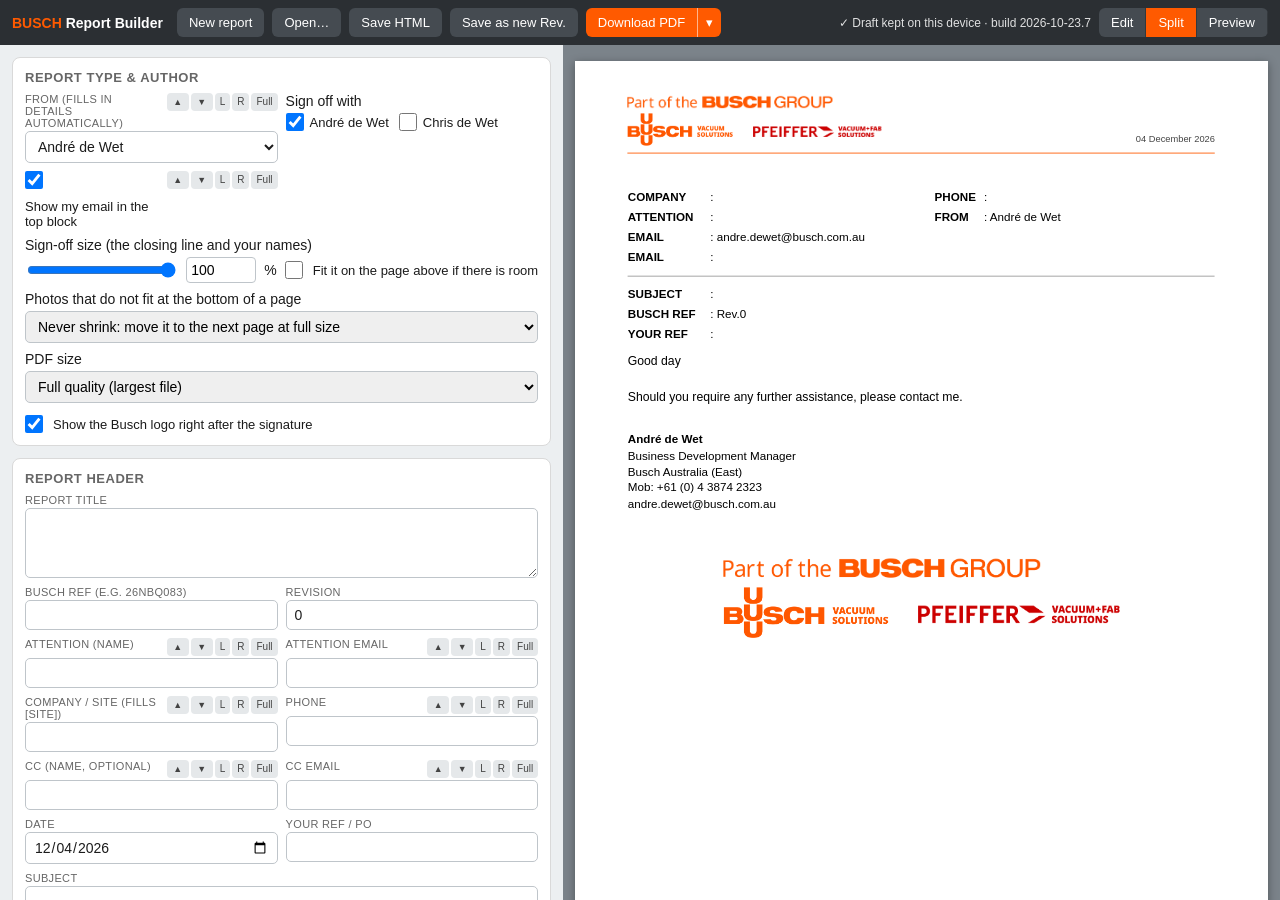
<file: br-ecefe6d4ec16e7439cd5bf52/index.html>
<!DOCTYPE html>
<html lang="en">
<head>
<meta charset="utf-8">
<meta name="viewport" content="width=device-width, initial-scale=1">
<meta name="color-scheme" content="light">
<meta name="darkreader-lock">
<title>Busch Report Builder</title>
<style>
:root{color-scheme:light;--orange:#ff5a00;--ink:#1b1b1b;--mute:#666;--line:#d9d9d9;--bg:#eceff1;--card:#fff;--ui:#2b2f33}
*{box-sizing:border-box}
html,body{margin:0;height:100%}
body{font-family:Arial,Helvetica,sans-serif;color:var(--ink);background:var(--bg);font-size:14px}
button,input,select,textarea{font:inherit}
/* ---------- app shell ---------- */
#app{display:flex;flex-direction:column;height:100vh}
#bar{display:flex;flex-wrap:wrap;gap:8px;align-items:center;padding:8px 12px;background:var(--ui);color:#fff}
#bar .brand{font-weight:700;margin-right:6px}
#bar .brand b{color:var(--orange)}
#bar .sp{flex:1}
.btn{border:0;border-radius:6px;padding:7px 12px;background:#454b51;color:#fff;cursor:pointer;font-size:13px}
.btn:hover{background:#565d64}
.btn.pri{background:var(--orange)}
.btn.pri:hover{background:#e04e00}
.btn.sm{padding:4px 8px;font-size:12px}
.btn.ghost{background:#e5e8ea;color:#222}
.btn.ghost:hover{background:#d5d9dc}
.btn.del{background:#f3d6d3;color:#8a1c12}
.seg{display:inline-flex;border-radius:6px;overflow:hidden}
.seg button{border-radius:0;margin:0;border-right:1px solid #33383c}
.seg button.on{background:var(--orange)}
#status{font-size:12px;opacity:.85}
#split{flex:1;display:flex;min-height:0}
#edit{width:44%;min-width:340px;overflow:auto;padding:12px;background:var(--bg)}
#prevPane{flex:1;overflow-y:auto;overflow-x:hidden;background:#7b838a;padding:16px 0}
body.mode-edit #prevPane{display:none}body.mode-edit #edit{width:100%}
body.mode-prev #edit{display:none}
@media (max-width:900px){#edit{width:100%}body.mode-split #prevPane{display:none}}
/* ---------- editor ---------- */
.card{background:var(--card);border:1px solid var(--line);border-radius:8px;padding:12px;margin-bottom:12px}
.card h3{margin:0 0 8px;font-size:13px;letter-spacing:.04em;text-transform:uppercase;color:var(--mute)}
.grid{display:grid;grid-template-columns:1fr 1fr;gap:8px}
.grid .full{grid-column:1/-1}
label.f{position:relative;display:block;font-size:11px;color:var(--mute);text-transform:uppercase;letter-spacing:.03em}
label.f input,label.f select,label.f textarea{display:block;width:100%;margin-top:2px;padding:6px 8px;border:1px solid #bfc5ca;border-radius:5px;background:#fff;color:var(--ink);font-size:14px;text-transform:none;letter-spacing:0}
label.f textarea{resize:vertical;min-height:70px;line-height:1.4}
.lh{display:flex;justify-content:space-between;align-items:flex-start;gap:6px}
.lt{min-width:0;flex:1}
.mvs{display:flex;gap:2px;flex:none}
.mvb{border:0;background:#e5e8ea;color:#444;border-radius:4px;width:22px;height:18px;font-size:9px;line-height:1;cursor:pointer;padding:0}
.mvb:hover{background:var(--orange);color:#fff}
.sec{border-left:4px solid var(--orange)}
.sec .hd{display:flex;gap:6px;align-items:center;margin-bottom:8px}
.sec .hd input{min-width:0;flex:1;font-weight:700;padding:6px 8px;border:1px solid #bfc5ca;border-radius:5px}
.sec .hd .btn{flex:none}
.grp{border:2px dashed var(--orange);background:#fff4ec;border-radius:8px;padding:6px 8px 2px;margin:10px 0}
.grp .gtag{font-size:11px;font-weight:700;color:#c44600;text-transform:uppercase;letter-spacing:.04em;margin-bottom:2px}
.grp .blk{background:#fff;margin:6px 0}
.blk{border:1px solid var(--line);border-radius:6px;padding:8px;margin:8px 0;background:#fafbfb}
.blk .bh{display:flex;gap:6px;align-items:center;margin-bottom:6px;font-size:12px;color:var(--mute);text-transform:uppercase}
.blk .bh span{flex:1}
.adds{display:flex;flex-wrap:wrap;gap:6px;margin-top:8px}
.row2{display:grid;grid-template-columns:1fr 1.4fr auto;gap:6px;margin-bottom:4px}
.row2 input{padding:5px 7px;border:1px solid #bfc5ca;border-radius:5px;min-width:0}
.thumbs{display:grid;grid-template-columns:repeat(auto-fill,minmax(150px,1fr));gap:8px}
.th{border:1px solid var(--line);border-radius:6px;padding:6px;background:#fff}
.thsm{position:relative}
.thc{position:absolute;top:4px;left:4px;width:20px;height:20px;margin:0;cursor:pointer;accent-color:#2a7de1}
.thsm.msel{box-shadow:0 0 0 3px #2a7de1}
.thsm.dragging{opacity:.4}
.thsm.dropL{box-shadow:-5px 0 0 #ff6a00}
.thsm.dropR{box-shadow:5px 0 0 #ff6a00}
.thx{position:absolute;top:3px;right:3px;width:22px;height:22px;padding:0;line-height:20px;border:0;border-radius:50%;background:rgba(255,255,255,.92);color:#b33;font-size:13px;font-weight:700;cursor:pointer;box-shadow:0 1px 3px rgba(0,0,0,.4)}
.thx:hover{background:#b33;color:#fff}
.thsm img{width:100%;display:block;border-radius:3px}
.thsm.sel{outline:3px solid #ff6a00;outline-offset:1px}
.selpanel{margin-top:8px;border:2px solid #ff6a00;max-width:520px}
.th img{width:100%;height:90px;object-fit:cover;border-radius:4px;display:block}
.th textarea{width:100%;margin-top:4px;min-height:48px;padding:4px;border:1px solid #bfc5ca;border-radius:4px;font-size:12px;resize:vertical}
.th .tb{display:flex;gap:4px;margin-top:4px}
.vibgrid{display:grid;grid-template-columns:1.2fr 1fr 1fr 1fr;gap:4px;align-items:center;font-size:12px}
.vibgrid input{padding:5px;border:1px solid #bfc5ca;border-radius:5px;min-width:0;width:100%}
.hint{font-size:12px;color:var(--mute);margin:4px 0}
.svc{position:relative}
.svcsum{list-style:none;cursor:pointer;padding:5px 7px;border:1px solid #bfc5ca;border-radius:5px;background:#fff;color:var(--ink);min-height:30px;display:flex;align-items:center}
.svcsum::-webkit-details-marker{display:none}
.svcsum.empty{color:#8a9097}
.svcpop{position:absolute;z-index:20;left:0;right:0;top:100%;margin-top:2px;background:#fff;border:1px solid #bfc5ca;border-radius:6px;padding:8px;box-shadow:0 4px 14px rgba(0,0,0,.18)}
.svcopt{display:inline-flex;align-items:center;gap:8px;width:fit-content;padding:3px 0;margin-right:14px;cursor:pointer;font-size:13px}
.svcopt input{width:18px;height:18px;margin:0;flex:none}
.pdfsplit{display:inline-flex}
.pdfsplit #bPdf{border-top-right-radius:0;border-bottom-right-radius:0}
.pdfsplit #bPdfMenu{border-top-left-radius:0;border-bottom-left-radius:0;border-left:1px solid rgba(255,255,255,.55);padding-left:8px;padding-right:8px}
.pdfmenu{position:fixed;z-index:70;display:none;background:#fff;color:#1b1b1b;border:1px solid #bfc5ca;border-radius:8px;box-shadow:0 4px 16px rgba(0,0,0,.25);padding:6px;min-width:260px;font-size:14px}
.pdfmenu button{display:block;width:100%;text-align:left;border:0;background:#fff;padding:9px 12px;font-size:14px;cursor:pointer;border-radius:6px}
.pdfmenu button:hover{background:#fff0e6}
.pdfmenu button.cur{font-weight:700}
.pdfmenu .est{padding:4px 12px 6px;color:#555;font-size:12px}
.ctxmenu{position:fixed;z-index:60;display:none;background:#fff;border:1px solid #bfc5ca;border-radius:8px;box-shadow:0 4px 16px rgba(0,0,0,.25);padding:4px}
.ctxmenu button{display:block;border:0;background:#fff;padding:8px 14px;font-size:14px;cursor:pointer;border-radius:6px;white-space:nowrap}
.ctxmenu button:hover{background:#ffe9dc}
@keyframes flashkf{0%{box-shadow:0 0 0 4px rgba(255,90,0,.75)}100%{box-shadow:0 0 0 4px rgba(255,90,0,0)}}
.flash{animation:flashkf 1.5s ease-out;border-radius:8px}
table.gt{width:100%;border-collapse:collapse;table-layout:fixed;margin:0;font-size:10pt;break-inside:avoid}
table.gt td{border:1px solid #777;border-top:none;padding:1.5mm 2mm;vertical-align:top;white-space:pre-wrap;overflow-wrap:anywhere}
table.gt.first td{border-top:1px solid #777}
table.gt.head td{font-weight:700;background:#f0f0f0}
table.gt.last{margin-bottom:3mm}
.itemwrap.collapsed .itemarea{display:none}
.blk.bcol>:not(.bh){display:none}
.blk .bsum{display:none;color:#666;font-weight:400;font-size:12px;overflow:hidden;text-overflow:ellipsis;white-space:nowrap;min-width:0;flex:1 1 auto}
.blk.bcol .bsum{display:inline}
.blk.bcol .bh{margin-bottom:0}
.blk.bcol .bh span:first-of-type{flex:none}
.csum{display:none;margin:0 0 8px 34px;font-size:12px;color:var(--mute)}
.itemwrap.collapsed .csum{display:block}
.modal{position:fixed;inset:0;background:rgba(0,0,0,.45);display:flex;align-items:center;justify-content:center;z-index:80}
.mbox{background:#fff;border-radius:10px;padding:18px;width:92%;max-width:540px;max-height:90vh;overflow:auto;box-shadow:0 8px 30px rgba(0,0,0,.35);font-size:14px}
.itemwrap{margin-bottom:2px}
.itemarea{margin:2px 0 10px 14px;padding-left:10px;border-left:3px solid var(--orange)}
.chk{display:flex;align-items:center;gap:10px;flex-wrap:wrap;font-size:13px;margin-top:4px}
.chk input[type=checkbox],.blk input[type=checkbox]{width:18px;height:18px;flex:none;margin:0;cursor:pointer}
/* ---------- the paper (preview == PDF) ---------- */
#scaler{transform-origin:top left;width:794px}
.page{position:relative;width:210mm;height:297mm;background:#fff;color:#000;margin:0 0 18px;overflow:hidden;font-family:Arial,Helvetica,sans-serif;font-size:10.5pt;line-height:1.38;box-shadow:0 2px 10px rgba(0,0,0,.35)}
.pg-head{position:absolute;left:16mm;right:16mm;top:7mm;height:21mm;display:flex;justify-content:space-between;align-items:flex-end;border-bottom:1.5px solid var(--orange);padding-bottom:2mm}
.lockup{display:flex;flex-direction:column;gap:1.6mm}
.lockup img{display:block;height:auto}
.lockup .top{width:62mm}
.lockup .row{display:flex;align-items:center;gap:6mm}
.lockup .bu{width:32mm}
.lockup .pf{width:39mm;position:relative;top:.55mm}
.endlogo{margin-top:14mm;text-align:center}
.endlogo .lockup{display:inline-flex;align-items:flex-start;text-align:left;gap:3mm}
.endlogo .lockup .top{width:96mm}
.endlogo .lockup .row{gap:9mm}
.endlogo .lockup .bu{width:50mm}
.endlogo .lockup .pf{width:61mm}
.pg-head .ref{font-size:8pt;color:#444;text-align:right;line-height:1.3}
.pg-body{position:absolute;left:16mm;right:16mm;top:33mm;height:230mm;overflow:hidden}
.pg-foot{position:absolute;left:16mm;right:16mm;bottom:5mm;font-size:5.8pt;line-height:1.35;color:#222;border-top:1px solid #bbb;padding-top:1.2mm}
.pg-foot .pn{text-align:right;font-size:8pt;color:#000;margin-bottom:.8mm}
.pg-foot .l1{font-size:7pt;margin-bottom:1.4mm}
.pg-foot .l2{display:grid;grid-template-columns:34mm 1fr;gap:3mm;font-size:6.8pt;margin-bottom:1.4mm}
.pg-foot .sep{margin:0 1.2mm}
.pg-foot a{color:#0b5cad;text-decoration:underline}
.pg-foot .world{font-size:5.6pt;color:#444}
.doc-title{font-size:17pt;font-weight:700;text-align:center;margin:2mm 0 6mm;line-height:1.2}
.hdr{display:grid;grid-template-columns:23mm minmax(0,1fr) auto minmax(0,1fr);column-gap:2mm;row-gap:1.2mm;font-size:10pt;margin-bottom:3mm}
.hdr .k{font-weight:700}
.hdr .kw{grid-column:1}
.hdr .wide{grid-column:2/-1;overflow-wrap:anywhere}
.hdr2{font-size:10pt;margin-bottom:3mm}
.hdr2 .grp2{display:grid;grid-template-columns:minmax(0,1fr) minmax(0,1fr);column-gap:8mm;margin-bottom:1.2mm}
.hdr2 .side{display:grid;grid-template-columns:max-content minmax(0,1fr);column-gap:2mm;row-gap:1.2mm;align-content:start}
.hdr2 .side.l{grid-template-columns:23mm minmax(0,1fr)}
.hdr2 .wide2{display:grid;grid-template-columns:23mm minmax(0,1fr);column-gap:2mm;margin-bottom:1.2mm}
.hdr2 .hrow2{display:grid;grid-template-columns:minmax(0,1fr) minmax(0,1fr);column-gap:8mm;margin-bottom:1.2mm}
.hdr2 .cell{display:grid;column-gap:2mm;align-items:start}
.mvb.sd{width:auto;padding:0 5px;font-size:10px}
.mvb.sd.on{background:var(--orange);color:#fff}
.hdr2 .k{font-weight:700}
.hdr2 .v{overflow-wrap:anywhere}
.hdr.subj{border-top:1px solid #999;padding-top:3mm;grid-template-columns:23mm 1fr}
.hdr .v{word-break:break-word;padding-right:4mm}
.revbox{border:1px solid #999;padding:2mm 3mm;font-size:9pt;margin-bottom:4mm;background:#fff6ef}
.p{margin:0 0 3mm;white-space:pre-wrap;overflow-wrap:break-word}
.h1{font-size:12.5pt;font-weight:700;text-transform:uppercase;margin:4mm 0 3mm;padding-bottom:1mm;border-bottom:1.5px solid var(--orange);break-after:avoid}
.items{margin:0 0 4mm}
.items div{display:grid;grid-template-columns:24mm 1fr;margin-bottom:1.2mm}
.items b{font-weight:700}
ul.bl{margin:0 0 3mm;padding-left:6mm}
ul.bl li{margin-bottom:1mm;white-space:pre-wrap}
table.kv,table.vib{border-collapse:collapse;margin:0 0 3mm;font-size:10pt}
table.kv td{padding:.8mm 3mm .8mm 0;vertical-align:top}
table.kv td:first-child{width:60mm;font-weight:700}
table.vib{width:100%}
table.vib th,table.vib td{border:1px solid #777;padding:1.2mm 2mm;text-align:center}
table.vib th{background:#f0f0f0}
table.vib td:first-child,table.vib th:first-child{text-align:left}
.note{font-size:9pt;color:#222;margin:0 0 3mm;white-space:pre-wrap}
.gstart{margin-top:7mm}
.pg-body>:first-child{margin-top:0!important}
.nbox{border-left:1.2mm solid var(--orange);background:#fff4ec;padding:2.5mm 3mm;font-size:10pt;line-height:1.35;white-space:pre-wrap;overflow-wrap:anywhere;box-sizing:border-box}
.pcrop{position:fixed;inset:0;background:rgba(0,0,0,.45);z-index:85}
.pcbox{position:absolute;background:#fff;border-radius:8px;padding:10px;box-shadow:0 8px 30px rgba(0,0,0,.4);max-height:94vh;overflow:auto;box-sizing:border-box;font-size:14px}
.bub{position:relative;box-sizing:border-box;background:#fff4ec;border:1.5px solid var(--orange);border-radius:3mm;padding:2.5mm 3.5mm;font-size:10pt;line-height:1.35;white-space:pre-wrap;overflow-wrap:anywhere;text-align:left}
.bub:before{content:"";position:absolute;width:9px;height:9px;background:#fff4ec;border:1.5px solid var(--orange);transform:rotate(45deg)}
.bub.beside:before{left:-6px;top:calc(50% - 5px);border-top:0;border-right:0}
.bub.below:before{left:22px;top:-6px;border-bottom:0;border-right:0}
.zrow{position:relative}
.zbd{position:absolute;border:.6mm solid var(--orange);box-sizing:border-box}
.zimg{background-repeat:no-repeat;background-color:#fff}
.zcaps{display:flex;margin-top:1.2mm}
.zcaps .cap{margin-top:0}
.th.wide{grid-column:1/-1}
.ntile{aspect-ratio:4/3;box-sizing:border-box;overflow:hidden;background:#fff4ec;border-left:4px solid var(--orange);border-radius:4px;padding:5px 6px;font-size:11px;line-height:1.25;color:#222;white-space:pre-wrap;overflow-wrap:anywhere}
.ntile b{display:block;color:#c44600;font-size:10px;margin-bottom:2px}
.thsm .ntile{pointer-events:none}
.nthumb{height:50px;display:flex;align-items:center;justify-content:center;background:#fff4ec;border:1px dashed var(--orange);border-radius:4px;color:#c44600;font-weight:700;font-size:12px;margin-bottom:4px}
.zsel{position:relative;touch-action:none;cursor:crosshair;user-select:none;margin:4px 0}
.zsel img{width:100%;height:auto;display:block;object-fit:fill;border-radius:0}
.zrect{position:absolute;border:2px solid var(--orange);background:rgba(255,90,0,.15);pointer-events:none}
.phrow{display:flex;gap:4mm;margin-bottom:4mm;align-items:flex-start}
.ph{break-inside:avoid;flex:none;min-width:0}
.ph .im{width:100%;display:flex;align-items:center;justify-content:center;overflow:hidden}
.ph img{display:block}
.ph .cap{overflow-wrap:anywhere;width:100%}
.ph .cap{text-align:center;font-size:9pt;margin-top:1.2mm;white-space:pre-wrap;color:#222}
.sign{margin-top:8mm;display:grid;grid-template-columns:1fr 1fr;gap:8mm;font-size:10pt}
.sign .nm{font-weight:700}
.sign .ph2{white-space:pre-wrap}
.measure{position:absolute;left:-9999px;top:0}
/* ---------- print: only the pages, exactly as previewed ---------- */
@page{size:A4;margin:0}
@media print{
  html,body{height:auto;background:#fff}
  #bar,#edit,#toast,.ctxmenu,.modal,.pcrop{display:none!important}
  #app,#split{display:block;height:auto}
  #prevPane{display:block!important;overflow:visible;padding:0;background:#fff}
  #scaler{transform:none!important;width:auto;margin:0!important;height:auto!important}
  .page{margin:0;box-shadow:none;break-after:page;page-break-after:always}
  .page:last-child{break-after:auto;page-break-after:auto}
  *{-webkit-print-color-adjust:exact;print-color-adjust:exact}
}
#toast{position:fixed;left:50%;bottom:20px;transform:translateX(-50%);background:#222;color:#fff;padding:10px 16px;border-radius:8px;max-width:90%;z-index:9;display:none;font-size:13px}
</style>
</head>
<body class="mode-split">
<div id="app">
  <div id="bar">
    <span class="brand"><b>BUSCH</b> Report Builder</span>
    <button class="btn" id="bNew">New report</button>
    <button class="btn" id="bOpen">Open…</button>
    <input type="file" id="fOpen" accept=".html,.htm,.json" hidden>
    <button class="btn" id="bSave">Save HTML</button>
    <button class="btn" id="bRev">Save as new Rev.</button>
    <span class="pdfsplit"><button class="btn pri" id="bPdf">Download PDF</button><button class="btn pri" id="bPdfMenu" title="Choose the PDF size: full quality, or small enough for email" aria-label="PDF size">&#9662;</button></span>
    <span class="sp"></span>
    <span id="status"></span>
    <span class="seg"><button class="btn" data-m="edit">Edit</button><button class="btn on" data-m="split">Split</button><button class="btn" data-m="prev">Preview</button></span>
  </div>
  <div id="split">
    <div id="edit"></div>
    <div id="prevPane"><div id="scaler"><div id="pages"></div></div></div>
  </div>
</div>
<div id="toast"></div>
<script type="application/json" id="saved-data"></script>
<script>window.LOGO_TOP="[data-uri]";window.LOGO_BUSCH="[data-uri]";window.LOGO_PF="[data-uri]";</script>
<script>
/* ============================================================
   Busch Report Builder — one self-contained file.
   Saved reports are a copy of this file with the report inside it.
   ============================================================ */
var APP_BUILD="2026-10-23.7";
var SRC="<!DOCTYPE html>\n"+document.documentElement.outerHTML;   /* captured before anything is drawn */

var PEOPLE={
  andre:{name:"André de Wet",title:"Business Development Manager",region:"Busch Australia (East)",mob:"+61 (0) 4 3874 2323",email:"andre.dewet@busch.com.au"},
  chris:{name:"Chris de Wet",title:"Business Development Manager",region:"Busch Australia (West)",mob:"+61 (0) 4 4701 4463",email:"chris.dewet@busch.com.au"}
};
var BRANCHES=[
 ["Registered Office","30 Lakeside Drive","Broadmeadows, VIC 3047, Australia","Telephone: +61 3 9355 0600","Fax: +61 3 9355 0699"],
 ["Branch NSW","Unit 1, 3 Cullen Place","Smithfield, NSW 2164, Australia","Telephone: +61 2 9609 6690","Fax: +61 2 9609 6680"],
 ["Branch QLD","8-10 Commerce Circuit","Yatala, QLD 4207, Australia","Telephone: +61 7 3807 2766","Fax: +61 7 3807 2566"],
 ["Branch WA","Unit 14, 24 Baile Road","Canning Vale, WA 6155, Australia","Telephone: +61 8 9456 4233","Fax: +61 8 9456 4236"],
 ["Branch NZ","Unit D, 41 Arrenway Drive","Albany 0632, New Zealand","Telephone: +64 9 414 7782","Fax: +64 9 414 7783"]
];
var WORLD_COUNTRIES="Argentina Australia Austria Bangladesh Belgium Bolivia Brazil Canada Chile China Colombia Czech Republic Denmark Estonia Finland France Germany Hungary India Ireland Israel Italy Japan Korea Malaysia Mexico Netherlands New Zealand Norway Peru Poland Portugal Romania Russia Singapore South Africa Spain Sweden Switzerland Taiwan Thailand Turkey United Arab Emirates United Kingdom United States of America";

/* ---------- templates (built from the nine previous reports) ---------- */
var PUMP_ROWS=[["Manufacturer",""],["Model/Size",""],["Serial Number",""],["Plant",""],["Pump Duty",""],["Position Number",""],["Year of Manufacture/overhaul",""],["Pump Speed",""]];
var VIB_NOTE="Liquid ring vacuum pump bearing vibration allowance is 4.5 mm/sec.";
var CHEM_INTRO=[
"The de-scaler is a non-toxic, non-corrosive, non-flammable, non-injurious tar oil base solvent, heavily fortified with wetting and penetrating agents used for the rapid removal of water scale, lime and rust deposits found on the water side of any equipment that is water cooled, water heated or water operated, in any manner.",
"The de-scaler is biodegradable which allows for expended solution to be disposed of through regular sewer systems with a water flush.",
"The solution is non-toxic, non-corrosive, non-flammable and non-injurious to personnel when used as directed at any temperature within operating limits. (Not to exceed 48°C and used in accordance with SDS and site requirements)",
"The solution does not corrode, erode, attack, pit, oxidize or have other effects on metals or materials such as copper, fibre, plastic, iron, steel, rubber, lead or other materials or metals found in water heated, water-cooled or water operated equipment when used as directed."
].join("\n\n");

var TEMPLATES={
 blank:{
  label:"Blank",title:"",subject:"",intro:"",
  sections:function(){return [];}
 },
 test:{
  label:"Test & Scope  (performance test + internal inspection)",
  title:"PERFORMANCE TEST AND PUMP INSPECTION\nFEEDBACK REPORT",
  subject:"BUSCH Field service feedback report - TEST & SCOPE VACUUM PUMPS",
  intro:"Thank you for the opportunity for Busch Vacuum Solutions to test and inspect the liquid ring vacuum pumps at [SITE]. Please find our report outlining the pump tests and internal inspections below.\n\nPlease note that the test method, test manipulation and report are all based on the OEM and not on the pump manufacturer's design.",
  sections:function(){return [
   {title:"BASIS OF THE INSPECTION",newPage:false,blocks:[
     {t:"text",text:"The internal inspection feedback is mostly based on the condition of the rotor blade tips which, when wear has taken place, will show the tips to be rounded and pitted. Any cavitation damage will also show in this area. In addition, the condition of the inner rotor blades, which run closest to the cone inlet (top of cone) and outlet ports (bottom of cone), is reported.\n\nThe cone-to-rotor clearance is the most important as it dictates the vacuum performance of the pump."}]},
   pumpSection("REPORT ON PUMP # 1",false)
  ].concat([
   {title:"GENERAL OBSERVATIONS AND SUGGESTIONS",newPage:false,blocks:[{t:"text",text:""}]},
   conclusion("")
  ]);}
 },
 flush:{
  label:"Chemical Flush / Descaling",
  title:"VACUUM PUMP CHEM-FLUSH FEEDBACK REPORT",
  subject:"Liquid ring vacuum pump chemical flush feedback report",
  intro:"We thank you for the opportunity presented to Busch Vacuum Solutions to perform on-site services, chemically flushing the liquid ring vacuum pump at [SITE].",
  sections:function(){return [
   {title:"INTRODUCTION TO BUSCH LIQUID RING VACUUM PUMP FLUSH CHEMICAL",newPage:false,blocks:[{t:"text",text:CHEM_INTRO}]},
   {title:"PUMP DETAILS",newPage:false,blocks:[{t:"kv",rows:[["Manufacturer",""],["Size",""],["Plant",""],["Position Number",""]]}]},
   {title:"PRE-FLUSH PHOTOS",newPage:false,blocks:[{t:"photos",cols:2,layout:"fill",fillSame:true,items:[]}]},
   {title:"PUMP FLUSH IN PROGRESS",newPage:false,blocks:[
     {t:"photos",cols:2,layout:"fill",fillSame:true,items:[]},
     {t:"text",text:"The chemical is introduced and recirculated through the pump for a nominated period. After the shift change the valves are shut and the chemical remains in the pump overnight."}]},
   {title:"POST-FLUSH PHOTOS",newPage:false,blocks:[{t:"photos",cols:2,layout:"fill",fillSame:true,items:[]}]},
   {title:"ADDITIONAL WORKS COMPLETED",newPage:false,blocks:[{t:"bullets",text:""},{t:"photos",cols:2,layout:"fill",fillSame:true,items:[]}]},
   conclusion("Busch Vacuum Solutions would like to take the opportunity to thank all involved at [SITE].")
  ];}
 },
 service:{
  label:"Field Service  (bearing change, overhaul, repair)",
  title:"FIELD SERVICE FEEDBACK REPORT",
  subject:"Busch Field service report",
  intro:"Thank you for the opportunity for Busch Vacuum Solutions to offer our field services at [SITE]. This feedback report is based on the recent service work on the pump detailed below, and our recommendations are for your kind perusal.",
  sections:function(){return [
   {title:"PUMP DETAILS",newPage:false,blocks:[{t:"kv",rows:[["Manufacturer",""],["Model/Size",""],["Serial Number",""],["Plant",""],["Position Number",""]]}]},
   {title:"OVERVIEW OF THE WORK COMPLETED",newPage:false,blocks:[{t:"text",text:""},{t:"photos",cols:2,layout:"fill",fillSame:true,items:[]}]},
   {title:"OTHER FINDINGS AND RECOMMENDATIONS",newPage:false,blocks:[{t:"bullets",text:""}]},
   conclusion("")
  ];}
 }
};
function pumpSection(title,newPage){return {title:title,newPage:newPage!==false,blocks:[
  {t:"kv",rows:PUMP_ROWS.map(function(r){return r.slice();})},
  {t:"vib",de:["","","",""],nde:["","","",""],note:VIB_NOTE},
  {t:"text",text:""},
  {t:"photos",cols:2,layout:"fill",fillSame:true,items:[]}
]};}
function conclusion(txt){return {title:"CONCLUSION",newPage:false,blocks:[{t:"text",text:txt}]};}

function newReport(key,from){
  var T=TEMPLATES[key];
  return {v:1,template:key,from:from||"andre",signers:[from||"andre"],
    ref:"",rev:"0",revNote:"",date:todayISO(),
    title:T.title,attn:"",company:"",attnEmail:"",phone:"",cc:"",ccEmail:"",
    subject:T.subject,yourRef:"",greeting:"Good day",intro:T.intro,sections:T.sections(),items:blankItems(),itemsV:5,pump:{on:false,rows:pumpRowsDefault()},itemsBlocks:[],hdrOrder:["company","phone","attn","from","fromEmail","attnEmail","cc","ccEmail","date"],hdrSide:{},photoFit:"move",photoFitV:2,photoHV:2,hdrHide:{date:true}};
}
function todayISO(){var d=new Date();return d.getFullYear()+"-"+p2(d.getMonth()+1)+"-"+p2(d.getDate());}
function p2(n){return (n<10?"0":"")+n;}
var MONTHS=["January","February","March","April","May","June","July","August","September","October","November","December"];
function fmtDate(iso){var m=/^(\d{4})-(\d\d)-(\d\d)$/.exec(iso||"");return m?(m[3]+" "+MONTHS[+m[2]-1]+" "+m[1]):(iso||"");}

/* ---------- state ---------- */
var S=null,dirty=false,embedded=false,DRAFT_KEY="busch-report-draft-v1";
function el(tag,attrs,kids){
  var e=document.createElement(tag);
  for(var k in (attrs||{})){
    var v=attrs[k];
    if(k==="class")e.className=v;else if(k==="text")e.textContent=v;else if(k.indexOf("on")===0)e.addEventListener(k.slice(2),v);else if(v!==false&&v!=null)e.setAttribute(k,v);
  }
  [].concat(kids||[]).forEach(function(c){if(c==null)return;e.appendChild(typeof c==="string"?document.createTextNode(c):c);});
  return e;
}
function toast(m){var t=document.getElementById("toast");t.textContent=m;t.style.display="block";clearTimeout(toast.h);toast.h=setTimeout(function(){t.style.display="none";},4500);}
function changed(){dirty=true;setStatus();clearTimeout(snapTimer);snapTimer=setTimeout(commitSnap,500);clearTimeout(changed.h);changed.h=setTimeout(function(){renderPreview();autosave();},180);}
function setStatus(){document.getElementById("status").textContent=(embedded?(dirty?"● Not saved to a file yet (a recovery copy is kept) - use Save HTML":"✓ Saved"):"✓ Draft kept on this device")+" · build "+APP_BUILD;}
/* Drafts live in this browser's IndexedDB (roomy enough for photos) and survive app updates. localStorage is only a fallback. */
function idb(){return new Promise(function(res,rej){var r=indexedDB.open("busch-report-builder",1);r.onupgradeneeded=function(){r.result.createObjectStore("kv");};r.onsuccess=function(){res(r.result);};r.onerror=function(){rej(r.error);};});}
function idbSet(k,v){return idb().then(function(db){return new Promise(function(res,rej){var t=db.transaction("kv","readwrite");t.objectStore("kv").put(v,k);t.oncomplete=function(){res();};t.onerror=function(){rej(t.error);};});});}
function idbGet(k){return idb().then(function(db){return new Promise(function(res,rej){var q=db.transaction("kv").objectStore("kv").get(k);q.onsuccess=function(){res(q.result);};q.onerror=function(){rej(q.error);};});});}
var lastSaved="";
var EMBKEY=null;   /* recovery copy of a saved file that is open: stored in this browser, keyed to that file's content */
function strHash(s){var h=5381;for(var i=0;i<s.length;i++)h=((h<<5)+h+s.charCodeAt(i))|0;return (h>>>0).toString(36)+"-"+s.length;}
function autosave(){
  if(embedded){
    if(!EMBKEY||!S)return;
    var j=JSON.stringify(S);if(j===lastSaved)return;
    idbSet(EMBKEY,{t:Date.now(),data:JSON.parse(j)}).then(function(){lastSaved=j;}).catch(function(){});
    return;
  }
  var json=JSON.stringify(S);if(json===lastSaved)return;
  var snap=JSON.parse(json);
  idbSet("draft",snap).then(function(){lastSaved=json;setStatus();}).catch(function(){try{localStorage.setItem(DRAFT_KEY,json);lastSaved=json;}catch(e){toast("Could not save a draft on this device - use Save HTML to keep your work.");}});
}
function backupDraft(){if(embedded||!S)return;try{idbSet("previous",JSON.parse(JSON.stringify(S)));}catch(e){}}
/* fill in anything a newer version of the app expects, so older drafts keep working */
function migrateToItems(d){
  d.items=d.items||[];d.sections=d.sections||[];
  d.items.forEach(function(r){if(!r.id)r.id=newItemId();});
  var filled=function(r){return !r.svc&&itemText(r).trim();};
  var isPump=function(r){return filled(r)&&/pump\s*details/i.test(r.text||"");};
  var hasKv=function(r){return (r.blocks||[]).some(function(b){return b.t==="kv";});};
  var give=function(r,blocks){r.blocks=(r.blocks||[]).concat(blocks);};
  var P=d.pump;
  if(P&&P.on&&P.rows&&P.rows.some(function(x){return (x[1]||"").trim();})){
    var tgt=null;
    d.items.forEach(function(r){if(!tgt&&P.item&&r.id===P.item&&filled(r))tgt=r;});
    d.items.forEach(function(r){if(!tgt&&isPump(r))tgt=r;});
    if(tgt){give(tgt,[{t:"kv",rows:P.rows.map(function(x){return [x[0],x[1]];})}]);P.on=false;}
  }
  var keep=[];
  d.sections.forEach(function(s){
    var tgt=null,t=(s.title||"").trim().toLowerCase();
    d.items.forEach(function(r){if(!tgt&&s.item&&r.id===s.item&&filled(r))tgt=r;});
    d.items.forEach(function(r){if(!tgt&&filled(r)&&(r.text||"").trim().toLowerCase()===t)tgt=r;});
    if(!tgt&&(s.blocks||[]).some(function(b){return b.t==="kv";}))d.items.forEach(function(r){if(!tgt&&isPump(r)&&!hasKv(r))tgt=r;});
    if(tgt)give(tgt,s.blocks||[]);else keep.push(s);
  });
  d.sections=keep;
}
function convertColsBlocks(d){
  var lists=[d.itemsBlocks||[]];
  (d.items||[]).forEach(function(r){if(r.blocks)lists.push(r.blocks);});
  (d.sections||[]).forEach(function(s){if(s.blocks)lists.push(s.blocks);});
  lists.forEach(function(l){l.forEach(function(b,i){
    if(b.t!=="cols")return;
    var n=Math.max(2,Math.min(4,b.n||2)),cs=(b.cols||[]).slice(0,n);
    var lines=cs.map(function(c){return String(c.text||"").split("\n").filter(function(x){return x.trim();});});
    var m=Math.max(1,Math.max.apply(null,lines.map(function(x){return x.length;}))),rows=[];
    for(var k=0;k<m;k++)rows.push(lines.map(function(x){return x[k]||"";}));
    l[i]={t:"table",head:false,cols:n,rows:rows};
  });});
}
function normalise(d,isDraft){
  var needPumpRestore=!d.pump;
  var convert=!d.itemsV&&d.sections;   /* drafts from before the typed-in index */
  if(d.photoFitV!==2&&d.photoFit==="shrink")d.photoFit="move";   /* "shrink" was only the old default: reports saved before now stop shrinking photos (choose it again in the drop-down if wanted) */
  if(d.photoHV!==2){   /* photos saved at the old 70mm starting size become 60mm, the new starting size */
    var fixH=function(bl){(bl||[]).forEach(function(b){if(b.t==="photos")(b.items||[]).forEach(function(i){if(i.kind!=="note"&&i.h===70)i.h=60;});});};
    (d.items||[]).forEach(function(r){fixH(r.blocks);});fixH(d.itemsBlocks);(d.sections||[]).forEach(function(s){fixH(s.blocks);});
  }
  var base=newReport(d.template&&TEMPLATES[d.template]?d.template:"test",d.from||"andre");
  Object.keys(base).forEach(function(k){if(d[k]===undefined)d[k]=base[k];});
  convertColsBlocks(d);
  if(needPumpRestore&&isDraft)d.pumpRestore=true;   /* bring back typed pump details from the backup once */
  if(!PEOPLE[d.from])d.from="andre";
  if(convert){
    var byId={};d.sections.forEach(function(s){if(s.id)byId[s.id]=s;});
    if(d.itemsCustom&&d.items&&d.items.length)d.items=d.items.map(function(r){var s=r.sid&&byId[r.sid];return {label:r.label||"",text:(r.text||"").trim()?r.text:(s?s.title:"")};});
    else if(d.sections.length)d.items=d.sections.map(function(s){return {label:"",text:s.title};});
    else d.items=blankItems();
    d.itemsV=2;
  }
  /* the working draft on this device: empty the index list once, back to the grey examples (saved reports are left alone) */
  if(isDraft&&d.itemsV<3){d.items=blankItems();d.itemsV=3;}
  if(isDraft&&d.itemsV<4){
    /* remove the sections the old templates filled in, keeping any that hold photos; the previous draft is kept as a backup */
    try{idbSet("previous",JSON.parse(JSON.stringify(d)));}catch(e){}
    d.sections=(d.sections||[]).filter(function(s){return (s.blocks||[]).some(function(b){return b.t==="photos"&&b.items&&b.items.length;});});
    d.itemsV=4;
  }
  if(isDraft&&d.itemsV<5){migrateToItems(d);d.itemsV=5;}
  if(isDraft&&d.hdrOrder&&d.hdrOrder.indexOf("fromEmail")<0){var fei=d.hdrOrder.indexOf("from");d.hdrOrder.splice(fei<0?d.hdrOrder.length:fei+1,0,"fromEmail");}
  if(d.items&&d.items.length&&!d.items.some(function(r){return r.svc;}))d.items[0].svc=[];
  if(isDraft)syncAuto(d,false);
  d.signers=(d.signers||[]).filter(function(k){return PEOPLE[k];});if(!d.signers.length)d.signers=[d.from];
  return d;
}

/* ---------- editor ---------- */
function field(label,obj,key,opts){
  opts=opts||{};
  var inp=opts.area?el("textarea",{rows:opts.rows||3}):el("input",{type:opts.type||"text"});
  inp.value=obj[key]||"";
  inp.addEventListener("input",function(){obj[key]=inp.value;changed();});
  return el("label",{class:"f"+(opts.full?" full":"")},[opts.hk?labelRow(label,opts.hk):label,inp]);
}
/* small up/down arrows on a field: moves that item up or down in the top block of the report */
function hdrSideOf(x){return (S.hdrSide&&S.hdrSide[x])||((x==="attnEmail"||x==="ccEmail"||x==="fromEmail")?"F":"A");}
/* move a line up or down among the lines on the same side */
function moveHdr(k,d){
  var vis=S.hdrOrder.filter(function(x){return !S.hdrHide[x];});
  var same=vis.filter(function(x){return hdrSideOf(x)===hdrSideOf(k);}),i=same.indexOf(k),t=same[i+d];
  if(i<0||!t)return;
  var a=S.hdrOrder.indexOf(k),b=S.hdrOrder.indexOf(t);S.hdrOrder[a]=t;S.hdrOrder[b]=k;
  renderEditor();changed();
}
function labelRow(text,k){return el("span",{class:"lh"},[el("span",{class:"lt",text:text}),moveArrows(k)]);}
function moveArrows(k){
  var mk=function(t,d,tip){return el("button",{type:"button",class:"mvb",text:t,title:tip,onclick:function(e){e.preventDefault();moveHdr(k,d);}});};
  var cur=(S.hdrSide&&S.hdrSide[k])||"";
  var sd=function(code,txt,tip){return el("button",{type:"button",class:"mvb sd"+(cur===code?" on":""),text:txt,title:tip,onclick:function(e){
    e.preventDefault();S.hdrSide=S.hdrSide||{};
    if(S.hdrSide[k]===code)delete S.hdrSide[k];else S.hdrSide[k]=code;
    renderEditor();changed();}});};
  return el("span",{class:"mvs"},[mk("▲",-1,"Move up in the report"),mk("▼",1,"Move down in the report"),
    sd("L","L","Put this line on the left (click again for automatic)"),sd("R","R","Put this line on the right (click again for automatic)"),sd("F","Full","Full width (click again for automatic)")]);
}
/* "Greeting is to": type anything, or pick Gentlemen / Team; empty keeps the first name from Attention */
function greetToField(){
  var lbl=field("Greeting is to (empty = first name from Attention)",S,"greetName");
  var inp=lbl.querySelector("input");inp.setAttribute("list","greetList");
  inp.placeholder=((S.attn||"").trim().split(/\s+/)[0])||"first name";
  lbl.appendChild(el("datalist",{id:"greetList"},["Gentlemen","Team","Everyone","All","Sir","Madam"].map(function(t){return el("option",{value:t});})));
  return lbl;
}
function renderEditor(){
  ensureBlockIds();
  var host=document.getElementById("edit"),keep=host.scrollTop;
  host.textContent="";
  /* template + people */
  var fsel=el("select",{},Object.keys(PEOPLE).map(function(k){var o=el("option",{value:k,text:PEOPLE[k].name});if(k===S.from)o.selected=true;return o;}));
  fsel.addEventListener("change",function(){
    var old=S.from;S.from=fsel.value;
    S.signers=S.signers.map(function(x){return x===old?S.from:x;}).filter(function(x,i,a){return a.indexOf(x)===i;});
    if(!S.signers.length)S.signers=[S.from];
    renderEditor();changed();
  });
  var chk=el("div",{class:"chk"},Object.keys(PEOPLE).map(function(k){
    var c=el("input",{type:"checkbox"});c.checked=S.signers.indexOf(k)>-1;
    c.addEventListener("change",function(){S.signers=Object.keys(PEOPLE).filter(function(x){return x===k?c.checked:S.signers.indexOf(x)>-1;});changed();});
    return el("div",{style:"display:flex;align-items:center;gap:6px"},[c,PEOPLE[k].name]);
  }));
  var feBox=el("input",{type:"checkbox"});feBox.checked=S.hdrOrder.indexOf("fromEmail")>-1&&!S.hdrHide.fromEmail;
  feBox.addEventListener("change",function(){
    if(feBox.checked){
      delete S.hdrHide.fromEmail;
      if(S.hdrOrder.indexOf("fromEmail")<0){var fi=S.hdrOrder.indexOf("from");S.hdrOrder.splice(fi<0?S.hdrOrder.length:fi+1,0,"fromEmail");}
    }else S.hdrHide.fromEmail=true;
    changed();
  });
  var elChk=el("input",{type:"checkbox"});elChk.checked=S.endLogo!==false;elChk.addEventListener("change",function(){S.endLogo=elChk.checked;changed();});
  var pdfSel=el("select",{style:"padding:6px 8px;border:1px solid #bfc5ca;border-radius:5px;width:100%;margin-top:4px"},[["full","Full quality (largest file)"],["email","Email size (small enough for Outlook)"]].map(function(o){var op=el("option",{value:o[0],text:o[1]});if((S.pdfSize||"full")===o[0])op.selected=true;return op;}));
  pdfSel.addEventListener("change",function(){S.pdfSize=pdfSel.value;changed();});
  var pfSel=el("select",{style:"padding:6px 8px;border:1px solid #bfc5ca;border-radius:5px;width:100%;margin-top:4px"},[["shrink","Shrink the photo to fit the page"],["move","Never shrink: move it to the next page at full size"],["same","Same size: shrink all photos in that block together"]].map(function(o){var op=el("option",{value:o[0],text:o[1]});if((S.photoFit||"move")===o[0])op.selected=true;return op;}));
  pfSel.addEventListener("change",function(){S.photoFit=pfSel.value;changed();});
  var sgSl=el("input",{type:"range",min:"40",max:"100",step:"1",style:"flex:1;min-width:120px"});
  var sgNum=el("input",{type:"number",min:"40",max:"100",step:"1",style:"width:70px;padding:4px;border:1px solid #bfc5ca;border-radius:4px"});
  sgSl.value=sgNum.value=Math.max(40,Math.min(100,+S.signSize||100));
  sgSl.addEventListener("input",function(){S.signSize=+sgSl.value;sgNum.value=sgSl.value;changed();});
  sgNum.addEventListener("input",function(){var v=parseFloat(sgNum.value);if(v>=40&&v<=100){S.signSize=v;sgSl.value=v;changed();}});
  var sgFit=el("input",{type:"checkbox"});sgFit.checked=!!S.signFit;
  sgFit.addEventListener("change",function(){S.signFit=sgFit.checked;changed();});
  host.appendChild(el("div",{class:"card"},[el("h3",{text:"Report type & author"}),
    el("div",{class:"grid"},[
      el("label",{class:"f"},[labelRow("From (fills in details automatically)","from"),fsel]),
      el("div",{class:"f"},["Sign off with",chk])
,
      el("div",{class:"f"},[el("span",{class:"lh"},[el("span",{class:"lt"},[el("div",{class:"chk",style:"margin:0"},[feBox," Show my email in the top block"])]),moveArrows("fromEmail")])]),
      el("div",{class:"f full"},["Sign-off size (the closing line and your names)",el("div",{style:"display:flex;align-items:center;gap:8px;flex-wrap:wrap;margin-top:4px"},[sgSl,sgNum,"%",el("div",{class:"chk",style:"margin:0"},[sgFit," Fit it on the page above if there is room"])])])
,
      el("div",{class:"f full"},["Photos that do not fit at the bottom of a page",pfSel]),
      el("div",{class:"f full"},["PDF size",pdfSel,el("div",{class:"hint",id:"pdfEst",style:"margin-top:4px"})]),
      el("div",{class:"f full"},[el("div",{class:"chk",style:"margin:0"},[elChk," Show the Busch logo right after the signature"])])
    ])]));
  /* header */
  var g=el("div",{class:"grid"},[
    field("Report title",S,"title",{area:true,rows:2,full:true}),
    field("Busch ref (e.g. 26NBQ083)",S,"ref"),
    field("Revision",S,"rev"),
    field("Attention (name)",S,"attn",{hk:"attn"}),field("Attention email",S,"attnEmail",{hk:"attnEmail"}),
    field("Company / site  (fills [SITE])",S,"company",{hk:"company"}),field("Phone",S,"phone",{hk:"phone"}),
    field("CC (name, optional)",S,"cc",{hk:"cc"}),field("CC email",S,"ccEmail",{hk:"ccEmail"}),
    field("Date",S,"date",{type:"date"}),field("Your ref / PO",S,"yourRef"),
    field("Subject",S,"subject",{full:true}),
    field("Greeting (name is added for you)",S,"greeting"),
    greetToField(),
    field("Revision notes (shown only when Rev. is above 0)",S,"revNote",{area:true,rows:2,full:true}),
    field("Opening paragraph(s)  —  tip: replace [SITE] with the site name",S,"intro",{area:true,rows:7,full:true})
  ]);
  host.appendChild(el("div",{class:"card","data-focus":"hdr"},[el("h3",{text:"Report header"}),g]));
  host.appendChild(itemsCard());
  if(S.pump&&S.pump.on)host.appendChild(pumpCard());
  /* sections */
  S.sections.forEach(function(sec,si){host.appendChild(sectionCard(sec,si));});
  host.appendChild(el("div",{class:"adds"},[
    el("button",{class:"btn pri",text:"+ Add section",onclick:function(){S.sections.push({title:"NEW SECTION",newPage:false,blocks:[{t:"text",text:""}]});renderEditor();changed();}}),
    el("button",{class:"btn ghost",text:"+ Add another pump (test & scope)",onclick:function(){S.sections.splice(Math.max(0,S.sections.length-1),0,pumpSection("REPORT ON PUMP # "+(S.sections.filter(function(s){return /^REPORT ON/i.test(s.title);}).length+1)));renderEditor();changed();}})
  ]));
  host.appendChild(el("p",{class:"hint",text:"Sections are numbered automatically from 2 (item 1 is the 'Items of discussion' list on page 1)."}));
  host.scrollTop=keep;fixSelPanels();
}
function mv(arr,i,d){var j=i+d;if(j<0||j>=arr.length)return;var t=arr[i];arr[i]=arr[j];arr[j]=t;}
function addBar(sec,withPump,atTop){
  var add=function(label,mk){return el("button",{class:"btn sm ghost",text:label,onclick:function(){if(atTop)sec.blocks.unshift(mk());else sec.blocks.push(mk());renderEditor();changed();}});};
  return el("div",{class:"adds"},[
    atTop?el("span",{class:"hint",text:"Add at the top:"}):null,
    add("+ Photos",function(){return {t:"photos",cols:2,layout:"fill",fillSame:true,items:[]};}),
    add("+ Text",function(){return {t:"text",text:""};}),
    add("+ Bullet list",function(){return {t:"bullets",text:""};}),
    add("+ Details table",function(){return {t:"kv",rows:[["",""]]};}),
    add("+ Vibration table",function(){return {t:"vib",de:["","","",""],nde:["","","",""],note:VIB_NOTE};}),
    add("+ Pump details table",function(){return {t:"kv",rows:pumpRowsDefault()};}),
    add("+ Columns",function(){return {t:"table",head:false,cols:2,rows:[["",""],["",""]]};})
  ]);
}

/* ---------- pump details: a tick box, an editable table, and your own extra lines ---------- */
function pumpRowsDefault(){return [["Manufacturer",""],["Model/Size",""],["Serial Number",""],["Plant",""],["Pump Duty",""],["Position Number",""],["Year of Manufacture/overhaul",""]];}
function pumpItemIndex(){   /* which item row on the left says "Pump Details" (position among the filled rows), or -1 */
  var rows=itemRows(),at=-1;rows.forEach(function(r,i){if(at<0&&/pump\s*details/i.test(r.text))at=i;});return at;
}
function pumpCard(){
  var P=S.pump;
  var cb=el("input",{type:"checkbox"});cb.checked=!!P.on;
  cb.addEventListener("change",function(){
    P.on=cb.checked;
    var has=S.items.some(function(r){return /pump\s*details/i.test(r.text||"");});
    if(P.on&&!has){var e=S.items.filter(function(r){return !(r.text||"").trim()&&!(r.label||"").trim()&&!r.svc;})[0];if(e)e.text="Pump Details";else S.items.push({label:"",text:"Pump Details"});}
    if(!P.on)S.items.forEach(function(r){if((r.text||"").trim()==="Pump Details"&&!(r.label||"").trim())r.text="";});
    renderEditor();changed();
  });
  var c=el("div",{class:"card sec","data-focus":"pump"},[el("h3",{text:"Pump details"}),
    el("div",{class:"chk"},[cb,"Include the pump details table in the report"]),P.on?itemSelect(P):null]);
  if(P.on){
    c.appendChild(el("p",{class:"hint",text:"Fill in what you have. It prints under the item on the left that says Pump Details, with the same number. Lines you leave empty are left out."}));
    P.rows.forEach(function(r,i){
      var k=el("input",{type:"text",placeholder:"Label"}),v=el("input",{type:"text",placeholder:"Value"});
      k.value=r[0];v.value=r[1];
      k.addEventListener("input",function(){r[0]=k.value;changed();});v.addEventListener("input",function(){r[1]=v.value;changed();});
      c.appendChild(el("div",{class:"row2",style:"grid-template-columns:1fr 1.4fr auto auto auto"},[k,v,
        el("button",{class:"btn sm ghost",text:"▲",onclick:function(){mv(P.rows,i,-1);renderEditor();changed();}}),
        el("button",{class:"btn sm ghost",text:"▼",onclick:function(){mv(P.rows,i,1);renderEditor();changed();}}),
        el("button",{class:"btn sm del",text:"✕",title:"Remove this line",onclick:function(){P.rows.splice(i,1);renderEditor();changed();}})]));
    });
    c.appendChild(el("div",{class:"adds"},[el("button",{class:"btn sm pri",text:"+ Add line",onclick:function(){P.rows.push(["",""]);renderEditor();changed();}})]));
  }
  return c;
}
/* units for the report: heading + table, only when ticked and there is something to show */
function itemSelect(obj){
  var sel=el("select",{style:"padding:5px 7px;border:1px solid #bfc5ca;border-radius:5px;max-width:100%"});
  var fill=function(){
    sel.textContent="";sel.appendChild(el("option",{value:"",text:"\u2014 no item (keeps its own number)"}));
    itemRows().forEach(function(r,i){var o=el("option",{value:r.id,text:"Item "+itemNum(r.label,i)+" \u2013 "+(r.text||"")});if(obj.item===r.id)o.selected=true;sel.appendChild(o);});
  };
  fill();sel.addEventListener("mousedown",fill);sel.addEventListener("focus",fill);
  sel.addEventListener("change",function(){if(sel.value)obj.item=sel.value;else delete obj.item;changed();});
  return el("div",{class:"hint",style:"display:flex;align-items:center;gap:8px;flex-wrap:wrap;margin:6px 0"},["Belongs to item:",sel]);
}
function pumpUnits(irows){
  var P=S.pump,out=[];if(!P||!P.on)return out;
  var at=-1,tied=false;
  if(P.item){irows.forEach(function(r,i){if(r.id===P.item)at=i;});tied=at>-1;}
  if(at<0)irows.forEach(function(r,i){if(at<0&&/pump\s*details/i.test(r.text))at=i;});
  var filled=P.rows.some(function(r){return (r[1]||"").trim();});
  if(at<0&&!filled)return out;
  var num=at>-1?itemNum(irows[at].label,at)+". ":"";
  out.push({e:el("div",{class:"h1",text:num+(tied?T(irows[at].text):"PUMP DETAILS")}),keep:true});
  var tb=el("table",{class:"kv"});
  P.rows.forEach(function(r){if(!(r[0]||"").trim()&&!(r[1]||"").trim())return;tb.appendChild(el("tr",{},[el("td",{text:T(r[0])}),el("td",{text:"- "+T(r[1])})]));});
  out.push({e:tb});
  return out;
}
/* bring back the details you typed before the clean-up, from the backup kept on this device */
function restorePump(){
  if(!S.pumpRestore)return;
  var flag=S.pumpRestore;delete S.pumpRestore;
  idbGet("previous").then(function(p){
    if(!p||!p.sections)return;
    var vals={};
    p.sections.forEach(function(s){(s.blocks||[]).forEach(function(b){
      if(b.t==="kv"&&b.rows&&b.rows.some(function(r){return /manufacturer/i.test(r[0]||"");}))b.rows.forEach(function(r){if((r[1]||"").trim())vals[(r[0]||"").trim().toLowerCase()]=r[1];});
    });});
    var alias={"size":"model/size"};var any=false;
    S.pump.rows.forEach(function(r){var key=r[0].toLowerCase();var v=vals[key]||vals[Object.keys(alias).filter(function(a){return alias[a]===key;})[0]];if(v&&!(r[1]||"").trim()){r[1]=v;any=true;}});
    if(any){renderEditor();renderPreview();autosave();}
  }).catch(function(){});
}

/* ---------- index (items of discussion): typed by you; an empty row never prints ---------- */
var ITEM_INPUTS={};
var ITEM_EXAMPLES=["e.g. Introduction","e.g. Pump details","e.g. Photo report","e.g. Conclusion"];
var SERVICES=["Chemical flush","Descaling","Performance test","Inspection","Scope","Service","Repair","Bearing change","Overhaul"];
function blankItems(){return [{label:"",text:"",svc:[]},{label:"",text:""},{label:"",text:""},{label:"",text:""}];}
function joinList(a){return a.length<2?(a[0]||""):a.slice(0,-1).join(", ")+" and "+a[a.length-1];}
/* the words an item prints: ticked services (Item 2) followed by anything typed */
function itemText(r){
  var s=(r.svc&&r.svc.length)?joinList(r.svc):"",t=(r.text||"").trim();
  return s&&t?s+" - "+t:(s||t);
}
/* what the report prints: [{label,text}] - only rows that have something in them */
function newItemId(){return "i"+Math.random().toString(36).slice(2,8);}
function itemNum(label,i){var m=/(\d+)/.exec(label||"");return m?m[1]:String(i+2);}
function itemRows(){
  var out=[],n=0;
  S.items.forEach(function(r){
    var text=itemText(r),lab=(r.label||"").trim();
    if(!text&&!lab)return;
    if(!r.id)r.id=newItemId();
    n++;
    out.push({id:r.id,row:r,svc:!!(r.svc&&r.svc.length),label:lab||("Item "+(n+1)),text:text});
  });
  return out;
}
/* the number printed before the first service explanation: the number of the Item 2 row */
function autoPrefix(b){
  if(!b.auto)return "";
  var first=null;containers().forEach(function(c){c.blocks.forEach(function(x){if(!first&&x.auto)first=x;});});
  if(b!==first)return "\u2022 ";
  var rows=itemRows(),i=-1;rows.forEach(function(r,ix){if(i<0&&r.svc)i=ix;});
  return (i>-1?itemNum(rows[i].label,i):"2")+". ";
}
/* ---------- ticking a service brings in its standard explanation as a section ---------- */
var AUTO={
  flush:{title:"INTRODUCTION TO BUSCH LIQUID RING VACUUM PUMP FLUSH CHEMICAL",text:CHEM_INTRO},
  test:{title:"HOW THE PUMP IS PERFORMANCE TESTED",text:"The pump is run at its installed duty and measured across the vacuum range: suction pressure, flow, power draw and bearing vibration. The results are plotted against the manufacturer's new-pump reference curve and shown as a percentage of new performance, so a worn pump shows up as a curve that drops away from the reference.\n\nBearing vibration is checked against the liquid ring vacuum pump allowance of 4.5 mm/sec."},
  inspect:{title:"BASIS OF THE INSPECTION",text:"The internal inspection feedback is mostly based on the condition of the rotor blade \"tips\" which, when wear has taken place, will show the tips to be rounded and pitted. Any cavitation damage will also show in this area. In addition, the condition of the inner rotor blades, which run closest to the cone inlet (top of cone) and outlet ports (bottom of cone), is reported.\n\nThe cone-to-rotor clearance is the most important as it dictates the vacuum performance of the pump. This means if the clearance between the cone and rotor is larger than it should be due to wear, the vacuum performance on the curve will show the curve dropping off at higher vacuum levels."}
};
var AUTO_OLD={inspect:[AUTO.inspect.text]};
AUTO.inspect.text="The internal inspection feedback is based on what can be seen through the inspection hatches and ports: the condition of the rotor blades, the shroud and the body wall, the port plates (or cone, depending on the pump design), and any scale, corrosion, build-up or cavitation damage.\n\nThe clearance between the rotor and the port plates (or cone) is the most important, as it dictates the vacuum performance of the pump. If wear has opened that clearance, the vacuum performance on the curve will show the curve dropping off at higher vacuum levels.";
var AUTO_OF={"Chemical flush":"flush","Descaling":"flush","Performance test":"test","Inspection":"inspect","Scope":"inspect"};
var AUTO_ORDER=["flush","test","inspect"];
/* A ticked service adds its standard explanation as BULLET POINTS under the items list. It never makes a numbered
   section, so the numbers in the report stay under your control. */
var AUTO_TITLE={flush:AUTO.flush.title,test:AUTO.test.title,inspect:AUTO.inspect.title};
var AUTO_TITLE_OLD={flush:"About the chemical flush",test:"About the performance test",inspect:"About the inspection"};   /* wording used by mistake in one earlier build */
function bul(t){return String(t||"").split(/\n{2,}/).map(function(p){return p.trim();}).filter(Boolean).join("\n");}
function nz(t){return String(t||"").split(/\n+/).map(function(x){return x.trim();}).filter(Boolean).join("\n");}
function autoBlockUntouched(b,k){
  var known=[AUTO[k].text].concat(AUTO_OLD[k]||[]).map(nz);
  var t=b.title||"";
  return b.auto===k&&known.indexOf(nz(b.text))>-1&&(t===AUTO_TITLE[k]||t===AUTO_TITLE_OLD[k]);
}
/* add the bullet blocks for ticked services; with removeToo, take away those of un-ticked services (only if you have not edited them) */
function syncAuto(d,removeToo){
  var want={};(d.items||[]).forEach(function(r){(r.svc||[]).forEach(function(n){if(AUTO_OF[n])want[AUTO_OF[n]]=true;});});
  d.autoOff=d.autoOff||{};d.itemsBlocks=d.itemsBlocks||[];d.sections=d.sections||[];d.items=d.items||[];
  var svcRow=null;d.items.forEach(function(r){if(!svcRow&&r.svc)svcRow=r;});
  var lists=function(){var a=[d.itemsBlocks];d.items.forEach(function(r){if(r.blocks)a.push(r.blocks);});d.sections.forEach(function(s){a.push(s.blocks||[]);});return a;};
  var each=function(fn){lists().forEach(function(l){l.forEach(fn);});};
  var has=function(k){var f=false;each(function(b){if(b.auto===k)f=true;});return f;};
  var target=function(){if(!svcRow)return d.itemsBlocks;svcRow.blocks=svcRow.blocks||[];return svcRow.blocks;};
  /* explanations made as bullets by one earlier build go back to ordinary paragraphs */
  each(function(b){if(b.auto&&b.t==="bullets"){b.t="text";b.text=String(b.text||"").split("\n").filter(function(x){return x.trim();}).join("\n\n");}});
  /* earlier versions made a numbered section: turn an untouched one into a block, and let a section you added to stay as an ordinary section */
  d.sections=d.sections.filter(function(s){
    var k=s.auto;if(!k)return true;
    var only=s.blocks&&s.blocks.length===1&&s.blocks[0].t==="text";
    if(!only){delete s.auto;return true;}
    if(!has(k)&&!d.autoOff[k])target().push({t:"text",auto:k,title:AUTO_TITLE[k],text:s.blocks[0].text});
    return false;
  });
  /* always: an explanation can never sit above the Item 2 title, so any found in the "under the whole list" box go under Item 2 */
  if(svcRow){
    var autos=d.itemsBlocks.filter(function(b){return b.auto;});
    if(autos.length){d.itemsBlocks=d.itemsBlocks.filter(function(b){return !b.auto;});svcRow.blocks=autos.concat(svcRow.blocks||[]);}
  }
  d.autoUnderDone=true;
  AUTO_ORDER.forEach(function(k){
    if(want[k]&&!has(k)&&!d.autoOff[k]){
      var T=target(),at=0;T.forEach(function(b,i){if(b.auto&&AUTO_ORDER.indexOf(b.auto)<AUTO_ORDER.indexOf(k))at=i+1;});
      T.splice(at,0,{t:"text",auto:k,title:AUTO_TITLE[k],text:AUTO[k].text});
    }else if(!want[k]&&removeToo){
      var drop=function(l){return l.filter(function(b){return !(b.auto===k&&autoBlockUntouched(b,k));});};
      d.itemsBlocks=drop(d.itemsBlocks);
      d.items.forEach(function(r){if(r.blocks)r.blocks=drop(r.blocks);});
      d.sections.forEach(function(s){if(s.blocks)s.blocks=drop(s.blocks);});
    }
  });
  /* blocks still holding an earlier version of the standard wording get the current wording */
  each(function(b){if(b.auto&&b.title===AUTO_TITLE_OLD[b.auto])b.title=AUTO_TITLE[b.auto];});
  each(function(b){if(b.auto&&autoBlockUntouched(b,b.auto)){b.text=AUTO[b.auto].text;b.title=AUTO_TITLE[b.auto];}});
}

var svcKeepOpen=false;
/* Item 2: a drop-down to tick the service(s) done, plus a box for anything else */
function serviceDrop(it){
  var sum=el("summary",{class:"svcsum"}),box=el("details",{class:"svc"},[sum]);
  if(svcKeepOpen){box.open=true;svcKeepOpen=false;}
  var paint=function(){var v=(it.svc||[]).join(", ");sum.textContent=v||"Choose the service(s) ▾";sum.className="svcsum"+(v?"":" empty");};
  var pop=el("div",{class:"svcpop"});
  SERVICES.forEach(function(name){
    var cb=el("input",{type:"checkbox"});cb.checked=(it.svc||[]).indexOf(name)>-1;
    cb.addEventListener("change",function(){
      var cur=(it.svc||[]).filter(function(x){return x!==name;});if(cb.checked)cur.push(name);
      it.svc=SERVICES.filter(function(x){return cur.indexOf(x)>-1;});
      if(cb.checked&&AUTO_OF[name]&&S.autoOff)delete S.autoOff[AUTO_OF[name]];
      syncAuto(S,true);svcKeepOpen=true;renderEditor();changed();});
    pop.appendChild(el("label",{class:"svcopt"},[cb,name]));
  });
  var other=el("input",{type:"text",placeholder:"Anything else (optional)",style:"width:100%;margin-top:6px;padding:5px 7px;border:1px solid #bfc5ca;border-radius:5px"});
  other.value=it.text||"";other.addEventListener("input",function(){it.text=other.value;changed();});
  pop.appendChild(other);box.appendChild(pop);paint();
  return box;
}
function itemsCard(){
  var c=el("div",{class:"card sec","data-focus":"items"},[el("h3",{text:"1. Items of discussion"}),
    el("p",{class:"hint",text:"Item 2 is a drop-down: tick the service(s) done. The other rows you type yourself. Rows left empty do not appear in the report. Leave a label blank for automatic numbering, or type your own, e.g. 'Items 2-7'."})]);
  S.items.forEach(function(it,i){
    if(!it.id)it.id=newItemId();
    var l=el("input",{type:"text",placeholder:"Item "+(i+2)});
    l.value=it.label||"";l.addEventListener("input",function(){it.label=l.value;changed();});
    var area=el("div",{class:"itemarea"});
    var tg=el("button",{type:"button",class:"btn sm ghost ctog",text:COLLAPSED[it.id]?"\u25B8":"\u25BE",title:"Show or hide what is under this item",style:"padding:2px 7px",onclick:function(){setCollapsed(it.id,!COLLAPSED[it.id]);}});
    var csum=el("div",{class:"csum"});
    var paint=function(){
      area.textContent="";
      var filled=!!itemText(it).trim();tg.style.visibility=filled?"visible":"hidden";
      if(!filled){csum.textContent="";return;}
      it.blocks=it.blocks||[];
      var holder={blocks:it.blocks};
      area.appendChild(el("div",{class:"hint",text:"What goes under this item in the report:"}));
      if(it.blocks.length)area.appendChild(addBar(holder,true,true));
      renderBlocks(area,holder,"it-"+it.id+"-b");
      area.appendChild(addBar(holder,true));
      csum.textContent=it.blocks.length+" block"+(it.blocks.length===1?"":"s")+" hidden";
    };
    var t;
    if(it.svc)t=serviceDrop(it);
    else{
      t=el("input",{type:"text",placeholder:ITEM_EXAMPLES[i]||"Description"});
      t.value=it.text||"";
      t.addEventListener("input",function(){var was=!!itemText(it).trim();it.text=t.value;if(was!==!!itemText(it).trim())paint();changed();});
    }
    var row=el("div",{class:"row2",style:"grid-template-columns:auto 90px 1fr auto auto auto"},[tg,l,t,
      el("button",{class:"btn sm ghost",text:"\u25B2",onclick:function(){mv(S.items,i,-1);renderEditor();changed();}}),
      el("button",{class:"btn sm ghost",text:"\u25BC",onclick:function(){mv(S.items,i,1);renderEditor();changed();}}),
      el("button",{class:"btn sm del",text:"\u2715",title:"Remove this row",onclick:function(){
        if(it.blocks&&it.blocks.length&&!confirm("Remove this item and everything under it?"))return;
        S.items.splice(i,1);renderEditor();changed();}})]);
    c.appendChild(el("div",{class:"itemwrap"+(COLLAPSED[it.id]?" collapsed":""),"data-focus":"it-"+it.id},[row,csum,area]));
    paint();
  });
  c.appendChild(el("div",{class:"adds"},[
    el("button",{class:"btn sm pri",text:"+ Add item",onclick:function(){S.items.push({label:"",text:""});renderEditor();changed();}}),
    el("button",{class:"btn sm del",text:"Clear all",title:"Empty the list and start again",onclick:function(){
      if(!confirm("Empty the whole Items of discussion list? Nothing else in the report is touched."))return;
      S.items=blankItems();renderEditor();changed();}})]));
  var holder={blocks:S.itemsBlocks};
  var under=el("div",{class:"itemarea"});
  under.appendChild(el("div",{class:"hint",text:"Under the whole list (prints right below the items list on page 1):"}));
  if(S.itemsBlocks.length)under.appendChild(addBar(holder,true,true));
  renderBlocks(under,holder,"items-b");
  under.appendChild(addBar(holder,true));
  c.insertBefore(under,c.querySelector(".itemwrap"));
  return c;
}

function sectionCard(sec,si){
  var title=el("input",{type:"text"});title.value=sec.title;
  title.addEventListener("input",function(){sec.title=title.value;var ii=ITEM_INPUTS[sec.id];if(ii&&!(ii.row.text||"").trim())ii.input.value=sec.title;changed();});
  var np=el("input",{type:"checkbox"});np.checked=!!sec.newPage;
  np.addEventListener("change",function(){sec.newPage=np.checked;changed();});
  var c=el("div",{class:"card sec","data-focus":"s"+si},[
    el("div",{class:"hd"},[
      el("b",{text:(si+2)+"."}),title,
      el("button",{class:"btn sm ghost",text:"▲",onclick:function(){mv(S.sections,si,-1);renderEditor();changed();}}),
      el("button",{class:"btn sm ghost",text:"▼",onclick:function(){mv(S.sections,si,1);renderEditor();changed();}}),
      el("button",{class:"btn sm del",text:"Delete",onclick:function(){if(confirm("Delete this whole section?")){if(sec.auto){S.autoOff=S.autoOff||{};S.autoOff[sec.auto]=true;}S.sections.splice(si,1);renderEditor();changed();}}})
    ]),
    el("div",{class:"chk"},[np," Start this section on a new page"]),itemSelect(sec)
  ]);
  if(sec.blocks.length)c.appendChild(addBar(sec,true,true));
  renderBlocks(c,sec,"s"+si+"-b");
  c.appendChild(addBar(sec));
  return c;
}
var BNAME={table:"Columns (table)",text:"Text",bullets:"Bullet list (one per line)",kv:"Details table",vib:"Vibration results",photos:"Photos"};
/* a block is kept with the one below it when ticked; by default text/bullets stay with the photos right after them */
function effKeep(list,i){
  var b=list[i],n=list[i+1];
  if(b.keep!==undefined)return !!b.keep;
  if(!n)return false;
  if((b.t==="text"||b.t==="bullets")&&n.t==="photos")return true;
  return false;
}
/* draw the blocks of a section, wrapping blocks that are kept together in one visible frame */
/* ---------- fold an item away with its little arrow (remembered on this computer, not part of the report) ---------- */
var COLLAPSED={};try{COLLAPSED=JSON.parse(localStorage.getItem("busch-collapsed-v1")||"{}");}catch(e){}
function saveCollapsed(){try{localStorage.setItem("busch-collapsed-v1",JSON.stringify(COLLAPSED));}catch(e){}}
function setCollapsed(id,on){
  if(on)COLLAPSED[id]=1;else delete COLLAPSED[id];
  saveCollapsed();
  var w=document.querySelector('#edit .itemwrap[data-focus="it-'+id+'"]');
  if(w){w.classList.toggle("collapsed",!!on);var b=w.querySelector(".ctog");if(b)b.textContent=on?"▸":"▾";}
}
/* fold a block (Photos, Text, ...) away to just its title line; remembered on this computer like the items */
function setBlockCollapsed(card,on){
  var id=card.dataset.bid;if(!id)return;
  if(on)COLLAPSED[id]=1;else delete COLLAPSED[id];
  saveCollapsed();card.classList.toggle("bcol",!!on);
  var b=card.querySelector(".btog");if(b)b.textContent=on?"▸":"▾";
}
function expandBlockOf(node){var c=node&&node.closest&&node.closest(".blk.bcol");if(c)setBlockCollapsed(c,false);}
/* a lasting id for every block: the editor and the report find each other by it, not by position in a list */
function newBlockId(){return "k"+Math.random().toString(36).slice(2,8);}
function ensureBlockIds(){
  var each=function(l){(l||[]).forEach(function(b){if(!b.id)b.id=newBlockId();});};
  each(S.itemsBlocks);S.items.forEach(function(r){each(r.blocks);});S.sections.forEach(function(s){each(s.blocks);});
}
/* every place that holds blocks, in the order they sit on screen and print */
function containers(){
  var cs=[{blocks:S.itemsBlocks}];
  S.items.forEach(function(it){if(itemText(it).trim()){it.blocks=it.blocks||[];cs.push({blocks:it.blocks});}});
  S.sections.forEach(function(s){cs.push({blocks:s.blocks});});
  return cs;
}
/* move a block one step; at the top or bottom of its place it carries on into the next or previous place */
function moveBlock(arr,i,d){
  var j=i+d;
  if(j>=0&&j<arr.length){var t=arr[i];arr[i]=arr[j];arr[j]=t;return;}
  var cs=containers(),ci=-1;cs.forEach(function(c,k){if(c.blocks===arr)ci=k;});
  var ni=ci+d;if(ci<0||ni<0||ni>=cs.length)return;
  if(d<0&&ni===0)return;   /* a block under an item never moves up above that item's title, into the box above the items */
  var b=arr.splice(i,1)[0];
  if(i>0&&arr[i-1])arr[i-1].keep=undefined;
  b.keep=undefined;
  if(d>0)cs[ni].blocks.unshift(b);else cs[ni].blocks.push(b);
  S.items.forEach(function(it){if(it.blocks===cs[ni].blocks)delete COLLAPSED[it.id];});saveCollapsed();
}
function renderBlocks(c,holder,keyPrefix){
  var list=holder.blocks,i=0;
  while(i<list.length){
    var j=i;while(j<list.length-1&&effKeep(list,j))j++;
    var frame=null;
    if(j>i){frame=el("div",{class:"grp"},[el("div",{class:"gtag",text:"🔗 Kept together on one page  ·  "+(j-i+1)+" blocks"})]);c.appendChild(frame);}
    for(var k=i;k<=j;k++){
      var bc=blockCard(holder,list[k],k);bc.dataset.focus=keyPrefix+list[k].id;
      (frame||c).appendChild(bc);
    }
    i=j+1;
  }
}

/* a Text block can be turned into a text box inside the nearest block of photos, so it can be dragged in among them */
function textIntoPhotos(blocks,bi){
  var b=blocks[bi],pb=null,k;
  for(k=bi-1;k>=0&&!pb;k--)if(blocks[k].t==="photos")pb=blocks[k];
  for(k=bi+1;k<blocks.length&&!pb;k++)if(blocks[k].t==="photos")pb=blocks[k];
  if(!pb){toast("There is no Photos block next to this text. Add a Photos block first.");return;}
  var txt=((b.title?b.title+"\n":"")+(b.text||"")).replace(/^\n+|\n+$/g,"");
  var nn={kind:"note",text:txt,w:178,fit:false,x:0,alone:true};
  pb.items=pb.items||[];pb.items.push(nn);
  blocks.splice(bi,1);
  if(pb.id)delete COLLAPSED[pb.id];saveCollapsed();
  selItem=nn;cropItem=null;renderEditor();changed();
  toast("The text is now a text box at the end of the photos. Drag it to where you want it.");
}
/* put each open photo panel directly under the row of its photo */
function fixSelPanels(){
  [].forEach.call(document.querySelectorAll("#edit .thumbs"),function(th){
    var card=null,tiles=[];[].forEach.call(th.children,function(k){if(k.classList.contains("selpanel"))card=k;else tiles.push(k);});
    if(!card||!th._selTile)return;
    var ix=tiles.indexOf(th._selTile);if(ix<0)return;
    var cols=Math.max(1,(getComputedStyle(th).gridTemplateColumns||"").split(" ").filter(Boolean).length);
    var endIx=Math.min(tiles.length-1,(Math.floor(ix/cols)+1)*cols-1);
    th.insertBefore(card,tiles[endIx].nextSibling);
  });
}
function blockCard(sec,b,bi){
  if(!b.id)b.id=newBlockId();
  var bsum=(b.t==="photos")?((b.items||[]).length+" photo"+((b.items||[]).length===1?"":"s")):((b.t==="text"||b.t==="bullets")?String(b.text||"").replace(/\s+/g," ").trim().slice(0,60):"");
  var btog=el("button",{type:"button",class:"btn sm ghost btog",title:"Fold this block away or show it again",text:COLLAPSED[b.id]?"▸":"▾",style:"padding:2px 7px"});
  var head=el("div",{class:"bh"},[btog,el("span",{text:BNAME[b.t]}),el("span",{class:"bsum",text:bsum?"  · "+bsum:""}),
    (b.t==="text"?el("button",{type:"button",class:"btn sm ghost",title:"Turn this text into a text box among the photos next to it, so you can drag it between the photos",text:"Move into the photos",onclick:function(){textIntoPhotos(sec.blocks,bi);}}):null),
    el("button",{class:"btn sm ghost",text:"▲",onclick:function(){moveBlock(sec.blocks,bi,-1);renderEditor();changed();}}),
    el("button",{class:"btn sm ghost",text:"▼",onclick:function(){moveBlock(sec.blocks,bi,1);renderEditor();changed();}}),
    el("button",{class:"btn sm del",text:"✕",onclick:function(){if(b.auto){S.autoOff=S.autoOff||{};S.autoOff[b.auto]=true;}sec.blocks.splice(bi,1);renderEditor();changed();}})]);
  var body;
  if(b.t==="text"||b.t==="bullets"){
    var ta=el("textarea",{rows:b.t==="text"?5:4,style:"width:100%;padding:6px;border:1px solid #bfc5ca;border-radius:5px;line-height:1.4"});
    ta.value=b.text;ta.addEventListener("input",function(){b.text=ta.value;changed();});body=ta;
    if(b.title!==undefined){var tt=el("input",{type:"text",placeholder:"Heading above the bullets",style:"width:100%;margin-bottom:6px;padding:6px 8px;border:1px solid #bfc5ca;border-radius:5px;font-weight:700"});tt.value=b.title;tt.addEventListener("input",function(){b.title=tt.value;changed();});body=el("div",{},[tt,ta]);}
  }else if(b.t==="kv"){
    body=el("div",{});
    b.rows.forEach(function(r,ri){
      var k=el("input",{type:"text",placeholder:"Label"}),v=el("input",{type:"text",placeholder:"Value"});
      k.value=r[0];v.value=r[1];
      k.addEventListener("input",function(){r[0]=k.value;changed();});v.addEventListener("input",function(){r[1]=v.value;changed();});
      body.appendChild(el("div",{class:"row2",style:"grid-template-columns:1fr 1.4fr auto auto auto"},[k,v,
        el("button",{class:"btn sm ghost",text:"▲",title:"Move this line up",onclick:function(){mv(b.rows,ri,-1);renderEditor();changed();}}),
        el("button",{class:"btn sm ghost",text:"▼",title:"Move this line down",onclick:function(){mv(b.rows,ri,1);renderEditor();changed();}}),
        el("button",{class:"btn sm del",text:"✕",onclick:function(){b.rows.splice(ri,1);renderEditor();changed();}})]));
    });
    body.appendChild(el("button",{class:"btn sm ghost",text:"+ Row",onclick:function(){b.rows.push(["",""]);renderEditor();changed();}}));
  }else if(b.t==="vib"){
    body=el("div",{});
    var gr=el("div",{class:"vibgrid"},[el("span"),el("b",{text:"Axial"}),el("b",{text:"Horizontal"}),el("b",{text:"Vertical"})]);
    [["Drive end","de"],["Non-drive end","nde"]].forEach(function(x){
      gr.appendChild(el("b",{text:x[0]}));
      for(var i=1;i<=3;i++)(function(i){var inp=el("input",{type:"text",placeholder:"e.g. 1.2 mm/sec"});inp.value=b[x[1]][i];inp.addEventListener("input",function(){b[x[1]][i]=inp.value;changed();});gr.appendChild(inp);})(i);
    });
    body.appendChild(gr);
    var n=el("textarea",{rows:2,style:"width:100%;margin-top:6px;padding:6px;border:1px solid #bfc5ca;border-radius:5px"});
    n.value=b.note;n.addEventListener("input",function(){b.note=n.value;changed();});
    body.appendChild(el("p",{class:"hint",text:"Note under the table (a * can be used for access remarks):"}));body.appendChild(n);
  }else if(b.t==="photos"){
    body=el("div",{});
    var lay=el("select",{style:"padding:5px 7px;border:1px solid #bfc5ca;border-radius:5px"},[["manual","I set each photo's size and position"],["fill","Fill the page: photos sit in rows that fill the width"]].map(function(o){var op=el("option",{value:o[0],text:o[1]});if((b.layout||"manual")===o[0])op.selected=true;return op;}));
    lay.addEventListener("change",function(){b.layout=lay.value;renderEditor();changed();});
    var layRow=el("div",{class:"adds",style:"align-items:center"},[el("span",{class:"hint",text:"Layout:"}),lay]);
    if(b.layout==="fill"){
      var rh=el("input",{type:"number",min:"20",max:"140",step:"1",style:"width:70px;padding:4px;border:1px solid #bfc5ca;border-radius:4px"});rh.value=b.rowH||40;
      rh.addEventListener("input",function(){var v=parseFloat(rh.value);if(v>=20&&v<=140){b.rowH=v;changed();}});
      layRow.appendChild(el("span",{class:"hint",text:"Row height about"}));layRow.appendChild(rh);layRow.appendChild(el("span",{class:"hint",text:"mm (smaller = more photos per row)"}));
      var fs=el("input",{type:"checkbox"});fs.checked=b.fillSame!==false;fs.addEventListener("change",function(){b.fillSame=fs.checked;changed();});
      layRow.appendChild(el("div",{class:"chk",style:"margin:0 0 0 10px"},[fs," All photos the same size, packed in as well as possible (untick to stretch each row to the page width)"]));
    }
    body.appendChild(layRow);
    var cs=el("select",{},[["1","1 photo per row"],["2","2 photos per row"],["3","3 photos per row"]].map(function(o){var op=el("option",{value:o[0],text:o[1]});if(+o[0]===b.cols)op.selected=true;return op;}));
    cs.addEventListener("change",function(){b.cols=+cs.value;changed();});
    var fi=el("input",{type:"file",accept:"image/*",multiple:"multiple",hidden:"hidden"});
    fi.addEventListener("change",function(){addPhotos(b,fi.files);});
    var sameN=el("input",{type:"number",min:"10",max:"250",step:"1",style:"width:70px;padding:4px;border:1px solid #bfc5ca;border-radius:4px"});sameN.value=b.sameH||DEFH;
    sameN.addEventListener("input",function(){var v=parseFloat(sameN.value);if(v>=10&&v<=250){b.sameH=v;changed();}});
    var allb=el("span",{style:"display:inline-flex;align-items:center;gap:6px"},[el("button",{class:"btn sm ghost",text:"Make all the same size",onclick:function(){var h=parseFloat(sameN.value);if(!(h>=10&&h<=250))h=DEFH;b.items.forEach(function(x){if(x.kind!=="note")x.h=h;});renderEditor();changed();}}),"at",sameN,"mm"]);
    body.appendChild(el("p",{class:"hint",text:"Photos sit side by side (e.g. before / after) when they fit. Type a height in mm for each photo, slide it left or right, or tick 'On its own row' for a single large photo. 'Per row' is the most that will sit together. Click a photo to change its name, caption, size, position (Centre), crop and more. Tick the small box on photos to change the size of only those."}));
    body.appendChild(el("div",{class:"adds"},[(b.layout==="fill"?null:cs),(b.layout==="fill"?null:allb),el("button",{class:"btn sm pri",text:"+ Add photos",onclick:function(){fi.click();}}),el("button",{class:"btn sm ghost",text:"+ Add text box",onclick:function(){var nn={kind:"note",text:"",w:80,fit:true,x:0};b.items.push(nn);selItem=nn;cropItem=null;renderEditor();changed();}}),
      (b.items.filter(function(x){return x.kind!=="note";}).length>1)?el("button",{class:"btn sm ghost",title:"Takes the first photo out of this block and puts it above as one big, centred photo (like the pump picture at the top of a photo report), with the caption '<pump> Vacuum Pump'. The other photos stay here.",text:"Make the first photo the big pump photo",onclick:function(){
        var k=0;while(k<b.items.length&&b.items[k].kind==="note")k++;
        var ph=b.items[k];if(!ph)return;
        b.items.splice(k,1);
        var d=DIMS[ph.src]||[4,3],h=120,w=d[0]/d[1]*h;if(w>178){h=178*d[1]/d[0];w=178;}
        ph.h=Math.round(h);ph.px=Math.round((178-w)/2);ph.alone=true;delete ph.rh;delete ph.fu;delete ph.dy;delete ph.x;
        if(!(ph.cap||"").trim()){var itm=S.items.filter(function(r){return r.blocks===sec.blocks;})[0],mt=/^\s*([^:]+):/.exec((itm&&itm.text)||"");if(mt)ph.cap=mt[1].trim()+" Vacuum Pump";}
        sec.blocks.splice(bi,0,{t:"photos",cols:1,id:newBlockId(),items:[ph]});
        selItem=ph;cropItem=null;renderEditor();changed();toast("The first photo is now the big photo above the others. Change its size or caption by clicking it.");
      }}):null,
      b.items.some(function(x){return x.px!=null||x.dy||x.x;})?el("button",{class:"btn sm ghost",title:"Clears every position and up/down move in this block, so all its photos sit where the layout puts them. Sizes, captions and order are kept.",text:"Reset all positions in this block",onclick:function(){b.items.forEach(function(x){delete x.px;delete x.dy;delete x.x;});renderEditor();changed();}}):null,fi]));
    var th=el("div",{class:"thumbs",style:"margin-top:8px"});
    var selCard=null,selTile=null;
    th.addEventListener("dragover",function(e){if(dragPh&&e.target===th){e.preventDefault();e.dataTransfer.dropEffect="move";}});
    th.addEventListener("drop",function(e){
      if(!dragPh||e.target!==th)return;e.preventDefault();
      var s=dragPh;dragPh=null;var k=s.b.items.indexOf(s.it);if(k>=0)s.b.items.splice(k,1);b.items.push(s.it);renderEditor();changed();
    });
    /* the photos sit as small pictures; the options appear once, below them, for the photo that was clicked */
    var place=function(it,pic,card){
      var isSel=(selItem===it),on=isSel||(!selItem&&selItem!==false&&b.items.length===1);   /* a block with one photo opens its options straight away */
      var x=el("button",{type:"button",class:"thx",title:"Remove this photo",text:"✕",onclick:function(e){e.stopPropagation();var k=b.items.indexOf(it);if(k>=0)b.items.splice(k,1);if(selItem===it){selItem=null;cropItem=null;}renderEditor();changed();}});
      var t=el("div",{class:"th thsm"+(isSel?" sel":""),style:"cursor:pointer",onclick:function(){selItem=on?false:it;cropItem=null;renderEditor();}},[pic,x]);
      if(it.kind!=="note"){
        var mc=el("input",{type:"checkbox",class:"thc",title:"Tick photos (Shift to tick a range) to change the size of just those"});
        mc.checked=selMulti.indexOf(it)>=0;if(mc.checked)t.classList.add("msel");
        mc.addEventListener("click",function(e){
          e.stopPropagation();
          var k=b.items.indexOf(it),last=multiLast[b.id];
          if(e.shiftKey&&last!=null&&last>=0){
            var lo=Math.min(k,last),hi=Math.max(k,last);
            for(var q=lo;q<=hi;q++){var pi=b.items[q];if(pi&&pi.kind!=="note"&&selMulti.indexOf(pi)<0)selMulti.push(pi);}
          }else{var ix=selMulti.indexOf(it);if(ix>=0)selMulti.splice(ix,1);else selMulti.push(it);}
          multiLast[b.id]=k;renderEditor();
        });
        mc.addEventListener("dblclick",function(e){e.stopPropagation();});
        t.appendChild(mc);
      }
      /* drag a photo to another place: onto the left or right half of another photo, in this block or another one */
      t.draggable=true;t.style.cursor="grab";
      var side=function(e){var r=t.getBoundingClientRect();return e.clientX>r.left+r.width/2?"R":"L";};
      var clr=function(){t.classList.remove("dropL","dropR");};
      t.addEventListener("dragstart",function(e){dragPh={b:b,it:it};e.dataTransfer.effectAllowed="move";try{e.dataTransfer.setData("text/plain","photo");}catch(x){}t.classList.add("dragging");});
      t.addEventListener("dragend",function(){dragPh=null;t.classList.remove("dragging");[].forEach.call(document.querySelectorAll(".dropL,.dropR"),function(n){n.classList.remove("dropL","dropR");});});
      t.addEventListener("dragover",function(e){if(!dragPh||dragPh.it===it)return;e.preventDefault();e.stopPropagation();e.dataTransfer.dropEffect="move";clr();t.classList.add("drop"+side(e));});
      t.addEventListener("dragleave",clr);
      t.addEventListener("drop",function(e){
        if(!dragPh||dragPh.it===it)return;e.preventDefault();e.stopPropagation();
        var s=dragPh,after=side(e)==="R";clr();dragPh=null;
        var k=s.b.items.indexOf(s.it);if(k>=0)s.b.items.splice(k,1);
        var at=b.items.indexOf(it);if(at<0)at=b.items.length;
        b.items.splice(at+(after?1:0),0,s.it);
        renderEditor();changed();
      });
      th.appendChild(t);if(on){selCard=card;selTile=t;}
    };
    b.items.forEach(function(it,ii){
      var common=function(){
        /* position = distance of the item's left edge from the left page margin, so the same number always lines up */
        var legacy=it.px==null&&it.x;
        var plainFill=(b.layout==="fill"&&!it.zoom&&!it.call&&!bubOn(it));
        var WM=function(){return plainFill?fillWidthMm(it,b):itemWidthMm(it);};   /* in "Fill the page" the photo's width comes from the packed row */
        var wmm=Math.round(WM()),maxp=Math.max(0,178-wmm);
        var px=el("input",{type:"range",min:"0",max:String(maxp),step:"1",style:"width:100%"});px.value=it.px==null?0:Math.min(maxp,it.px);
        var pn=el("input",{type:"number",min:"0",max:String(maxp),step:"1",placeholder:"auto",style:"width:70px;padding:4px;border:1px solid #bfc5ca;border-radius:4px"});pn.value=it.px==null?"":it.px;
        var setP=function(v){it.px=v;delete it.x;changed();};
        /* a photo that has not been measured yet is measured now, so the slider's range fits its real shape */
        if(it.src&&!DIMS[it.src]){var mim=new Image();mim.onload=function(){DIMS[it.src]=[mim.naturalWidth,mim.naturalHeight];var mx=Math.max(0,178-Math.round(itemWidthMm(it)));px.max=String(mx);pn.max=String(mx);if(it.px!=null)px.value=String(Math.min(mx,it.px));};mim.src=it.src;}
        px.addEventListener("input",function(){pn.value=px.value;setP(+px.value);});
        pn.addEventListener("input",function(){var v=parseFloat(pn.value);if(v>=0){v=Math.min(v,+pn.max);px.value=v;setP(v);}});
        pn.addEventListener("change",function(){if(pn.value!==""){var v=Math.max(0,Math.min(parseFloat(pn.value)||0,+pn.max));pn.value=v;}});
        var pxl=el("div",{class:"hint",style:"display:flex;align-items:center;gap:6px;flex-wrap:wrap"},["Position from left margin",pn,"mm",el("span",{text:legacy?"(old-style move in use - set a position to replace it)":(it.px==null?"(automatic)":""),style:"color:#a55"})]);
        var ctr=el("button",{class:"btn sm ghost",text:"Centre",onclick:function(){setP(Math.round((178-WM())/2));renderEditor();}});
        var rst=el("button",{class:"btn sm ghost",text:"Automatic",onclick:function(){delete it.px;delete it.x;renderEditor();changed();}});
        var dyN=el("input",{type:"number",step:"1",min:"-60",max:"60",placeholder:"0",style:"width:70px;padding:4px;border:1px solid #bfc5ca;border-radius:4px"});dyN.value=it.dy?it.dy:"";
        var setDy=function(v){if(!v||isNaN(v))delete it.dy;else it.dy=Math.max(-60,Math.min(60,v));dyN.value=it.dy?it.dy:"";changed();};
        dyN.addEventListener("input",function(){var v=parseFloat(dyN.value);if(!isNaN(v)){if(v)it.dy=Math.max(-60,Math.min(60,v));else delete it.dy;changed();}else if(dyN.value===""){delete it.dy;changed();}});
        var dyRow=el("div",{class:"hint",style:"display:flex;align-items:center;gap:6px;flex-wrap:wrap"},["Move up / down",
          el("button",{type:"button",class:"btn sm ghost",title:"Up 1 mm",text:"▲",onclick:function(){setDy((it.dy||0)-1);}}),
          el("button",{type:"button",class:"btn sm ghost",title:"Down 1 mm",text:"▼",onclick:function(){setDy((it.dy||0)+1);}}),
          dyN,"mm (minus = up)"]);
        var al=el("input",{type:"checkbox"});al.checked=!!it.alone;al.addEventListener("change",function(){it.alone=al.checked;changed();});
        var allc=[pxl,px,el("div",{class:"tb"},[ctr,rst]),dyRow,el("div",{class:"chk",style:"margin:2px 0"},[al," On its own row"]),el("div",{class:"tb"},[
          el("button",{class:"btn sm ghost",text:"◀",onclick:function(){mv(b.items,ii,-1);renderEditor();changed();}}),
          el("button",{class:"btn sm ghost",text:"▶",onclick:function(){mv(b.items,ii,1);renderEditor();changed();}}),
          el("button",{class:"btn sm del",text:"✕",onclick:function(){b.items.splice(ii,1);renderEditor();changed();}})])];
        return allc;
      };
      var num=function(label,key,def,min,max){
        var n=el("input",{type:"number",min:String(min),max:String(max),step:"1",style:"width:70px;padding:4px;border:1px solid #bfc5ca;border-radius:4px"});n.value=it[key]||def||"";
        n.addEventListener("input",function(){var v=parseFloat(n.value);if(v>=min&&v<=max){it[key]=v;changed();}});
        return el("div",{class:"hint",style:"display:flex;align-items:center;gap:6px"},[label,n,"mm"]);
      };
      if(it.kind==="note"){
        var nt=el("textarea",{placeholder:"Type the text for this box…",style:"min-height:90px"});nt.value=it.text||"";
        /* in the list of photos a text box looks like a photo with its words on it, and moves the same way */
        var ntile=el("div",{class:"ntile"});var fillTile=function(){ntile.textContent="";ntile.appendChild(el("b",{text:"TEXT"}));ntile.appendChild(el("span",{text:(it.text||"").trim()||"(empty text box)"}));};fillTile();
        nt.addEventListener("input",function(){it.text=nt.value;fillTile();changed();});
        var fit=el("input",{type:"checkbox"});fit.checked=it.fit!==false;fit.addEventListener("change",function(){it.fit=fit.checked;changed();});
        var bs=el("input",{type:"checkbox"});bs.checked=!!it.beside;bs.addEventListener("change",function(){it.beside=bs.checked;changed();});
        var wa=el("input",{type:"checkbox"});wa.checked=!!it.withAbove;wa.addEventListener("change",function(){it.withAbove=wa.checked;changed();});
        place(it,ntile,el("div",{class:"th selpanel"},[el("div",{class:"nthumb",text:"TEXT BOX"}),nt,num("Width","w",80,30,178),
          el("div",{class:"chk",style:"margin:2px 0"},[fit," Match the photo height next to it"]),
          el("div",{class:"chk",style:"margin:2px 0"},[bs," Put it to the right of the photo before it, if there is room"]),
          el("div",{class:"chk",style:"margin:2px 0"},[wa," Keep it under the photos above on one page (those photos must be ticked and set to 'Fit these on one page'; only their pictures get smaller)"]),
          el("div",{class:"hint",text:"(In \"Fill the page\" with equal-size photos. In the manual layout a text box already sits next to the photos when it fits.)"})].concat(common())));
        return;
      }
      var cap=el("textarea",{placeholder:"Caption / comment"});cap.value=it.cap||"";cap.addEventListener("input",function(){it.cap=cap.value;changed();});
      var zc=el("input",{type:"checkbox"});zc.checked=!!it.zoom;
      zc.addEventListener("change",function(){it.zoom=zc.checked?{x:.38,y:.38,w:.24,h:.24}:null;if(zc.checked){it.call=null;it.bub=null;}renderEditor();changed();});
      var cc=el("input",{type:"checkbox"});cc.checked=!!it.call;
      cc.addEventListener("change",function(){it.call=cc.checked?{x:.38,y:.38,w:.24,h:.24,text:"",tw:60}:null;if(cc.checked){it.zoom=null;it.bub=null;}renderEditor();changed();});
      var nm=el("input",{type:"text",placeholder:"Photo name (a word or two, shown in bold under the photo)",style:"width:100%;padding:5px;border:1px solid #bfc5ca;border-radius:5px;box-sizing:border-box;margin-bottom:4px"});nm.value=it.name||"";nm.addEventListener("input",function(){it.name=nm.value;changed();});
      var parts=[(cropItem===it?null:el("img",{src:it.src})),nm,cap,((b.layout==="fill"&&!it.zoom&&!it.call)?num("Height","rh",b.rowH||40,10,140):num("Height","h",DEFH,10,250))];
      parts.push(el("div",{class:"chk",style:"margin:2px 0"},[zc," Zoom in on part of this photo (arrow to an enlarged detail)"]));
      parts.push(el("div",{class:"chk",style:"margin:2px 0"},[cc," Text box that points at part of this photo (arrow to your words)"]));
      if(!it.zoom&&!it.call){
        var bc=el("input",{type:"checkbox"});bc.checked=!!it.bub;
        bc.addEventListener("change",function(){it.bub=bc.checked?{text:"",pos:"beside",w:55}:null;renderEditor();changed();});
        parts.push(el("div",{class:"chk",style:"margin:2px 0"},[bc," Text box on the right of this photo"]));
        if(it.bub){
          var bt=el("textarea",{placeholder:"Type the words for the text box on the right of this photo",style:"min-height:70px"});bt.value=it.bub.text||"";bt.addEventListener("input",function(){it.bub.text=bt.value;changed();});
          var bw=el("input",{type:"number",min:"25",max:"120",step:"1",style:"width:70px;padding:4px;border:1px solid #bfc5ca;border-radius:4px"});bw.value=it.bub.w||55;
          bw.addEventListener("input",function(){var v=parseFloat(bw.value);if(v>=25&&v<=120){it.bub.w=v;changed();}});
          parts.push(bt);
          parts.push(el("div",{class:"hint",style:"display:flex;align-items:center;gap:6px"},["Text box width",bw,"mm (it gets narrower by itself if the row is short of room)"]));
        }
      }
      /* crop: drag a corner of the photo inwards; the original is kept so the crop can be changed or undone later */
      if(cropItem===it)parts.push(cropEditor(it));
      else parts.push(el("div",{class:"tb"},[el("button",{class:"btn sm ghost",text:"Crop this photo…",onclick:function(){cropItem=it;renderEditor();}}),
        it.full?el("button",{class:"btn sm ghost",text:"Remove crop",onclick:function(){removeCrop(it);}}):null]));
      if(it.zoom){
        var box=el("div",{class:"zsel"},[el("img",{src:it.src,draggable:"false"})]),rect=el("div",{class:"zrect"});box.appendChild(rect);
        var draw=function(){rect.style.left=it.zoom.x*100+"%";rect.style.top=it.zoom.y*100+"%";rect.style.width=it.zoom.w*100+"%";rect.style.height=it.zoom.h*100+"%";};draw();
        var start=null,pt=function(e){var r=box.getBoundingClientRect();return [Math.min(1,Math.max(0,(e.clientX-r.left)/r.width)),Math.min(1,Math.max(0,(e.clientY-r.top)/r.height))];};
        box.addEventListener("pointerdown",function(e){start=pt(e);box.setPointerCapture(e.pointerId);e.preventDefault();});
        box.addEventListener("pointermove",function(e){if(!start)return;var p=pt(e),x=Math.min(start[0],p[0]),y=Math.min(start[1],p[1]),w=Math.abs(p[0]-start[0]),h=Math.abs(p[1]-start[1]);
          if(w<.03)w=.03;if(h<.03)h=.03;if(x+w>1)x=1-w;if(y+h>1)y=1-h;it.zoom.x=x;it.zoom.y=y;it.zoom.w=w;it.zoom.h=h;draw();changed();});
        var end=function(){start=null;};box.addEventListener("pointerup",end);box.addEventListener("pointercancel",end);
        var zcp=el("textarea",{placeholder:"Caption for the zoomed-in detail"});zcp.value=it.zcap||"";zcp.addEventListener("input",function(){it.zcap=zcp.value;changed();});
        var znote=el("textarea",{placeholder:"Comment next to the enlarged picture (optional). Leave empty for none.",style:"min-height:70px"});znote.value=it.zoom.note||"";znote.addEventListener("input",function(){it.zoom.note=znote.value;changed();});
        var zn=el("input",{type:"number",min:"10",max:"250",step:"1",style:"width:70px;padding:4px;border:1px solid #bfc5ca;border-radius:4px"});zn.value=it.zoom.hz||it.h||DEFH;
        zn.addEventListener("input",function(){var v=parseFloat(zn.value);if(v>=10&&v<=250){it.zoom.hz=v;changed();}});
        parts.push(el("p",{class:"hint",text:"Drag on the photo below to draw the box around the detail you want to enlarge."}),box,
          el("div",{class:"hint",style:"display:flex;align-items:center;gap:6px"},["Zoom height",zn,"mm"]),zcp,znote);
      }
      if(it.call){
        var cbox=el("div",{class:"zsel"},[el("img",{src:it.src,draggable:"false"})]),crect=el("div",{class:"zrect"});cbox.appendChild(crect);
        var cdraw=function(){crect.style.left=it.call.x*100+"%";crect.style.top=it.call.y*100+"%";crect.style.width=it.call.w*100+"%";crect.style.height=it.call.h*100+"%";};cdraw();
        var cstart=null,cpt=function(e){var r=cbox.getBoundingClientRect();return [Math.min(1,Math.max(0,(e.clientX-r.left)/r.width)),Math.min(1,Math.max(0,(e.clientY-r.top)/r.height))];};
        cbox.addEventListener("pointerdown",function(e){cstart=cpt(e);cbox.setPointerCapture(e.pointerId);e.preventDefault();});
        cbox.addEventListener("pointermove",function(e){if(!cstart)return;var p=cpt(e),x=Math.min(cstart[0],p[0]),y=Math.min(cstart[1],p[1]),w=Math.abs(p[0]-cstart[0]),h=Math.abs(p[1]-cstart[1]);
          if(w<.03)w=.03;if(h<.03)h=.03;if(x+w>1)x=1-w;if(y+h>1)y=1-h;it.call.x=x;it.call.y=y;it.call.w=w;it.call.h=h;cdraw();changed();});
        var cend=function(){cstart=null;};cbox.addEventListener("pointerup",cend);cbox.addEventListener("pointercancel",cend);
        var ctext=el("textarea",{placeholder:"Type the words for the box that points at the photo",style:"min-height:70px"});ctext.value=it.call.text||"";ctext.addEventListener("input",function(){it.call.text=ctext.value;changed();});
        var cw=el("input",{type:"number",min:"20",max:"140",step:"1",style:"width:70px;padding:4px;border:1px solid #bfc5ca;border-radius:4px"});cw.value=it.call.tw||60;
        cw.addEventListener("input",function(){var v=parseFloat(cw.value);if(v>=20&&v<=140){it.call.tw=v;changed();}});
        parts.push(el("p",{class:"hint",text:"Drag on the photo below to mark the spot you want the box to point at."}),cbox,ctext,el("div",{class:"hint",style:"display:flex;align-items:center;gap:6px"},["Text box width",cw,"mm"]));
      }
      place(it,thumbImg(it),el("div",{class:"th selpanel"},parts.concat(common())));
    });
    var picked=b.items.filter(function(x){return selMulti.indexOf(x)>=0;});
    if(picked.length){
      var bar=el("div",{class:"adds multibar",style:"align-items:center;margin-top:8px;padding:6px 8px;border:2px solid #2a7de1;border-radius:6px;background:#eef5ff"},[el("b",{text:picked.length+" photo"+(picked.length===1?"":"s")+" ticked"})]);
      if(b.layout==="fill"){
        var fh=el("input",{type:"number",min:"10",max:"140",step:"1",style:"width:70px;padding:4px;border:1px solid #bfc5ca;border-radius:4px"});fh.value=picked[0].rh||b.rowH||40;
        bar.appendChild(el("span",{class:"hint",text:"Row height"}));bar.appendChild(fh);bar.appendChild(el("span",{class:"hint",text:"mm"}));
        bar.appendChild(el("button",{type:"button",class:"btn sm pri",text:"Set size for these only",onclick:function(){
          var v=parseFloat(fh.value);if(!(v>=10&&v<=140)){toast("Type a height between 10 and 140 mm.");return;}
          picked.forEach(function(x){x.rh=v;});renderEditor();changed();
        }}));
        if(picked.some(function(x){return x.rh>0;}))bar.appendChild(el("button",{type:"button",class:"btn sm ghost",text:"Back to the block's size",onclick:function(){picked.forEach(function(x){delete x.rh;});renderEditor();changed();}}));
        var allFu=picked.every(function(x){return x.fu;});
        bar.appendChild(el("button",{type:"button",class:"btn sm "+(allFu?"ghost":"pri"),title:"The ticked photos become one equal size, as big as possible while they all sit on one page: on the page above if they fit there, otherwise on a page of their own. Captions keep their size. Other photos do not change.",text:allFu?"Stop fitting on one page":"Fit these on one page (all the same size)",onclick:function(){picked.forEach(function(x){if(allFu)delete x.fu;else x.fu=true;});renderEditor();changed();}}));
      }else{
        var mh=el("input",{type:"number",min:"10",max:"250",step:"1",style:"width:70px;padding:4px;border:1px solid #bfc5ca;border-radius:4px"});mh.value=picked[0].h||DEFH;
        bar.appendChild(el("span",{class:"hint",text:"Height"}));bar.appendChild(mh);bar.appendChild(el("span",{class:"hint",text:"mm"}));
        bar.appendChild(el("button",{type:"button",class:"btn sm pri",text:"Set size for these only",onclick:function(){
          var v=parseFloat(mh.value);if(!(v>=10&&v<=250)){toast("Type a height between 10 and 250 mm.");return;}
          picked.forEach(function(x){x.h=v;});renderEditor();changed();
        }}));
      }
      if(picked.some(function(x){return x.px!=null||x.dy||x.x;}))bar.appendChild(el("button",{type:"button",class:"btn sm ghost",title:"Clears any position or up/down move on the ticked photos",text:"Reset position of these",onclick:function(){picked.forEach(function(x){delete x.px;delete x.dy;delete x.x;});renderEditor();changed();}}));
      bar.appendChild(el("button",{type:"button",class:"btn sm ghost",text:"Tick all photos",onclick:function(){b.items.forEach(function(x){if(x.kind!=="note"&&selMulti.indexOf(x)<0)selMulti.push(x);});renderEditor();}}));
      bar.appendChild(el("button",{type:"button",class:"btn sm ghost",text:"Untick all",onclick:function(){selMulti=selMulti.filter(function(x){return b.items.indexOf(x)<0;});renderEditor();}}));
      body.appendChild(bar);
    }
    body.appendChild(th);
    if(selCard){
      /* the options sit right under the row of the photo you clicked, so you can work down the photos one after another */
      selCard.style.gridColumn="1 / -1";th._selTile=selTile;th.appendChild(selCard);   /* moved under the right row once the sheet is on screen (see fixSelPanels) */
    }
  }else if(b.t==="table"){
    b.cols=Math.max(1,b.cols||2);b.rows=b.rows||[];
    b.rows.forEach(function(r){while(r.length<b.cols)r.push("");});
    body=el("div",{});
    var swapCol=function(a,c){b.rows.forEach(function(r){var t=r[a];r[a]=r[c];r[c]=t;});};
    var tgrid=el("div",{style:"display:grid;gap:4px;align-items:start;grid-template-columns:repeat("+b.cols+",minmax(90px,1fr)) auto;overflow-x:auto"});
    var sm=function(txt,tip,fn,cls){return el("button",{type:"button",class:"btn sm "+(cls||"ghost"),text:txt,title:tip,style:"padding:2px 6px",onclick:fn});};
    for(var tc=0;tc<b.cols;tc++)(function(c){
      tgrid.appendChild(el("div",{style:"display:flex;gap:2px;justify-content:center"},[
        sm("◀","Move this column left",function(){if(c>0){swapCol(c,c-1);renderEditor();changed();}}),
        sm("▶","Move this column right",function(){if(c<b.cols-1){swapCol(c,c+1);renderEditor();changed();}}),
        sm("✕","Remove this column",function(){if(b.cols>1){b.rows.forEach(function(r){r.splice(c,1);});b.cols--;renderEditor();changed();}},"del")]));
    })(tc);
    tgrid.appendChild(el("div"));
    b.rows.forEach(function(r,ri){
      r.forEach(function(cell,ci){
        var ta=el("textarea",{rows:2,style:"width:100%;padding:5px;border:1px solid #bfc5ca;border-radius:5px;resize:vertical;font-size:13px;line-height:1.3"+((b.head&&ri===0)?";font-weight:700;background:#f0f0f0":"")});
        ta.value=cell||"";ta.addEventListener("input",function(){r[ci]=ta.value;changed();});ta.dataset.row=ri;
        tgrid.appendChild(ta);
      });
      tgrid.appendChild(el("div",{style:"display:flex;gap:2px"},[
        sm("▲","Move this row up",function(){mv(b.rows,ri,-1);renderEditor();changed();}),
        sm("▼","Move this row down",function(){mv(b.rows,ri,1);renderEditor();changed();}),
        sm("✕","Remove this row",function(){if(b.rows.length>1){b.rows.splice(ri,1);renderEditor();changed();}},"del")]));
    });
    body.appendChild(tgrid);
    var hcb=el("input",{type:"checkbox"});hcb.checked=!!b.head;hcb.addEventListener("change",function(){b.head=hcb.checked;renderEditor();changed();});
    body.appendChild(el("div",{class:"adds"},[
      el("button",{type:"button",class:"btn sm pri",text:"+ Column",onclick:function(){b.cols++;b.rows.forEach(function(r){r.push("");});renderEditor();changed();}}),
      el("button",{type:"button",class:"btn sm pri",text:"+ Row",onclick:function(){var r=[];for(var k=0;k<b.cols;k++)r.push("");b.rows.push(r);renderEditor();changed();}}),
      el("div",{class:"chk"},[hcb," First row is a heading (bold)"])]));
  }
  var kp=el("input",{type:"checkbox"});kp.checked=effKeep(sec.blocks,bi);kp.addEventListener("change",function(){b.keep=kp.checked;renderEditor();changed();});
  var kpa=null;
  if(bi>0){kpa=el("input",{type:"checkbox"});kpa.checked=effKeep(sec.blocks,bi-1);kpa.addEventListener("change",function(){sec.blocks[bi-1].keep=kpa.checked;renderEditor();changed();});}
  var bcard=el("div",{class:"blk"+(COLLAPSED[b.id]?" bcol":""),"data-bid":b.id},[head,body,
    kpa?el("div",{class:"chk",style:"margin-top:6px"},[kpa," Keep together with the block above (stays on one page)"]):null,
    el("div",{class:"chk",style:"margin-top:6px"},[kp," Keep together with the block below (stays on one page)"])]);
  btog.addEventListener("click",function(){var on=!bcard.classList.contains("bcol");setBlockCollapsed(bcard,on);});
  return bcard;
}
/* the date a photo was taken: the camera's date inside the JPEG (EXIF); if there is none, the file's own date */
function photoTaken(f,cb){
  var fb=f.lastModified||0,r=new FileReader();
  r.onload=function(){
    try{
      var v=new DataView(r.result),p=2,t=null;
      if(v.getUint16(0)===0xFFD8)while(p+4<v.byteLength){
        var mk=v.getUint16(p),ln=v.getUint16(p+2);
        if(mk===0xFFE1&&v.getUint32(p+4)===0x45786966){
          var o=p+10,le=v.getUint16(o)===0x4949,g16=function(a){return v.getUint16(o+a,le);},g32=function(a){return v.getUint32(o+a,le);};
          var rd=function(ifd,tag){var n=g16(ifd);for(var i=0;i<n;i++){var e=ifd+2+i*12;if(g16(e)===tag)return g32(e+8);}return null;};
          var ex=rd(g32(4),0x8769),vo=ex!=null?rd(ex,0x9003):null;
          if(vo==null&&ex!=null)vo=rd(ex,0x9004);
          if(vo!=null){var s="";for(var k=0;k<19;k++)s+=String.fromCharCode(v.getUint8(o+vo+k));
            var m=/^(\d{4}):(\d\d):(\d\d) (\d\d):(\d\d):(\d\d)/.exec(s);if(m)t=new Date(+m[1],m[2]-1,+m[3],+m[4],+m[5],+m[6]).getTime();}
          break;
        }
        if(mk<0xFF00||ln<2)break;
        p+=2+ln;
      }
      cb(t||fb);
    }catch(e){cb(fb);}
  };
  r.onerror=function(){cb(fb);};
  r.readAsArrayBuffer(f.slice(0,131072));
}
var selItem=null;   /* the photo being worked on in the left sheet */
/* small copies of the photos for the worksheet, made once, so clicking around stays quick with many photos */
var dragPh=null;   /* the photo being dragged in the worksheet */
var selMulti=[],multiLast={};   /* photos ticked in the worksheet, to change the size of just those */
var THUMB={};
function thumbImg(it){
  var im=el("img",{title:it.name||it.cap||"Click to work on this photo, drag it to move it"}),src=it.src;
  if(THUMB[src]){im.src=THUMB[src];return im;}
  loadImg(src,function(img){
    if(!img){im.src=src;return;}
    var s=Math.min(1,300/Math.max(img.naturalWidth,img.naturalHeight)),c=document.createElement("canvas");
    c.width=Math.max(1,Math.round(img.naturalWidth*s));c.height=Math.max(1,Math.round(img.naturalHeight*s));
    c.getContext("2d").drawImage(img,0,0,c.width,c.height);
    THUMB[src]=c.toDataURL("image/jpeg",0.72);im.src=THUMB[src];
  });
  return im;
}
var cropItem=null;   /* the photo whose crop frame is open in the left sheet */
function loadImg(src,cb){var im=new Image();im.onload=function(){cb(im);};im.onerror=function(){cb(null);};im.src=src;}
function removeCrop(it){
  if(!it.full)return;
  it.src=it.full;delete it.full;delete it.crop;
  if(it.zoom){it.zoom.x=it.zoom.y=.38;it.zoom.w=it.zoom.h=.24;}
  if(it.call){it.call.x=it.call.y=.38;it.call.w=it.call.h=.24;}
  renderEditor();changed();toast("Crop removed. The whole photo is back.");
}
function cropEditor(it,done){
  var fin=function(){cropItem=null;if(done)done();renderEditor();};
  var full=it.full||it.src,c=it.crop||{l:0,t:0,r:0,b:0},R={l:c.l,t:c.t,r:c.r,b:c.b},MIN=.1;
  var box=el("div",{style:"position:relative;display:block;width:100%;touch-action:none;user-select:none;margin:4px 0"});
  var im=el("img",{src:full,draggable:"false",style:"display:block;width:100%"});box.appendChild(im);
  var dims=[0,0,0,0].map(function(){return el("div",{});});
  var frame=el("div",{});
  dims.forEach(function(d){box.appendChild(d);});box.appendChild(frame);
  var hs={};
  ["tl","tr","bl","br"].forEach(function(k){
    var h=el("div",{style:"position:absolute;width:20px;height:20px;margin:-10px 0 0 -10px;background:#ff6a00;border:2px solid #fff;border-radius:50%;box-sizing:border-box;cursor:"+(k==="tl"||k==="br"?"nwse-resize":"nesw-resize")+";touch-action:none"});
    hs[k]=h;box.appendChild(h);
    h.addEventListener("pointerdown",function(e){h.setPointerCapture(e.pointerId);h._d=true;e.preventDefault();e.stopPropagation();});
    h.addEventListener("pointermove",function(e){
      if(!h._d)return;var r=box.getBoundingClientRect(),px=Math.min(1,Math.max(0,(e.clientX-r.left)/r.width)),py=Math.min(1,Math.max(0,(e.clientY-r.top)/r.height));
      if(k[1]==="l")R.l=Math.min(px,1-R.r-MIN);else R.r=Math.min(1-px,1-R.l-MIN);
      if(k[0]==="t")R.t=Math.min(py,1-R.b-MIN);else R.b=Math.min(1-py,1-R.t-MIN);
      R.l=Math.max(0,R.l);R.r=Math.max(0,R.r);R.t=Math.max(0,R.t);R.b=Math.max(0,R.b);draw();
    });
    var up=function(){h._d=false;};h.addEventListener("pointerup",up);h.addEventListener("pointercancel",up);
  });
  function draw(){
    var L=R.l*100,T_=R.t*100,Rr=R.r*100,B=R.b*100,D="position:absolute;background:rgba(0,0,0,.5);pointer-events:none;";
    frame.style.cssText="position:absolute;border:2px solid #ff6a00;pointer-events:none;box-sizing:border-box;left:"+L+"%;top:"+T_+"%;right:"+Rr+"%;bottom:"+B+"%";
    dims[0].style.cssText=D+"left:0;top:0;right:0;height:"+T_+"%";
    dims[1].style.cssText=D+"left:0;bottom:0;right:0;height:"+B+"%";
    dims[2].style.cssText=D+"left:0;top:"+T_+"%;bottom:"+B+"%;width:"+L+"%";
    dims[3].style.cssText=D+"right:0;top:"+T_+"%;bottom:"+B+"%;width:"+Rr+"%";
    hs.tl.style.left=L+"%";hs.tl.style.top=T_+"%";hs.tr.style.left=(100-Rr)+"%";hs.tr.style.top=T_+"%";
    hs.bl.style.left=L+"%";hs.bl.style.top=(100-B)+"%";hs.br.style.left=(100-Rr)+"%";hs.br.style.top=(100-B)+"%";
  }
  draw();
  var apply=el("button",{class:"btn sm pri",text:"Apply crop",onclick:function(){
    if(R.l+R.r+R.t+R.b<0.002){if(it.full)removeCrop(it);fin();return;}
    loadImg(full,function(img){
      if(!img){toast("Could not read the photo.");return;}
      var sx=Math.round(img.naturalWidth*R.l),sy=Math.round(img.naturalHeight*R.t),sw=Math.max(8,Math.round(img.naturalWidth*(1-R.l-R.r))),sh=Math.max(8,Math.round(img.naturalHeight*(1-R.t-R.b)));
      var cv=document.createElement("canvas");cv.width=sw;cv.height=sh;var x=cv.getContext("2d");x.fillStyle="#fff";x.fillRect(0,0,sw,sh);x.drawImage(img,sx,sy,sw,sh,0,0,sw,sh);
      it.full=full;it.src=cv.toDataURL("image/jpeg",0.88);it.crop={l:R.l,t:R.t,r:R.r,b:R.b};
      if(it.zoom){it.zoom.x=it.zoom.y=.38;it.zoom.w=it.zoom.h=.24;}
      if(it.call){it.call.x=it.call.y=.38;it.call.w=it.call.h=.24;}
      changed();fin();
    });
  }});
  return el("div",{},[el("p",{class:"hint",text:"Drag a corner of the photo inwards to crop it, then press Apply crop."}),box,
    el("div",{class:"tb"},[apply,el("button",{class:"btn sm ghost",text:"Cancel",onclick:fin}),
      it.full?el("button",{class:"btn sm ghost",text:"Remove crop",onclick:function(){removeCrop(it);fin();}}):null])]);
}
function addPhotos(b,files){
  var list=[].slice.call(files),n=0,got=[];
  var finish=function(){
    if(++n<list.length)return;
    got.sort(function(a,c){return (a.t-c.t)||(a.i-c.i);});   /* oldest first; photos with the same time keep the order they were picked in */
    got.forEach(function(g){b.items.push(g.item);});
    renderEditor();changed();
  };
  list.forEach(function(f,i){
    photoTaken(f,function(t){
      var r=new FileReader();
      r.onload=function(){
        var im=new Image();
        im.onload=function(){
          var M=1600,s=Math.min(1,M/Math.max(im.width,im.height)),c=document.createElement("canvas");
          c.width=Math.round(im.width*s);c.height=Math.round(im.height*s);
          var x=c.getContext("2d");x.fillStyle="#fff";x.fillRect(0,0,c.width,c.height);x.drawImage(im,0,0,c.width,c.height);
          got.push({t:t,i:i,item:{src:c.toDataURL("image/jpeg",0.82),cap:"",h:DEFH,alone:false}});
          finish();
        };
        im.onerror=function(){toast("Could not read "+f.name);finish();};
        im.src=r.result;
      };
      r.readAsDataURL(f);
    });
  });
}

/* ---------- keep the preview on the section being edited ---------- */
var focusKey="",lastScrolled="",focusPar=null;
function findFocusEl(key){
  var host=document.getElementById("pages"),e=host.querySelector('[data-focus~="'+key+'"]');
  if(!e&&key.indexOf("-b")>0)e=host.querySelector('[data-focus~="'+key.split("-b")[0]+'"]');
  return e;
}
function jumpPreview(key,onlyIfHidden,par){
  var pane=document.getElementById("prevPane");if(!key||!pane.offsetWidth)return;
  var pages=document.getElementById("pages"),e=null,all=[];
  /* working on a photo: stay on that photo */
  if(selItem){
    var im=[].filter.call(pages.querySelectorAll("img"),function(x){return x._it===selItem;})[0];
    if(im&&(im.closest('[data-src="'+key+'"]')||im.closest('[data-focus~="'+key+'"]')||(key.indexOf("-b")>0&&(im.closest('[data-src="'+key.split("-b")[0]+'"]')||im.closest('[data-focus~="'+key.split("-b")[0]+'"]')))))e=im;
  }
  if(!e&&par!=null)e=pages.querySelector('[data-src="'+key+'"][data-par="'+par+'"]');
  if(!e){
    e=findFocusEl(key);if(!e)return;
    all=[].slice.call(pages.querySelectorAll('[data-focus~="'+key+'"],[data-src="'+key+'"]'));
    if(!all.length&&key.indexOf("-b")>0)all=[].slice.call(pages.querySelectorAll('[data-focus~="'+key.split("-b")[0]+'"],[data-src="'+key.split("-b")[0]+'"]'));
  }else all=[e];
  var pr=pane.getBoundingClientRect(),er=e.getBoundingClientRect();
  /* nothing to do while any part of what you are working on is already on screen */
  if(onlyIfHidden&&all.some(function(x){var r=x.getBoundingClientRect();return r.bottom>pr.top&&r.top<pr.bottom;}))return;
  pane.scrollTo({top:Math.max(0,pane.scrollTop+(er.top-pr.top)-24),behavior:onlyIfHidden?"auto":"smooth"});
}

function initSync(){
  var edit=document.getElementById("edit");
  /* which paragraph (or bullet, or table row) the cursor is in */
  var parOf=function(t){
    if(t.dataset&&t.dataset.row!==undefined)return +t.dataset.row;
    if(t.tagName!=="TEXTAREA")return null;
    var blk=t.closest(".blk");if(!blk)return null;
    var h=blk.querySelector(".bh span"),kind=h?h.textContent:"";
    var pos=t.selectionStart||0,val=t.value||"",n=0;
    if(/^Bullet/.test(kind)){
      var lines=val.split("\n"),ci=val.slice(0,pos).split("\n").length-1;
      for(var i=0;i<=ci;i++)if(lines[i]&&lines[i].trim())n++;
      return Math.max(0,n-1);
    }
    if(kind==="Text"){
      var chunks=val.split(/\n{2,}/),acc=0,at=0;
      for(var j=0;j<chunks.length;j++){at=j;acc+=chunks[j].length;if(pos<=acc)break;acc+=2;}
      for(var k=0;k<=at;k++)if(chunks[k]&&chunks[k].trim())n++;
      return Math.max(0,n-1);
    }
    return null;
  };
  var go=function(ev){
    var c=ev.target.closest&&ev.target.closest("[data-focus]");if(!c)return;
    var p=parOf(ev.target),moved=(c.dataset.focus!==focusKey)||(p!==focusPar);
    focusKey=c.dataset.focus;focusPar=p;
    if(moved||focusKey!==lastScrolled){lastScrolled=focusKey;jumpPreview(focusKey,false,focusPar);}
  };
  edit.addEventListener("focusin",go);edit.addEventListener("click",go);edit.addEventListener("keyup",go);
  document.getElementById("pages").addEventListener("click",function(e){
    var ed=document.getElementById("edit");if(!ed.offsetWidth)return;
    var u=e.target.closest&&e.target.closest("[data-src]");if(!u)return;
    var pph=e.target.closest(".ph"),pim=pph&&pph.querySelector("img"),pit=(pim&&pim._it&&pim._it.src)?pim._it:null;   /* a photo was clicked */
    var key=u.dataset.src,t=ed.querySelector('[data-focus="'+key+'"]');
    if(!t&&key.indexOf("-b")>0)t=ed.querySelector('[data-focus="'+key.split("-b")[0]+'"]');
    if(!t)return;
    var cw=t.closest&&t.closest(".itemwrap");if(cw&&cw.classList.contains("collapsed"))setCollapsed(cw.dataset.focus.slice(3),false);
    expandBlockOf(t);
    var tgt=t;
    if(pit){   /* highlight that photo on the left and open its options */
      selItem=pit;cropItem=null;renderEditor();
      var th=ed.querySelector(".thsm.sel");
      expandBlockOf(th);
      if(th)tgt=th;else{var t2=ed.querySelector('[data-focus="'+key+'"]');if(t2)tgt=t2;}
    }
    lastScrolled=key;focusKey=key;focusPar=(u.dataset.par!==undefined)?+u.dataset.par:null;
    var r=tgt.getBoundingClientRect(),er=ed.getBoundingClientRect();
    var dist=r.top-er.top-12;
    ed.scrollTo({top:Math.max(0,ed.scrollTop+dist),behavior:(pit||Math.abs(dist)>900)?"auto":"smooth"});   /* a long way: go straight there */
    tgt.classList.remove("flash");void tgt.offsetWidth;tgt.classList.add("flash");
    setTimeout(function(){tgt.classList.remove("flash");},1500);
  });
  /* scroll or click on the report side and the field you were typing in on the left lets go, so a stray key cannot change it */
  var releasePane=document.getElementById("prevPane");
  var releaseEdit=function(){
    var a=document.activeElement,ed=document.getElementById("edit");
    if(a&&a!==document.body&&ed.contains(a))a.blur();
  };
  ["wheel","pointerdown","touchstart"].forEach(function(t){releasePane.addEventListener(t,releaseEdit,{passive:true});});
  document.addEventListener("click",function(e){[].forEach.call(document.querySelectorAll("details.svc[open]"),function(d){if(!d.contains(e.target))d.removeAttribute("open");});});
}

/* ---------- the paper ---------- */
function esc(s){return String(s==null?"":s);}
/* [SITE] anywhere in the report text is replaced live with the Company / site field */
function T(s){return esc(s).split("[SITE]").join((S.company||"").trim()||"[SITE]");}
/* ---------- PDF size: "Email size" prepares smaller copies of the photos for the PDF; the stored photos and the saved file stay full quality ---------- */
var DSCACHE={},EMAILPEND=0,emailRun=0;
function dataBytes(s){return s?Math.round(s.length*0.75):0;}
/* a copy of the photo with enough pixels for the size it is printed at (targetW across), saved as JPEG */
function downscale(src,targetW,q,cb){
  var key=targetW+"|"+q+"|"+src.length+"|"+src.slice(-48);
  if(DSCACHE[key]){cb(DSCACHE[key]);return;}
  loadImg(src,function(img){
    if(!img||img.naturalWidth<=targetW*1.1){cb(src);return;}
    var s=targetW/img.naturalWidth,c=document.createElement("canvas");c.width=targetW;c.height=Math.max(1,Math.round(img.naturalHeight*s));
    var x=c.getContext("2d");x.fillStyle="#fff";x.fillRect(0,0,c.width,c.height);x.imageSmoothingQuality="high";x.drawImage(img,0,0,c.width,c.height);
    var out=c.toDataURL("image/jpeg",q);DSCACHE[key]=(out.length<src.length)?out:src;cb(DSCACHE[key]);
  });
}
function pdfPieces(){
  var host=document.getElementById("pages"),list=[];
  [].forEach.call(host.querySelectorAll(".ph img"),function(im){var w=parseFloat(im.style.width);if(!w)return;var o=(im._it&&im._it.src)||im._orig||im.getAttribute("src");im._orig=o;list.push({el:im,css:w,src:o,bg:false});});
  [].forEach.call(host.querySelectorAll(".zimg"),function(z){var m=/url\(["']?([^"')]+)["']?\)/.exec(z.style.backgroundImage||"");var w=parseFloat((z.style.backgroundSize||"").split(" ")[0]);if(!w)return;var o=z._orig||(m&&m[1]);if(!o)return;z._orig=o;list.push({el:z,css:w,src:o,bg:true});});
  return list;
}
function showEst(bytes,note){var t=bytes?("Estimated PDF size: about "+(bytes/1048576).toFixed(1)+" MB"+(note?" ("+note+")":"")):"";var e=document.getElementById("pdfEst");if(e)e.textContent=t;var e2=document.getElementById("pdfEst2");if(e2)e2.textContent=t;}
function emailPass(){
  var run=++emailRun,list=pdfPieces();
  var levels=[{dpi:200,q:0.78},{dpi:170,q:0.74},{dpi:145,q:0.70},{dpi:125,q:0.66}],BUDGET=8.5*1048576;
  var attempt=function(li){
    if(run!==emailRun)return;
    var lv=levels[li],left=list.length,total=0;EMAILPEND=left;
    if(!left){showEst(0);return;}
    list.forEach(function(t){
      var dpi=t.bg?Math.max(lv.dpi,230):lv.dpi,target=Math.ceil(t.css/96*dpi/64)*64;   /* the enlarged close-ups keep more pixels */
      downscale(t.src,target,lv.q,function(out){
        if(run!==emailRun)return;
        if(t.bg)t.el.style.backgroundImage='url("'+out+'")';else t.el.src=out;
        total+=dataBytes(out);
        if(--left===0){EMAILPEND=0;if(total>BUDGET&&li<levels.length-1)attempt(li+1);else showEst(total,"photos prepared at about "+lv.dpi+" dpi");}
      });
    });
  };
  attempt(0);
}
function fullEst(){var t=0;pdfPieces().forEach(function(p){t+=dataBytes(p.src);});showEst(t,"full quality");}
function afterDraw(){emailRun++;if(S.pdfSize==="email")emailPass();else{EMAILPEND=0;fullEst();}}
function mkPage(){
  var pg=el("div",{class:"page"});
  var ref=(S.ref||"")+(S.ref?" Rev."+S.rev:"");
  pg.appendChild(el("div",{class:"pg-head"},[el("div",{class:"lockup"},[el("img",{class:"top",src:window.LOGO_TOP,alt:"Part of the Busch Group"}),el("div",{class:"row"},[el("img",{class:"bu",src:window.LOGO_BUSCH,alt:"Busch Vacuum Solutions"}),el("img",{class:"pf",src:window.LOGO_PF,alt:"Pfeiffer Vacuum+Fab Solutions"})])]),el("div",{class:"ref"},[ref,el("br"),(S.company||"")+(S.company?"  ·  ":"")+fmtDate(S.date)])]));
  var body=el("div",{class:"pg-body"});pg.appendChild(body);
  var A=function(t,h){return el("a",{href:h,text:t});};
  var sep=function(){return el("span",{class:"sep",text:"|"});};
  var l1=el("div",{class:"l1"},[el("b",{text:"BUSCH ANZ Pty Ltd"}),sep(),"30 Lakeside Drive",sep(),"Broadmeadows, VIC 3047",sep(),"P +61 (0) 3 93 55 06 00",sep(),A("sales@busch.com.au","mailto:sales@busch.com.au"),sep(),A("www.buschvacuum.com.au","https://www.buschvacuum.com.au")]);
  var l2=el("div",{class:"l2"},[
    el("div",{},["UST-ID DE264058499",el("br"),"ABN 38 006 402 964"]),
    el("div",{},["Commonwealth Bank of Australia (CBA)",sep(),"BSB 063-893",sep(),"Account No. 10046328",sep(),"SWIFT: CTBAAU2S",el("br"),"National Australian Bank (NAB)",sep(),"BSB 083-363",sep(),"Account No. 155822068",sep(),"SWIFT: NATAAU3303M"])]);
  pg.appendChild(el("div",{class:"pg-foot"},[el("div",{class:"pn"}),l1,l2,el("div",{class:"world",text:WORLD_COUNTRIES})]));
  return {pg:pg,body:body};
}
function unitsFor(){
  ensureBlockIds();
  var U=[],P=PEOPLE[S.from]||PEOPLE.andre;
  var kv=function(k,v){return [el("div",{class:"k",text:k}),v];};
  U.push({e:el("div",{class:"doc-title",text:T(S.title),style:"white-space:pre-line"})});
  var h=el("div",{class:"hdr2"});
  var HF={company:["COMPANY",esc(S.company)],attn:["ATTENTION",esc(S.attn)],attnEmail:["EMAIL",esc(S.attnEmail),1],phone:["PHONE",esc(S.phone)],from:["FROM",P.name],date:["DATE",fmtDate(S.date)],cc:["CC",esc(S.cc)],ccEmail:["EMAIL",esc(S.ccEmail),1],fromEmail:["EMAIL",esc(P.email),1]};
  /* every line is Left, Right or Full width; left and right lines are paired row by row. Lines left on "automatic" go to the shorter side. */
  var visL=[];
  S.hdrOrder.forEach(function(k){
    var f=HF[k];if(!f||S.hdrHide[k])return;
    if((k==="cc"||k==="ccEmail")&&!String(f[1]).trim())return;
    visL.push({k:k,f:f,side:hdrSideOf(k)});
  });
  var grpL=[];
  var flushGrp=function(){
    if(!grpL.length)return;
    var lc=grpL.filter(function(x){return x.side==="L";}).length,rc=grpL.filter(function(x){return x.side==="R";}).length,Ls=[],Rs=[];
    grpL.forEach(function(x){var s=x.side;if(s==="A"){s=(lc<=rc)?"L":"R";if(s==="L")lc++;else rc++;}(s==="L"?Ls:Rs).push(x);});
    var maxR=0;Rs.forEach(function(x){maxR=Math.max(maxR,x.f[0].length);});
    var rw=Math.max(10,Math.round(maxR*2.3+1));
    var cell=function(x,w){var c=el("div",{class:"cell",style:"grid-template-columns:"+w+"mm minmax(0,1fr)"});if(x){c.appendChild(el("div",{class:"k",text:x.f[0]}));c.appendChild(el("div",{class:"v",text:": "+x.f[1]}));}return c;};
    for(var ri=0;ri<Math.max(Ls.length,Rs.length);ri++){
      h.appendChild(el("div",{class:"hrow2"},[cell(Ls[ri],23),cell(Rs[ri],rw)]));
    }
    grpL=[];
  };
  visL.forEach(function(x){
    if(x.side==="F"){flushGrp();h.appendChild(el("div",{class:"wide2"},[el("div",{class:"k",text:x.f[0]}),el("div",{class:"v",text:": "+x.f[1]})]));}
    else grpL.push(x);
  });
  flushGrp();
  U.push({e:h});
  var sj=el("div",{class:"hdr subj"});
  sj.appendChild(el("div",{class:"k",text:"SUBJECT"}));sj.appendChild(el("div",{class:"v",text:": "+T(S.subject)}));
  sj.appendChild(el("div",{class:"k",text:"BUSCH REF"}));sj.appendChild(el("div",{class:"v",text:": "+esc(S.ref)+" Rev."+esc(S.rev)}));
  sj.appendChild(el("div",{class:"k",text:"YOUR REF"}));sj.appendChild(el("div",{class:"v",text:": "+esc(S.yourRef)}));
  U.push({e:sj});
  if(+S.rev>0&&S.revNote)U.push({e:el("div",{class:"revbox"},[el("b",{text:"Revision "+S.rev+": "}),S.revNote])});
  var first=(S.greetName||"").trim()||(S.attn||"").trim().split(/\s+/)[0];
  U.push({e:el("p",{class:"p",text:(S.greeting||"Good day")+(first?" "+first:"")})});
  S.intro.split(/\n{2,}/).forEach(function(t){if(t.trim())U.push({e:el("p",{class:"p",text:T(t.trim())})});});
  var FK={items:U.length};
  var irows=itemRows(),showItems=irows.length>0;
  if(!showItems)FK.items=0;   /* nothing printed for the list: the jump goes to the top of the cover */
  if(showItems)U.push({e:el("div",{class:"h1",text:"1. ITEMS OF DISCUSSION"}),keep:true});
  var it=el("div",{class:"items"});
  irows.forEach(function(r){it.appendChild(el("div",{},[el("b",{text:r.label}),"- "+T(r.text)]));});
  if(showItems)U.push({e:it});
  var GID=0,pk=false,gid=0;
  S.itemsBlocks.forEach(function(b,bi){var bu=blockUnits(b);if(bu.length)FK["items-b"+b.id]=U.length;var ek=effKeep(S.itemsBlocks,bi);if(!pk)gid=++GID;if(bu.length&&bi>0&&!pk)bu[0].gap=true;if(ek||pk)bu.forEach(function(u){u.grp=gid;});pk=ek;bu.forEach(function(u){U.push(u);});});
  /* each typed item (except the services row) is a heading with its own content */
  var firstSec=true;
  irows.forEach(function(ir,ii){
    var r=ir.row,key="it-"+ir.id;
    if(!ir.svc){   /* the services row has no heading of its own: its explanations carry the number */
      FK[key]=U.length;
      U.push({e:el("div",{class:"h1",text:itemNum(ir.label,ii)+". "+T(ir.text)}),keep:true,brk:firstSec||!!r.newPage});
      firstSec=false;
    }
    pk=false;
    (r.blocks||[]).forEach(function(b,bi){var bu=blockUnits(b);if(bu.length)FK[key+"-b"+b.id]=U.length;var ek=effKeep(r.blocks,bi);if(!pk)gid=++GID;if(bu.length&&bi>0&&!pk)bu[0].gap=true;if(ek||pk)bu.forEach(function(u){u.grp=gid;});pk=ek;bu.forEach(function(u){U.push(u);});});
    if(ir.svc){var fb=(r.blocks||[]).filter(function(b){return FK[key+"-b"+b.id]!==undefined;})[0];if(fb)FK[key]=FK[key+"-b"+fb.id];}
  });
  /* the pump table and each section: one tied to an item prints in that item's order, with its number and wording; the rest stay where they were */
  var parts=[{kind:"pump"}];S.sections.forEach(function(s,si){parts.push({kind:"sec",si:si});});
  var itemAt=function(id){var at=-1;if(id)irows.forEach(function(r,i){if(r.id===id)at=i;});return at;};
  var partItem=function(p){return itemAt(p.kind==="pump"?(S.pump&&S.pump.item):S.sections[p.si].item);};
  var slots=[],tiedParts=[];parts.forEach(function(p,i){if(partItem(p)>-1){slots.push(i);tiedParts.push(p);}});
  tiedParts.sort(function(a,b){return partItem(a)-partItem(b);});
  slots.forEach(function(pos,k){parts[pos]=tiedParts[k];});
  parts.forEach(function(p){
    if(p.kind==="pump"){var pu=pumpUnits(irows);if(pu.length)FK.pump=U.length;pu.forEach(function(u){U.push(u);});return;}
    var si=p.si,s=S.sections[si],ia=partItem(p);
    var head=ia>-1?itemNum(irows[ia].label,ia)+". "+T(irows[ia].text):(si+2)+". "+T(s.title);
    FK["s"+si]=U.length;
    U.push({e:el("div",{class:"h1",text:head}),keep:true,brk:firstSec||!!s.newPage});
    firstSec=false;
    pk=false;
    s.blocks.forEach(function(b,bi){var bu=blockUnits(b);if(bu.length)FK["s"+si+"-b"+b.id]=U.length;var ek=effKeep(s.blocks,bi);if(!pk)gid=++GID;if(bu.length&&bi>0&&!pk)bu[0].gap=true;if(ek||pk)bu.forEach(function(u){u.grp=gid;});pk=ek;bu.forEach(function(u){U.push(u);});});
  });
  FK.hdr=0;
  Object.keys(FK).forEach(function(k){var u=U[FK[k]];if(u)u.e.dataset.focus=((u.e.dataset.focus||"")+" "+k).trim();});
  /* tag every unit with the editor part it came from, so a click in the report can jump to it */
  var marks=Object.keys(FK).map(function(k){return [FK[k],k];}).filter(function(p){return U[p[0]];});
  marks.sort(function(a,b){return a[0]-b[0];});
  var mi=0,curKey="hdr";
  for(var ui=0;ui<U.length;ui++){while(mi<marks.length&&marks[mi][0]<=ui){curKey=marks[mi][1];mi++;}U[ui].e.dataset.src=curKey;}
  /* sign-off */
  var sg=el("div",{class:"sign"},S.signers.filter(function(k){return PEOPLE[k];}).sort(function(a,b){return (b===S.from)-(a===S.from);}).map(function(k){var q=PEOPLE[k];
    return el("div",{},[el("div",{class:"nm",text:q.name}),q.title,el("br"),q.region,el("br"),"Mob: "+q.mob,el("br"),q.email]);}));
  var so=el("div",{class:"signoff"},[el("p",{class:"p",text:"Should you require any further assistance, please contact me.",style:"margin-top:6mm"}),sg]);
  var szf=Math.max(40,Math.min(100,+S.signSize||100))/100;if(szf<1)so.style.zoom=szf;
  U.push({e:so,signoff:true});
  if(S.endLogo!==false){
    var endLogo=el("div",{class:"endlogo"},[el("div",{class:"lockup"},[el("img",{class:"top",src:window.LOGO_TOP,alt:"Part of the Busch Group"}),el("div",{class:"row"},[el("img",{class:"bu",src:window.LOGO_BUSCH,alt:"Busch Vacuum Solutions"}),el("img",{class:"pf",src:window.LOGO_PF,alt:"Pfeiffer Vacuum+Fab Solutions"})])])]);
    U.push({e:endLogo,optional:true});
  }
  return U;
}
/* the photo's name (bold) and caption under it */
function capEl(it,style,force){
  var n=(it.name||"").trim(),c=it.cap||"";
  if(!n&&!c&&!force)return null;
  var kids=[];if(n)kids.push(el("div",{style:"font-weight:700",text:T(n)}));if(c)kids.push(el("div",{text:T(c)}));
  return el("div",{class:"cap",style:style||""},kids);
}
/* a comment bubble beside or below a photo */
function bubOn(it){return !!it.bub;}   /* a photo with a text box on its right (the box is there even before any words are typed) */
var BUBFIT=new WeakMap();   /* when a row is short of room, the text box is made narrower instead of the photo moving to another row */
function bubGeom(it){
  var d=DIMS[it.src]||[4,3],W=178*MM,G=4*MM,ho=(it.h||DEFH)*MM,wo=d[0]/d[1]*ho;
  if(wo>W){wo=W;ho=wo*d[1]/d[0];}
  var bw=(BUBFIT.has(it)?BUBFIT.get(it):(it.bub.w||55)*MM),tot=wo+G+bw;
  if(tot>W){var f=W/tot;wo*=f;ho*=f;bw*=f;G*=f;tot=W;}
  return {below:false,wo:wo,ho:ho,bw:bw,tot:tot,gap:G};
}
function bubBlock(it){
  var g=bubGeom(it),wrap=el("div",{class:"ph bm",style:"width:"+Math.round(g.tot)+"px"});
  var im=el("img",{src:it.src});im._it=it;im.style.width=Math.round(g.wo)+"px";im.style.height=Math.round(g.ho)+"px";
  var cp=capEl(it,"width:"+Math.round(g.wo)+"px");
  var bub=el("div",{class:"nbox",style:"width:"+Math.round(g.bw)+"px;min-height:"+Math.round(g.ho)+"px",text:T(it.bub.text||"")});
  var left=el("div",{style:"flex:none;width:"+Math.round(g.wo)+"px"},[im,cp]);
  var hold=el("div",{style:"flex:none;margin-left:"+Math.round(g.gap)+"px"},[bub]);
  wrap.appendChild(el("div",{style:"display:flex;align-items:flex-start"},[left,hold]));
  return wrap;
}
/* "Fill the page" layout: photos sit in rows that fill the full width; the photos in one row share a height, so a mix of portrait and landscape photos uses the page well */
var USEDH={};   /* the height (mm) "Fill the page" settled on for each photo block, so Centre can work out a photo's width */
function fillWidthMm(it,b){var d=DIMS[it.src]||[4,3],h=USEDH[b.id]||(b.rowH||40);return Math.min(178,d[0]/d[1]*h);}
function galleryUnits(b){
  var out=[],W=178*MM,gap=4*MM,targetH=(b.rowH||40)*MM,maxH=130*MM,seg=[];
  var plain=function(it){return it.kind!=="note"&&!it.zoom&&!it.call&&!bubOn(it);};
  var flowable=function(it){return !!(it.zoom||it.call||bubOn(it)||(it.kind==="note"&&it.beside));};   /* these keep their own size but may share a row with other photos if there is room */
  var solo=function(it){return !!it.alone;};   /* only "On its own row" puts a photo on a row by itself */
  /* a photo's position (mm from the left margin) shifts it sideways inside its own row, the same as in the manual layout; L is where it would sit without the shift */
  var shiftIn=function(ph,it,L,w){if(it.px!=null){var want=it.px*MM-L,sh=Math.max(-L,Math.min(W-L-w,want));ph.style.position="relative";ph.style.left=Math.round(sh)+"px";}if(it.dy){ph.style.position="relative";ph.style.top=Math.round(it.dy*MM)+"px";}};
  var soloN=0;
  var flush=function(tail){
    if(!seg.length)return;
    /* photos with their own row height are laid out as a group of their own, so they never change the size of the other photos */
    var runs=[],cur=null;
    seg.forEach(function(it){var k=((b.fillSame===false&&it.rh>0&&it.rh!==(b.rowH||40)&&plain(it))?it.rh:0)+((it.fu&&plain(it))?"f":"");
      if(b.fillSame===false&&solo(it)&&!seg.some(bubOn)){runs.push({k:k+"s"+(soloN++),fu:!!it.fu,items:[it]});cur=null;return;}   /* stretched rows: a photo with a position, or set to its own row, gets a row to itself */if(!cur||cur.k!==k){cur={k:k,fu:!!(it.fu&&plain(it)),items:[]};runs.push(cur);}cur.items.push(it);});
    runs.forEach(function(run,ri){layoutRun(run.items,(parseFloat(run.k)||(b.rowH||40))*MM,run.fu,runs[ri+1]?runs[ri+1].items:[],(tail&&ri===runs.length-1&&run.fu)?tail:null);});
    seg=[];
  };
  /* every photo exactly the same height; rows are filled left to right and spread evenly */
  var buildEqualRows=function(items,tH,isFu){
    var groups=[],g=[],gw=0,els=[];
    items.forEach(function(it){
      var d=DIMS[it.src]||[4,3],a=d[0]/d[1],h0=Math.min((!isFu&&it.rh>0)?it.rh*MM:tH,maxH),w0=Math.min(a*h0,W);
      if(flowable(it)){
        BUBFIT.delete(it);w0=Math.min(itemSize(it)[0],W);
        if(it.bub&&g.length&&!solo(it)&&!solo(g[g.length-1].it)){var rem=W-gw-gap,bgm=bubGeom(it);if(w0>rem+1&&bgm.wo+bgm.gap+20*MM<=rem+1){BUBFIT.set(it,rem-bgm.wo-bgm.gap);w0=Math.min(itemSize(it)[0],W);}}
      }
      if(g.length&&(solo(it)||solo(g[g.length-1].it)||gw+gap+w0>W+1)){g.sumW=gw;groups.push(g);g=[];gw=0;}
      g.push({it:it,w:w0,h:flowable(it)?itemSize(it)[1]:Math.min(h0,w0/a)});gw+=(g.length>1?gap:0)+w0;
    });
    if(g.length){g.sumW=gw;groups.push(g);}
    groups.forEach(function(gr,gi){
      var row=el("div",{class:"phrow"});
      var hasPos=gr.some(function(x){return x.it.px!=null;});
      if(gi<groups.length-1&&gr.length>1&&!hasPos&&(W-(gr.sumW||0))<=24*MM)row.style.justifyContent="space-between";   /* a row with a placed photo keeps its photos side by side */
      var Lq=0;
      gr.forEach(function(x){
        var w=Math.floor(x.w),ph;
        if(flowable(x.it)){
          if(x.it.kind==="note"){var nbx=el("div",{class:"nbox",text:T(x.it.text||"")});x.nb=nbx;ph=el("div",{class:"ph",style:"width:"+w+"px"},[nbx]);}
          else ph=x.it.zoom?zoomBlock(x.it):(x.it.call?callBlock(x.it):bubBlock(x.it));
        }
        else{var im=el("img",{src:x.it.src});im._it=x.it;im.style.width=w+"px";im.style.height=Math.round(x.h)+"px";
          ph=el("div",{class:"ph",style:"width:"+w+"px"},[im,capEl(x.it)]);}
        shiftIn(ph,x.it,Lq,w);Lq+=w+gap;
        row.appendChild(ph);
      });
      var hM=0;gr.forEach(function(x){if(x.it.kind!=="note"&&!flowable(x.it))hM=Math.max(hM,x.h);});
      gr.forEach(function(x){if(x.nb&&x.it.fit!==false&&hM)x.nb.style.minHeight=Math.round(hM)+"px";});
      row.dataset.blk=b.id||"";row.dataset.fill="1";if(isFu)row.dataset.fu="1";els.push(row);
    });
    return els;
  };
  /* the height (never more than the one typed, at most a quarter less) at which equal-size photos pack into rows with the least empty space */
  var bestHeight=function(items,tH){
    var best=tH,bestScore=1e9,asp=function(it){var d=DIMS[it.src]||[4,3];return d[0]/d[1];};
    for(var hp=tH;hp>=tH*0.75;hp-=0.5*MM){
      var cur=0,cnt=0,waste=0,rowsN=0;
      items.forEach(function(it){
        var w=flowable(it)?Math.min(itemSize(it)[0],W):Math.min(asp(it)*Math.min(it.rh>0&&!it.fu?it.rh*MM:hp,maxH),W);
        if(cnt&&(solo(it)||cur+gap+w>W+1)){if(!solo(it))waste+=(W-cur);rowsN++;cur=0;cnt=0;}
        cur+=(cnt?gap:0)+w;cnt++;
      });
      var score=(rowsN?waste/(W*rowsN):0)+0.6*(tH-hp)/tH;
      if(score<bestScore-1e-9){bestScore=score;best=hp;}
    }
    return best;
  };
  var layoutRun=function(items,targetH,fu,look,tail){
    if(fu){   /* the page filler rebuilds this set at a smaller or larger scale until it fits */
      var build=function(f){
        var els=buildEqualRows(items,targetH*f,true);
        if(tail){blockUnits({t:"photos",cols:1,id:b.id,items:[tail]}).forEach(function(u){u.e.dataset.fill="1";u.e.dataset.fu="1";els.push(u.e);});}   /* the text box keeps its own size */
        return els;
      };
      build(1).forEach(function(e){out.push({e:e,blk:b.id||"",fill:true,fu:true,fuBuild:build});});
      return;
    }
    if(b.fillSame!==false||items.some(bubOn)){
      /* photos keep one equal size and are packed in as well as possible; rows are never stretched */
var hb=bestHeight(items,targetH);USEDH[b.id]=hb/MM;
      buildEqualRows(items,hb,false).forEach(function(e){out.push({e:e,blk:b.id||"",fill:true});});
      return;
    }
    var n0=items.length,all=items.concat(look||[]),rows=[],asp=function(it){var d=DIMS[it.src]||[4,3];return d[0]/d[1];};
    /* each row takes the number of photos that brings its height closest to the row height you typed, so a photo is never stretched just to fill the width */
    for(var i=0;i<all.length;){
      var sumA=0,take=0,prevH=null,done=false;
      for(var j=i;j<all.length;j++){
        sumA+=asp(all[j]);var cnt=j-i+1,h=(W-(cnt-1)*gap)/sumA;
        if(h<=targetH){take=(cnt>1&&Math.abs(prevH-targetH)<Math.abs(h-targetH))?cnt-1:cnt;done=true;break;}
        prevH=h;take=cnt;
      }
      var its=all.slice(i,i+take),a=0;its.forEach(function(it){a+=asp(it);});
      var rh0=(W-(its.length-1)*gap)/a,last=!done&&i+take>=all.length;
      if(last)rh0=Math.min(rh0,targetH);
      rh0=Math.min(rh0,maxH);
      if(i>=n0)break;
      /* a row that carries on into the next group keeps the size it had, with only this group's photos in it */
      if(i+take>n0){its=its.slice(0,n0-i);}
      rows.push({items:its.map(function(it){return {it:it,a:asp(it)};}),h:rh0});
      i+=take;
    }
    rows.forEach(function(r){
      var h=r.h;
      var row=el("div",{class:"phrow"}),Lr=0;
      r.items.forEach(function(x){
        var w=Math.floor(x.a*h),im=el("img",{src:x.it.src});im._it=x.it;im.style.width=w+"px";im.style.height=Math.round(h)+"px";
        var ph2=el("div",{class:"ph",style:"width:"+w+"px"},[im,capEl(x.it)]);shiftIn(ph2,x.it,Lr,w);Lr+=w+gap;
        row.appendChild(ph2);
      });
      row.dataset.blk=b.id||"";row.dataset.fill="1";if(fu)row.dataset.fu="1";out.push({e:row,blk:b.id||"",fill:true,fu:!!fu});
    });
  };
  (b.items||[]).forEach(function(it){
    if(plain(it)||(b.fillSame!==false?flowable(it):bubOn(it)))seg.push(it);
    else if(it.kind==="note"&&it.withAbove&&b.fillSame!==false&&seg.length&&seg[seg.length-1].fu&&plain(seg[seg.length-1])){flush(it);}
    else{flush();blockUnits({t:"photos",cols:1,id:b.id,items:[it]}).forEach(function(u){out.push(u);});}
  });
  flush();
  return out;
}
function blockUnits(b){
  var out=[];
  if(b.t==="photos"&&b.layout==="fill")return galleryUnits(b);
  if(b.t==="text"){
    if(b.title)out.push({e:el("div",{class:"h1",text:autoPrefix(b)+T(b.title)}),keep:true});
    (b.text||"").split(/\n{2,}/).forEach(function(t){if(t.trim()!=="")out.push({e:el("p",{class:"p",text:T(t.replace(/^\n+|\n+$/g,""))})});});
  }else if(b.t==="bullets"){
    if(b.title)out.push({e:el("p",{class:"p",style:"font-weight:700;margin-bottom:1.5mm",text:T(b.title)}),keep:true});
    var items=(b.text||"").split("\n").filter(function(x){return x.trim();});
    items.forEach(function(x){out.push({e:el("ul",{class:"bl"},[el("li",{text:T(x.replace(/^[\-•*]\s*/,""))})])});});
  }else if(b.t==="kv"){
    var tb=el("table",{class:"kv"});
    b.rows.forEach(function(r){if(!r[0]&&!r[1])return;tb.appendChild(el("tr",{},[el("td",{text:T(r[0])}),el("td",{text:"- "+T(r[1])})]));});
    out.push({e:tb});
  }else if(b.t==="vib"){
    var t=el("table",{class:"vib"});
    t.appendChild(el("tr",{},[el("th",{text:"BEARING VIBRATION"}),el("th",{text:"Axial"}),el("th",{text:"Horizontal"}),el("th",{text:"Vertical"})]));
    [["Drive end",b.de],["Non-drive end",b.nde]].forEach(function(r){t.appendChild(el("tr",{},[el("td",{text:r[0]}),el("td",{text:r[1][1]}),el("td",{text:r[1][2]}),el("td",{text:r[1][3]})]));});
    out.push({e:t,keep:!!b.note});
    if(b.note)out.push({e:el("div",{class:"note",text:T(b.note)})});
  }else if(b.t==="table"){
    var tcn=Math.max(1,b.cols||2),trs=(b.rows||[]).map(function(r){var a=r.slice(0,tcn);while(a.length<tcn)a.push("");return a;});
    if(trs.some(function(r){return r.some(function(c){return (c||"").trim();});})){
      trs.forEach(function(r,ri){
        var t=el("table",{class:"gt"+(ri===0?" first":"")+(ri===trs.length-1?" last":"")+((b.head&&ri===0)?" head":"")}),tr=el("tr");
        r.forEach(function(c){tr.appendChild(el("td",{text:T(c)}));});
        t.appendChild(tr);out.push({e:t});
      });
    }
  }else if(b.t==="photos"){
    /* each item has its own width/height; items share a row while they fit (and the per-row limit allows) */
    var n=Math.max(1,b.cols||2),W=178*MM,G=4*MM,rows=[],cur=[],curW=0;
    b.items.forEach(function(it){
      BUBFIT.delete(it);var w=itemSize(it)[0];
      if(it.bub&&cur.length&&!it.alone&&!cur[cur.length-1].alone&&cur.length<n){var remM=W-curW-G,bgM=bubGeom(it);if(w>remM+1&&bgM.wo+bgM.gap+20*MM<=remM+1){BUBFIT.set(it,remM-bgM.wo-bgM.gap);w=itemSize(it)[0];}}
      if(cur.length&&(it.alone||cur[cur.length-1].alone||cur.length>=n||curW+G+w>W+1)){rows.push(cur);cur=[];curW=0;}
      cur.push(it);curW+=(cur.length>1?G:0)+w;
    });
    if(cur.length)rows.push(cur);
    rows.forEach(function(r){
      var row=el("div",{class:"phrow"}),L=0;
      var hMax=0;r.forEach(function(it){if(it.kind!=="note")hMax=Math.max(hMax,itemSize(it)[1]);});
      r.forEach(function(it){
        var s=itemSize(it),box;
        if(it.kind==="note"){
          var nb=el("div",{class:"nbox",text:T(it.text||"")});
          if(it.fit!==false&&hMax)nb.style.minHeight=Math.round(hMax)+"px";
          box=el("div",{class:"ph",style:"width:"+s[0]+"px"},[nb]);
        }else if(it.zoom){
          box=zoomBlock(it);
        }else if(it.call){
          box=callBlock(it);
        }else{
          if(bubOn(it))box=bubBlock(it);
          else{
          var im=el("img",{src:it.src});im.style.width=s[0]+"px";im.style.height=s[1]+"px";im._it=it;
          box=el("div",{class:"ph",style:"width:"+s[0]+"px"},[im,capEl(it)]);
          }
        }
        /* moved left/right by the typed position, kept inside the page margins */
        var want=(it.px!=null)?it.px*MM-L:(it.x||0)*MM;
        var sh=Math.max(-L,Math.min(W-L-s[0],want));L+=s[0]+G;
        box.style.position="relative";box.style.left=Math.round(sh)+"px";if(it.dy)box.style.top=Math.round(it.dy*MM)+"px";
        row.appendChild(box);
      });
      row.dataset.blk=b.id||"";out.push({e:row,blk:b.id||""});
    });
  }
  var pn=0;out.forEach(function(u){var cn=u.e.className;if((b.t==="text"&&cn==="p")||(b.t==="bullets"&&cn==="bl")||(b.t==="table"))u.e.dataset.par=pn++;});
  return out;
}
/* ---------- photo / text box / zoom-callout geometry (all in px at 96dpi) ---------- */
var ZGAP=16;   /* mm between the photo and its enlarged detail */
function zoomGeom(it){
  var d=DIMS[it.src]||[4,3],z=it.zoom,ho=(it.h||DEFH)*MM,hz=(z.hz||it.h||DEFH)*MM;
  var wo=d[0]/d[1]*ho,ar=(z.w*d[0])/(z.h*d[1]),wz=ar*hz,gap=ZGAP*MM,tot=wo+gap+wz,W=178*MM;
  if(tot>W){var f=W/tot;ho*=f;hz*=f;wo*=f;wz*=f;gap*=f;tot=W;}
  return {wo:wo,ho:ho,wz:wz,hz:hz,gap:gap,tot:tot,d:d};
}
function itemSize(it){
  if(it.kind==="note")return [Math.round((it.w||80)*MM),0];
  if(it.zoom){var g=zoomGeom(it),nt=zoomNote(it,g);return [Math.round(g.tot+(nt.mode==="beside"?nt.gap2+nt.w:0)),Math.round(Math.max(g.ho,g.hz))];}
  if(it.call){var cg=callGeom(it);return [Math.round(cg.tot),Math.round(cg.ho)];}
  if(bubOn(it)){var bg=bubGeom(it);return [Math.round(bg.tot),Math.round(bg.ho)];}
  var d=DIMS[it.src]||[4,3],W=178*MM,h=(it.h||DEFH)*MM,w=d[0]/d[1]*h;if(w>W){w=W;h=w*d[1]/d[0];}return [Math.round(w),Math.round(h)];
}
function itemWidthMm(it){return itemSize(it)[0]/MM;}
/* a text box that points at a marked part of a photo (same idea as the zoom, with words instead of an enlarged picture) */
function callGeom(it){
  var d=DIMS[it.src]||[4,3],c=it.call,ho=(it.h||DEFH)*MM,wo=d[0]/d[1]*ho,tw=(c.tw||60)*MM,gap=ZGAP*MM,tot=wo+gap+tw,W=178*MM;
  if(tot>W){var f=W/tot;ho*=f;wo*=f;tw*=f;gap*=f;tot=W;}
  return {wo:wo,ho:ho,tw:tw,gap:gap,tot:tot};
}
function callBlock(it){
  var g=callGeom(it),c=it.call,wrap=el("div",{class:"ph cm",style:"width:"+Math.round(g.tot)+"px"});
  var area=el("div",{class:"zrow",style:"display:flex;align-items:flex-start;gap:"+Math.round(g.gap)+"px"});
  var im=el("img",{src:it.src});im._it=it;im.style.cssText="flex:none;width:"+Math.round(g.wo)+"px;height:"+Math.round(g.ho)+"px";
  var nb=el("div",{class:"nbox",text:T(c.text||"")});nb.style.cssText="flex:none;width:"+Math.round(g.tw)+"px;min-height:"+Math.round(g.ho)+"px";
  var rx=c.x*g.wo,ry=c.y*g.ho,rw=c.w*g.wo,rh=c.h*g.ho;
  var rc=el("div",{class:"zbd"});rc.style.cssText="left:"+rx+"px;top:"+ry+"px;width:"+rw+"px;height:"+rh+"px";
  /* arrow from the right edge of the marked spot to the left edge of the text box */
  var x1=rx+rw+3,y1=ry+rh/2,x2=g.wo+g.gap-3,y2=g.ho/2,ang=Math.atan2(y2-y1,x2-x1),hl=16,hw=hl*0.55;
  var bx=x2-hl*Math.cos(ang),by=y2-hl*Math.sin(ang);
  var pts=[x2,y2,bx+hw*Math.sin(ang),by-hw*Math.cos(ang),bx-hw*Math.sin(ang),by+hw*Math.cos(ang)].map(function(v){return v.toFixed(1);});
  var svg='<svg xmlns="http://www.w3.org/2000/svg" width="'+g.tot+'" height="'+g.ho+'" style="position:absolute;left:0;top:0;overflow:visible"><line x1="'+x1+'" y1="'+y1+'" x2="'+bx+'" y2="'+by+'" stroke="#ff5a00" stroke-width="2.2"/><polygon points="'+pts[0]+','+pts[1]+' '+pts[2]+','+pts[3]+' '+pts[4]+','+pts[5]+'" fill="#ff5a00"/></svg>';
  var holder=el("div",{});holder.innerHTML=svg;
  area.appendChild(im);area.appendChild(nb);area.appendChild(rc);area.appendChild(holder.firstChild);
  wrap.appendChild(area);
  var ccp=capEl(it,"width:"+Math.round(g.wo)+"px");if(ccp)wrap.appendChild(ccp);
  return wrap;
}
/* optional comment on the zoomed-in picture: beside it when there is room on the page, otherwise under it */
function zoomNote(it,g){
  var z=it.zoom;if(!z||!(z.note||"").trim())return {mode:"none",w:0,gap2:0};
  var W=178*MM,gap2=4*MM,rem=W-g.tot;
  if(rem>=gap2+40*MM)return {mode:"beside",w:Math.min(rem-gap2,80*MM),gap2:gap2};
  var zx=g.wo+g.gap;
  return {mode:"below",w:Math.min(W-zx,Math.max(g.wz,60*MM)),gap2:gap2};
}
function zoomBlock(it){
  var g=zoomGeom(it),z=it.zoom,H=Math.max(g.ho,g.hz),oy=(H-g.ho)/2,zy=(H-g.hz)/2,zx=g.wo+g.gap,nt=zoomNote(it,g);
  var wrap=el("div",{class:"ph zm",style:"width:"+Math.round(g.tot+(nt.mode==="beside"?nt.gap2+nt.w:0))+"px"});
  var area=el("div",{class:"zrow",style:"display:flex;align-items:flex-start"});
  var left=el("div",{style:"position:relative;flex:none;width:"+Math.round(g.tot)+"px;height:"+Math.round(H)+"px"});
  var im=el("img",{src:it.src});im._it=it;im.style.cssText="position:absolute;left:0;top:"+Math.round(oy)+"px;width:"+Math.round(g.wo)+"px;height:"+Math.round(g.ho)+"px";
  var rx=z.x*g.wo,ry=oy+z.y*g.ho,rw=z.w*g.wo,rh=z.h*g.ho;
  var rc=el("div",{class:"zbd"});rc.style.cssText="left:"+rx+"px;top:"+ry+"px;width:"+rw+"px;height:"+rh+"px";
  var zb=el("div",{class:"zbd zimg"});
  var bw=g.wz/z.w,bh=g.hz/z.h;
  zb.style.cssText="left:"+zx+"px;top:"+zy+"px;width:"+g.wz+"px;height:"+g.hz+"px;background-image:url("+it.src+");background-size:"+bw+"px "+bh+"px;background-position:"+(-z.x*bw)+"px "+(-z.y*bh)+"px";
  /* arrow from the right edge of the marked box to the left edge of the enlarged detail */
  var x1=rx+rw+3,y1=ry+rh/2,x2=zx-3,y2=zy+g.hz/2,ang=Math.atan2(y2-y1,x2-x1),hl=16,hw=hl*0.55;
  var bx=x2-hl*Math.cos(ang),by=y2-hl*Math.sin(ang);
  var pts=[x2,y2,bx+hw*Math.sin(ang),by-hw*Math.cos(ang),bx-hw*Math.sin(ang),by+hw*Math.cos(ang)].map(function(v){return v.toFixed(1);});
  var svg='<svg xmlns="http://www.w3.org/2000/svg" width="'+g.tot+'" height="'+H+'" style="position:absolute;left:0;top:0;overflow:visible"><line x1="'+x1+'" y1="'+y1+'" x2="'+bx+'" y2="'+by+'" stroke="#ff5a00" stroke-width="2.2"/><polygon points="'+pts[0]+','+pts[1]+' '+pts[2]+','+pts[3]+' '+pts[4]+','+pts[5]+'" fill="#ff5a00"/></svg>';
  var holder=el("div",{});holder.innerHTML=svg;
  left.appendChild(im);left.appendChild(zb);left.appendChild(rc);left.appendChild(holder.firstChild);
  area.appendChild(left);
  if(nt.mode==="beside"){var nb=el("div",{class:"nbox",text:T(z.note)});nb.style.cssText="flex:none;margin-left:"+Math.round(nt.gap2)+"px;margin-top:"+Math.round(zy)+"px;width:"+Math.round(nt.w)+"px;min-height:"+Math.round(g.hz)+"px";area.appendChild(nb);}
  wrap.appendChild(area);
  if(it.cap||it.name||it.zcap){
    var caps=el("div",{class:"zcaps",style:"gap:"+Math.round(g.gap)+"px"},[
      capEl(it,"width:"+Math.round(g.wo)+"px",true),
      el("div",{class:"cap",style:"width:"+Math.round(g.wz)+"px",text:T(it.zcap||"")})]);
    wrap.appendChild(caps);
  }
  if(nt.mode==="below"){var nb2=el("div",{class:"nbox",text:T(z.note)});nb2.style.cssText="margin-left:"+Math.round(zx)+"px;margin-top:"+Math.round(1.5*MM)+"px;width:"+Math.round(nt.w)+"px";wrap.appendChild(nb2);}
  return wrap;
}

var DEFH=60,DIMS={},MM=96/25.4,rpToken=0;
function renderPreview(){
  var tok=++rpToken,need=[];
  /* measure every photo before drawing, wherever it sits (under an item, under the list, or in a section) */
  containers().forEach(function(c){c.blocks.forEach(function(b){if(b.t==="photos")b.items.forEach(function(it){if(it.src&&!DIMS[it.src]&&need.indexOf(it.src)<0)need.push(it.src);});});});
  if(!need.length)return drawPages();
  var left=need.length;
  need.forEach(function(src){
    var im=new Image();
    var done=function(w,h){DIMS[src]=[w||4,h||3];if(--left===0&&tok===rpToken)drawPages();};
    im.onload=function(){done(im.naturalWidth,im.naturalHeight);};im.onerror=function(){done(4,3);};
    im.src=src;
  });
}
/* shrink a row of photos just enough to fit what is left of the page (not below a minimum) */
function fitPhotoRow(row,over,minF){
  row.style.zoom=minF;
  if(over()){row.style.zoom="";return false;}
  var lo=minF,hi=1;
  for(var i=0;i<9;i++){var mid=(lo+hi)/2;row.style.zoom=mid;if(over())hi=mid;else lo=mid;}
  row.style.zoom=lo;
  return true;
}
/* shrink the sign-off just enough to fit what is left of the page (never below 40%, never above the size you chose) */
function fitSignoff(el_,over,minF,maxF){
  el_.style.zoom=minF;
  if(over()){el_.style.zoom=maxF<1?maxF:"";return false;}
  var lo=minF,hi=maxF;
  for(var i=0;i<9;i++){var mid=(lo+hi)/2;el_.style.zoom=mid;if(over())hi=mid;else lo=mid;}
  el_.style.zoom=lo;
  return true;
}
function drawPages(){
  if(!document.getElementById("prevPane").offsetWidth)return;   /* pane hidden (narrow screen, Edit mode): measured when shown */
  var keepTop=document.getElementById("prevPane").scrollTop;   /* the report side stays where it was while it is redrawn */
  var host=document.getElementById("pages");host.textContent="";
  var units=unitsFor(),pages=[],cur=mkPage();
  host.appendChild(cur.pg);pages.push(cur);
  var newPage=function(){cur=mkPage();host.appendChild(cur.pg);pages.push(cur);return cur;};
  var over=function(){return cur.body.scrollHeight>cur.body.clientHeight+1;};
  var pu=[[]];   /* units on each page, so a group can move together */
  var fitMode=S.photoFit||"move",BZ={};   /* BZ: in "same" mode, the size factor already settled for each block of photos */
  /* photos marked "fit on the page above": their rows are shrunk together, only as much as needed to use the space left on the page */
  var fuPrev=null;
  units.forEach(function(u){
    if(u.fu){
      if(fuPrev&&fuPrev.blk===u.blk&&fuPrev.fuBuild===u.fuBuild){fuPrev.fuG.push(u);u.fuSkip=true;}
      else{u.fuG=[u];fuPrev=u;}
    }else fuPrev=null;
  });
  units.forEach(function(u){
    if(u.optional){cur.body.appendChild(u.e);if(over())cur.body.removeChild(u.e);return;}   /* the closing logo: only if it fits where it lands */
    if(u.fuSkip)return;
    if(u.fuG){
      /* a set of photos marked "fit": one equal size for all of them, as big as can be while the whole set sits on one page */
      var G0=u.fuG,build=u.fuBuild,G=G0;
      var put=function(f){
        G.forEach(function(g){if(g.e.parentNode)g.e.parentNode.removeChild(g.e);});
        G=build(f).map(function(e){return {e:e,blk:u.blk,fill:true,fu:true};});
        G.forEach(function(g){cur.body.appendChild(g.e);});
      };
      var best=function(lo,hi){for(var q=0;q<9;q++){var mid=(lo+hi)/2;put(mid);if(over())hi=mid;else lo=mid;}put(lo);};
      var done=false;
      put(1);
      if(!over())done=true;
      else{
        put(0.6);   /* on this page only if it does not have to get much smaller */
        if(!over()){best(0.6,1);done=true;}
        else if(cur.body.children.length>G.length){   /* start a page of its own */
          G.forEach(function(g){cur.body.removeChild(g.e);});
          newPage();pu.push([]);
          put(1);
          if(!over())done=true;
          else{put(0.35);if(!over()){best(0.35,1);done=true;}}
        }else{put(0.35);if(!over()){best(0.35,1);done=true;}}
      }
      if(done){G.forEach(function(g){pu[pu.length-1].push(g);});return;}
      G.forEach(function(g){if(g.e.parentNode)g.e.parentNode.removeChild(g.e);});
      G0.forEach(function(g){g.fuSkip=false;});u.fuG=null;   /* it cannot be fitted: handled like any other rows */
    }
    if(u.brk&&cur.body.children.length){newPage();pu.push([]);}
    if(u.gap)u.e.classList.add("gstart");
    cur.body.appendChild(u.e);
    var list=pu[pu.length-1];
    var isRow=u.e.classList.contains("phrow");
    if(isRow&&!u.fill&&u.blk&&BZ[u.blk])u.e.style.zoom=BZ[u.blk];
    if(isRow&&!u.fill&&over()&&(fitMode!=="move"||cur.body.children.length<=1)){   /* "Fill the page" rows keep exactly the size you gave them */
      var okf=fitPhotoRow(u.e,over,cur.body.children.length>1?0.4:0.15);
      if(okf&&fitMode==="same"&&u.blk){
        var zf=+u.e.style.zoom||1;BZ[u.blk]=Math.min(BZ[u.blk]||1,zf);
        [].forEach.call(host.querySelectorAll('.phrow[data-blk="'+u.blk+'"]'),function(r){if(r.dataset.fill!=="1")r.style.zoom=BZ[u.blk];});
      }else if(!okf&&u.blk&&BZ[u.blk])u.e.style.zoom=BZ[u.blk];
    }
    if(u.signoff&&S.signFit&&over())fitSignoff(u.e,over,0.4,Math.max(40,Math.min(100,+S.signSize||100))/100);
    if(over()&&cur.body.children.length>1){
      cur.body.removeChild(u.e);
      var moved=[],nx=u,i=list.length-1;
      while(i>=0&&(list[i].keep||(list[i].grp&&list[i].grp===nx.grp))){moved.unshift(list[i]);nx=list[i];i--;}
      if(moved.length>=list.length)moved=[];   /* the group fills the whole page: nothing to gain */
      moved.forEach(function(m){cur.body.removeChild(m.e);});
      list.length-=moved.length;
      var old=cur,oldList=list;
      newPage();pu.push([]);
      moved.forEach(function(m){
        /* a photo that was shrunk to squeeze onto the old page gets its full size back on the new one */
        m._z=m.e.style.zoom;if(m.e.classList.contains("phrow")&&fitMode!=="same")m.e.style.zoom="";
        cur.body.appendChild(m.e);pu[pu.length-1].push(m);
      });
      list=pu[pu.length-1];
      cur.body.appendChild(u.e);
      if(fitMode==="shrink"&&over()){moved.map(function(m){return m.e;}).concat([u.e]).forEach(function(e){if(e.classList.contains("phrow")&&e.dataset.fill!=="1"&&over())fitPhotoRow(e,over,0.4);});}
      if(moved.length&&over()){   /* group plus this block is taller than a page: leave the group where it was */
        moved.forEach(function(m){if(m._z!==undefined)m.e.style.zoom=m._z;old.body.appendChild(m.e);oldList.push(m);});
        list.length=0;
      }
    }
    list.push(u);
  });
  pages.forEach(function(p,i){p.pg.querySelector(".pn").textContent="Page "+(i+1)+" of "+pages.length;});
  fitScale();
  afterDraw();
  document.getElementById("prevPane").scrollTop=keepTop;
  jumpPreview(focusKey,true,focusPar);
}
function fitScale(){
  var pane=document.getElementById("prevPane"),sc=document.getElementById("scaler"),pg=document.getElementById("pages");
  var s=Math.min(1,(pane.clientWidth-24)/794);if(!(s>0))s=1;
  sc.style.transform="scale("+s+")";
  sc.style.marginLeft=Math.max(12,(pane.clientWidth-794*s)/2)+"px";
  sc.style.height=(pg.offsetHeight*s)+"px";
}

/* ---------- save / open / pdf ---------- */
function fileBase(){
  var t=(S.ref?S.ref+" Rev."+S.rev:"Busch Report Rev."+S.rev)+(S.subject?" - "+T(S.subject):"");
  return t.replace(/[\\\/:*?"<>|\r\n]+/g," ").replace(/\s+/g," ").trim().slice(0,120);
}
function saveHtml(){
  var json=JSON.stringify(S).replace(/</g,"\\u003c");
  var out=SRC.replace(/(<script type="application\/json" id="saved-data">)[\s\S]*?(<\/script>)/,function(m,a,b){return a+json+b;});
  download(fileBase()+".html",out,"text/html");
  dirty=false;setStatus();
  toast("Saved. Double-click the downloaded .html any time to reopen and edit this report.");
}
function download(name,text,type){
  var a=el("a",{href:URL.createObjectURL(new Blob([text],{type:type+";charset=utf-8"})),download:name});
  document.body.appendChild(a);a.click();setTimeout(function(){URL.revokeObjectURL(a.href);a.remove();},500);
}
function openFile(f){
  var r=new FileReader();
  r.onload=function(){
    var txt=r.result,data=null;
    try{
      if(/\.json$/i.test(f.name))data=JSON.parse(txt);
      else{var m=/<script type="application\/json" id="saved-data">([\s\S]*?)<\/script>/.exec(txt);if(m&&m[1].trim())data=JSON.parse(m[1]);}
    }catch(e){}
    if(!data||!data.sections){toast("That file doesn't contain a Busch report.");return;}
    backupDraft();S=normalise(data);embedded=false;dirty=false;lastSaved="";autosave();resetHistory();renderEditor();renderPreview();setStatus();toast("Opened "+f.name);
  };
  r.readAsText(f);
}
function pdf(){
  var go=function(){
    var old=document.title;document.title=fileBase();
    toast("In the print window choose 'Save as PDF', Paper A4, Margins: None, and untick 'Headers and footers'.");
    setTimeout(function(){window.print();document.title=old;},400);
  };
  if(S.pdfSize==="email"&&EMAILPEND>0){toast("Preparing the photos for the PDF...");var tw=setInterval(function(){if(!EMAILPEND){clearInterval(tw);go();}},300);}
  else go();
}
function newRev(){
  var n=(parseInt(S.rev,10)||0)+1;
  if(!confirm("Create Rev."+n+" from this report? A file for Rev."+n+" will be saved; your earlier saved file stays untouched."))return;
  S.rev=String(n);renderEditor();renderPreview();saveHtml();
}

/* ---------- right-click a photo in the report: Replace photo (only the picture changes) ---------- */
var ctxItem=null;
function readPhoto(file,cb){
  var r=new FileReader();
  r.onload=function(){
    var im=new Image();
    im.onload=function(){
      var M=1600,s=Math.min(1,M/Math.max(im.width,im.height)),c=document.createElement("canvas");
      c.width=Math.round(im.width*s);c.height=Math.round(im.height*s);
      var x=c.getContext("2d");x.fillStyle="#fff";x.fillRect(0,0,c.width,c.height);x.drawImage(im,0,0,c.width,c.height);
      cb(c.toDataURL("image/jpeg",0.82));
    };
    im.onerror=function(){toast("Could not read that photo.");};
    im.src=r.result;
  };
  r.readAsDataURL(file);
}
/* crop straight on the report: double-click a photo (or right-click, Crop this photo) and drag its corners */
function openPreviewCrop(it,imgEl){
  var old=document.querySelector(".pcrop");if(old)old.remove();
  var r=imgEl.getBoundingClientRect(),w=Math.max(300,Math.min(Math.max(r.width,420),innerWidth-24));
  var ov=el("div",{class:"pcrop"}),close=function(){ov.remove();document.removeEventListener("keydown",esc);};
  var esc=function(e){if(e.key==="Escape"){cropItem=null;close();}};document.addEventListener("keydown",esc);
  ov.addEventListener("mousedown",function(e){if(e.target===ov){cropItem=null;close();}});
  var panel=el("div",{class:"pcbox",style:"width:"+w+"px;left:"+Math.max(8,Math.min(r.left,innerWidth-w-8))+"px;top:"+Math.max(8,Math.min(r.top,innerHeight-w*0.9-90))+"px"});
  cropItem=it;panel.appendChild(cropEditor(it,close));ov.appendChild(panel);document.body.appendChild(ov);
}
function initPhotoMenu(){
  var btn=el("button",{type:"button",text:"Replace photo…"}),btnC=el("button",{type:"button",text:"Crop this photo…"}),menu=el("div",{class:"ctxmenu"},[btn,btnC]);
  var ctxImg=null;
  var fi=el("input",{type:"file",accept:"image/*",hidden:"hidden"});
  document.body.appendChild(menu);document.body.appendChild(fi);
  var hide=function(){menu.style.display="none";};
  document.getElementById("pages").addEventListener("contextmenu",function(e){
    var ph=e.target.closest&&e.target.closest(".ph"),im=ph&&ph.querySelector("img");
    if(!im||!im._it){hide();return;}   /* not a photo: the normal menu */
    e.preventDefault();ctxItem=im._it;ctxImg=im;
    menu.style.display="block";menu.style.left=Math.max(4,Math.min(e.clientX,innerWidth-190))+"px";menu.style.top=Math.max(4,Math.min(e.clientY,innerHeight-50))+"px";
  });
  document.addEventListener("click",hide);
  document.addEventListener("keydown",function(e){if(e.key==="Escape")hide();});
  window.addEventListener("scroll",hide,true);
  btn.addEventListener("click",function(){fi.value="";fi.click();});
  btnC.addEventListener("click",function(){if(ctxItem&&ctxImg)openPreviewCrop(ctxItem,ctxImg);});
  document.getElementById("pages").addEventListener("dblclick",function(e){var ph=e.target.closest&&e.target.closest(".ph"),im=ph&&ph.querySelector("img");if(im&&im._it&&im._it.src){e.preventDefault();openPreviewCrop(im._it,im);}});
  fi.addEventListener("change",function(){
    var f=fi.files[0],it=ctxItem;if(!f||!it)return;
    readPhoto(f,function(src){it.src=src;delete it.full;delete it.crop;renderEditor();changed();toast("Photo replaced. Caption, size and position are kept.");});
  });
}

/* ---------- undo / redo: Ctrl+Z goes back, Ctrl+Y (or Ctrl+Shift+Z) goes forward ---------- */
var snapTimer=null,undoSt=[],redoSt=[],lastSnap="",PH={},PHREV={},PHN=0;
/* photos are kept once in a side list, so a long history does not fill the computer's memory */
function snapStr(){return JSON.stringify(S,function(k,v){
  if((k==="src"||k==="full")&&typeof v==="string"&&v.indexOf("data:")===0){var t=PH[v];if(!t){t="@@photo"+(++PHN);PH[v]=t;PHREV[t]=v;}return t;}
  return v;});}
function snapParse(s){return JSON.parse(s,function(k,v){return ((k==="src"||k==="full")&&typeof v==="string"&&PHREV[v])?PHREV[v]:v;});}
function commitSnap(){
  clearTimeout(snapTimer);snapTimer=null;
  var cur=snapStr();if(cur===lastSnap)return;
  undoSt.push(lastSnap);if(undoSt.length>80)undoSt.shift();
  redoSt.length=0;lastSnap=cur;
}
function resetHistory(){clearTimeout(snapTimer);snapTimer=null;undoSt=[];redoSt=[];lastSnap=snapStr();}
function applySnap(s,msg){S=snapParse(s);lastSnap=s;dirty=true;renderEditor();renderPreview();setStatus();autosave();toast(msg);}
function doUndo(){commitSnap();if(!undoSt.length){toast("Nothing to undo.");return;}redoSt.push(lastSnap);applySnap(undoSt.pop(),"Undone. Ctrl+Y brings it back.");}
function doRedo(){commitSnap();if(!redoSt.length){toast("Nothing to redo.");return;}undoSt.push(lastSnap);applySnap(redoSt.pop(),"Redone.");}
document.addEventListener("keydown",function(e){
  if(!(e.ctrlKey||e.metaKey)||e.altKey)return;
  var k=(e.key||"").toLowerCase();
  if(k==="z"&&!e.shiftKey){e.preventDefault();doUndo();}
  else if(k==="y"||(k==="z"&&e.shiftKey)){e.preventDefault();doRedo();}
});

/* ---------- New report: optionally carry the client information and the structure of the items over ---------- */
function clone(x){return JSON.parse(JSON.stringify(x));}
/* a block keeps its shape but loses the job-specific content (standard explanations stay) */
function clearBlock(b){
  var c=clone(b);delete c.id;
  if(c.t==="text"){if(!c.auto)c.text="";}
  else if(c.t==="bullets")c.text="";
  else if(c.t==="kv")c.rows=c.rows.map(function(r){return [r[0],""];});
  else if(c.t==="vib"){c.de=["","","",""];c.nde=["","","",""];}
  else if(c.t==="photos")c.items=[];
  else if(c.t==="table")c.rows=c.rows.map(function(r){return r.map(function(){return "";});});
  return c;
}
function carryOver(src,dst,opt){
  if(opt.client){
    ["company","attn","attnEmail","phone","cc","ccEmail","greeting","greetName"].forEach(function(k){if(src[k]!==undefined)dst[k]=src[k];});
    dst.hdrOrder=clone(src.hdrOrder||dst.hdrOrder);dst.hdrSide=clone(src.hdrSide||{});dst.hdrHide=clone(src.hdrHide||{});
  }
  if(opt.items){
    ["title","subject","intro"].forEach(function(k){if(src[k]!==undefined)dst[k]=src[k];});
    var map={};
    dst.items=(src.items||[]).map(function(r){
      var n={label:r.label||"",text:r.text||""};if(r.svc)n.svc=r.svc.slice();
      n.id=newItemId();if(r.id)map[r.id]=n.id;
      n.blocks=(r.blocks||[]).map(clearBlock);return n;
    });
    if(!dst.items.length)dst.items=blankItems();
    dst.itemsBlocks=(src.itemsBlocks||[]).map(clearBlock);
    dst.sections=(src.sections||[]).map(function(s){var n={title:s.title,newPage:!!s.newPage,blocks:(s.blocks||[]).map(clearBlock)};if(s.item&&map[s.item])n.item=map[s.item];return n;});
    if(src.pump){dst.pump={on:!!src.pump.on,rows:(src.pump.rows||[]).map(function(r){return [r[0],""];})};if(src.pump.item&&map[src.pump.item])dst.pump.item=map[src.pump.item];}
    dst.autoOff=clone(src.autoOff||{});
  }
  return dst;
}
function openNewReportDialog(){
  var ov=el("div",{class:"modal"}),box=el("div",{class:"mbox"});ov.appendChild(box);
  var close=function(){ov.remove();document.removeEventListener("keydown",esc);};
  var esc=function(e){if(e.key==="Escape")close();};document.addEventListener("keydown",esc);
  ov.addEventListener("mousedown",function(e){if(e.target===ov)close();});
  box.appendChild(el("h3",{text:"Start a new report",style:"margin:0 0 10px;font-size:18px;color:#1b1b1b;text-transform:none;letter-spacing:0"}));
  var sel=el("select",{style:"padding:6px 8px;border:1px solid #bfc5ca;border-radius:5px;width:100%"},[["blank","A blank report (you build it yourself)"],["test","Test & Scope layout"],["flush","Chemical Flush / Descaling layout"],["service","Field Service layout"]].map(function(o){return el("option",{value:o[0],text:o[1]});}));
  box.appendChild(el("div",{class:"hint",text:"Start from:"}));box.appendChild(sel);
  box.appendChild(el("div",{class:"hint",style:"margin-top:12px",text:"Carry anything over from the report you have open now?"}));
  var no=el("input",{type:"radio",name:"carry",checked:"checked"}),yes=el("input",{type:"radio",name:"carry"});
  var chk1=el("input",{type:"checkbox"}),chk2=el("input",{type:"checkbox"});chk1.checked=true;chk2.checked=true;
  var picks=el("div",{style:"display:none;margin:8px 0 0 26px"},[
    el("div",{class:"chk",style:"margin:0 0 6px"},[chk1,el("span",{},[el("b",{text:" Client information"}),": company, attention, emails, phone, CC, the greeting, and how the top block is laid out."])]),
    el("div",{class:"chk",style:"margin:0"},[chk2,el("span",{},[el("b",{text:" Items and headings"}),": the report title, subject, opening paragraph and your list of items with their blocks. Pump details keep their lines but the values are cleared, and photos and notes are removed. The standard explanations stay."])])]);
  var show=function(){picks.style.display=yes.checked?"block":"none";};
  no.addEventListener("change",show);yes.addEventListener("change",show);
  box.appendChild(el("div",{class:"chk",style:"margin:6px 0 0"},[no," No, start empty"]));
  box.appendChild(el("div",{class:"chk",style:"margin:6px 0 0"},[yes," Yes, choose what to keep"]));
  box.appendChild(picks);
  box.appendChild(el("p",{class:"hint",style:"margin-top:12px",text:embedded?"Save HTML first if you want to keep the report you have open now.":"The report you have open now is kept as the 'previous' backup on this computer."}));
  box.appendChild(el("div",{class:"adds",style:"justify-content:flex-end;margin-top:6px"},[
    el("button",{type:"button",class:"btn ghost",text:"Cancel",onclick:close}),
    el("button",{type:"button",class:"btn pri",text:"Start new report",onclick:function(){
      var old=clone(S),opt={client:yes.checked&&chk1.checked,items:yes.checked&&chk2.checked};
      backupDraft();S=newReport(sel.value,old.from);
      carryOver(old,S,opt);
      embedded=false;dirty=false;lastSaved="";autosave();resetHistory();renderEditor();renderPreview();setStatus();close();
      if(opt.client||opt.items)toast("New report started with your "+(opt.client&&opt.items?"client information and items":opt.client?"client information":"items and headings")+" carried over.");
    }})]));
  document.body.appendChild(ov);
}

/* ---------- start-up ---------- */
(function init(){
  var raw=document.getElementById("saved-data").textContent.trim();
  if(raw){try{S=JSON.parse(raw);embedded=true;EMBKEY="emb:"+strHash(raw);}catch(e){}}
  if(!S){try{var d=localStorage.getItem(DRAFT_KEY);if(d)S=JSON.parse(d);}catch(e){}}
  if(!S)S=newReport("blank","andre");
  S=normalise(S,!embedded);
  if(!embedded)restorePump();
  if(!embedded){
    try{if(navigator.storage&&navigator.storage.persist)navigator.storage.persist();}catch(e){}
    idbGet("draft").then(function(d){if(d&&d.sections&&!dirty){S=normalise(d,true);restorePump();lastSaved=JSON.stringify(S);resetHistory();renderEditor();renderPreview();setStatus();}}).catch(function(){});
  }
  if(embedded&&EMBKEY){
    idbGet(EMBKEY).then(function(r){
      if(r&&r.data&&r.data.sections&&!dirty){
        S=normalise(r.data,false);lastSaved=JSON.stringify(S);dirty=true;resetHistory();renderEditor();renderPreview();setStatus();
        toast("Restored your unsaved work from "+new Date(r.t).toLocaleTimeString()+". Press Save HTML to keep it in a file.");
      }
    }).catch(function(){});
  }
  document.getElementById("bNew").onclick=openNewReportDialog;
  document.getElementById("bOpen").onclick=function(){document.getElementById("fOpen").click();};
  document.getElementById("fOpen").onchange=function(e){if(e.target.files[0])openFile(e.target.files[0]);e.target.value="";};
  document.getElementById("bSave").onclick=saveHtml;
  document.getElementById("bRev").onclick=newRev;
  document.getElementById("bPdf").onclick=pdf;
  (function(){
    var caret=document.getElementById("bPdfMenu"),menu=el("div",{class:"pdfmenu"});document.body.appendChild(menu);
    var paint=function(){
      menu.textContent="";var cur=(S.pdfSize==="email")?"email":"full";
      [["full","Full quality (largest file)"],["email","Email size (small enough for Outlook)"]].forEach(function(o){
        menu.appendChild(el("button",{type:"button",class:(cur===o[0]?"cur":""),text:(cur===o[0]?"✓ ":"    ")+o[1],onclick:function(){S.pdfSize=o[0];menu.style.display="none";changed();renderEditor();toast(o[0]==="email"?"PDF size: Email size. Now press Download PDF.":"PDF size: Full quality.");}}));
      });
      var e=document.getElementById("pdfEst");menu.appendChild(el("div",{class:"est",id:"pdfEst2",text:e?e.textContent:""}));
    };
    caret.addEventListener("click",function(ev){ev.stopPropagation();if(menu.style.display==="block"){menu.style.display="none";return;}paint();var r=caret.getBoundingClientRect();menu.style.left=Math.max(8,Math.min(r.left-200,innerWidth-menu.offsetWidth-8))+"px";menu.style.top=(r.bottom+6)+"px";menu.style.display="block";var e2=document.getElementById("pdfEst2");if(e2&&!e2.textContent)e2.textContent="";});
    document.addEventListener("click",function(ev){if(!menu.contains(ev.target))menu.style.display="none";});
    document.addEventListener("keydown",function(ev){if(ev.key==="Escape")menu.style.display="none";});
  })();
  [].forEach.call(document.querySelectorAll(".seg button"),function(b){b.onclick=function(){
    document.body.className="mode-"+b.dataset.m;
    [].forEach.call(document.querySelectorAll(".seg button"),function(x){x.classList.toggle("on",x===b);});
    renderPreview();
  };});
  window.addEventListener("resize",function(){clearTimeout(init.rh);init.rh=setTimeout(renderPreview,150);});
  window.addEventListener("beforeprint",function(){var sc=document.getElementById("scaler");sc.style.height="auto";});
  window.addEventListener("afterprint",fitScale);
  window.addEventListener("pagehide",function(){autosave();});
  document.addEventListener("visibilitychange",function(){if(document.hidden)autosave();});
  window.addEventListener("beforeunload",function(e){if(embedded&&dirty){e.preventDefault();e.returnValue="";}});
  initSync();
  initPhotoMenu();
  renderEditor();renderPreview();setStatus();resetHistory();
})();
</script>
</body>
</html>
</file>
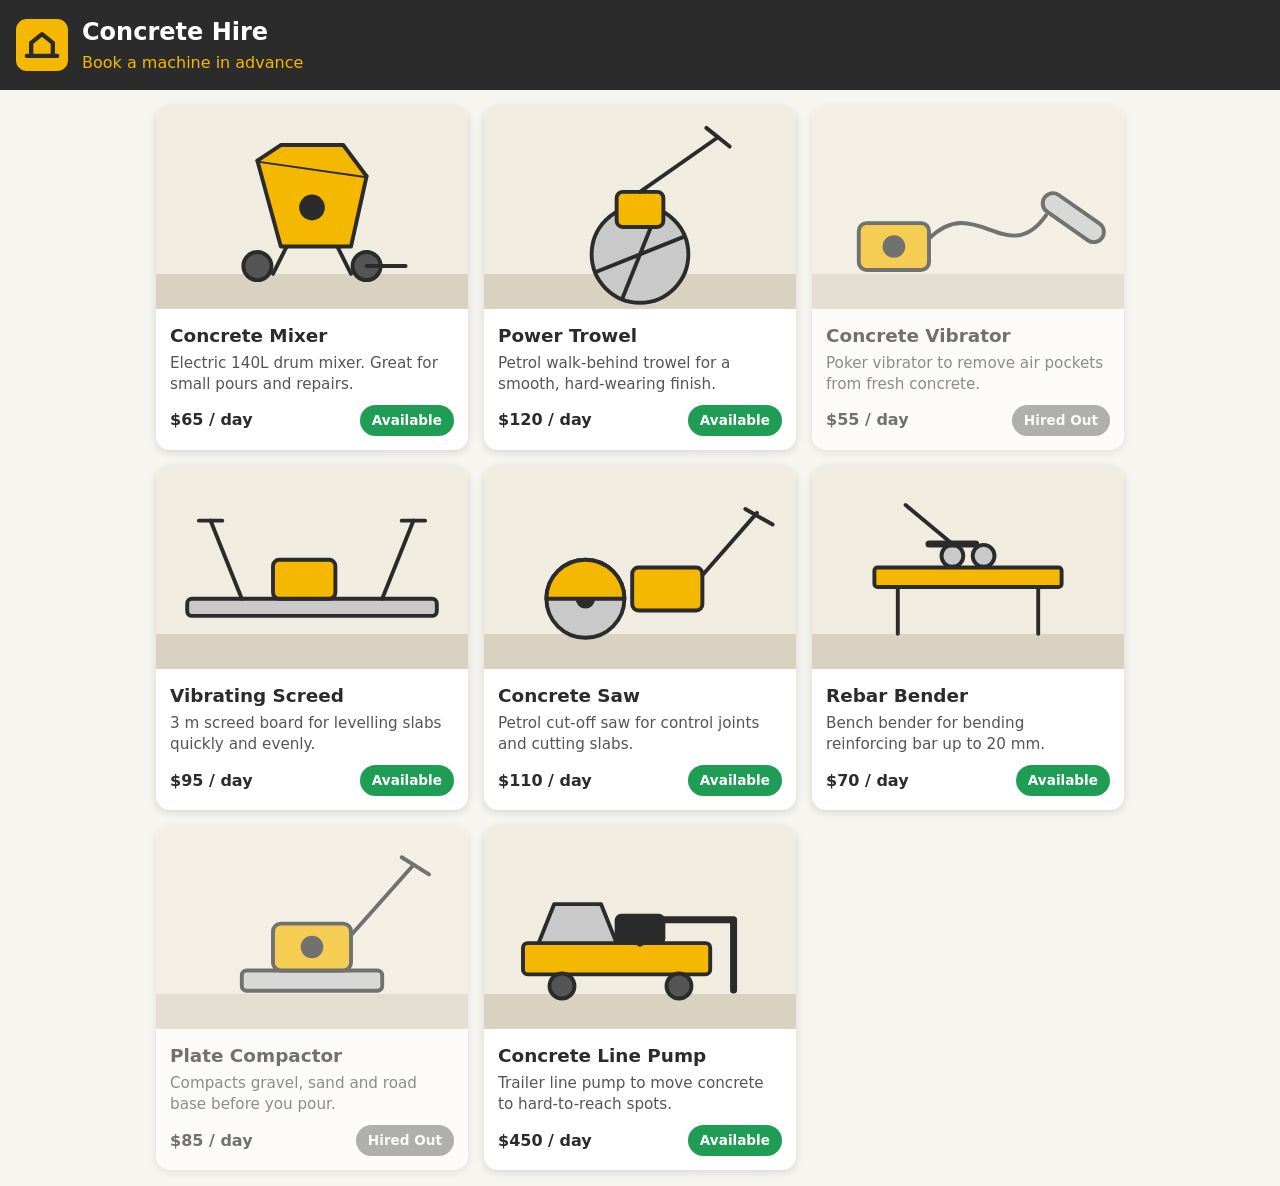
<file: concrete-hire-demo/index.html>
<!DOCTYPE html>
<html lang="en-AU">
<head>
<meta charset="utf-8">
<meta name="viewport" content="width=device-width, initial-scale=1">
<title>Concrete Hire – Book a machine</title>
<link rel="stylesheet" href="styles.css">
</head>
<body>
<header class="hdr">
  <svg class="logo" viewBox="0 0 48 48" aria-hidden="true"><rect width="48" height="48" rx="10" fill="#f5b800"/><path d="M10 34h28M14 34V22l10-8 10 8v12" fill="none" stroke="#2b2b2b" stroke-width="4" stroke-linejoin="round" stroke-linecap="round"/></svg>
  <div><h1>Concrete Hire</h1><p>Book a machine in advance</p></div>
</header>
<main>
  <p id="status" class="status" role="status">Loading machines…</p>
  <div id="grid" class="grid"></div>
</main>

<div id="overlay" class="overlay" hidden>
  <form id="form" class="sheet" novalidate>
    <button type="button" id="close" class="close" aria-label="Close">×</button>
    <h2 id="formTitle"></h2>
    <p id="formRate" class="rate"></p>
    <label>Customer name<input id="name" type="text" autocomplete="name"></label>
    <label>Phone<input id="phone" type="tel" autocomplete="tel"></label>
    <label>Start date<input id="start" type="date"></label>
    <label>End date<input id="end" type="date"></label>
    <label>Delivery or Pickup
      <select id="method"><option>Pickup</option><option>Delivery</option></select></label>
    <label>Notes<textarea id="notes" rows="3"></textarea></label>
    <p id="error" class="error" role="alert"></p>
    <button type="submit" class="btn">Send booking request</button>
    <p class="hint">This opens your email app. Press send to complete your request.</p>
  </form>
</div>
<script src="app.js"></script>
</body>
</html>
</file>
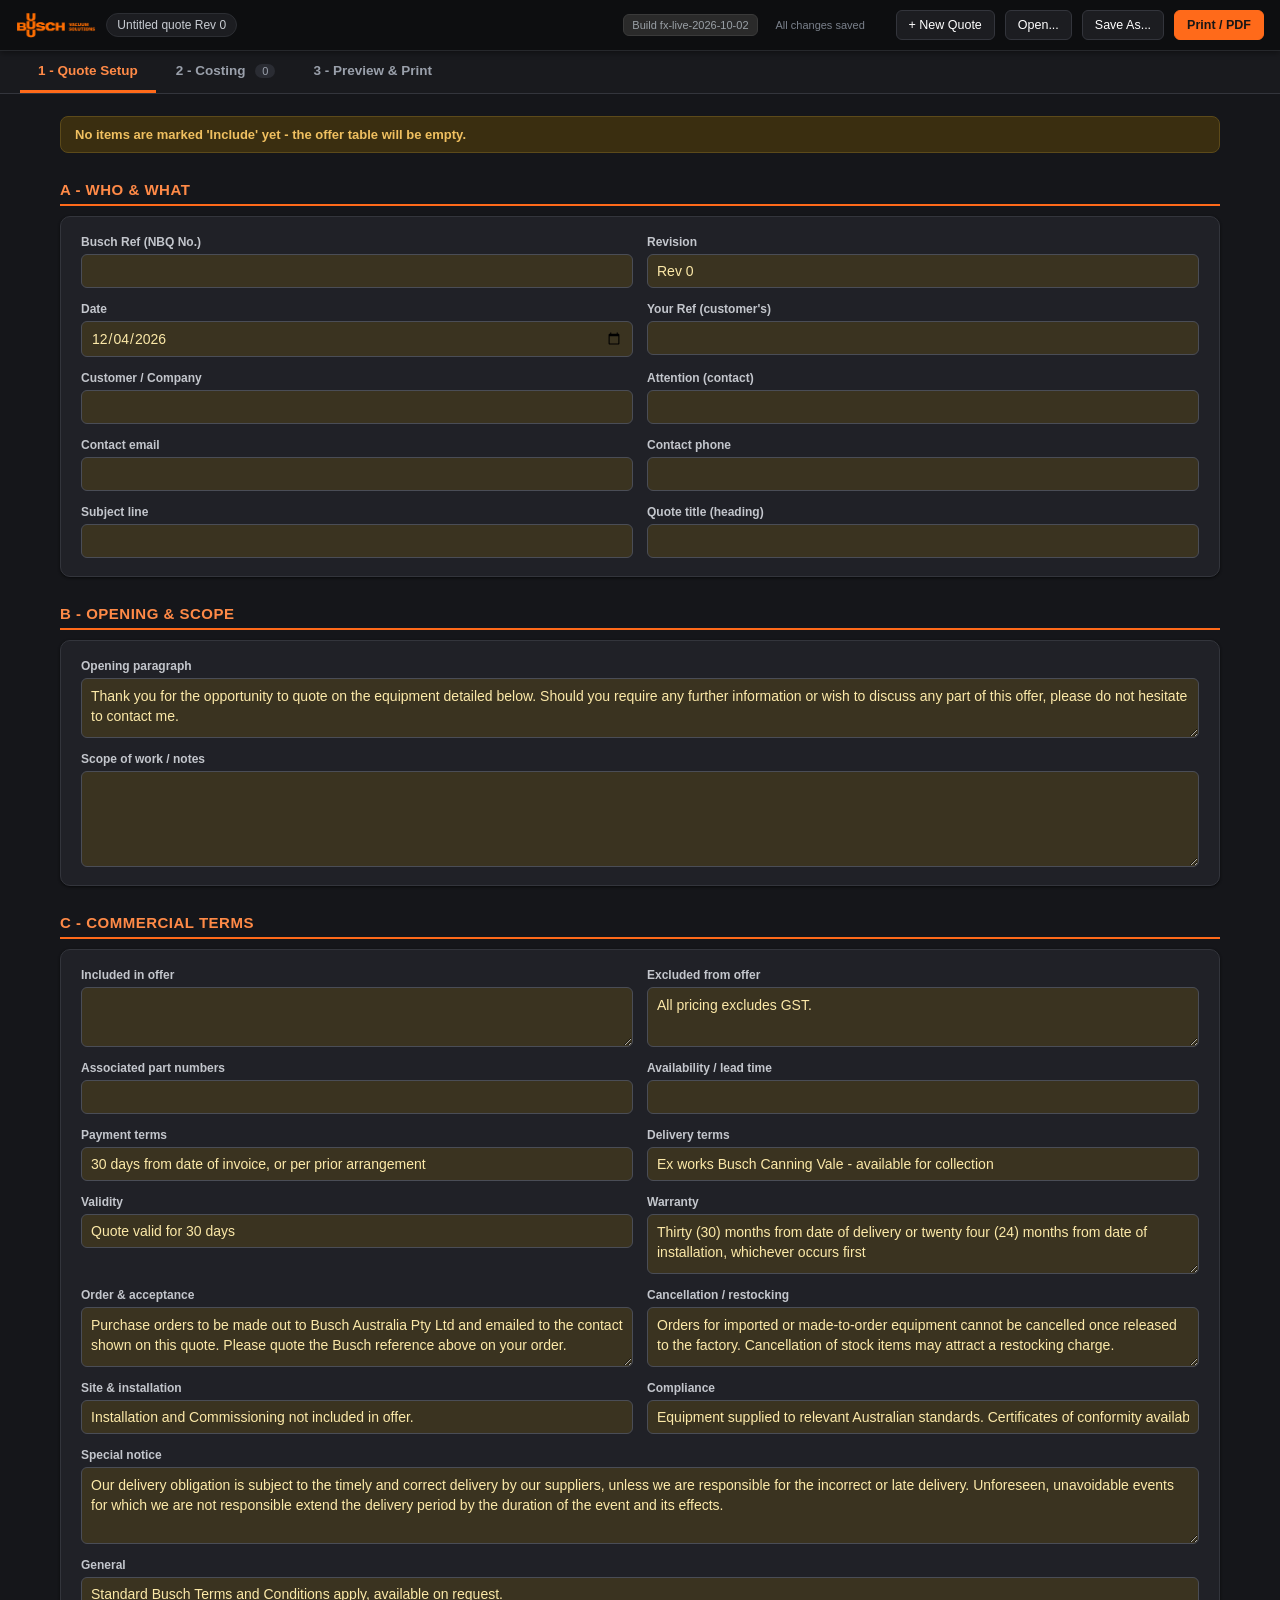
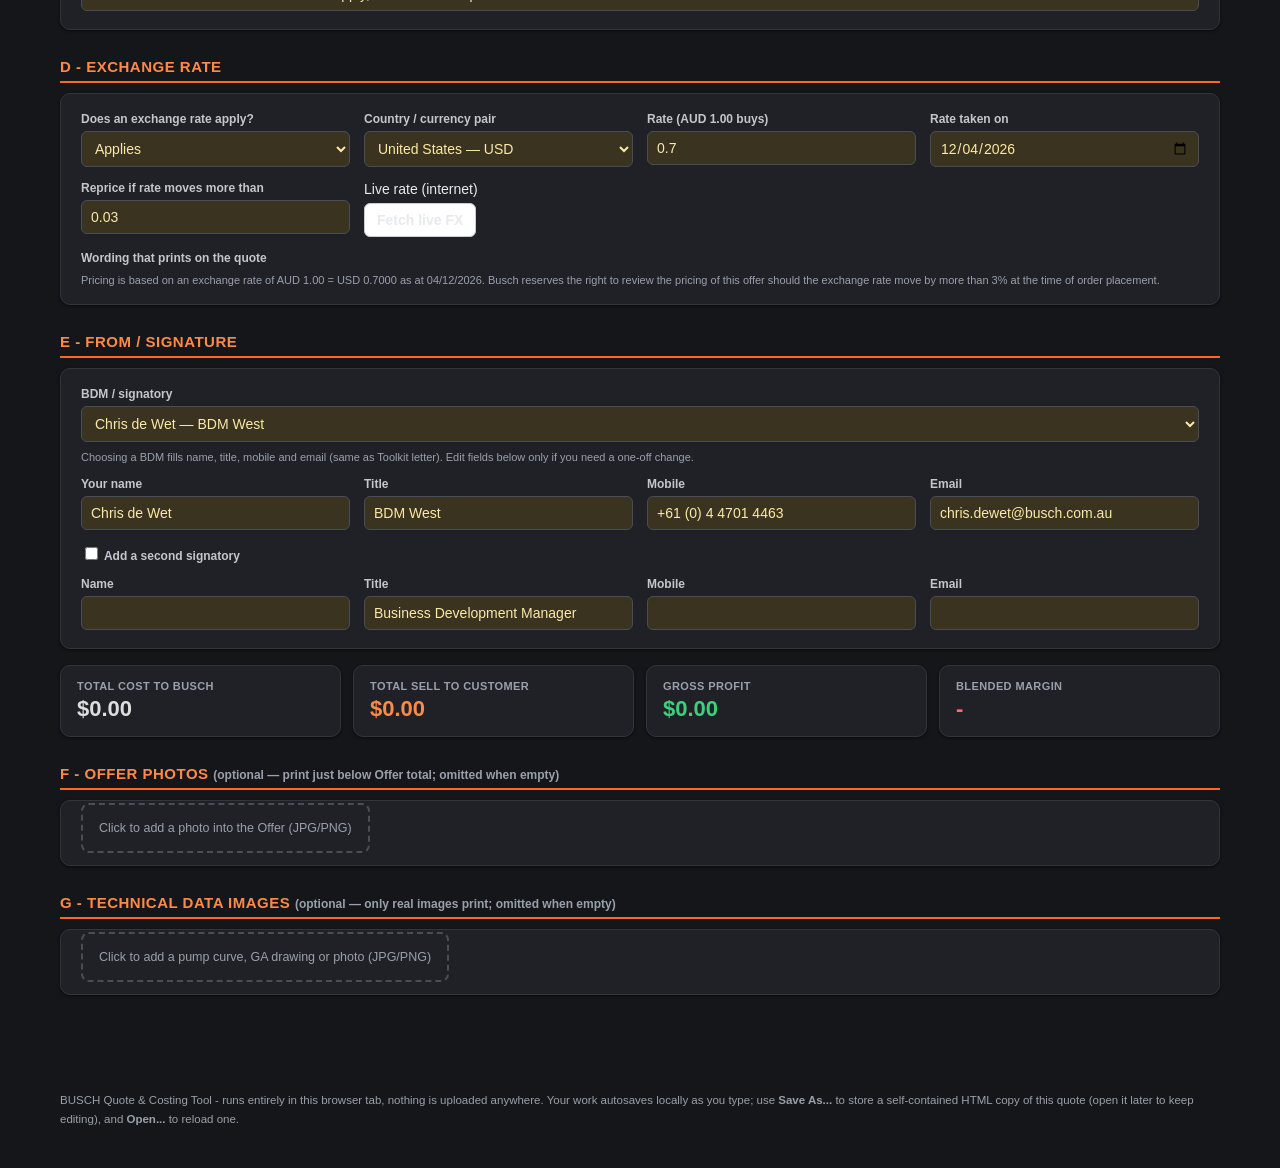
<file: quote/index.html>
<!DOCTYPE html>
<html lang="en">
<head>
<meta charset="UTF-8">
<meta name="viewport" content="width=device-width, initial-scale=1.0">
<meta name="quote-build" content="fx-live-2026-10-02">
<meta http-equiv="Cache-Control" content="no-cache, no-store, must-revalidate">
<meta http-equiv="Pragma" content="no-cache">
<title>BUSCH Quote &amp; Costing Tool</title>
<!-- visual-lock-fx-live-2026-10-02: live FX pair picker (frankfurter); FX UI on Costing; empty-omit FX; A4 Preview==Print -->
<style>
  /* Print page box (also redeclared in @media print). Tall tfoot + @page bottom belt-and-suspenders. */
  @page{size:A4;margin:0;}
  :root{
    --orange:#FF6A1A;
    --orange-dark:#FF8A47;
    --ink:#e8e9ec;
    --page-bg:#15161a;
    --grey-1:#1b1c21;
    --grey-2:#2a2c33;
    --grey-3:#4a4d56;
    --grey-text:#9aa0ab;
    --yellow:#3a3320;
    --yellow-strong:#544a24;
    --green:#3ecf7e;
    --green-bg:#153525;
    --red:#ff6b6b;
    --red-bg:#3a1e1e;
    --card-bg:#202127;
    --border:#33353c;
    --shadow:0 1px 3px rgba(0,0,0,.35), 0 1px 2px rgba(0,0,0,.3);
    --radius:10px;
  }
  *{box-sizing:border-box;}
  html,body{margin:0;padding:0;}
  body{
    font-family:Arial, Helvetica, sans-serif;
    background:var(--page-bg);
    color:var(--ink);
    font-size:14px;
    -webkit-font-smoothing:antialiased;
  }
  input,select,textarea,button{font-family:inherit;font-size:inherit;color:inherit;}
  a{color:var(--orange-dark);}

  /* ---------- App chrome ---------- */
  #appbar{
    position:sticky;top:0;z-index:50;
    background:#0d0e10;
    color:#fff;
    display:flex;align-items:center;gap:10px;flex-wrap:wrap;
    padding:10px 16px;
    box-shadow:0 2px 6px rgba(0,0,0,.4);
    border-bottom:1px solid #26282c;
  }
  #appbar .quoteid{white-space:nowrap;}
  #appbar .logo{display:flex;align-items:center;gap:10px;font-weight:bold;letter-spacing:.5px;}
  #appbar .logo img{height:26px;display:block;filter:brightness(1.25);}
  #appbar .quoteid{
    font-size:12px;color:#c9cdd3;padding:4px 10px;background:#1c1d21;border-radius:20px;border:1px solid #2c2e33;
  }
  #appbar .spacer{flex:1;}
  #appbar button{
    background:#1c1d21;color:#fff;border:1px solid #33353c;border-radius:6px;
    padding:7px 12px;cursor:pointer;font-size:12.5px;display:flex;align-items:center;gap:6px;
  }
  #appbar button:hover{background:#2a2c31;}
  #appbar button.primary{background:var(--orange);border-color:var(--orange);color:#161616;font-weight:bold;}
  #appbar button.primary:hover{background:var(--orange-dark);}
  #appbar .buildstamp{font-size:11px;color:#9aa0a6;background:#2a2a2a;border:1px solid #3a3a3a;padding:4px 8px;border-radius:6px;margin-right:8px;white-space:nowrap;}
  .savebadge{font-size:11px;color:#7a808b;min-width:110px;}

  #tabs{
    position:sticky;top:47px;z-index:49;
    display:flex;gap:2px;background:#191a1e;border-bottom:1px solid var(--border);
    padding:0 20px;
  }
  #tabs button{
    background:none;border:none;padding:12px 18px;font-size:13.5px;font-weight:bold;
    color:var(--grey-text);cursor:pointer;border-bottom:3px solid transparent;
  }
  #tabs button.active{color:var(--orange-dark);border-bottom-color:var(--orange);}
  #tabs button:hover{color:var(--ink);}
  #tabs .tag{
    display:inline-block;margin-left:6px;background:var(--grey-2);color:var(--grey-text);
    border-radius:10px;padding:1px 7px;font-size:11px;font-weight:normal;
  }

  main{max-width:1200px;margin:0 auto;padding:22px 20px 80px;}
  .view{display:none;}
  .view.active{display:block;}

  h2.section-title{
    font-size:15px;text-transform:uppercase;letter-spacing:.5px;color:var(--orange-dark);
    margin:28px 0 10px;border-bottom:2px solid var(--orange);padding-bottom:6px;
  }
  h2.section-title:first-child{margin-top:0;}
  h2.section-title .hint{color:var(--grey-text);text-transform:none;letter-spacing:0;font-size:12px;}

  .card{
    background:var(--card-bg);border:1px solid var(--border);border-radius:var(--radius);
    box-shadow:var(--shadow);padding:18px 20px;margin-bottom:16px;
  }
  .grid{display:grid;gap:14px;}
  .grid.cols-2{grid-template-columns:1fr 1fr;}
  .grid.cols-3{grid-template-columns:1fr 1fr 1fr;}
  .grid.cols-4{grid-template-columns:1fr 1fr 1fr 1fr;}
  @media (max-width:900px){
    .grid.cols-2,.grid.cols-3,.grid.cols-4{grid-template-columns:1fr;}
  }
  label.field{display:flex;flex-direction:column;gap:5px;}
  label.field span.lbl{font-size:12px;font-weight:bold;color:#c3c6cc;}
  label.field span.hint{font-size:11px;color:var(--grey-text);font-weight:normal;}
  input[type=text],input[type=number],input[type=date],input[type=email],textarea,select{
    border:1px solid var(--grey-3);border-radius:6px;padding:8px 9px;background:#26282d;color:var(--ink);width:100%;
  }
  input:focus,select:focus,textarea:focus{outline:2px solid var(--orange);outline-offset:0;border-color:var(--orange);}
  textarea{resize:vertical;min-height:60px;line-height:1.4;}
  .yellow-input input,.yellow-input textarea,.yellow-input select{background:var(--yellow);color:#fce9a8;}
  .yellow-input input:focus,.yellow-input textarea:focus{background:#332c14;color:#fff;}
  select option{background:#26282d;color:#fff;}

  /* Status / margin banner */
  .banner{
    border-radius:8px;padding:10px 14px;font-size:13px;font-weight:bold;margin-bottom:18px;
    display:flex;align-items:center;gap:8px;border:1px solid transparent;
  }
  .banner.ok{background:var(--green-bg);color:var(--green);border-color:#1d5c3c;}
  .banner.warn{background:#3a2e10;color:#f0c060;border-color:#5c4a1a;}
  .banner.bad{background:var(--red-bg);color:var(--red);border-color:#5c2323;}

  .kpi-row{display:grid;grid-template-columns:repeat(4,1fr);gap:12px;margin-bottom:18px;}
  @media (max-width:900px){.kpi-row{grid-template-columns:1fr 1fr;}}
  .kpi{
    background:var(--card-bg);border:1px solid var(--border);border-radius:var(--radius);padding:14px 16px;
    box-shadow:var(--shadow);
  }
  .kpi .k-label{font-size:11px;text-transform:uppercase;letter-spacing:.4px;color:var(--grey-text);font-weight:bold;}
  .kpi .k-value{font-size:22px;font-weight:bold;margin-top:4px;}
  .kpi.cost .k-value{color:#ddd;}
  .kpi.sell .k-value{color:var(--orange-dark);}
  .kpi.profit .k-value{color:var(--green);}
  .kpi.margin .k-value{color:var(--green);}
  .kpi.margin.low .k-value{color:var(--red);}

  /* ---------- Costing tab ---------- */
  .costing-toolbar{display:flex;gap:10px;align-items:center;margin-bottom:16px;flex-wrap:wrap;}
  .costing-toolbar button{
    border:1px solid var(--orange);background:transparent;color:var(--orange-dark);
    border-radius:6px;padding:9px 14px;font-weight:bold;font-size:13px;cursor:pointer;
  }
  .costing-toolbar button:hover{background:var(--orange);color:#161616;}
  .costing-toolbar .hint{font-size:12px;color:var(--grey-text);margin-left:auto;}

  .item-card{
    background:var(--card-bg);border:1.5px solid #3a3d45;border-radius:8px;margin-bottom:18px;overflow:hidden;
    box-shadow:var(--shadow);
  }
  .item-card .item-head{
    display:flex;align-items:center;gap:10px;padding:10px 14px;background:#111214;color:#fff;flex-wrap:wrap;
  }
  .item-card .item-head .badge{
    background:var(--orange);color:#161616;font-weight:bold;border-radius:50%;
    width:26px;height:26px;display:flex;align-items:center;justify-content:center;font-size:13px;flex:none;
  }
  .item-card .item-head .typepill{
    display:flex;border-radius:6px;overflow:hidden;border:1px solid #555;
  }
  .item-card .item-head .typepill button{
    border:none;background:#232427;color:#c9cdd3;padding:5px 10px;font-size:11.5px;font-weight:bold;cursor:pointer;
  }
  .item-card .item-head .typepill button.active{background:var(--orange);color:#161616;}
  .item-card .item-head select.statussel{
    border:none;border-radius:6px;padding:5px 8px;font-size:11.5px;font-weight:bold;cursor:pointer;
  }
  .item-card .item-head .desc-preview{
    flex:1;min-width:120px;font-size:12.5px;color:#c9cdd3;overflow:hidden;text-overflow:ellipsis;white-space:nowrap;
  }
  .item-card .item-head .headbtn{
    background:none;border:1px solid #555;color:#c9cdd3;border-radius:6px;width:28px;height:28px;
    cursor:pointer;font-size:13px;display:flex;align-items:center;justify-content:center;
  }
  .item-card .item-head .headbtn:hover{background:#2c2e33;color:#fff;}
  .item-card .item-head .headbtn.danger:hover{background:var(--red);border-color:var(--red);color:#161616;}

  .item-card .item-body{padding:16px;}
  .item-card.collapsed .item-body{display:none;}

  .calc-block{
    border:1.5px solid #3a3d45;border-radius:6px;overflow:hidden;margin-top:4px;
  }
  .calc-row{
    display:grid;grid-template-columns:190px 1fr;border-top:1px solid #3a3d45;
  }
  .calc-row:first-child{border-top:none;}
  .calc-row .calc-label{
    padding:8px 10px;font-size:12px;font-weight:bold;background:#1b1c20;border-right:1px solid #3a3d45;
    display:flex;align-items:center;color:#c3c6cc;
  }
  .calc-row .calc-value{
    padding:0;display:flex;align-items:stretch;
  }
  .calc-row .calc-value.calc-plain{padding:8px 10px;display:flex;align-items:center;font-size:13px;}
  .calc-cell{
    flex:1;display:flex;align-items:center;gap:6px;padding:6px 10px;border-right:1px solid #2c2e33;
  }
  .calc-cell:last-child{border-right:none;}
  .calc-cell .mini{font-size:10.5px;color:var(--grey-text);white-space:nowrap;}
  .calc-cell input{border:1px solid var(--grey-3);border-radius:5px;padding:6px 7px;width:100%;background:var(--yellow);color:#fce9a8;font-size:13px;font-weight:bold;}
  .calc-cell input.pct-input{max-width:80px;}
  .calc-cell input.amt-input{max-width:110px;}
  .calc-cell input::placeholder{color:#8a7a3a;font-style:italic;font-weight:normal;}
  .calc-row.computed .calc-label{background:#202226;}
  .calc-row.computed .calc-value.calc-plain{background:#1b1c20;font-weight:bold;color:#ddd;font-size:14px;}
  .calc-row.final .calc-label{background:#2c2e33;color:#fff;}
  .calc-row.final .calc-value.calc-plain{background:#2a1f14;color:var(--orange-dark);font-weight:bold;font-size:16px;}
  .calc-row.total .calc-label{background:var(--orange);color:#161616;}
  .calc-row.total .calc-value.calc-plain{background:#2a1f14;color:#fff;font-weight:bold;font-size:17px;}
  .reset-link{font-size:10px;color:var(--grey-text);cursor:pointer;text-decoration:underline;white-space:nowrap;}
  .reset-link:hover{color:var(--orange-dark);}

  .totals-bar{
    position:sticky;bottom:0;background:#0d0e10;color:#fff;border-radius:10px 10px 0 0;
    padding:14px 20px;display:flex;gap:28px;align-items:center;flex-wrap:wrap;box-shadow:0 -4px 12px rgba(0,0,0,.4);
    margin-top:10px;border:1px solid #26282c;border-bottom:none;
  }
  .totals-bar .tb-item{display:flex;flex-direction:column;gap:2px;}
  .totals-bar .tb-item .tb-label{font-size:10.5px;text-transform:uppercase;color:#8a8f98;letter-spacing:.4px;}
  .totals-bar .tb-item .tb-value{font-size:17px;font-weight:bold;}
  .totals-bar .tb-item.profit .tb-value{color:#4ade80;}
  .totals-bar .tb-item.margin .tb-value{color:#4ade80;}
  .totals-bar .tb-item.margin.low .tb-value{color:#f87171;}

  /* ---------- Print / Preview tab (kept as true white paper) ---------- */
  #previewWrap{background:#0d0e10;padding:26px 0;border-radius:12px;overflow-x:auto;}
  /* #paper is a stack of fixed-height A4 shells; footer is flex-pinned on every shell. */
  .paper{
    width:auto;min-height:0;background:transparent;color:#1c1c1c;margin:0 auto;
    box-shadow:none;padding:0;position:relative;
  }
  /* Screen shells use the SAME A4 geometry as @media print so layoutQuotePages
     pagination (what lands on page 1 vs 2) matches Print / Save-as-PDF. */
  .print-page{
    width:210mm;height:297mm;max-height:297mm;background:#ffffff;color:#1c1c1c;
    margin:0 auto 26px;box-shadow:0 4px 24px rgba(0,0,0,.5);
    padding:10mm 12mm 6mm 12mm;position:relative;box-sizing:border-box;
    display:flex;flex-direction:column;overflow:hidden;
  }
  .print-page .page-body{flex:1 1 auto;min-height:0;overflow:hidden;}
  .print-page .page-foot{
    flex:0 0 28mm;height:28mm;min-height:28mm;max-height:28mm;
    margin-top:auto;padding-top:0;
    display:flex;align-items:flex-end;
  }
  .print-page .page-foot img{
    width:100%;height:auto;max-height:28mm;
    object-fit:contain;object-position:bottom center;display:block;
  }
  /* Preview-only: keep A4 shells readable in the pane without changing pagination. */
  #paper.preview-scaled{
    transform-origin:top center;
  }
  .print-page .page-num{
    display:none; /* filled for screen; hidden in print */
  }
  @media screen{
    .print-page .page-num{
      display:block;position:absolute;top:4mm;right:12mm;
      font-size:9px;color:#999;letter-spacing:.04em;user-select:none;
    }
  }
  .doc-footer{display:none;} /* legacy */
  .doc-footer-spacer{display:none;}
  /* Letterhead — Toolkit spirit: logos + orange rule + tidy title + meta grid */
  .doc-letterhead{margin:0 0 2px;}
  .doc-letterhead .lh-top{display:flex;justify-content:space-between;align-items:flex-start;gap:12px;margin:0 0 6px;}
  .doc-letterhead .lh-qnum{font-size:12px;font-weight:bold;color:#333;padding-top:4px;}
  .doc-letterhead .lh-logos{height:48px;width:auto;max-width:52%;object-fit:contain;object-position:right top;display:block;}
  .doc-letterhead .lh-rule{height:0;border:0;border-top:2px solid var(--orange);margin:4px 0 12px;}
  .doc-letter-title{
    text-align:center;font-weight:700;font-size:15px;letter-spacing:.04em;
    margin:0 0 12px;text-transform:uppercase;color:#1a1a1a;
  }
  .hdr-block{
    border-top:1px solid #b0b0b0;border-bottom:1px solid #b0b0b0;
    padding:6px 0;margin:0 0 8px;
  }
  .hdr-grid{
    display:grid;grid-template-columns:1.15fr 1fr;column-gap:18px;row-gap:2px;font-size:11.5px;color:#1c1c1c;
  }
  .hdr-cell{
    display:grid;grid-template-columns:7.6em 0.7em 1fr;align-items:baseline;gap:0 2px;
  }
  .hdr-cell .lab{font-weight:700;text-transform:uppercase;letter-spacing:.02em;white-space:nowrap;color:#333;}
  .hdr-cell .colon{font-weight:700;text-align:center;color:#333;}
  .hdr-cell .val{min-width:0;overflow-wrap:anywhere;color:#1c1c1c;}
  .subj-block{
    margin:0 0 14px;padding:6px 0 8px;border-bottom:1px solid #b0b0b0;font-size:11.5px;color:#1c1c1c;
  }
  .subj-line{
    display:grid;grid-template-columns:7.6em 0.7em 1fr;align-items:baseline;gap:0 2px;margin:2px 0;
  }
  .subj-line .lab{font-weight:700;text-transform:uppercase;white-space:nowrap;color:#333;}
  .subj-line .colon{font-weight:700;text-align:center;color:#333;}
  .subj-line .val{font-weight:400;}
  p.doc-p{font-size:12.5px;line-height:1.55;margin:8px 0;color:#1c1c1c;}
  /* Busch orange numbered ALL-CAPS + underline (NOT black bar) */
  h3.doc-h2{
    font-size:12.5px;text-transform:uppercase;letter-spacing:.03em;
    background:transparent;color:var(--orange);font-weight:700;
    padding:0 0 3px;margin:18px 0 10px;
    border-bottom:1.5px solid var(--orange);
    page-break-after:avoid;break-after:avoid;
  }
  section.doc-sec{display:block;}
  .doc-sec-keep{display:block;}
  h3.doc-h2 .h2-hint{
    font-weight:normal;text-transform:none;letter-spacing:0;font-size:10.5px;color:#666;margin-left:6px;
  }
  table.offer{width:100%;border-collapse:collapse;font-size:11.5px;margin-bottom:8px;color:#1c1c1c;}
  table.offer th{background:var(--orange);color:#fff;padding:6px 6px;text-align:left;font-size:10.5px;text-transform:uppercase;}
  table.offer td{padding:6px 6px;border-bottom:1px solid #e7e9ec;vertical-align:top;}
  table.offer tr:last-child td{border-bottom:1px solid #999;}
  table.offer td.num{text-align:right;white-space:nowrap;}
  .offer-total{display:flex;justify-content:flex-end;gap:14px;padding:8px 6px;font-size:13px;font-weight:bold;border-top:2px solid #1c1c1c;color:#1c1c1c;}
  .commercial-grid{font-size:12px;line-height:1.5;color:#1c1c1c;}
  .commercial-grid .crow{display:grid;grid-template-columns:150px 1fr;padding:5px 0;border-bottom:1px solid #eee;}
  .commercial-grid .crow .ck{font-weight:bold;color:#555;}
  .sig-row{display:flex;justify-content:space-between;margin-top:36px;gap:30px;}
  .sig-block{font-size:12px;line-height:1.5;color:#1c1c1c;}
  .sig-block .sig-name{font-weight:bold;font-size:13px;}
  .tech-imgs img{max-width:100%;display:block;margin:10px 0;border:1px solid #e7e9ec;}
  .offer-photos{margin:12px 0 4px;display:grid;gap:12px;}
  .offer-photos .op-item{break-inside:avoid;page-break-inside:avoid;}
  .offer-photos .op-item img{max-width:100%;max-height:280px;object-fit:contain;display:block;margin:0 auto;border:1px solid #e7e9ec;}
  .offer-photos .op-cap{font-size:11px;color:#444;text-align:center;margin-top:4px;font-style:italic;}
  .legal{font-size:10px;color:#777;line-height:1.5;margin-top:26px;border-top:1px solid #e7e9ec;padding-top:10px;}
  .no-print{}
  .imgitem .cap-input{
    display:block;width:100%;border:1px solid var(--grey-3);border-radius:0;padding:5px 6px;
    background:var(--yellow);color:#fce9a8;font-size:11px;border-top:none;
  }

  .preview-toolbar{
    max-width:794px;margin:0 auto 14px;display:flex;justify-content:space-between;align-items:center;
  }
  .preview-toolbar .warning{font-size:12.5px;color:#f0c060;background:#3a2e10;padding:8px 12px;border-radius:6px;border:1px solid #5c4a1a;}

  /* Technical images uploader */
  .imgpicker{border:2px dashed var(--grey-3);border-radius:8px;padding:16px;text-align:center;color:var(--grey-text);font-size:12.5px;cursor:pointer;}
  .imgpicker:hover{border-color:var(--orange);color:var(--orange-dark);}
  .imglist{display:grid;grid-template-columns:repeat(auto-fill,minmax(140px,1fr));gap:10px;margin-top:12px;}
  .imglist .imgitem{position:relative;border:1px solid var(--border);border-radius:6px;overflow:hidden;}
  .imglist .imgitem img{width:100%;height:100px;object-fit:cover;display:block;}
  .imglist .imgitem .rm{
    position:absolute;top:4px;right:4px;background:rgba(0,0,0,.7);color:#fff;border:none;border-radius:50%;
    width:22px;height:22px;cursor:pointer;font-size:12px;
  }

  footer.hint-footer{max-width:1200px;margin:0 auto;padding:0 20px 40px;color:var(--grey-text);font-size:11.5px;line-height:1.6;}

  /* Photo/tech editors live on Setup only — never under Preview/Print letter */
  #offerPhotosEditor,#techImagesEditor{display:block;}

  /* ---------- Print: only #paper; force orange; no editor chrome ---------- */
  @media print{
    #appbar,#tabs,.costing-toolbar,.totals-bar,.preview-toolbar,footer.hint-footer,
    .view:not(#view-preview),.no-print,#techImagesEditor,#offerPhotosEditor,
    #offerPhotosEditor *,#techImagesEditor *,.imgpicker,.imglist{display:none !important;visibility:hidden !important;}
    html,body{background:#fff !important;margin:0 !important;padding:0 !important;}
    main{padding:0 !important;max-width:none !important;margin:0 !important;}
    #view-preview{display:block !important;padding:0 !important;margin:0 !important;}
    #previewWrap{background:#fff !important;padding:0 !important;border-radius:0 !important;}
    /* Match on-screen letter padding as closely as print allows */
    .paper{
      box-shadow:none !important;margin:0 !important;width:auto !important;max-width:none !important;
      min-height:0 !important;padding:0 !important;background:transparent !important;
      -webkit-print-color-adjust:exact !important;print-color-adjust:exact !important;color-adjust:exact !important;
    }
    .print-page{
      -webkit-print-color-adjust:exact !important;print-color-adjust:exact !important;color-adjust:exact !important;
    }
    .paper,.paper *{
      -webkit-print-color-adjust:exact !important;print-color-adjust:exact !important;color-adjust:exact !important;
    }
    /* Glyph fix: Chrome Save-as-PDF was faux-bolding / double-stroking thin stems (i/l).
       Drop antialiasing + font-synthesis; pin letter body to real regular Helvetica/Arial. */
    html,body,.paper{
      -webkit-font-smoothing:auto !important;
      -moz-osx-font-smoothing:auto !important;
      text-rendering:geometricPrecision !important;
      font-synthesis:none !important;
    }
    .paper,.paper *{
      font-family:Helvetica, Arial, sans-serif !important;
      text-shadow:none !important;
      -webkit-text-stroke:0 !important;
      -webkit-text-stroke-width:0 !important;
    }
    .doc-p,.legal,.commercial-grid,.commercial-grid .crow > div:not(.ck),
    .subj-line .val,.hdr-cell .val,.sig-block,.offer-total{
      font-weight:400 !important;
      font-synthesis:none !important;
    }
    /* Re-declare orange heads (CSS vars / backgrounds often wash to gray in Save-as-PDF) */
    h3.doc-h2{
      font-size:12.5px !important;text-transform:uppercase !important;letter-spacing:.03em !important;
      background:transparent !important;color:#FF6A1A !important;font-weight:700 !important;
      padding:0 0 3px !important;margin:18px 0 10px !important;
      border-bottom:1.5px solid #FF6A1A !important;
      page-break-after:avoid !important;break-after:avoid !important;
    }
    h3.doc-h2 .h2-hint{
      font-weight:normal !important;text-transform:none !important;letter-spacing:0 !important;
      font-size:10.5px !important;color:#666 !important;margin-left:6px !important;
    }
    /* Keep each numbered heading with its first content block (no orphan title + blank page).
       Root cause was .commercial-grid{page-break-inside:avoid} as a sibling of h3: browser
       shoved the whole grid to the next page and left "2. COMMERCIAL" alone. */
    section.doc-sec{break-inside:auto;page-break-inside:auto;}
    .doc-sec-keep{
      page-break-inside:avoid !important;break-inside:avoid !important;
    }
    /* Glue heading to the block immediately under it (table / grid / para / imgs) */
    section.doc-sec > h3.doc-h2 + *{
      page-break-before:avoid !important;break-before:avoid !important;
    }
    /* Prefer at least a couple of commercial rows with the heading when possible */
    .commercial-grid{orphans:3;widows:3;}
    .doc-letterhead .lh-rule{border-top:2px solid #FF6A1A !important;}
    table.offer th{
      background:#FF6A1A !important;color:#fff !important;
      -webkit-print-color-adjust:exact !important;print-color-adjust:exact !important;
    }
    /* A4 page shells: one .print-page == one printed sheet. Flex pins footer to bottom
       even on short last pages (Chrome position:fixed/tfoot failed on T&C last page). */
    @page{size:A4;margin:0;}
    .paper{
      width:auto !important;max-width:none !important;min-height:0 !important;
      margin:0 !important;padding:0 !important;box-shadow:none !important;background:transparent !important;
    }
    .print-page{
      width:210mm !important;height:297mm !important;min-height:297mm !important;max-height:297mm !important;
      margin:0 !important;padding:10mm 12mm 6mm 12mm !important;
      box-shadow:none !important;background:#fff !important;
      display:flex !important;flex-direction:column !important;
      page-break-after:always !important;break-after:page !important;
      overflow:hidden !important;box-sizing:border-box !important;
    }
    .print-page:last-child{page-break-after:auto !important;break-after:auto !important;}
    .print-page .page-num{display:none !important;}
    #paper,#paper.preview-scaled{transform:none !important;margin-bottom:0 !important;}
    .print-page .page-body{flex:1 1 auto !important;min-height:0 !important;overflow:hidden !important;}
    .print-page .page-foot{
      flex:0 0 28mm !important;height:28mm !important;min-height:28mm !important;max-height:28mm !important;
      margin-top:auto !important;padding-top:0 !important;
      display:flex !important;align-items:flex-end !important;
    }
    .print-page .page-foot img{
      width:100% !important;height:auto !important;max-height:28mm !important;
      object-fit:contain !important;object-position:bottom center !important;display:block !important;
    }
    /* Allow long commercial / offer tables to break; keep individual rows intact */
    .commercial-grid{page-break-inside:auto;break-inside:auto;}
    .commercial-grid .crow{page-break-inside:avoid;break-inside:avoid;}
    table.offer{page-break-inside:auto;break-inside:auto;}
    table.offer tr{page-break-inside:avoid;break-inside:avoid;}
    .sig-row{page-break-inside:avoid;margin-bottom:10mm;}
    .offer-photos .op-item{page-break-inside:avoid;}
    .tech-imgs img{page-break-inside:avoid;break-inside:avoid;}
  }
</style>
</head>
<body>
<!--QUOTE_STATE_START--><!--QUOTE_STATE_END-->

<div id="appbar">
  <div class="logo"><img src="[data-uri]" alt="Busch"></div>
  <div class="quoteid" id="quoteIdBadge">-</div>
  <div class="spacer"></div>
  <span class="buildstamp" id="buildStamp" title="Tool build id — confirm this matches live">Build fx-live-2026-10-02</span>
  <span class="savebadge" id="saveBadge">All changes saved</span>
  <button id="btnNew" title="Start a new blank quote">+ New Quote</button>
  <button id="btnOpen" title="Open a saved quote file">Open...</button>
  <button id="btnSave" title="Save this quote as an HTML file you can reopen and keep editing">Save As...</button>
  <button class="primary" id="btnPrint" title="Print / export as PDF">Print / PDF</button>
  <input type="file" id="fileOpen" accept=".html,.json,text/html,application/json" style="display:none">
</div>

<div id="tabs">
  <button data-tab="setup" class="active">1 - Quote Setup</button>
  <button data-tab="costing">2 - Costing <span class="tag" id="itemCountTag">0</span></button>
  <button data-tab="preview">3 - Preview &amp; Print</button>
</div>

<main>

  <!-- ============ SETUP TAB ============ -->
  <div class="view active" id="view-setup">

    <div class="banner ok" id="setupBanner">OK</div>

    <h2 class="section-title">A - Who &amp; What</h2>
    <div class="card grid cols-2 yellow-input">
      <label class="field"><span class="lbl">Busch Ref (NBQ No.)</span><input type="text" data-bind="meta.ref"></label>
      <label class="field"><span class="lbl">Revision</span><input type="text" data-bind="meta.revision"></label>
      <label class="field"><span class="lbl">Date</span><input type="date" data-bind="meta.date"></label>
      <label class="field"><span class="lbl">Your Ref (customer's)</span><input type="text" data-bind="meta.yourRef"></label>
      <label class="field"><span class="lbl">Customer / Company</span><input type="text" data-bind="meta.customer"></label>
      <label class="field"><span class="lbl">Attention (contact)</span><input type="text" data-bind="meta.attention"></label>
      <label class="field"><span class="lbl">Contact email</span><input type="email" data-bind="meta.email"></label>
      <label class="field"><span class="lbl">Contact phone</span><input type="text" data-bind="meta.phone"></label>
      <label class="field"><span class="lbl">Subject line</span><input type="text" data-bind="meta.subject"></label>
      <label class="field"><span class="lbl">Quote title (heading)</span><input type="text" data-bind="meta.title"></label>
    </div>

    <h2 class="section-title">B - Opening &amp; Scope</h2>
    <div class="card grid cols-1 yellow-input">
      <label class="field"><span class="lbl">Opening paragraph</span><textarea data-bind="body.opening" rows="2"></textarea></label>
      <label class="field"><span class="lbl">Scope of work / notes</span><textarea data-bind="body.scope" rows="4"></textarea></label>
    </div>

    <h2 class="section-title">C - Commercial Terms</h2>
    <div class="card grid cols-2 yellow-input">
      <label class="field"><span class="lbl">Included in offer</span><textarea data-bind="commercial.included" rows="2"></textarea></label>
      <label class="field"><span class="lbl">Excluded from offer</span><textarea data-bind="commercial.excluded" rows="2"></textarea></label>
      <label class="field"><span class="lbl">Associated part numbers</span><input type="text" data-bind="commercial.partNumbers"></label>
      <label class="field"><span class="lbl">Availability / lead time</span><input type="text" data-bind="commercial.availability"></label>
      <label class="field"><span class="lbl">Payment terms</span><input type="text" data-bind="commercial.payment"></label>
      <label class="field"><span class="lbl">Delivery terms</span><input type="text" data-bind="commercial.delivery"></label>
      <label class="field"><span class="lbl">Validity</span><input type="text" data-bind="commercial.validity"></label>
      <label class="field"><span class="lbl">Warranty</span><textarea data-bind="commercial.warranty" rows="2"></textarea></label>
      <label class="field"><span class="lbl">Order &amp; acceptance</span><textarea data-bind="commercial.orderAcceptance" rows="2"></textarea></label>
      <label class="field"><span class="lbl">Cancellation / restocking</span><textarea data-bind="commercial.cancellation" rows="2"></textarea></label>
      <label class="field"><span class="lbl">Site &amp; installation</span><input type="text" data-bind="commercial.site"></label>
      <label class="field"><span class="lbl">Compliance</span><input type="text" data-bind="commercial.compliance"></label>
      <label class="field" style="grid-column:1/-1;"><span class="lbl">Special notice</span><textarea data-bind="commercial.special" rows="3"></textarea></label>
      <label class="field" style="grid-column:1/-1;"><span class="lbl">General</span><input type="text" data-bind="commercial.general"></label>
    </div>

    <h2 class="section-title">D - Exchange Rate</h2>
    <div class="card grid cols-4 yellow-input fx-panel">
      <label class="field"><span class="lbl">Does an exchange rate apply?</span>
        <select data-bind="fx.applies">
          <option value="true">Applies</option>
          <option value="false">N/A — omit from letter</option>
        </select>
      </label>
      <label class="field"><span class="lbl">Country / currency pair</span>
        <select data-bind="fx.currency" data-fx-pair="1" title="AUD base → foreign currency (ECB via frankfurter)">

          <option value="USD">United States — USD</option>
          <option value="EUR">Eurozone — EUR</option>
          <option value="GBP">United Kingdom — GBP</option>
          <option value="CNY">China — CNY</option>
          <option value="JPY">Japan — JPY</option>
          <option value="NZD">New Zealand — NZD</option>
          <option value="SGD">Singapore — SGD</option>
          <option value="CHF">Switzerland — CHF</option>
          <option value="CAD">Canada — CAD</option>
          <option value="HKD">Hong Kong — HKD</option>
          <option value="KRW">South Korea — KRW</option>
          <option value="INR">India — INR</option>
          <option value="THB">Thailand — THB</option>
          <option value="MYR">Malaysia — MYR</option>
          <option value="IDR">Indonesia — IDR</option>
          <option value="PHP">Philippines — PHP</option>
          <option value="SEK">Sweden — SEK</option>
          <option value="DKK">Denmark — DKK</option>
          <option value="NOK">Norway — NOK</option>
          <option value="PLN">Poland — PLN</option>
          <option value="CZK">Czechia — CZK</option>
          <option value="HUF">Hungary — HUF</option>
          <option value="TRY">Turkey — TRY</option>
          <option value="BRL">Brazil — BRL</option>
          <option value="MXN">Mexico — MXN</option>
          <option value="ZAR">South Africa — ZAR</option>
          <option value="ILS">Israel — ILS</option>
          <option value="RON">Romania — RON</option>
        </select>
      </label>
      <label class="field"><span class="lbl">Rate (AUD 1.00 buys)</span><input type="number" step="0.0001" data-bind="fx.rate" title="Manual override OK"></label>
      <label class="field"><span class="lbl">Rate taken on</span><input type="date" data-bind="fx.rateDate"></label>
      <label class="field"><span class="lbl">Reprice if rate moves more than</span><input type="number" step="0.01" data-bind="fx.tolerance" title="Stored as fraction: 0.03 = 3%"></label>
      <div class="field" style="display:flex;flex-direction:column;gap:6px;justify-content:flex-end;">
        <span class="lbl">Live rate (internet)</span>
        <div style="display:flex;gap:8px;align-items:center;flex-wrap:wrap;">
          <button type="button" class="fx-fetch-btn" style="padding:8px 12px;border:1px solid #ccc;border-radius:6px;background:#fff;cursor:pointer;font-weight:600;">Fetch live FX</button>
          <span class="hint fx-fetch-status" style="font-weight:normal;"></span>
        </div>
      </div>
      <label class="field" style="grid-column:1/-1;"><span class="lbl">Wording that prints on the quote</span><span class="hint fx-wording-out" style="font-weight:normal;display:block;margin-top:4px;"></span></label>
    </div>

    <h2 class="section-title">E - From / Signature</h2>
    <div class="card grid cols-4 yellow-input">
      <label class="field" style="grid-column:1/-1;"><span class="lbl">BDM / signatory</span>
        <select id="bdmPicker" title="Picks who appears in FROM and the signature block">
          <option value="chris">Chris de Wet — BDM West</option>
          <option value="andre">André de Wet — BDM East</option>
        </select>
        <span class="hint" style="display:block;margin-top:4px;font-weight:normal;">Choosing a BDM fills name, title, mobile and email (same as Toolkit letter). Edit fields below only if you need a one-off change.</span>
      </label>
      <label class="field"><span class="lbl">Your name</span><input type="text" data-bind="meta.fromName"></label>
      <label class="field"><span class="lbl">Title</span><input type="text" data-bind="meta.fromTitle"></label>
      <label class="field"><span class="lbl">Mobile</span><input type="text" data-bind="meta.fromMobile"></label>
      <label class="field"><span class="lbl">Email</span><input type="text" data-bind="meta.fromEmail"></label>
      <label class="field" style="grid-column:1/-1;"><span class="lbl"><input type="checkbox" data-bind="signature2.enabled" style="width:auto;"> Add a second signatory</span></label>
      <label class="field"><span class="lbl">Name</span><input type="text" data-bind="signature2.name"></label>
      <label class="field"><span class="lbl">Title</span><input type="text" data-bind="signature2.title"></label>
      <label class="field"><span class="lbl">Mobile</span><input type="text" data-bind="signature2.mobile"></label>
      <label class="field"><span class="lbl">Email</span><input type="text" data-bind="signature2.email"></label>
    </div>

    <div class="kpi-row" id="marginCheck"></div>


    <h2 class="section-title">F - Offer photos <span class="hint">(optional — print just below Offer total; omitted when empty)</span></h2>
    <div id="offerPhotosEditor" class="no-print">
      <div class="card">
        <label class="imgpicker" id="offerImgPickLabel">Click to add a photo into the Offer (JPG/PNG)
          <input type="file" id="offerImgPick" accept="image/*" multiple style="display:none;">
        </label>
        <div class="imglist" id="offerImgList"></div>
      </div>
    </div>

    <h2 class="section-title">G - Technical Data Images <span class="hint">(optional — only real images print; omitted when empty)</span></h2>
    <div id="techImagesEditor" class="no-print">
      <div class="card">
        <label class="imgpicker" id="imgPickLabel">Click to add a pump curve, GA drawing or photo (JPG/PNG)
          <input type="file" id="imgPick" accept="image/*" multiple style="display:none;">
        </label>
        <div class="imglist" id="imgList"></div>
      </div>
    </div>

  </div>

  <!-- ============ COSTING TAB ============ -->
  <div class="view" id="view-costing">
    <h2 class="section-title">Costing defaults <span class="hint">(starting points only — every line below can override these)</span></h2>
    <div class="card grid cols-4 yellow-input" id="costingDefaults">
      <label class="field"><span class="lbl">Gross margin %</span><input type="number" step="0.1" data-bind="defaults.marginPct" data-pct="1"></label>
      <label class="field"><span class="lbl">Outbound delivery %</span><input type="number" step="0.1" data-bind="defaults.outboundDeliveryPct" data-pct="1"></label>
      <label class="field"><span class="lbl">Sea freight %</span><input type="number" step="0.1" data-bind="defaults.seaFreightPct" data-pct="1"></label>
      <label class="field"><span class="lbl">Air freight %</span><input type="number" step="0.1" data-bind="defaults.airFreightPct" data-pct="1"></label>
      <label class="field"><span class="lbl">Boxing / packing %</span><input type="number" step="0.1" data-bind="defaults.boxingPct" data-pct="1"></label>
      <label class="field"><span class="lbl">Admin / clearance %</span><input type="number" step="0.1" data-bind="defaults.clearancePct" data-pct="1"></label>
      <label class="field"><span class="lbl">Duty %</span><input type="number" step="0.1" data-bind="defaults.dutyPct" data-pct="1"></label>
      <label class="field"><span class="lbl">Labour rate ($/hr)</span><input type="number" step="1" data-bind="defaults.labourRate"></label>
    </div>
    <h2 class="section-title">Exchange Rate <span class="hint">(same as Setup D — edits sync both ways; omitted from letter when N/A)</span></h2>
    <div class="card grid cols-4 yellow-input fx-panel">
      <label class="field"><span class="lbl">Does an exchange rate apply?</span>
        <select data-bind="fx.applies">
          <option value="true">Applies</option>
          <option value="false">N/A — omit from letter</option>
        </select>
      </label>
      <label class="field"><span class="lbl">Country / currency pair</span>
        <select data-bind="fx.currency" data-fx-pair="1" title="AUD base → foreign currency (ECB via frankfurter)">

          <option value="USD">United States — USD</option>
          <option value="EUR">Eurozone — EUR</option>
          <option value="GBP">United Kingdom — GBP</option>
          <option value="CNY">China — CNY</option>
          <option value="JPY">Japan — JPY</option>
          <option value="NZD">New Zealand — NZD</option>
          <option value="SGD">Singapore — SGD</option>
          <option value="CHF">Switzerland — CHF</option>
          <option value="CAD">Canada — CAD</option>
          <option value="HKD">Hong Kong — HKD</option>
          <option value="KRW">South Korea — KRW</option>
          <option value="INR">India — INR</option>
          <option value="THB">Thailand — THB</option>
          <option value="MYR">Malaysia — MYR</option>
          <option value="IDR">Indonesia — IDR</option>
          <option value="PHP">Philippines — PHP</option>
          <option value="SEK">Sweden — SEK</option>
          <option value="DKK">Denmark — DKK</option>
          <option value="NOK">Norway — NOK</option>
          <option value="PLN">Poland — PLN</option>
          <option value="CZK">Czechia — CZK</option>
          <option value="HUF">Hungary — HUF</option>
          <option value="TRY">Turkey — TRY</option>
          <option value="BRL">Brazil — BRL</option>
          <option value="MXN">Mexico — MXN</option>
          <option value="ZAR">South Africa — ZAR</option>
          <option value="ILS">Israel — ILS</option>
          <option value="RON">Romania — RON</option>
        </select>
      </label>
      <label class="field"><span class="lbl">Rate (AUD 1.00 buys)</span><input type="number" step="0.0001" data-bind="fx.rate" title="Manual override OK"></label>
      <label class="field"><span class="lbl">Rate taken on</span><input type="date" data-bind="fx.rateDate"></label>
      <label class="field"><span class="lbl">Reprice if rate moves more than</span><input type="number" step="0.01" data-bind="fx.tolerance" title="Stored as fraction: 0.03 = 3%"></label>
      <div class="field" style="display:flex;flex-direction:column;gap:6px;justify-content:flex-end;">
        <span class="lbl">Live rate (internet)</span>
        <div style="display:flex;gap:8px;align-items:center;flex-wrap:wrap;">
          <button type="button" class="fx-fetch-btn" style="padding:8px 12px;border:1px solid #ccc;border-radius:6px;background:#fff;cursor:pointer;font-weight:600;">Fetch live FX</button>
          <span class="hint fx-fetch-status" style="font-weight:normal;"></span>
        </div>
      </div>
      <label class="field" style="grid-column:1/-1;"><span class="lbl">Wording that prints on the quote</span><span class="hint fx-wording-out" style="font-weight:normal;display:block;margin-top:4px;"></span></label>
    </div>
    <div class="costing-toolbar">
      <button id="btnAddImport">+ Import item</button>
      <button id="btnAddLocal">+ Local item</button>
      <span class="hint">Import = bought overseas in foreign currency. Local = workshop / AUD. Leave an add-on blank to keep it linked to the Costing default; type a number to override just that line.</span>
    </div>
    <div id="itemsList"></div>
    <div class="totals-bar" id="totalsBar"></div>
  </div>

  <!-- ============ PREVIEW TAB ============ -->
  <div class="view" id="view-preview">
    <div class="preview-toolbar">
      <div class="warning" id="previewWarning" style="display:none;"></div>
      <div style="margin-left:auto;font-size:12px;color:#888;">WYSIWYG A4 pages — same pagination as Print. Empty sections omitted.</div>
    </div>
    <div id="previewWrap">
      <div class="paper" id="paper"></div>
    </div>
  </div>

</main>

<footer class="hint-footer">
  BUSCH Quote &amp; Costing Tool - runs entirely in this browser tab, nothing is uploaded anywhere. Your work autosaves locally as you type; use <b>Save As...</b> to store a self-contained HTML copy of this quote (open it later to keep editing), and <b>Open...</b> to reload one.
</footer>

<script>
"use strict";
/* Snapshot of this file before the UI mutates the DOM, so Save As can write a
   self-contained HTML copy (tool + this quote) without freezing the live render. */
const QUOTE_TOOL_SOURCE = "<!DOCTYPE html>\n" + document.documentElement.outerHTML;

function readEmbeddedQuote(){
  const el = document.getElementById("embedded-quote-state");
  if(!el) return null;
  const raw = (el.textContent || "").trim();
  if(!raw) return null;
  try { return JSON.parse(raw); } catch(e){ return null; }
}
function quoteFileBaseName(){
  const ref = ((state.meta && state.meta.ref) || "quote").trim() || "quote";
  const rev = ((state.meta && state.meta.revision) || "").trim();
  let name = ref;
  if(rev && ref.toLowerCase().indexOf(rev.toLowerCase()) < 0) name = ref + " " + rev;
  name = name.replace(/[\\/:*?"<>|]+/g, " ").replace(/\s+/g, " ").trim();
  return name || "quote";
}
function buildSavedQuoteHtml(){
  const payload = JSON.stringify(state).replace(/</g, "\\u003c");
  const start = "<!--QUOTE_STATE_" + "START-->";
  const end = "<!--QUOTE_STATE_" + "END-->";
  const block = start + "<scr" + "ipt type=\"application/json\" id=\"embedded-quote-state\">" + payload + "</scr" + "ipt>" + end;
  let html = QUOTE_TOOL_SOURCE;
  if(!/^<!DOCTYPE/i.test(html)) html = "<!DOCTYPE html>\n" + html;
  const i = html.indexOf(start);
  const j = html.indexOf(end);
  if(i < 0 || j < i) throw new Error("quote template missing state markers");
  return html.slice(0, i) + block + html.slice(j + end.length);
}
function parseQuoteFileText(text){
  const raw = String(text || "");
  const trimmed = raw.trim();
  if(trimmed.startsWith("<") || trimmed.startsWith("<!")){
    const start = "<!--QUOTE_STATE_" + "START-->";
    const end = "<!--QUOTE_STATE_" + "END-->";
    const i = raw.indexOf(start);
    const j = raw.indexOf(end);
    if(i < 0 || j < i) throw new Error("no embedded quote");
    const chunk = raw.slice(i + start.length, j);
    const m = chunk.match(/>([\s\S]*)</);
    if(!m || !m[1].trim()) throw new Error("empty embedded quote");
    return JSON.parse(m[1]);
  }
  return JSON.parse(raw);
}
async function saveQuoteHtmlFile(){
  const filename = quoteFileBaseName() + ".html";
  const html = buildSavedQuoteHtml();
  const blob = new Blob([html], {type:"text/html"});
  if(window.showSaveFilePicker){
    try{
      const handle = await window.showSaveFilePicker({
        suggestedName: filename,
        types: [{ description: "Quote (HTML)", accept: { "text/html": [".html"] } }]
      });
      const writable = await handle.createWritable();
      await writable.write(blob);
      await writable.close();
      return;
    }catch(err){
      if(err && err.name === "AbortError") return;
    }
  }
  const url = URL.createObjectURL(blob);
  const a = document.createElement("a");
  a.href = url;
  a.download = filename;
  document.body.appendChild(a);
  a.click();
  document.body.removeChild(a);
  URL.revokeObjectURL(url);
}

const LOGO_HEADER = "[data-uri]";
const LOGO_FOOTER  = "[data-uri]";
document.querySelectorAll('img[src*="iVBORw0KGgoAAAANSUhEUgAAAVQAAABuCAYAAAB4BOvKAAAAAXNSR0IArs4c6QAAAARnQU1BAACxjwv8YQUAAAAJcEhZcwAAIdUAACHVAQSctJ0AABthSURBVHhe7Z0JlCVVece/GXAAQ2QREUXAAQSZAIITSA77zoQZZrr7bT2ChyUYwiYYVEgCGs0IYTseIRwFTFQYRAUBzREFTASEqESWsA/[base64]/TCy5Ri7NGia6VqKmoDtGBrnQSjWhjia4oitI7NMp0qVPUYgyjzbXNQ2lTid4W+N/rSifOUJ5RiaooitJbeCX6jEvYkoxHtV6RNpMkYoE4XuGKn2QQ4N9IdEVRlN6iuYA+7BK2dgZRXQXBXDQ6n2ZJUobmPNrGK9OZCP+NK147Q5rXSFKKoii9R7NM97nELa3VKuTVylSHNVzhaa0+TPXmUbSFFEtRFKX3qA7Sfi6B67TxLQIpkqIoSu/ilegCl8h1yholWipFURRF6X3qBfqpS+wm2hoVWrFugc49VRRlitEo0FVZJ+JviNXKtNzblTaR7BVFUaYW/KS+MUxjLgHM0+plOrNZoo0kW0VRlKnL6ADtUSvRiy4xHK/[base64]/[base64]/4TNBoMF/39UZOmFGGMr0loeOLMVxgsbcU4KKS/T3ocyPYN82aO3VNIZ8PNTj481Z4x+xVsv0I6Sz1pV+XoYyvl2t0Hcky1j41oErfpJJ1My40koyibbBoK5Xoj54cFHD/zXZHOAdQdv74Wy4MnlDggz1Iv0KA5KGbThx3ynBTtAWef2L13HSDNqkOeGVaRnSu419vAIdbOeLAcHuJrKAfnqSHd4coqN4OyqGP3K5Pl6JLjYRBKS7rx3Oa3FIEJfrsVAYjG8tSXAA9u+yqB/ifluCuwcUbNIE1TeUgYX1HilSC2h0PSOo2I8vYX8mfI2BqCHPOi5LT5FipAKd69OIt9qV3kQZOv/va4M0V4rQQj8IKtrIrXa6EJyQALHAhcJLdIEEmdEln0Tt8MAct9N4GwT5V05/38p0H/viSuKQ0PYh+qhJRED4KXY42tvRvL35RZoe2l6mL5oIAn5/3A6HOH5Vglh/nrDDJLzl5MDC2+I3TDdKcPeAHZp0QfUNFfkLtNqWhy+9Iqg46De5fDtqRSpJcWLhOq6WaHFsx5xgQ5urVYv0BSlOiD4Zof61nS4E9H4JMqAfLLPDmwM0W4II7e5gfzvaWwOiEnxiHSeq+eIWgLq+wQ8P/Hikal2RQNCNYHeNoJbpaQkOwMl/pMVPBTXZUBYPB+mTUrSAXhBUNIKvufwmw7wh2kmK1QKLKep58oUfNlpovdXTD4KKhDa22zSOx+8kyIC2VPXDILarZLMBl8vfCsLKtBa+y/3fSOcGcTOgL830w3yrFujPJZjDt0b653B5zO9JFlS/ThBelWCDt4D2CuLiJBL8r4Ka0iKfgO52QW3Oox1Rj7k8yMnD0CDvlqK1UCvQIlecyTDUGd+H21mKZugHQWUgDLe70h6bT/va2yFaZ0sQ8X3yGsTGD2sU0XdLdLLtzzNKxJ34asUOg3h+ToKcTLagNsv0W/9/XMGcIS78WnjwMU34r/9/KggqxM35BDTOXGm0M4ywPiLFMyCdrhVU9IRpaCBrXD5Jhnr/Cd/kR6MMTcfhp/YYhVyKff6DK15aGxmgXSTJAG+AdnP5TqZBIGr2FLB+EVSIzDl22jVc4fB2iOTj9nZcjh9gIgAIzlF2GAo0HbaxPWqDaA6LO/ft6/3t+N9rt8bFZAsq2n1wbxk+S8SFfVaYbegTsOD+8pQQVImWGjN6K9M9yCf1/TocgP0kuqGrBRWjaRzYTCcONJZ/MpkmgIreCH4PueKnMXSs0L1UpDcNZ/qXXL5pDMePp1M9wGKPjnQEbC909nk4trci3eddcdIapyfF7B9B5Sl11oCjVqRnkcF01Of6EWiJRsTdwO0mCKvQWtnMffhNK87Vspn9/yPYzm30pPCVX5QuENRFKKd5oIvtf+RwHnH7/YsfziHu3YF/PwqqDxrKf7rScxl8L5dohq4W1Lm0lSs80TJMccLxMeVCHfAUG557OgJbg//f5kaHRvUmGtky9sPfpfi9BH+X2E+GGYwCD2opRwpDunUI5q2STCzoNAVbDDKbLKPYL4LKoF5/6aeNulvxxwW0Jeo7GHhAsM4UV858WrWy/gEU/N9gUWZDOk/7241JXaId3Bn4Q5SQXuLLCZMuqGW6BiP0YARq9q1Anwp+F+hI+N/v/+5rQTVvCjnScxkO1AkSzdDNgoq//+gKTzKTYYdBY73RVZYkQ5wGRghbShJt4YdhtiBksdHiO3Me+0pQK3SGnb43l/a0f1ePpwPFlev2QDssyXAyXWjiVOgLoe0QKJNYDFFB9QZpTwky8IsfdjgEd/08VHtkXabvmQhCi6Da81Ajggrfgv+7VqZn7XTFXwXVx5Wey9AQ9pAohi4X1Itd4UnG7/CbTDuENPjMLxl4A3SoJJEajJbOc6XVzmrSOftJUHkCu50+6i481xKjUnHlSfWp2xlGgFeaOGU63t5eHaI/mMRiwAhwb9sf2jAqQQb8vswO53bF27mcCAumYaEvjZkIAt8asuP5I1sG8UKCutqqE/R7/pKGabcYqT4m/iqoTC3De+E4M35Iohm6WlAHaA9XeJJhf7xagR7hEQALiCnABFIt0AGuciQZ2sUvJXomzD2vjMeLDXXyW47fT4LKYNTnvK/No0txMfDbUi4/l0GYzL1XV12iHy6pDtJ+vFZDtUjXQ7CWoi1eyv4skC3+Q/QY2ul+OKZ3wIJ7vhD/33McH/Sf10PxSvSiuUQv0xV2e8D/nt3m8TskqLwNaa30t/mGEfqx4t/fgsoHCR36e6isVPfXcCBWIU5ocn83Cyo/OeVG4vJJa4g/1uTXEcv0PBrJL/D7v1BnN2NUciLfx0J9bNB712j8Z7ryTTJ0hiGJnhnUzcHYn8MwEtmf5z3yPnAHxm9eoWpr7wR6j+nsqDtvDm3CItyUL8uOR1C5vsZjrrSSzOxcztSLVHHlhfrYR1z4/vc+dhjaydNcT7ahvu+zfXhGAMdF+ieEtjsMYn2FyQigzZVdPlGDEP+zRDHgmO/GAwWXr22o9/BLDA5BRRlOsuOwjRxPu4r/1BJU7MRYauOHKBnEhn1d7/F2RFCjb6e0sUBQ33ka3/IWR96GPKqoH34A9QDq9uZqhRbz5XXSJH4fXPr9vSvNOEN916MntU4xHkHtlEkRc4VX5XLlZU8lg9BcZYfh93USFIC2cHrE5+u8nY8jwkJTtKJmCyr7I+5XkvqtL3xRcLKsIK+aKw4b2pV5xdUG+bQKauSeqzFpj/CfWoI6UYbKbNSH6EIpVoisgooR0CyJmhoIaqa5pL6gMrh0yiRYeRuO4TrU3+UYCYYmyfsg7GZXvDjDqGapRO04/SaoDI7Pl21D/QdP9xkI1Sl2OI/oJSgAheP5qHYa50mQgR8uYtvfoa18B+G3Y0T7A/z9F36KLi4h+H4qTtoXsj6wP/4urpfoYlxx/IW4ODFr/PKqZWW6UeJx/EUstuISAr5nIdyUGUJ6nNn2l7SZv40NuhBM8of/qYF/ZfxXURMG77Cr8XTaUA4Po68rvV1pEylaAM56ZmJvWotejrQDnXhbVzpJxitKSXQDyh+akD1ZhnJcidHN5lIsA+ovmJ6TxlB/P5SoHacfBVWZQnSLoIYs8kXRRpHucPrFGPbpYYmaCpzpznWlE2cQKOfamBCiYNLxZBrK93TTuu2BEf5/u/zibDIvpVRQlZ6mGwW1VqH68gPWz5mD4GWe64nLE+ftgyjrjqOdcLmfaUI6Lp2WS/QWIGZnQpCWuuJ10iDuP/fvO6mg5mNSREWJpytHqDD7sh2CusDl084aZfrayrm0lSQTAqPgjXieJcQm89qlqLM7JJlYvCLNhPDehv1YAoF6BfmsxV9ewX6DZgRksso7r59ihP9jZ3iMoYyhJ7GdRAVV6WmyCipE4uGshjzG9VkNbz59UIrJ5Yx9etjOqiVaDnG9CbYIdilGr//j8ktjLIjeIM2RYo0LCPluPDWkUTBrHKwW4wdLVViD83DlndUg4g9yfkjzGld4nCH/0MTsTjIeQbXqMJO50koyKWKuINGNXsc+eye+YzyVzL+ycIGw6Wa6mfibOAnfaeNpab7ZMweimAGG5SubA/hBWDScy2lvizM/[base64]/b9kM8IdjYkIsjjm3ZavA3t8xB7W6yV6XmThitMDO3/IPbxQRyeIbCW22Kwn/gftq7mmDbG0y2jadYq9KYEB6AOrrV9ZLMBZZhdK9FbyCMYvEmea/k1WD6RiWs8cO6IoDIocGiCcjvD6PZJicpxZ6CCgsUhJsu8NtNGJoLR+TTLVZY0xtNYxgp0qissyapDtFiyzwQaCM97fBUddAU6xTLYq2i4r6AhL8X/L6G9vWBug6CB4ng+CXsCx/nR0UF6gOP3i6CiDi5x5REya2QE/7YPPFGnb9kLmpjRru1ToZUS1AKOy/qVrPhqMjK6Q9xv22nJtsPsbXGG9Mw0PFeYbyzOxmcWzcDJ5BWXj21oM8vY3wd1tZ3Lb6xEJ4uLAXV0nR0um3mthALabPJVcJoPYnZSUBl0ttT3LHkHJZqBX0lFB+zcPciI4SA6P9vRCXCcfuYqUzvD6HRv1FvmaWE4TonvfcfBtzNQ1szHiO+Tm/h9IKh8qYmOHVx5oJ171QJGXhXzRWBTd7gSOlXcee7lZ3xf3zBiqiFOy4szfOKSaF0nqGiHH8O+XGyXGf8/V+VFWWRpQdRLaOFtNtTLWK3YeqUG3+s5DhMnqPAJvSIbJ6j24tZsfCxqw+aYmLIi/wac27/sgh3qrKBmvRcaPbBDtDN2tPMfwSvQIinCpICR8add5WpnfBLi+BDI11zhSYa28WOTeUrMbR2+XHSk1c5GijST0+gLQY2s/9Ao0r9JEDUX0JYQqpJ9ywV1Grwnz+Lrn3wYWeErWA+VDaM98977hAsqBAZ+mwZmhZuTgGy371Xy/UnkFQgqynq6BJnLduzrerFFP0f7DdZGhvAeiBNNcLsD6dSQvilnnKCyYSAUvOQQJ6hI9y1/G9K9VzabjxxyfaJsfyabkkHkjgkqKiT7G0WOswI3NpyJ73L652xowCvQCIIFkKPgAF2OA38FGzc61OcdfHnGD75gvDbpK/j7Bs50K5HWSpzpRrhBoeE07Idu7UCjuNdVvnYm0Tn+aa7wJONywoJRQBLovNtg/x5xpdPOULbgM8l9IahH0nvtdFkwYaElK334hGj7oo2ZRWRs0AZDn7XB76/w9okW1Ch2OEToHNkcIklQ0U/[base64]/P8N3t5rgoq29Dk7DYzWPyxBAYh/ke0D8fsub48KKkbunwjViZxk4gQVVwk/sbezoU2/jTKdnTSLogVkmklQO2kQhMukmIl4B6BBlTE6LNGv8Xdcl5yIx09XX0LD+QEatVmgNw3RBjIeQ/xLaoN0xNoibY+GsTlsC364ALE+PtoAMpnMQ/XB7wudfpNo2PfQFz/75aEULonLaGfOtooT1LPcBtivVghPeasW6SaTQATEsQX1Nt7Wa4KKtv5lOw3ZHAIj0tAoFmmZE0yLoKId8QjX/43/V7EwRvuTSRRwXaEOX7bDfEMe65B+sPpXInDuWkHFZfJhUsxMoDFsXh+ic6sFur0+THejMdyH/XzQsvth9zYK9COI1jX8IEWiZgZHZBrOZC3rN062YbTzkhQxAPWyabVMr7r8J8PQuKvRtRv6RVAZiMtMdPRfu/JCmzIrM+E4Xm1vR7ttGaGaNhgW1HdGbb02Qo0uoh0pAwNBDT2g8+ujRVDfmXo4396GAde1aHOhE5RJ1AI+P0Sa7jnK6D/iFg8id6WgQuieliLyQTgUFX94WkMttRyIdngFOsCVVpzZtwKQ37twIDZovmiexh1irEwfl+KF4Pu26HyheYyTYWjYDYhJ6LtXTD8Jqo83SNvWi/S/0fxwubkDrlQG7G2ot3skWkB1QXgBcbRFs2J/noKKNIMP/nH7kc0h/HA29JHsghqZL419NZfpNjwACvkU5X6xQ1B5O/J62N+Gk1QN+9Z2FIyN0zDw+D72M3QFgeMU+iSMk24UVD5gqPjtpYiZl+/r5ALTPji7/gOLhMu3k8aNFQ0zca4sOsuWqNNx3U/Nw7iM6BjflOKE6AdBNc8UHG/poP18184PfWB/s90SIBy31Q6xe8aOVx+kz/L2LIKKvEKLkI9GrtpQhuCeL06EzuUd7fjjEdTaEB1rpwE/8+VTHxY6aEPwQUJOx5NPzscJKsJDaUaNfRjf34YHWbYvyh58uiUWFKrrBNWvJJ9eEFQGBzu0yO9kGDqrWdm8HdzZcOzfdqUx0YbLNtPhXfSDoNaH6fMYKfEbRC9BnE42U6WG6KO8LZQntrM/X4ba21lo0LmH0U8OqRXpSRYWO9y/NI0KarVkvpb7SdsgGvPYF+nMtX15cIA8zuY8WLDtPKpDdAvHiWLHH4+gMrUCrfLD2A9lfgtlPAajw7ks5H6YhP+fRIsVVAb70jK31Tdx4f7Pb2CtxL5ewjMr+LkM6idYzJpt5NjWh2QtoFBdI6h8wLEzH5CiBWDHekJQGTSYmTgoqb//k5chz7vQqELroLaDRzqNofAl0EQaTjgvt/tAYb8Iqit92yAC3xJ3c5vG5eMyiE6wylrLCNVh8DdTk7Bz02oletHlEzUeYZsMIoR8HIKKNroE+bVcxWH7KxDNfdkHgvpX0fA4qw2uHzEmCSpOCofbYbaJC/f/9hrjuKfbQjcIar1Ij0JMQ+/y2vSSoDJ8fxXh89B4grPtRBmO3y1ojHtL1uNiZIh2RoMM7qHlbaiHZegox3CnlSxjUUE19fUoi6G4G3Ai2gvxEl+9rkbe5MsiqAzawBboBy3TuWxDWztY3FsI+TkE1Q6PGvzNq6fMWJFKLh/bMKKeL+6GJEFlcIK61Q73TYITBRV9bB3qckdxTQYjqiOwM6d12E7BgVyIIfZR/mVNEr0mqDZo5IfyWyM4++f23Smc0W9AHRb4k7uSTS7w5RjO+nP5fjDqI3z5mdEwGn0N6XyqWl7/pksa0DE2irSVtiZRM+NKK8kkWi6g7R+ONnQGOuu9EMolaONPcL2P8pNp+TxzFJ5visFHCWW5SOI8h/iLUWcnu+Yzp6rLISqIu4FHYSjbAMpyAYst54M8vo7/T2TREjcnoXSLrZ8hCoVHbE0kbdYFlOFEtPWrkfczphwluhL7/wnXVSwvBGOnFx1Ncv3Y4b5JMN8v3Rt2El8ZmLrl2xxluh5lWIj9TpyL3nP0sqDamEZSpDkQm/NwMM9v8BtWJboTv5/FAVwO0a3iL68c9By234UD+q/[base64]/rZMEr/TdyPixunqZVkt0RVGU3gIjwoUuYUsyjGpHahW6TJJw4hVpd/i97IqfZIjzU0lCURSlt+BRpEvY0hh/26gxTDdDBBfh0v48NoxI/x0i/RD+juvb9PUCLZSiKYqi9B780TCXuHXaIMwvSJEURVF6k+ZRtAVGlImfuO2EYYRbkSIpiqL0LmMLaB+XyHXKGiX6qhRFURSl92kO0Ox6mWouwZtIg5guliIoiqJMHZpzaSsI3NJGhTyX+OVpyGNtvUSnStaKoihTE2+QBiF4q/MWVk4PVoNo/7w5i2ZIdoqiKFObJtF0b4h2gvg95RLHrMYLsXhFOhq2mWShKIrSfzRLNAO2I0aue0IQB3GpfqdLNH2rF+lBr0RnwXd/b4B2aS6gLSUpRVEURVEURVEURVEURVH6EaL/B0HpvmNjXC9DAAAAAElFTkSuQmCC"]').forEach(el=>el.src=LOGO_HEADER);

/* ---------------------------------------------------------------
   STATE
--------------------------------------------------------------- */
const STORAGE_KEY = "busch_quote_tool_v5";
const LEGACY_STORAGE_KEYS = ["busch_quote_tool_v4"];
const QUOTE_BUILD_ID = "fx-live-2026-10-02";
const TNC_MARK_RE = /TNC_APPENDIX|tnc-appendix|\b22\.6\b|Purchase Order Terms|Modern Slavery|\bPPSA\b|Personal Property Securities/i;

function fieldLooksLikeFullTnc(val){
  if(val == null) return false;
  const s = String(val);
  if(s.length < 80) return false;
  return TNC_MARK_RE.test(s);
}
function scrubLegacyTncKeys(obj){
  if(!obj || typeof obj !== "object") return obj;
  Object.keys(obj).forEach(k=>{
    if(/tnc|appendix/i.test(k) && k !== "technical") delete obj[k];
  });
  return obj;
}
/** Drop any saved full PO T&C blobs (legacy paste / old tool) from quote state. */
function sanitizeQuoteState(s, {warn=false}={}){
  if(!s || typeof s !== "object") return s;
  scrubLegacyTncKeys(s);
  if(s.commercial && typeof s.commercial === "object") scrubLegacyTncKeys(s.commercial);
  if(s.body && typeof s.body === "object") scrubLegacyTncKeys(s.body);
  delete s.tncHtml; delete s.tncAppendix; delete s.appendixHtml; delete s.letterHtml;
  delete s.printHtml; delete s.TNC_APPENDIX_HTML;
  const blank = blankState();
  let stripped = false;
  const paths = [
    ["commercial","included"],["commercial","excluded"],["commercial","partNumbers"],
    ["commercial","availability"],["commercial","payment"],["commercial","delivery"],
    ["commercial","validity"],["commercial","warranty"],["commercial","orderAcceptance"],
    ["commercial","cancellation"],["commercial","site"],["commercial","compliance"],
    ["commercial","special"],["commercial","general"],
    ["body","opening"],["body","scope"],
    ["meta","subject"],["meta","title"]
  ];
  paths.forEach(([a,b])=>{
    if(!s[a]) return;
    if(fieldLooksLikeFullTnc(s[a][b])){
      s[a][b] = blank[a][b];
      stripped = true;
    }
  });
  if(s.commercial && fieldLooksLikeFullTnc(s.commercial.general)){
    s.commercial.general = blank.commercial.general;
    stripped = true;
  }
  if(s.commercial && (!s.commercial.general || !String(s.commercial.general).trim())){
    s.commercial.general = blank.commercial.general;
  }
  if(warn && stripped){
    setTimeout(()=>{ try{ alert("Removed full Terms & Conditions text found in this saved quote. Print keeps only: Standard Busch Terms and Conditions are available upon request."); }catch(e){} }, 0);
  }
  return s;
}
function scrubLetterHtmlForPrint(html){
  let s = String(html || "");
  s = s.replace(/<section\b[^>]*class=["'][^"']*tnc-appendix[^"']*["'][\s\S]*?<\/section>/gi, "");
  s = s.replace(/<section\b[^>]*aria-label=["'][^"']*Terms and Conditions[^"']*["'][\s\S]*?<\/section>/gi, "");
  if(TNC_MARK_RE.test(s)){
    s = s.replace(/<(p|div|li|tr|section)\b[\s\S]*?<\/\1>/gi, (block)=>{
      return TNC_MARK_RE.test(block) ? "" : block;
    });
  }
  return s;
}

let itemSeq = 1;

function blankState(){
  const today = new Date().toISOString().slice(0,10);
  return {
    meta:{
      ref:"", revision:"Rev 0", date:today, customer:"", attention:"", email:"", phone:"",
      yourRef:"", subject:"", title:"",
      bdmKey:"chris",
      fromName:"Chris de Wet", fromTitle:"BDM West",
      fromMobile:"+61 (0) 4 4701 4463", fromEmail:"chris.dewet@busch.com.au"
    },
    body:{
      opening:"Thank you for the opportunity to quote on the equipment detailed below. Should you require any further information or wish to discuss any part of this offer, please do not hesitate to contact me.",
      scope:""
    },
    commercial:{
      included:"", excluded:"All pricing excludes GST.", partNumbers:"",
      availability:"", payment:"30 days from date of invoice, or per prior arrangement",
      delivery:"Ex works Busch Canning Vale - available for collection",
      validity:"Quote valid for 30 days",
      warranty:"Thirty (30) months from date of delivery or twenty four (24) months from date of installation, whichever occurs first",
      orderAcceptance:"Purchase orders to be made out to Busch Australia Pty Ltd and emailed to the contact shown on this quote. Please quote the Busch reference above on your order.",
      cancellation:"Orders for imported or made-to-order equipment cannot be cancelled once released to the factory. Cancellation of stock items may attract a restocking charge.",
      site:"Installation and Commissioning not included in offer.",
      compliance:"Equipment supplied to relevant Australian standards. Certificates of conformity available on request.",
      special:"Our delivery obligation is subject to the timely and correct delivery by our suppliers, unless we are responsible for the incorrect or late delivery. Unforeseen, unavoidable events for which we are not responsible extend the delivery period by the duration of the event and its effects.",
      general:"Standard Busch Terms and Conditions apply, available on request."
    },
    signature2:{enabled:false,name:"",title:"Business Development Manager",mobile:"",email:""},
    fx:{applies:true, currency:"USD", rate:0.70, rateDate:today, tolerance:0.03},
    defaults:{marginPct:0.30, outboundDeliveryPct:0, seaFreightPct:0.08, airFreightPct:0, boxingPct:0.02, clearancePct:0.03, dutyPct:0, labourRate:185},
    items:[],
    offerPhotos:[],
    technical:{sectionTitle:"Technical Data", images:[]}
  };
}

/* Toolkit letter defaults (CUST_FB_CHRIS_DEFAULTS / CUST_FB_ANDRE_DEFAULTS) */
const BDM_PROFILES = {
  chris: {name:"Chris de Wet", title:"BDM West", mobile:"+61 (0) 4 4701 4463", email:"chris.dewet@busch.com.au"},
  andre: {name:"André de Wet", title:"BDM East", mobile:"+61 (0) 4 3874 2323", email:"andre.dewet@busch.com.au"}
};
function normalizeBdmKey(key){
  return (key==="andre") ? "andre" : "chris";
}
function applyBdmProfile(key, {fillInputs=true, save=true}={}){
  key = normalizeBdmKey(key);
  const p = BDM_PROFILES[key];
  state.meta.bdmKey = key;
  state.meta.fromName = p.name;
  state.meta.fromTitle = p.title;
  state.meta.fromMobile = p.mobile;
  state.meta.fromEmail = p.email;
  const sel = document.getElementById('bdmPicker');
  if(sel) sel.value = key;
  if(fillInputs){
    ['meta.fromName','meta.fromTitle','meta.fromMobile','meta.fromEmail'].forEach(path=>{
      const el = document.querySelector('#view-setup [data-bind="'+path+'"]');
      if(el) el.value = getPath(state, path) || "";
    });
  }
  if(typeof renderPreview === 'function' && activeTab==="preview") renderPreview();
  if(save) queueSave();
}
function inferBdmKeyFromState(s){
  if(!s || !s.meta) return "chris";
  if(s.meta.bdmKey==="andre" || s.meta.bdmKey==="chris") return s.meta.bdmKey;
  const n = String(s.meta.fromName||"").toLowerCase();
  if(n.includes("andr")) return "andre";
  return "chris";
}
function syncBdmPicker(){
  const sel = document.getElementById('bdmPicker');
  if(!sel) return;
  const key = inferBdmKeyFromState(state);
  state.meta.bdmKey = key;
  sel.value = key;
}

let _bootWarn = false;
let state = (function(){
  const emb = readEmbeddedQuote();
  if(emb){ sanitizeQuoteState(emb, {warn:true}); return emb; }
  const ls = loadState();
  if(ls) return ls;
  return blankState();
})();
let activeTab = "setup";

function loadState(){
  try{
    let raw = localStorage.getItem(STORAGE_KEY);
    let fromLegacy = false;
    if(!raw){
      for(const k of LEGACY_STORAGE_KEYS){
        const legacy = localStorage.getItem(k);
        if(legacy){ raw = legacy; fromLegacy = true; break; }
      }
    }
    if(!raw) return null;
    const parsed = Object.assign(blankState(), JSON.parse(raw));
    if(!Array.isArray(parsed.offerPhotos)) parsed.offerPhotos = [];
    if(!parsed.technical) parsed.technical = {sectionTitle:"Technical Data", images:[]};
    if(!Array.isArray(parsed.technical.images)) parsed.technical.images = [];
    if(!parsed.meta) parsed.meta = blankState().meta;
    parsed.meta.bdmKey = inferBdmKeyFromState(parsed);
    // Legacy blank from-fields → bake Chris (picker default); do not overwrite filled quotes
    if(!(parsed.meta.fromName||"").trim()){
      const p = BDM_PROFILES[parsed.meta.bdmKey];
      parsed.meta.fromName = p.name;
      parsed.meta.fromTitle = p.title;
      parsed.meta.fromMobile = p.mobile;
      parsed.meta.fromEmail = p.email;
    }
    (parsed.items||[]).forEach(it=>{ if(it.id>=itemSeq) itemSeq=it.id+1; });
    (parsed.technical.images||[]).forEach(im=>{ if(im.id>=itemSeq) itemSeq=im.id+1; });
    (parsed.offerPhotos||[]).forEach(im=>{ if(im.id>=itemSeq) itemSeq=im.id+1; });
    sanitizeQuoteState(parsed, {warn:fromLegacy});
    return parsed;
  }catch(e){ return null; }
}
let saveTimer=null;
let storageAvailable = true;
function saveState(){
  const b = document.getElementById('saveBadge');
  try{
    localStorage.setItem(STORAGE_KEY, JSON.stringify(state));
    b.textContent = "Saved " + new Date().toLocaleTimeString();
  }catch(e){
    storageAvailable = false;
    b.textContent = "Autosave unavailable in this browser - use Save As...";
  }
}
function queueSave(){
  clearTimeout(saveTimer);
  document.getElementById('saveBadge').textContent = "Saving...";
  saveTimer = setTimeout(saveState, 400);
}

/* ---------------------------------------------------------------
   HELPERS
--------------------------------------------------------------- */
function n(v){ if(v===null||v===undefined||v==='') return 0; const f=parseFloat(v); return isNaN(f)?0:f; }
function nOr(v,d){ if(v===null||v===undefined||v==='') return d; const f=parseFloat(v); return isNaN(f)?d:f; }
function fmt$(v){
  v = n(v);
  const neg = v<0; v=Math.abs(v);
  const s = "$"+v.toLocaleString('en-AU',{minimumFractionDigits:2,maximumFractionDigits:2});
  return neg? "("+s+")" : s;
}
function fmtPct(v){ return (n(v)*100).toFixed(1)+"%"; }
function getPath(obj,path){ return path.split('.').reduce((o,k)=>o==null?undefined:o[k], obj); }
function setPath(obj,path,val){
  const parts=path.split('.'); let o=obj;
  for(let i=0;i<parts.length-1;i++){ o=o[parts[i]]; }
  o[parts[parts.length-1]]=val;
}
function esc(s){ return (s==null?'':String(s)).replace(/&/g,'&amp;').replace(/</g,'&lt;').replace(/>/g,'&gt;'); }
function nl2br(s){ return esc(s).replace(/\n/g,'<br>'); }

/* ---------------------------------------------------------------
   ITEM MODEL
--------------------------------------------------------------- */
function newItem(type){
  return {
    id:itemSeq++, type:type, status:"include",
    qty:1, model:"", partNo:"", description:"", availability:"",
    collapsed:false,
    // import
    exworks:0, discountMultiplier:1,
    boxingPct:null, boxingAmt:0,
    freightPct:null, freightAmt:0,
    clearancePct:null, clearanceAmt:0,
    dutyPct:null, dutyAmt:0,
    localParts:0,
    marginPct:null, deliveryPct:null, deliveryAmt:0,
    // local
    labourHours:0, labourRate:null, parts:0, subcontract:0, freight:0, other:0,
    marginPctLocal:null, markupAmt:0
  };
}

function computeImport(item){
  const fx = n(state.fx.rate) || 1;
  const exworksAUD = fx>0 ? n(item.exworks)/fx*nOr(item.discountMultiplier,1) : 0;
  const boxingPct = nOr(item.boxingPct, state.defaults.boxingPct);
  const freightPct = nOr(item.freightPct, state.defaults.seaFreightPct);
  const clearancePct = nOr(item.clearancePct, state.defaults.clearancePct);
  const dutyPct = nOr(item.dutyPct, state.defaults.dutyPct);
  const landed = exworksAUD*(1+boxingPct)*(1+freightPct)*(1+clearancePct)*(1+dutyPct)
                 + n(item.boxingAmt)+n(item.freightAmt)+n(item.clearanceAmt)+n(item.dutyAmt)+n(item.localParts);
  const marginPct = nOr(item.marginPct, state.defaults.marginPct);
  const deliveryPct = nOr(item.deliveryPct, state.defaults.outboundDeliveryPct);
  const unitSell = marginPct<1 ? (landed/(1-marginPct) + landed*deliveryPct + n(item.deliveryAmt)) : 0;
  const qty = nOr(item.qty,1);
  return {exworksAUD, landed, unitSell, lineTotal:unitSell*qty, lineCost:landed*qty};
}
function computeLocal(item){
  const labourRate = nOr(item.labourRate, state.defaults.labourRate);
  const labourCost = n(item.labourHours)*labourRate;
  const unitCost = labourCost+n(item.parts)+n(item.subcontract)+n(item.freight)+n(item.other);
  const marginPct = nOr(item.marginPctLocal, state.defaults.marginPct);
  const markupAmt = n(item.markupAmt);
  const unitSell = markupAmt>0 ? unitCost+markupAmt : (marginPct<1 ? unitCost/(1-marginPct) : 0);
  const qty = nOr(item.qty,1);
  return {labourCost, unitCost, unitSell, lineTotal:unitSell*qty, lineCost:unitCost*qty};
}
function computeItem(item){ return item.type==="import" ? computeImport(item) : computeLocal(item); }

function totals(){
  let cost=0, sell=0, optSell=0;
  state.items.forEach(it=>{
    const c = computeItem(it);
    if(it.status==="include"){ cost+=c.lineCost; sell+=c.lineTotal; }
    else if(it.status==="option"){ optSell+=c.lineTotal; }
  });
  const profit = sell-cost;
  const margin = sell>0 ? profit/sell : 0;
  return {cost, sell, optSell, profit, margin};
}

/* ---------------------------------------------------------------
   TAB SWITCHING
--------------------------------------------------------------- */
function syncPreviewChrome(){
  document.body.classList.toggle('tab-preview', activeTab==='preview');
  // Editors live inside Setup. Force-hide on Preview/Print so no dropzone chrome
  // ever appears under the letter (empty-omit lock).
  ['offerPhotosEditor','techImagesEditor'].forEach(id=>{
    const el = document.getElementById(id);
    if(!el) return;
    if(activeTab==='preview') el.style.setProperty('display','none','important');
    else el.style.removeProperty('display');
  });
}
document.querySelectorAll('#tabs button').forEach(btn=>{
  btn.addEventListener('click', ()=>{
    activeTab = btn.dataset.tab;
    document.querySelectorAll('#tabs button').forEach(b=>b.classList.toggle('active', b===btn));
    document.querySelectorAll('.view').forEach(v=>v.classList.remove('active'));
    document.getElementById('view-'+activeTab).classList.add('active');
    syncPreviewChrome();
    if(activeTab==="preview") renderPreview();
    if(activeTab==="setup") renderSetupComputed();
  });
});

/* ---------------------------------------------------------------
   SETUP TAB -- bind + render
--------------------------------------------------------------- */
function fillSetupInputs(){
  if(state.fx && state.fx.currency) ensureFxCurrencyOption(state.fx.currency);
  document.querySelectorAll('#view-setup [data-bind], #view-costing [data-bind]').forEach(el=>{
    const path = el.dataset.bind;
    let val = getPath(state, path);
    if(el.type==="checkbox"){ el.checked = !!val; return; }
    if(el.dataset.pct==="1"){ val = val==null?"":(n(val)*100); }
    if(el.tagName==="SELECT" && (val===true||val===false)) val = String(val);
    if(path==="fx.currency" && val!=null) val = String(val).toUpperCase();
    el.value = (val===undefined||val===null)? "" : val;
  });
  syncBdmPicker();
  updateFxWordingHints();
}
function onBoundInput(e){
  const el = e.target.closest('[data-bind]');
  if(!el) return;
  const path = el.dataset.bind;
  let val;
  if(el.type==="checkbox") val = el.checked;
  else if(el.tagName==="SELECT" && (el.value==="true"||el.value==="false")) val = el.value==="true";
  else if(el.type==="number"){
    val = el.value==="" ? 0 : parseFloat(el.value);
    if(el.dataset.pct==="1") val = val/100;
  } else val = el.value;
  if(path==="fx.currency" && typeof val==="string") val = val.trim().toUpperCase();
  setPath(state, path, val);
  if(path.startsWith('fx.')) syncFxBoundInputs(el);
  renderSetupComputed();
  updateItemCountTag();
  if((path.startsWith('defaults.') || path.startsWith('fx.')) && typeof renderItems==='function') renderItems();
  queueSave();
}
document.getElementById('view-setup').addEventListener('input', onBoundInput);
document.getElementById('view-costing').addEventListener('input', onBoundInput);
document.getElementById('view-setup').addEventListener('change', onBoundInput);
document.getElementById('view-costing').addEventListener('change', onBoundInput);
function renderSetupComputed(){
  const inc = state.items.filter(i=>i.status==="include").length;
  const opt = state.items.filter(i=>i.status==="option").length;
  const banner = document.getElementById('setupBanner');
  banner.className = "banner ok";
  banner.textContent = "OK - "+inc+" item line(s) and "+opt+" option line(s) will print.";
  if(!state.meta.customer) { banner.className="banner warn"; banner.textContent="Add a customer name before sending this quote."; }
  if(inc===0){ banner.className="banner warn"; banner.textContent="No items are marked 'Include' yet - the offer table will be empty."; }

  updateFxWordingHints();

  const t = totals();
  const kpi = document.getElementById('marginCheck');
  kpi.innerHTML = `
    <div class="kpi cost"><div class="k-label">Total cost to Busch</div><div class="k-value">${fmt$(t.cost)}</div></div>
    <div class="kpi sell"><div class="k-label">Total sell to customer</div><div class="k-value">${fmt$(t.sell)}</div></div>
    <div class="kpi profit"><div class="k-label">Gross profit</div><div class="k-value">${fmt$(t.profit)}</div></div>
    <div class="kpi margin ${t.margin<0.2?'low':''}"><div class="k-label">Blended margin</div><div class="k-value">${t.sell>0?fmtPct(t.margin):'-'}</div></div>
  `;
}
/** Customer-facing FX sentence. Empty string when FX does not apply / incomplete → letter omit. */
function fxWording(){
  if(!state.fx || !state.fx.applies) return "";
  const cur = String(state.fx.currency||"").trim().toUpperCase();
  const rate = n(state.fx.rate);
  if(!cur || cur==="AUD" || !(rate>0)) return "";
  const d = state.fx.rateDate ? new Date(state.fx.rateDate).toLocaleDateString('en-AU') : "";
  const tolPct = (n(state.fx.tolerance)*100).toFixed(0);
  return `Pricing is based on an exchange rate of AUD 1.00 = ${cur} ${rate.toFixed(4)} as at ${d}. Busch reserves the right to review the pricing of this offer should the exchange rate move by more than ${tolPct}% at the time of order placement.`;
}
function fxWordingHint(){
  if(!state.fx || !state.fx.applies) return "N/A — omitted from Preview and Print.";
  const w = fxWording();
  return w || "Pick a currency and rate (or Fetch live FX) to include wording on the letter.";
}
function updateFxWordingHints(){
  const hint = fxWordingHint();
  document.querySelectorAll('.fx-wording-out').forEach(el=>{ el.textContent = hint; });
}
/** Keep duplicated Setup D + Costing FX controls in sync with shared state.fx */
function ensureFxCurrencyOption(code){
  code = String(code||"").trim().toUpperCase();
  if(!code) return;
  document.querySelectorAll('select[data-bind="fx.currency"]').forEach(sel=>{
    const has = Array.from(sel.options).some(o=>o.value===code);
    if(!has){
      const opt = document.createElement('option');
      opt.value = code;
      opt.textContent = code + " (saved)";
      sel.appendChild(opt);
    }
  });
}
function syncFxBoundInputs(exceptEl){
  if(!state.fx) return;
  ensureFxCurrencyOption(state.fx.currency);
  document.querySelectorAll('#view-setup [data-bind], #view-costing [data-bind]').forEach(el=>{
    if(exceptEl && el===exceptEl) return;
    const path = el.dataset.bind;
    if(!path || !path.startsWith('fx.')) return;
    let val = getPath(state, path);
    if(el.type==="checkbox"){ el.checked = !!val; return; }
    if(el.dataset.pct==="1"){ val = val==null?"":(n(val)*100); }
    if(el.tagName==="SELECT" && (val===true||val===false)) val = String(val);
    if(path==="fx.currency" && val!=null) val = String(val).toUpperCase();
    const next = (val===undefined||val===null)? "" : val;
    if(el.value !== String(next)) el.value = next;
  });
  updateFxWordingHints();
}
const FX_API_BASE = "https://api.frankfurter.dev/v1";
let _fxFetchBusy = false;
async function fetchLiveFxRate({fromUser=false}={}){
  const statusEls = document.querySelectorAll('.fx-fetch-status');
  const setStatus = (msg, isErr)=>{
    statusEls.forEach(el=>{
      el.textContent = msg||"";
      el.style.color = isErr ? "#b00020" : "var(--grey-text)";
    });
  };
  if(!state.fx) return;
  const cur = String(state.fx.currency||"").trim().toUpperCase();
  if(!cur || cur==="AUD"){
    setStatus("Pick a foreign currency first.", true);
    return;
  }
  if(_fxFetchBusy) return;
  _fxFetchBusy = true;
  setStatus("Fetching live rate…");
  try{
    const url = FX_API_BASE + "/latest?from=AUD&to=" + encodeURIComponent(cur);
    const res = await fetch(url, {cache:"no-store"});
    if(!res.ok) throw new Error("HTTP " + res.status);
    const data = await res.json();
    const rate = data && data.rates && data.rates[cur];
    if(!(rate>0)) throw new Error("No rate for " + cur);
    state.fx.applies = true;
    state.fx.currency = cur;
    state.fx.rate = Number(rate);
    if(data.date) state.fx.rateDate = data.date;
    syncFxBoundInputs();
    renderSetupComputed();
    if(typeof renderItems==='function') renderItems();
    queueSave();
    setStatus("Live ECB rate via frankfurter · " + data.date + (fromUser?"":""));
  }catch(err){
    setStatus("Fetch failed — enter rate manually. (" + (err && err.message ? err.message : err) + ")", true);
  }finally{
    _fxFetchBusy = false;
  }
}
function wireFxPanels(){
  document.querySelectorAll('.fx-fetch-btn').forEach(btn=>{
    if(btn.dataset.wired) return;
    btn.dataset.wired = "1";
    btn.addEventListener('click', ()=> fetchLiveFxRate({fromUser:true}));
  });
  document.querySelectorAll('select[data-fx-pair]').forEach(sel=>{
    if(sel.dataset.wired) return;
    sel.dataset.wired = "1";
    sel.addEventListener('change', ()=>{
      const cur = String(sel.value||"").trim().toUpperCase();
      if(cur) state.fx.currency = cur;
      // Defer so sibling onBoundInput/change has committed shared state first
      setTimeout(()=>{
        if(state.fx.applies !== false) fetchLiveFxRate({fromUser:true});
      }, 0);
    });
  });
}

/* ---------------------------------------------------------------
   COSTING TAB
--------------------------------------------------------------- */
document.getElementById('btnAddImport').addEventListener('click', ()=>{ state.items.push(newItem("import")); renderItems(); queueSave(); });
document.getElementById('btnAddLocal').addEventListener('click', ()=>{ state.items.push(newItem("local")); renderItems(); queueSave(); });

function updateItemCountTag(){
  document.getElementById('itemCountTag').textContent = state.items.length;
  document.getElementById('quoteIdBadge').textContent = (state.meta.ref||"Untitled quote") + (state.meta.revision? "  "+state.meta.revision:"");
}

function itemCardHTML(item){
  const isImport = item.type==="import";
  const c = computeItem(item);
  const descPreview = [item.model, item.description].filter(Boolean).join(" - ") || "New item - add a description";
  return `
  <div class="item-card ${item.collapsed?'collapsed':''}" data-id="${item.id}">
    <div class="item-head">
      <div class="badge">${state.items.findIndex(i=>i.id===item.id)+1}</div>
      <div class="typepill">
        <button data-act="type" data-val="import" class="${isImport?'active':''}">IMPORT</button>
        <button data-act="type" data-val="local" class="${!isImport?'active':''}">LOCAL</button>
      </div>
      <select class="statussel" data-act="status" style="background:${item.status==='include'?'#1f8a4c':item.status==='option'?'#c9860a':'#555'};color:#fff;">
        <option value="include" ${item.status==='include'?'selected':''}>Include</option>
        <option value="option" ${item.status==='option'?'selected':''}>Option</option>
        <option value="exclude" ${item.status==='exclude'?'selected':''}>Exclude</option>
      </select>
      <div class="desc-preview">${esc(descPreview)}</div>
      <div style="font-size:12.5px;color:#fff;font-weight:bold;">${fmt$(c.lineTotal)}</div>
      <button class="headbtn" data-act="collapse" title="Expand/collapse">${item.collapsed?'v':'^'}</button>
      <button class="headbtn" data-act="duplicate" title="Duplicate">[+]</button>
      <button class="headbtn danger" data-act="delete" title="Delete">X</button>
    </div>
    <div class="item-body">
      <div class="grid cols-4 yellow-input" style="margin-bottom:10px;">
        <label class="field"><span class="lbl">Qty</span><input type="number" min="0" step="1" data-f="qty" value="${item.qty}"></label>
        <label class="field"><span class="lbl">Model</span><input type="text" data-f="model" value="${esc(item.model)}"></label>
        <label class="field"><span class="lbl">Part No. <span class="hint">(prints)</span></span><input type="text" data-f="partNo" value="${esc(item.partNo)}"></label>
        <label class="field"><span class="lbl">Availability <span class="hint">(prints)</span></span><input type="text" data-f="availability" value="${esc(item.availability)}"></label>
        <label class="field" style="grid-column:1/-1;"><span class="lbl">Description <span class="hint">(prints on quote)</span></span><textarea data-f="description" rows="2">${esc(item.description)}</textarea></label>
      </div>
      ${isImport ? importCalcHTML(item,c) : localCalcHTML(item,c)}
    </div>
  </div>`;
}

function pctCell(field, defaultVal, item){
  const val = item[field];
  return `<div class="calc-cell">
      <input type="number" class="pct-input" data-f="${field}" data-kind="pct" placeholder="${(defaultVal*100).toFixed(1)}" value="${val===null?'':(val*100)}">
      <span class="mini">%</span>
      ${val!==null?`<span class="reset-link" data-act="reset" data-f="${field}">reset</span>`:''}
    </div>`;
}
function amtCell(field, item){
  return `<div class="calc-cell">
      <span class="mini">$</span>
      <input type="number" class="amt-input" data-f="${field}" data-kind="amt" value="${item[field]}">
    </div>`;
}

function importCalcHTML(item,c){
  return `
  <div class="calc-block">
    <div class="calc-row">
      <div class="calc-label">Ex Works price</div>
      <div class="calc-value">
        <div class="calc-cell"><span class="mini">${state.fx.applies?esc(state.fx.currency):'AUD'}</span>
          <input type="number" step="0.01" data-f="exworks" value="${item.exworks}"></div>
        <div class="calc-cell"><span class="mini">discount x</span>
          <input type="number" step="0.001" class="pct-input" data-f="discountMultiplier" value="${item.discountMultiplier}"></div>
      </div>
    </div>
    <div class="calc-row computed">
      <div class="calc-label">Ex Works (AUD)</div>
      <div class="calc-value calc-plain"><span data-out="exworksAUD">${fmt$(c.exworksAUD)}</span> <span class="mini" style="margin-left:8px;" data-out="fxRate">/ FX ${n(state.fx.rate).toFixed(4)}</span></div>
    </div>
    <div class="calc-row">
      <div class="calc-label">Boxing / packing</div>
      <div class="calc-value">${pctCell("boxingPct",state.defaults.boxingPct,item)}${amtCell("boxingAmt",item)}</div>
    </div>
    <div class="calc-row">
      <div class="calc-label">Freight in (sea/air)</div>
      <div class="calc-value">${pctCell("freightPct",state.defaults.seaFreightPct,item)}${amtCell("freightAmt",item)}</div>
    </div>
    <div class="calc-row">
      <div class="calc-label">Clearance / admin</div>
      <div class="calc-value">${pctCell("clearancePct",state.defaults.clearancePct,item)}${amtCell("clearanceAmt",item)}</div>
    </div>
    <div class="calc-row">
      <div class="calc-label">Duty</div>
      <div class="calc-value">${pctCell("dutyPct",state.defaults.dutyPct,item)}${amtCell("dutyAmt",item)}</div>
    </div>
    <div class="calc-row">
      <div class="calc-label">Local parts</div>
      <div class="calc-value">${amtCell("localParts",item)}</div>
    </div>
    <div class="calc-row final">
      <div class="calc-label">LANDED COST (AUD)</div>
      <div class="calc-value calc-plain"><span data-out="landed">${fmt$(c.landed)}</span> <span class="mini" style="margin-left:8px;color:#c98;">per unit</span></div>
    </div>
    <div class="calc-row">
      <div class="calc-label">Margin</div>
      <div class="calc-value">${pctCell("marginPct",state.defaults.marginPct,item)}</div>
    </div>
    <div class="calc-row">
      <div class="calc-label">Delivery</div>
      <div class="calc-value">${pctCell("deliveryPct",state.defaults.outboundDeliveryPct,item)}${amtCell("deliveryAmt",item)}</div>
    </div>
    <div class="calc-row final">
      <div class="calc-label">UNIT SELL (AUD)</div>
      <div class="calc-value calc-plain"><span data-out="unitSell">${fmt$(c.unitSell)}</span></div>
    </div>
    <div class="calc-row total">
      <div class="calc-label">LINE TOTAL (x qty <span data-out="qty">${nOr(item.qty,1)}</span>)</div>
      <div class="calc-value calc-plain"><span data-out="lineTotal">${fmt$(c.lineTotal)}</span> <span class="mini" style="margin-left:10px;font-weight:normal;color:#999;" data-out="lineCost">internal cost ${fmt$(c.lineCost)}</span></div>
    </div>
  </div>`;
}
function localCalcHTML(item,c){
  return `
  <div class="calc-block">
    <div class="calc-row">
      <div class="calc-label">Labour</div>
      <div class="calc-value">
        <div class="calc-cell"><input type="number" step="0.25" class="pct-input" data-f="labourHours" value="${item.labourHours}"><span class="mini">hrs</span></div>
        <div class="calc-cell"><span class="mini">$</span><input type="number" class="pct-input" data-f="labourRate" data-kind="amtnull" placeholder="${state.defaults.labourRate}" value="${item.labourRate===null?'':item.labourRate}"><span class="mini">/hr</span>
          ${item.labourRate!==null?`<span class="reset-link" data-act="reset" data-f="labourRate">reset</span>`:''}
        </div>
      </div>
    </div>
    <div class="calc-row">
      <div class="calc-label">Parts &amp; materials</div>
      <div class="calc-value">${amtCell("parts",item)}</div>
    </div>
    <div class="calc-row">
      <div class="calc-label">Subcontract</div>
      <div class="calc-value">${amtCell("subcontract",item)}</div>
    </div>
    <div class="calc-row">
      <div class="calc-label">Freight / collection</div>
      <div class="calc-value">${amtCell("freight",item)}</div>
    </div>
    <div class="calc-row">
      <div class="calc-label">Other</div>
      <div class="calc-value">${amtCell("other",item)}</div>
    </div>
    <div class="calc-row final">
      <div class="calc-label">UNIT COST (AUD)</div>
      <div class="calc-value calc-plain"><span data-out="unitCost">${fmt$(c.unitCost)}</span></div>
    </div>
    <div class="calc-row">
      <div class="calc-label">Margin <span class="mini">(ignored if markup $ used)</span></div>
      <div class="calc-value">${pctCell("marginPctLocal",state.defaults.marginPct,item)}</div>
    </div>
    <div class="calc-row">
      <div class="calc-label">Markup $ <span class="mini">(overrides %)</span></div>
      <div class="calc-value">${amtCell("markupAmt",item)}</div>
    </div>
    <div class="calc-row final">
      <div class="calc-label">UNIT SELL (AUD)</div>
      <div class="calc-value calc-plain"><span data-out="unitSell">${fmt$(c.unitSell)}</span></div>
    </div>
    <div class="calc-row total">
      <div class="calc-label">LINE TOTAL (x qty <span data-out="qty">${nOr(item.qty,1)}</span>)</div>
      <div class="calc-value calc-plain"><span data-out="lineTotal">${fmt$(c.lineTotal)}</span> <span class="mini" style="margin-left:10px;font-weight:normal;color:#999;" data-out="lineCost">internal cost ${fmt$(c.lineCost)}</span></div>
    </div>
  </div>`;
}

function renderItems(){
  const list = document.getElementById('itemsList');
  if(state.items.length===0){
    list.innerHTML = `<div class="card" style="text-align:center;color:var(--grey-text);padding:40px;">No items yet. Click "+ Import item" or "+ Local item" above to start costing.</div>`;
  } else {
    list.innerHTML = state.items.map(itemCardHTML).join("");
  }
  renderTotalsBar();
  updateItemCountTag();
}
function renderTotalsBar(){
  const t = totals();
  document.getElementById('totalsBar').innerHTML = `
    <div class="tb-item"><div class="tb-label">Included cost</div><div class="tb-value">${fmt$(t.cost)}</div></div>
    <div class="tb-item"><div class="tb-label">Included sell</div><div class="tb-value">${fmt$(t.sell)}</div></div>
    <div class="tb-item profit"><div class="tb-label">Gross profit</div><div class="tb-value">${fmt$(t.profit)}</div></div>
    <div class="tb-item margin ${t.margin<0.2?'low':''}"><div class="tb-label">Blended margin</div><div class="tb-value">${t.sell>0?fmtPct(t.margin):'-'}</div></div>
    <div class="tb-item"><div class="tb-label">Options value (not in total)</div><div class="tb-value">${fmt$(t.optSell)}</div></div>
  `;
}

function findItem(id){ return state.items.find(i=>i.id===Number(id)); }

document.getElementById('itemsList').addEventListener('click', e=>{
  const card = e.target.closest('.item-card');
  if(!card) return;
  const id = Number(card.dataset.id);
  const item = findItem(id);
  const actEl = e.target.closest('[data-act]');
  if(!actEl) return;
  const act = actEl.dataset.act;
  if(act==="type"){ item.type = actEl.dataset.val; renderItems(); queueSave(); }
  else if(act==="collapse"){ item.collapsed = !item.collapsed; renderItems(); }
  else if(act==="duplicate"){
    const copy = JSON.parse(JSON.stringify(item)); copy.id = itemSeq++;
    const idx = state.items.findIndex(i=>i.id===id);
    state.items.splice(idx+1,0,copy); renderItems(); queueSave();
  }
  else if(act==="delete"){
    if(confirm("Delete this item?")){
      state.items = state.items.filter(i=>i.id!==id); renderItems(); queueSave();
    }
  }
  else if(act==="reset"){
    item[actEl.dataset.f] = null; renderItems(); queueSave();
  }
});
document.getElementById('itemsList').addEventListener('change', e=>{
  const card = e.target.closest('.item-card'); if(!card) return;
  const id = Number(card.dataset.id); const item = findItem(id);
  if(e.target.dataset.act==="status"){ item.status = e.target.value; renderItems(); queueSave(); }
  else if(e.target.dataset.f){
    // Field has been left (blur/commit) - safe to fully re-render now (refreshes
    // reset-links, placeholders, qty-in-label) since focus has already moved on.
    renderItems();
  }
});
document.getElementById('itemsList').addEventListener('input', e=>{
  const card = e.target.closest('.item-card'); if(!card) return;
  const id = Number(card.dataset.id); const item = findItem(id);
  const f = e.target.dataset.f;
  if(!f) return;
  const kind = e.target.dataset.kind;
  let val;
  if(e.target.tagName==="TEXTAREA" || e.target.type==="text"){ val = e.target.value; }
  else if(kind==="pct"){ val = e.target.value===""? null : parseFloat(e.target.value)/100; }
  else if(kind==="amtnull"){ val = e.target.value===""? null : parseFloat(e.target.value); }
  else { val = e.target.value===""? 0 : parseFloat(e.target.value); }
  item[f]=val;
  updateCardComputed(card,item);
  renderTotalsBar();
  updateItemCountTag();
  queueSave();
});
function updateCardComputed(card,item){
  // IMPORTANT: only ever touch read-only computed output here (via data-out spans),
  // never the calc-block's <input> elements themselves. Rebuilding the calc-block's
  // HTML on every keystroke (the old approach) destroyed and recreated the very
  // input the person was typing into - attempts to refocus it were unreliable
  // (setSelectionRange throws on type="number" inputs), which is why numbers
  // typed into Ex Works / Boxing / Freight / etc. could get dropped or reset to 0.
  const c = computeItem(item);
  const bodyDesc = card.querySelector('.desc-preview');
  if(bodyDesc){ bodyDesc.textContent = [item.model,item.description].filter(Boolean).join(" - ") || "New item - add a description"; }
  const headTotal = card.querySelector('.item-head > div[style*="font-weight:bold"]');
  if(headTotal) headTotal.textContent = fmt$(c.lineTotal);
  function setOut(key, html){ const el = card.querySelector(`[data-out="${key}"]`); if(el) el.innerHTML = html; }
  setOut('qty', String(nOr(item.qty,1)));
  setOut('lineTotal', fmt$(c.lineTotal));
  setOut('lineCost', 'internal cost ' + fmt$(c.lineCost));
  setOut('unitSell', fmt$(c.unitSell));
  if(item.type==="import"){
    setOut('exworksAUD', fmt$(c.exworksAUD));
    setOut('fxRate', '/ FX ' + n(state.fx.rate).toFixed(4));
    setOut('landed', fmt$(c.landed));
  } else {
    setOut('unitCost', fmt$(c.unitCost));
  }
}

/* ---------------------------------------------------------------
   PREVIEW / PRINT TAB
--------------------------------------------------------------- */
/** Split the letter into fixed-height A4 .print-page shells so the bank footer
 *  is flex-pinned to the bottom of every sheet. Screen shells use the same mm
 *  geometry as @media print, so Preview pagination matches Print. */
function layoutQuotePages(letterHtml){
  const paper = document.getElementById('paper');
  paper.innerHTML = '';
  paper.classList.remove('preview-scaled');
  paper.style.transform = '';
  const src = document.createElement('div');
  // Second arg intentionally ignored (legacy tncHtml inject path is dead).
  src.innerHTML = scrubLetterHtmlForPrint(letterHtml || '');

  const makePage = ()=>{
    const page = document.createElement('div');
    page.className = 'print-page';
    const body = document.createElement('div');
    body.className = 'page-body';
    const foot = document.createElement('div');
    foot.className = 'page-foot';
    foot.innerHTML = `<img src="${LOGO_FOOTER}" alt="">`;
    const num = document.createElement('div');
    num.className = 'page-num no-print';
    page.appendChild(num);
    page.appendChild(body);
    page.appendChild(foot);
    paper.appendChild(page);
    return body;
  };

  let body = makePage();
  const overflows = ()=> body.scrollHeight > body.clientHeight + 1;

  /** Append node into `parent` (default: current page body). On overflow, start a
   *  new A4 shell. Sections / commercial grids split by child so Offer can fill
   *  page 1 and Commercial continue on page 2 — same pagination Print uses. */
  function placeNode(node, parent){
    const host = parent || body;
    const el = node.cloneNode(true);
    host.appendChild(el);
    if(!overflows()) return;
    host.removeChild(el);

    // Split numbered sections (heading + table/grid) across shells
    if(el.classList && el.classList.contains('doc-sec') && el.children.length > 1){
      let wrap = el.cloneNode(false);
      body.appendChild(wrap);
      Array.from(el.children).forEach(child=>{
        // Try whole child first
        const c = child.cloneNode(true);
        wrap.appendChild(c);
        if(!overflows()) return;
        wrap.removeChild(c);
        // Row-split commercial grids / offer photo stacks that don't fit
        if(child.classList && (child.classList.contains('commercial-grid') || child.classList.contains('offer-photos')) && child.children.length){
          let grid = child.cloneNode(false);
          wrap.appendChild(grid);
          Array.from(child.children).forEach(row=>{
            const r = row.cloneNode(true);
            grid.appendChild(r);
            if(overflows()){
              grid.removeChild(r);
              if(grid.children.length === 0) wrap.removeChild(grid);
              if(wrap.children.length === 0) body.removeChild(wrap);
              body = makePage();
              wrap = el.cloneNode(false);
              body.appendChild(wrap);
              // Continuation fragment: do not repeat the section heading (saves space;
              // heading already appeared with the first rows on the prior page).
              grid = child.cloneNode(false);
              wrap.appendChild(grid);
              grid.appendChild(r);
            }
          });
          return;
        }
        if(wrap.children.length === 0) body.removeChild(wrap);
        body = makePage();
        wrap = el.cloneNode(false);
        body.appendChild(wrap);
        wrap.appendChild(c);
      });
      return;
    }

    // Fresh page for unsplittable block
    if(host === body){
      body = makePage();
      body.appendChild(el);
    } else {
      // host is a wrap inside body — bubble to new page
      body = makePage();
      body.appendChild(el);
    }
  }

  Array.from(src.children).forEach(kid=> placeNode(kid));

  // Safety: if offer photos were stranded after Commercial / legal / signatures,
  // move them back to immediately after the Offer total (keeps captions).
  (function enforceOfferPhotoOrder(){
    const photos = paper.querySelector('[data-offer-photos="1"]');
    if(!photos) return;
    const total = paper.querySelector('.doc-sec-offer .offer-total, .page-body .offer-total');
    if(!total || !total.parentElement) return;
    const pos = total.compareDocumentPosition(photos);
    // Already after total in document order
    const afterTotal = !!(pos & Node.DOCUMENT_POSITION_FOLLOWING);
    // Stranded if a Commercial heading, legal blurb, or signature appears between total and photos
    let stranded = false;
    if(afterTotal){
      let n = total.closest('.print-page') || total;
      // Walk page-bodies' elements in DOM order between total and photos
      const all = [...paper.querySelectorAll('.page-body *')];
      const iTotal = all.indexOf(total);
      const iPhotos = all.indexOf(photos);
      if(iTotal >= 0 && iPhotos > iTotal){
        const slice = all.slice(iTotal + 1, iPhotos);
        stranded = slice.some(el => {
          if(!el.matches) return false;
          if(el.matches('h3.doc-h2') && /commercial/i.test(el.textContent||'')) return true;
          if(el.matches('p.legal') || el.matches('.sig-row') || el.matches('.commercial-grid')) return true;
          return false;
        });
      }
    } else {
      stranded = true; // photos before total — always wrong
    }
    if(!stranded && total.nextElementSibling === photos) return;
    if(!stranded) return;
    total.parentElement.insertBefore(photos, total.nextSibling);
  })();

  // Preview page labels (hidden when printing via .no-print / print CSS)
  const pages = paper.querySelectorAll('.print-page');
  pages.forEach((p,i)=>{
    const label = p.querySelector('.page-num');
    if(label) label.textContent = 'Page ' + (i+1) + ' of ' + pages.length;
  });
  scalePreviewToPane();
}

/** Scale the A4 stack to fit the preview pane width; pagination unchanged. */
function scalePreviewToPane(){
  const wrap = document.getElementById('previewWrap');
  const paper = document.getElementById('paper');
  if(!wrap || !paper) return;
  paper.classList.remove('preview-scaled');
  paper.style.transform = '';
  const page = paper.querySelector('.print-page');
  if(!page) return;
  const pane = wrap.clientWidth;
  const pageW = page.offsetWidth;
  if(!pane || !pageW) return;
  // Leave a little breathing room for the dark preview gutter
  const fit = Math.min(1, (pane - 24) / pageW);
  if(fit < 0.995){
    paper.classList.add('preview-scaled');
    paper.style.transform = 'scale(' + fit.toFixed(4) + ')';
    // Compensate layout height so following chrome isn't pulled up under the scale
    const stacked = paper.scrollHeight;
    paper.style.marginBottom = ((stacked * (1 - fit)) + 8) + 'px';
  } else {
    paper.style.marginBottom = '';
  }
}

function renderPreview(){
  const included = state.items.filter(i=>i.status==="include");
  const options = state.items.filter(i=>i.status==="option");
  const t = totals();

  const warnEl = document.getElementById('previewWarning');
  if(included.length===0){ warnEl.style.display='block'; warnEl.textContent="No items marked 'Include' - the offer table below is empty."; }
  else { warnEl.style.display='none'; }

  const firstName = (state.meta.attention||"").trim().split(" ")[0] || "";

  const offerRows = included.map((it,idx)=>{
    const c = computeItem(it);
    return `<tr>
      <td>${idx+1}</td>
      <td>${nOr(it.qty,1)}</td>
      <td>${esc(it.partNo)}</td>
      <td>${esc(it.model? it.model+" - ":"")}${nl2br(it.description)}</td>
      <td class="num">${fmt$(c.unitSell)}</td>
      <td class="num">${fmt$(c.lineTotal)}</td>
      <td>${esc(it.availability)}</td>
    </tr>`;
  }).join("");

  const optionRows = options.map((it,idx)=>{
    const c = computeItem(it);
    return `<tr>
      <td>Option ${String.fromCharCode(65+idx)}</td>
      <td>${nOr(it.qty,1)}</td>
      <td>${esc(it.partNo)}</td>
      <td>${esc(it.model? it.model+" - ":"")}${nl2br(it.description)}</td>
      <td class="num">${fmt$(c.unitSell)}</td>
      <td class="num">${fmt$(c.lineTotal)}</td>
      <td>${esc(it.availability)}</td>
    </tr>`;
  }).join("");

  const commercialRows = [
    (state.fx && state.fx.applies && fxWording()) ? ["Exchange rate", fxWording()] : null,
    ["Included in offer", state.commercial.included],
    ["Excluded from offer", state.commercial.excluded],
    state.commercial.partNumbers?["Associated part numbers", state.commercial.partNumbers]:null,
    ["Availability", state.commercial.availability],
    ["Payment", state.commercial.payment],
    ["Delivery", state.commercial.delivery],
    ["Validity", state.commercial.validity],
    ["Warranty", state.commercial.warranty],
    ["Order & acceptance", state.commercial.orderAcceptance],
    ["Cancellation", state.commercial.cancellation],
    ["Site & installation", state.commercial.site],
    ["Compliance", state.commercial.compliance],
    ["Special notice", state.commercial.special],
    ["General", state.commercial.general],
  ].filter(Boolean).filter(r=>r[1] && String(r[1]).replace(/\u00a0/g," ").trim());

  const techImgList = (state.technical.images||[]).filter(im =>
    im && typeof im.dataUrl === 'string' && /^data:image\//i.test(im.dataUrl)
  );
  const techImgs = techImgList.map(im=>`<img src="${im.dataUrl}">`).join("");
  const offerPhotoList = Array.isArray(state.offerPhotos) ? state.offerPhotos.filter(p=>p && p.dataUrl) : [];
  const offerPhotosHtml = offerPhotoList.length ? (
    `<div class="offer-photos" data-offer-photos="1">` +
    offerPhotoList.map(p=>{
      const cap = (p.caption||'').trim();
      return `<div class="op-item"><img src="${p.dataUrl}" alt="">` +
        (cap ? `<div class="op-cap">${esc(cap)}</div>` : ``) +
        `</div>`;
    }).join("") +
    `</div>`
  ) : ``;

  const buschRef = [state.meta.ref, state.meta.revision].filter(Boolean).join(" ");
  const dateStr = state.meta.date ? new Date(state.meta.date).toLocaleDateString('en-AU') : "";
  const letterTitle = (state.meta.title||'').trim() || "SPARES OFFER";

  function hdrCell(lab, val){
    return `<div class="hdr-cell"><span class="lab">${lab}</span><span class="colon">:</span><span class="val">${val||""}</span></div>`;
  }
  function subjLine(lab, val){
    return `<div class="subj-line"><span class="lab">${lab}</span><span class="colon">:</span><span class="val">${val||""}</span></div>`;
  }

  // Sequential numbered sections; omit empty entirely (Toolkit rule)
  let secN = 1;
  const sn = () => (secN++) + ".";
  // Aggressive empty: whitespace / NBSP / stray tags only → omit heading entirely
  const scopeText = String(state.body.scope||"").replace(/\u00a0/g," ").replace(/<[^>]*>/g," ").replace(/\s+/g," ").trim();
  let sectionsHtml = "";

  // Offer photos MUST sit just below the price total and BEFORE Commercial
  // (and before Optional/Scope/Tech/signatures). Keep captions on each photo.
  sectionsHtml += `<section class="doc-sec doc-sec-offer"><h3 class="doc-h2">${sn()} Offer</h3>
    <table class="offer">
      <thead><tr><th>Item</th><th>Qty</th><th>Part No.</th><th>Description</th><th>Unit Price</th><th>Total (AUD)</th><th>Availability</th></tr></thead>
      <tbody>${offerRows || '<tr><td colspan="7" style="color:#999;">No items included</td></tr>'}</tbody>
    </table>
    <div class="offer-total">TOTAL (nett, excluding GST) &nbsp; AU$ ${t.sell.toLocaleString('en-AU',{minimumFractionDigits:2,maximumFractionDigits:2})} nett + GST</div>
    ${offerPhotosHtml}</section>`;

  if (options.length) {
    sectionsHtml += `
    <section class="doc-sec"><h3 class="doc-h2">${sn()} Optional Extras <span class="h2-hint">(priced separately - not included in the total above)</span></h3>
    <table class="offer">
      <thead><tr><th>Option</th><th>Qty</th><th>Part No.</th><th>Description</th><th>Unit Price</th><th>Total (AUD)</th><th>Availability</th></tr></thead>
      <tbody>${optionRows}</tbody>
    </table>
    <div class="offer-total">Total if all options are taken &nbsp; AU$ ${t.optSell.toLocaleString('en-AU',{minimumFractionDigits:2,maximumFractionDigits:2})} nett + GST</div></section>`;
  }

  if (scopeText) {
    sectionsHtml += `
    <section class="doc-sec"><div class="doc-sec-keep"><h3 class="doc-h2">${sn()} Scope of Work &amp; Notes</h3>
    <p class="doc-p">${nl2br(state.body.scope)}</p></div></section>`;
  }

  if (techImgs) {
    sectionsHtml += `
    <section class="doc-sec"><div class="doc-sec-keep"><h3 class="doc-h2">${sn()} ${esc(state.technical.sectionTitle||'Technical Data')}</h3>
    <div class="tech-imgs">${techImgs}</div></div></section>`;
  }

  if (commercialRows.length) {
    sectionsHtml += `
    <section class="doc-sec"><h3 class="doc-h2">${sn()} Commercial</h3>
    <div class="commercial-grid">
      ${commercialRows.map(r=>`<div class="crow"><div class="ck">${esc(r[0])}</div><div>${nl2br(r[1])}</div></div>`).join("")}
    </div></section>`;
  }

  const letterHtml = `
    <div class="doc-letterhead">
      <div class="lh-top">
        <div class="lh-qnum">${buschRef ? "Quotation " + esc(buschRef) : ""}</div>
        <img class="lh-logos" src="${LOGO_HEADER}" alt="Busch Vacuum Solutions">
      </div>
      <div class="lh-rule" aria-hidden="true"></div>
    </div>
    <div class="doc-letter-title">${esc(letterTitle)}</div>

    <div class="hdr-block">
      <div class="hdr-grid">
        ${hdrCell("ATTENTION", esc(state.meta.attention))}
        ${hdrCell("EMAIL", esc(state.meta.email))}
        ${hdrCell("COMPANY", esc(state.meta.customer))}
        ${hdrCell("PHONE", esc(state.meta.phone))}
        ${hdrCell("FROM", esc(state.meta.fromName))}
        ${hdrCell("DATE", esc(dateStr))}
      </div>
    </div>
    <div class="subj-block">
      ${subjLine("SUBJECT", esc(state.meta.subject))}
      ${subjLine("BUSCH REF", esc(buschRef))}
      ${subjLine("YOUR REF", esc(state.meta.yourRef))}
    </div>

    <p class="doc-p">Good day${firstName? " "+esc(firstName):""},</p>
    <p class="doc-p">${nl2br(state.body.opening)}</p>

    ${sectionsHtml}

    <p class="legal">This quotation constitutes an offer to sell. By accepting this quotation you enter into a legally binding contract to which the standard Busch Terms and Conditions of Sale apply, unless a written agreement signed by both parties is already in place. Sending a purchase order is deemed to be acceptance of this quotation and of those terms.</p>
    <p class="doc-p">We trust the above meets with your approval and look forward to your favourable response.</p>
    <p class="doc-p">Standard Busch Terms and Conditions are available upon request.</p>

    <div class="sig-row">
      <div class="sig-block">
        <div class="sig-name">${esc(state.meta.fromName)}</div>
        <div>${esc(state.meta.fromTitle)}</div>
        <div>Mob: ${esc(state.meta.fromMobile)}</div>
        <div>${esc(state.meta.fromEmail)}</div>
      </div>
      ${state.signature2.enabled? `
      <div class="sig-block">
        <div class="sig-name">${esc(state.signature2.name)}</div>
        <div>${esc(state.signature2.title)}</div>
        <div>Mob: ${esc(state.signature2.mobile)}</div>
        <div>${esc(state.signature2.email)}</div>
      </div>` : `<div></div>`}
    </div>
  `;
  layoutQuotePages(scrubLetterHtmlForPrint(letterHtml));

}

/* Offer photos (print inside Offer section) */
document.getElementById('offerImgPick').addEventListener('change', e=>{
  const files = Array.from(e.target.files||[]);
  let pending = files.length;
  if(!pending) return;
  if(!Array.isArray(state.offerPhotos)) state.offerPhotos = [];
  files.forEach(f=>{
    const reader = new FileReader();
    reader.onload = ev=>{
      state.offerPhotos.push({id:itemSeq++, dataUrl:ev.target.result, caption:""});
      pending--;
      if(pending===0){ renderOfferImgList(); renderPreview(); queueSave(); }
    };
    reader.readAsDataURL(f);
  });
  e.target.value = "";
});
function renderOfferImgList(){
  const wrap = document.getElementById('offerImgList');
  if(!wrap) return;
  if(!Array.isArray(state.offerPhotos)) state.offerPhotos = [];
  wrap.innerHTML = state.offerPhotos.map(im=>`
    <div class="imgitem" data-id="${im.id}">
      <img src="${im.dataUrl}">
      <button class="rm" data-act="rmofferimg" type="button">X</button>
      <input class="cap-input" type="text" data-act="offercap" placeholder="Caption (optional)" value="${esc(im.caption||'')}">
    </div>
  `).join("");
}
document.getElementById('offerImgList').addEventListener('click', e=>{
  if(e.target.dataset.act==="rmofferimg"){
    const id = Number(e.target.closest('.imgitem').dataset.id);
    state.offerPhotos = (state.offerPhotos||[]).filter(i=>i.id!==id);
    renderOfferImgList(); renderPreview(); queueSave();
  }
});
document.getElementById('offerImgList').addEventListener('input', e=>{
  if(e.target.dataset.act==="offercap"){
    const id = Number(e.target.closest('.imgitem').dataset.id);
    const row = (state.offerPhotos||[]).find(i=>i.id===id);
    if(row){ row.caption = e.target.value; renderPreview(); queueSave(); }
  }
});

/* Technical images uploader (appendix — omit entirely when empty) */
document.getElementById('imgPick').addEventListener('change', e=>{
  const files = Array.from(e.target.files||[]);
  let pending = files.length;
  if(!pending) return;
  files.forEach(f=>{
    const reader = new FileReader();
    reader.onload = ev=>{
      state.technical.images.push({id:itemSeq++, dataUrl:ev.target.result});
      pending--;
      if(pending===0){ renderImgList(); renderPreview(); queueSave(); }
    };
    reader.readAsDataURL(f);
  });
  e.target.value = "";
});
function renderImgList(){
  const wrap = document.getElementById('imgList');
  wrap.innerHTML = (state.technical.images||[]).map(im=>`
    <div class="imgitem" data-id="${im.id}"><img src="${im.dataUrl}"><button class="rm" data-act="rmimg" type="button">X</button></div>
  `).join("");
}
document.getElementById('imgList').addEventListener('click', e=>{
  if(e.target.dataset.act==="rmimg"){
    const id = Number(e.target.closest('.imgitem').dataset.id);
    state.technical.images = state.technical.images.filter(i=>i.id!==id);
    renderImgList(); renderPreview(); queueSave();
  }
});

/* ---------------------------------------------------------------
   APPBAR ACTIONS
--------------------------------------------------------------- */
document.getElementById('btnNew').addEventListener('click', ()=>{
  if(confirm("Start a new blank quote? This clears the current one from the screen (your last saved quote stays safe until you overwrite it - use Save As first if unsure).")){
    state = blankState();
    try{
      localStorage.removeItem(STORAGE_KEY);
      LEGACY_STORAGE_KEYS.forEach(k=>localStorage.removeItem(k));
    }catch(e){}
    fullRender();
    queueSave();
  }
});
document.getElementById('btnPrint').addEventListener('click', ()=>{
  activeTab="preview";
  document.querySelectorAll('#tabs button').forEach(b=>b.classList.toggle('active', b.dataset.tab==='preview'));
  document.querySelectorAll('.view').forEach(v=>v.classList.remove('active'));
  document.getElementById('view-preview').classList.add('active');
  syncPreviewChrome();
  // Force-hide staff editors with inline !important so no print engine paints them
  ['offerPhotosEditor','techImagesEditor'].forEach(id=>{
    const el = document.getElementById(id);
    if(el) el.style.setProperty('display','none','important');
  });
  sanitizeQuoteState(state);
  renderPreview();
  // Print must use unscaled A4 shells (preview scale is screen-only)
  (function clearPreviewScale(){
    const paper = document.getElementById('paper');
    if(!paper) return;
    paper.classList.remove('preview-scaled');
    paper.style.transform = '';
    paper.style.marginBottom = '';
  })();
  const restoreChrome = ()=>{
    ['offerPhotosEditor','techImagesEditor'].forEach(id=>{
      const el = document.getElementById(id);
      if(el) el.style.removeProperty('display');
    });
    syncPreviewChrome();
  };
  window.addEventListener('afterprint', restoreChrome, {once:true});
  setTimeout(()=>window.print(), 150);
});
document.getElementById('btnSave').addEventListener('click', ()=>{
  saveQuoteHtmlFile();
});
document.getElementById('btnOpen').addEventListener('click', ()=> document.getElementById('fileOpen').click());
document.getElementById('fileOpen').addEventListener('change', e=>{
  const file = e.target.files[0]; if(!file) return;
  const reader = new FileReader();
  reader.onload = ev=>{
    try{
      const fileText = String(ev.target.result || "");
      const hadLegacyTnc = /TNC_APPENDIX|tnc-appendix|\b22\.6\b/.test(fileText);
      const parsed = parseQuoteFileText(fileText);
      state = Object.assign(blankState(), parsed);
      if(!Array.isArray(state.offerPhotos)) state.offerPhotos = [];
      if(!state.technical) state.technical = {sectionTitle:"Technical Data", images:[]};
      if(!Array.isArray(state.technical.images)) state.technical.images = [];
      if(!state.meta) state.meta = blankState().meta;
      state.meta.bdmKey = inferBdmKeyFromState(state);
      if(!(state.meta.fromName||"").trim()){
        const p = BDM_PROFILES[state.meta.bdmKey];
        state.meta.fromName = p.name;
        state.meta.fromTitle = p.title;
        state.meta.fromMobile = p.mobile;
        state.meta.fromEmail = p.email;
      }
      (state.items||[]).forEach(it=>{ if(it.id>=itemSeq) itemSeq=it.id+1; });
      (state.technical.images||[]).forEach(im=>{ if(im.id>=itemSeq) itemSeq=im.id+1; });
      (state.offerPhotos||[]).forEach(im=>{ if(im.id>=itemSeq) itemSeq=im.id+1; });
      sanitizeQuoteState(state, {warn:true});
      if(hadLegacyTnc){
        setTimeout(()=>{ try{ alert("This file was saved with an older tool that embedded full T&Cs. Quote data loaded; full terms stripped. Build stamp must show "+QUOTE_BUILD_ID+"."); }catch(e){} }, 0);
      }
      fullRender(); queueSave();
    }catch(err){ alert("Couldn't read that file - is it a quote file saved from this tool?"); }
  };
  reader.readAsText(file);
  e.target.value="";
});

/* ---------------------------------------------------------------
   BDM PICKER
--------------------------------------------------------------- */
document.getElementById('bdmPicker').addEventListener('change', e=>{
  applyBdmProfile(e.target.value);
  if(activeTab==="preview") renderPreview();
});

/* ---------------------------------------------------------------
   INIT
--------------------------------------------------------------- */
function fullRender(){
  wireFxPanels();
  fillSetupInputs();
  renderSetupComputed();
  renderItems();
  renderImgList();
  renderOfferImgList();
  updateItemCountTag();
  syncPreviewChrome();
  const stamp=document.getElementById('buildStamp');
  if(stamp) stamp.textContent = "Build " + QUOTE_BUILD_ID;
  if(activeTab==="preview") renderPreview();
}
sanitizeQuoteState(state);
fullRender();
window.addEventListener("resize", ()=>{ if(activeTab==="preview") scalePreviewToPane(); });
</script>
</body>
</html>
</file>
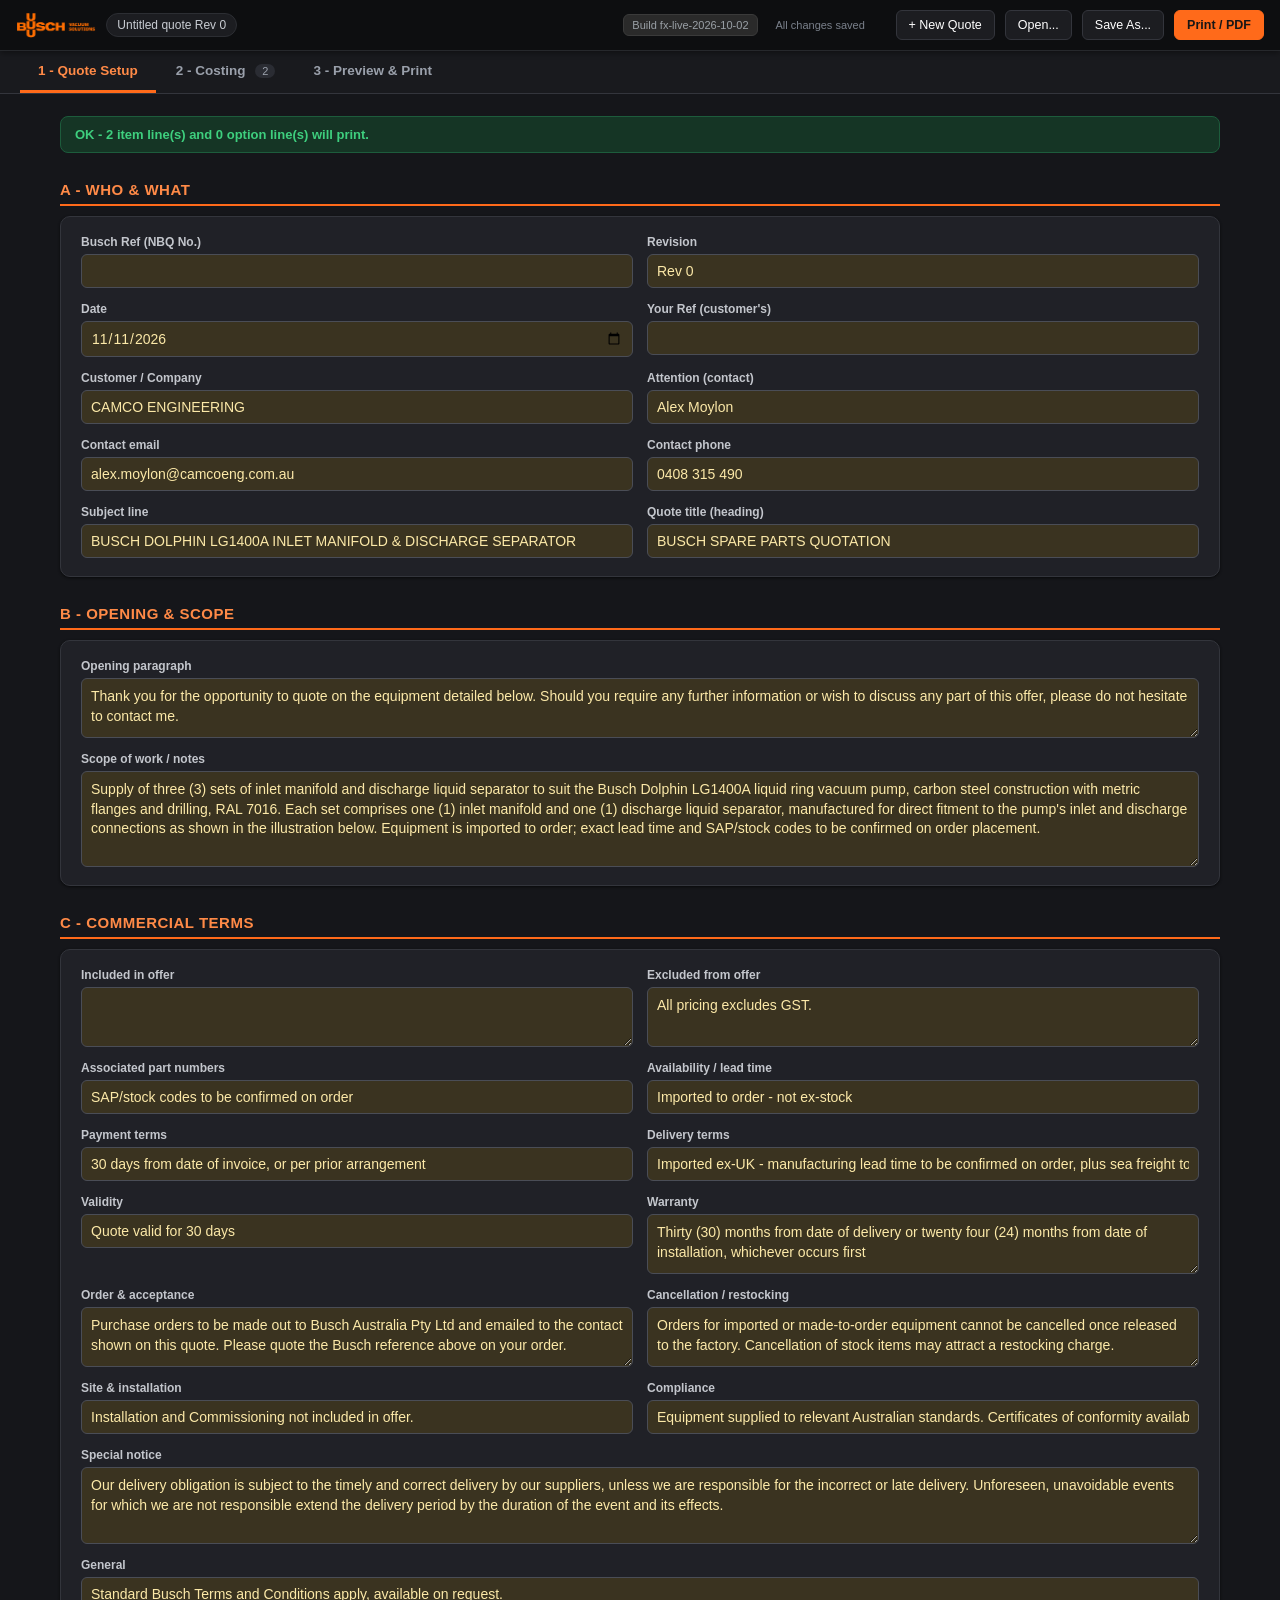
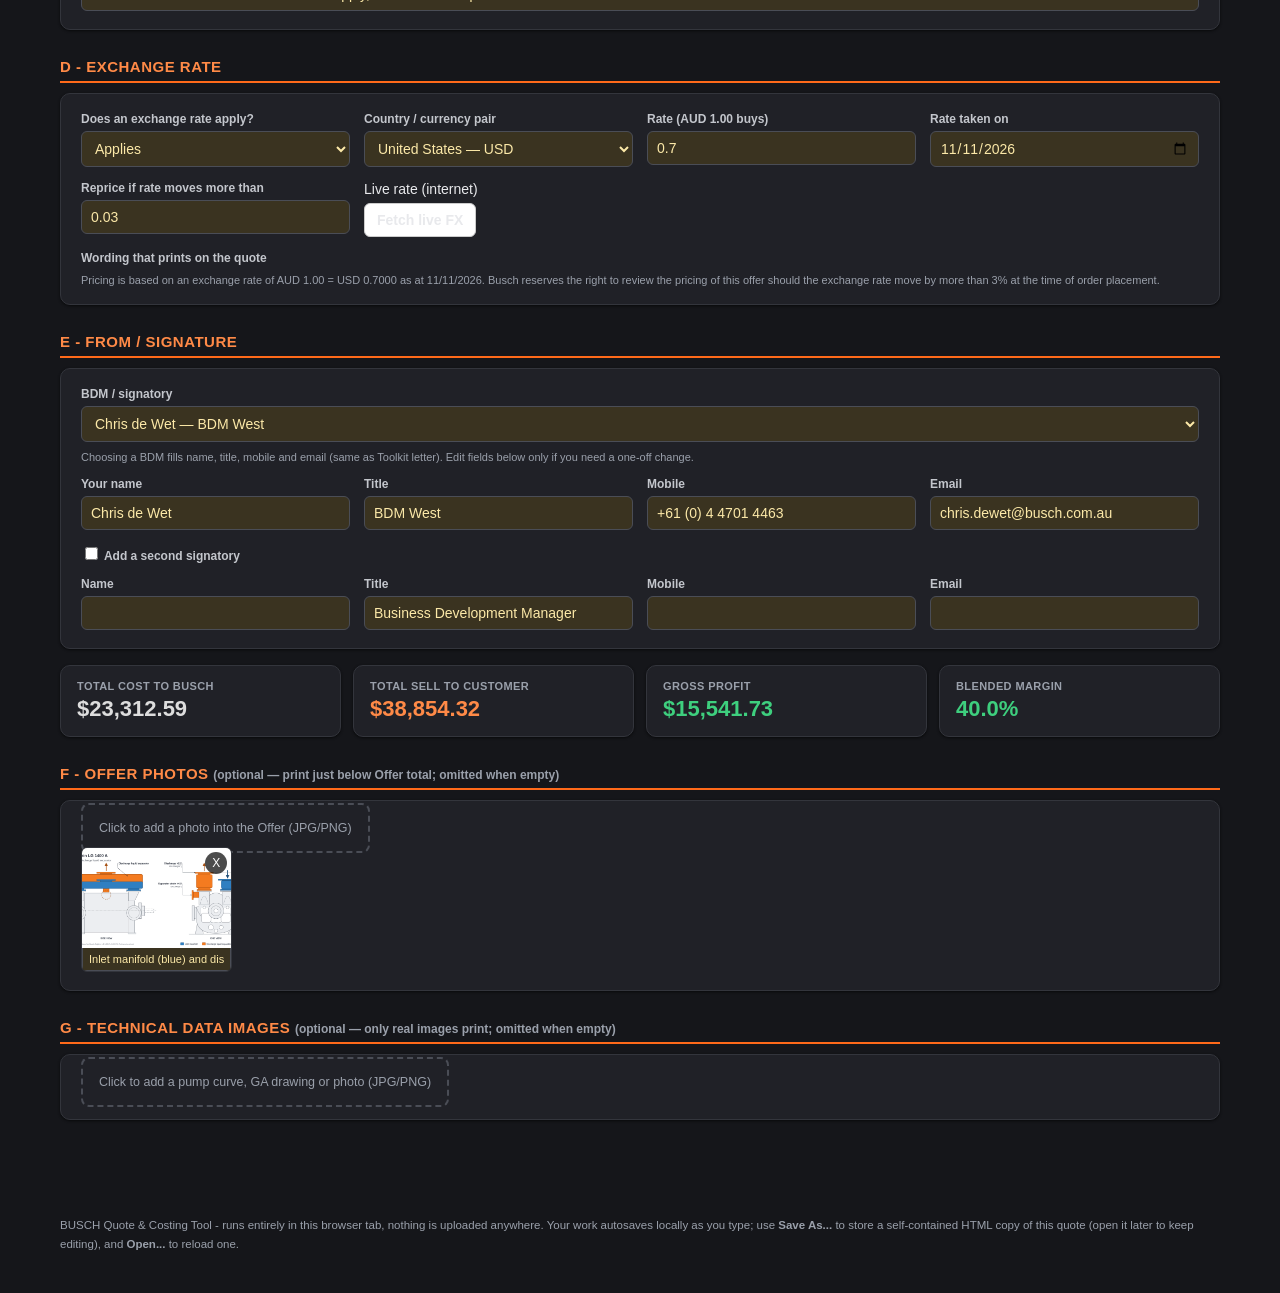
<file: quote/saved/camco-engineering-lg1400a-quote.html>
<!DOCTYPE html>
<html lang="en"><head>
<meta charset="UTF-8">
<meta name="viewport" content="width=device-width, initial-scale=1.0">
<meta name="quote-build" content="fx-live-2026-10-02">
<meta http-equiv="Cache-Control" content="no-cache, no-store, must-revalidate">
<meta http-equiv="Pragma" content="no-cache">
<title>BUSCH Quote &amp; Costing Tool</title>
<!-- visual-lock-fx-live-2026-10-02: live FX pair picker (frankfurter); FX UI on Costing; empty-omit FX; A4 Preview==Print -->
<style>
  /* Print page box (also redeclared in @media print). Tall tfoot + @page bottom belt-and-suspenders. */
  @page{size:A4;margin:0;}
  :root{
    --orange:#FF6A1A;
    --orange-dark:#FF8A47;
    --ink:#e8e9ec;
    --page-bg:#15161a;
    --grey-1:#1b1c21;
    --grey-2:#2a2c33;
    --grey-3:#4a4d56;
    --grey-text:#9aa0ab;
    --yellow:#3a3320;
    --yellow-strong:#544a24;
    --green:#3ecf7e;
    --green-bg:#153525;
    --red:#ff6b6b;
    --red-bg:#3a1e1e;
    --card-bg:#202127;
    --border:#33353c;
    --shadow:0 1px 3px rgba(0,0,0,.35), 0 1px 2px rgba(0,0,0,.3);
    --radius:10px;
  }
  *{box-sizing:border-box;}
  html,body{margin:0;padding:0;}
  body{
    font-family:Arial, Helvetica, sans-serif;
    background:var(--page-bg);
    color:var(--ink);
    font-size:14px;
    -webkit-font-smoothing:antialiased;
  }
  input,select,textarea,button{font-family:inherit;font-size:inherit;color:inherit;}
  a{color:var(--orange-dark);}

  /* ---------- App chrome ---------- */
  #appbar{
    position:sticky;top:0;z-index:50;
    background:#0d0e10;
    color:#fff;
    display:flex;align-items:center;gap:10px;flex-wrap:wrap;
    padding:10px 16px;
    box-shadow:0 2px 6px rgba(0,0,0,.4);
    border-bottom:1px solid #26282c;
  }
  #appbar .quoteid{white-space:nowrap;}
  #appbar .logo{display:flex;align-items:center;gap:10px;font-weight:bold;letter-spacing:.5px;}
  #appbar .logo img{height:26px;display:block;filter:brightness(1.25);}
  #appbar .quoteid{
    font-size:12px;color:#c9cdd3;padding:4px 10px;background:#1c1d21;border-radius:20px;border:1px solid #2c2e33;
  }
  #appbar .spacer{flex:1;}
  #appbar button{
    background:#1c1d21;color:#fff;border:1px solid #33353c;border-radius:6px;
    padding:7px 12px;cursor:pointer;font-size:12.5px;display:flex;align-items:center;gap:6px;
  }
  #appbar button:hover{background:#2a2c31;}
  #appbar button.primary{background:var(--orange);border-color:var(--orange);color:#161616;font-weight:bold;}
  #appbar button.primary:hover{background:var(--orange-dark);}
  #appbar .buildstamp{font-size:11px;color:#9aa0a6;background:#2a2a2a;border:1px solid #3a3a3a;padding:4px 8px;border-radius:6px;margin-right:8px;white-space:nowrap;}
  .savebadge{font-size:11px;color:#7a808b;min-width:110px;}

  #tabs{
    position:sticky;top:47px;z-index:49;
    display:flex;gap:2px;background:#191a1e;border-bottom:1px solid var(--border);
    padding:0 20px;
  }
  #tabs button{
    background:none;border:none;padding:12px 18px;font-size:13.5px;font-weight:bold;
    color:var(--grey-text);cursor:pointer;border-bottom:3px solid transparent;
  }
  #tabs button.active{color:var(--orange-dark);border-bottom-color:var(--orange);}
  #tabs button:hover{color:var(--ink);}
  #tabs .tag{
    display:inline-block;margin-left:6px;background:var(--grey-2);color:var(--grey-text);
    border-radius:10px;padding:1px 7px;font-size:11px;font-weight:normal;
  }

  main{max-width:1200px;margin:0 auto;padding:22px 20px 80px;}
  .view{display:none;}
  .view.active{display:block;}

  h2.section-title{
    font-size:15px;text-transform:uppercase;letter-spacing:.5px;color:var(--orange-dark);
    margin:28px 0 10px;border-bottom:2px solid var(--orange);padding-bottom:6px;
  }
  h2.section-title:first-child{margin-top:0;}
  h2.section-title .hint{color:var(--grey-text);text-transform:none;letter-spacing:0;font-size:12px;}

  .card{
    background:var(--card-bg);border:1px solid var(--border);border-radius:var(--radius);
    box-shadow:var(--shadow);padding:18px 20px;margin-bottom:16px;
  }
  .grid{display:grid;gap:14px;}
  .grid.cols-2{grid-template-columns:1fr 1fr;}
  .grid.cols-3{grid-template-columns:1fr 1fr 1fr;}
  .grid.cols-4{grid-template-columns:1fr 1fr 1fr 1fr;}
  @media (max-width:900px){
    .grid.cols-2,.grid.cols-3,.grid.cols-4{grid-template-columns:1fr;}
  }
  label.field{display:flex;flex-direction:column;gap:5px;}
  label.field span.lbl{font-size:12px;font-weight:bold;color:#c3c6cc;}
  label.field span.hint{font-size:11px;color:var(--grey-text);font-weight:normal;}
  input[type=text],input[type=number],input[type=date],input[type=email],textarea,select{
    border:1px solid var(--grey-3);border-radius:6px;padding:8px 9px;background:#26282d;color:var(--ink);width:100%;
  }
  input:focus,select:focus,textarea:focus{outline:2px solid var(--orange);outline-offset:0;border-color:var(--orange);}
  textarea{resize:vertical;min-height:60px;line-height:1.4;}
  .yellow-input input,.yellow-input textarea,.yellow-input select{background:var(--yellow);color:#fce9a8;}
  .yellow-input input:focus,.yellow-input textarea:focus{background:#332c14;color:#fff;}
  select option{background:#26282d;color:#fff;}

  /* Status / margin banner */
  .banner{
    border-radius:8px;padding:10px 14px;font-size:13px;font-weight:bold;margin-bottom:18px;
    display:flex;align-items:center;gap:8px;border:1px solid transparent;
  }
  .banner.ok{background:var(--green-bg);color:var(--green);border-color:#1d5c3c;}
  .banner.warn{background:#3a2e10;color:#f0c060;border-color:#5c4a1a;}
  .banner.bad{background:var(--red-bg);color:var(--red);border-color:#5c2323;}

  .kpi-row{display:grid;grid-template-columns:repeat(4,1fr);gap:12px;margin-bottom:18px;}
  @media (max-width:900px){.kpi-row{grid-template-columns:1fr 1fr;}}
  .kpi{
    background:var(--card-bg);border:1px solid var(--border);border-radius:var(--radius);padding:14px 16px;
    box-shadow:var(--shadow);
  }
  .kpi .k-label{font-size:11px;text-transform:uppercase;letter-spacing:.4px;color:var(--grey-text);font-weight:bold;}
  .kpi .k-value{font-size:22px;font-weight:bold;margin-top:4px;}
  .kpi.cost .k-value{color:#ddd;}
  .kpi.sell .k-value{color:var(--orange-dark);}
  .kpi.profit .k-value{color:var(--green);}
  .kpi.margin .k-value{color:var(--green);}
  .kpi.margin.low .k-value{color:var(--red);}

  /* ---------- Costing tab ---------- */
  .costing-toolbar{display:flex;gap:10px;align-items:center;margin-bottom:16px;flex-wrap:wrap;}
  .costing-toolbar button{
    border:1px solid var(--orange);background:transparent;color:var(--orange-dark);
    border-radius:6px;padding:9px 14px;font-weight:bold;font-size:13px;cursor:pointer;
  }
  .costing-toolbar button:hover{background:var(--orange);color:#161616;}
  .costing-toolbar .hint{font-size:12px;color:var(--grey-text);margin-left:auto;}

  .item-card{
    background:var(--card-bg);border:1.5px solid #3a3d45;border-radius:8px;margin-bottom:18px;overflow:hidden;
    box-shadow:var(--shadow);
  }
  .item-card .item-head{
    display:flex;align-items:center;gap:10px;padding:10px 14px;background:#111214;color:#fff;flex-wrap:wrap;
  }
  .item-card .item-head .badge{
    background:var(--orange);color:#161616;font-weight:bold;border-radius:50%;
    width:26px;height:26px;display:flex;align-items:center;justify-content:center;font-size:13px;flex:none;
  }
  .item-card .item-head .typepill{
    display:flex;border-radius:6px;overflow:hidden;border:1px solid #555;
  }
  .item-card .item-head .typepill button{
    border:none;background:#232427;color:#c9cdd3;padding:5px 10px;font-size:11.5px;font-weight:bold;cursor:pointer;
  }
  .item-card .item-head .typepill button.active{background:var(--orange);color:#161616;}
  .item-card .item-head select.statussel{
    border:none;border-radius:6px;padding:5px 8px;font-size:11.5px;font-weight:bold;cursor:pointer;
  }
  .item-card .item-head .desc-preview{
    flex:1;min-width:120px;font-size:12.5px;color:#c9cdd3;overflow:hidden;text-overflow:ellipsis;white-space:nowrap;
  }
  .item-card .item-head .headbtn{
    background:none;border:1px solid #555;color:#c9cdd3;border-radius:6px;width:28px;height:28px;
    cursor:pointer;font-size:13px;display:flex;align-items:center;justify-content:center;
  }
  .item-card .item-head .headbtn:hover{background:#2c2e33;color:#fff;}
  .item-card .item-head .headbtn.danger:hover{background:var(--red);border-color:var(--red);color:#161616;}

  .item-card .item-body{padding:16px;}
  .item-card.collapsed .item-body{display:none;}

  .calc-block{
    border:1.5px solid #3a3d45;border-radius:6px;overflow:hidden;margin-top:4px;
  }
  .calc-row{
    display:grid;grid-template-columns:190px 1fr;border-top:1px solid #3a3d45;
  }
  .calc-row:first-child{border-top:none;}
  .calc-row .calc-label{
    padding:8px 10px;font-size:12px;font-weight:bold;background:#1b1c20;border-right:1px solid #3a3d45;
    display:flex;align-items:center;color:#c3c6cc;
  }
  .calc-row .calc-value{
    padding:0;display:flex;align-items:stretch;
  }
  .calc-row .calc-value.calc-plain{padding:8px 10px;display:flex;align-items:center;font-size:13px;}
  .calc-cell{
    flex:1;display:flex;align-items:center;gap:6px;padding:6px 10px;border-right:1px solid #2c2e33;
  }
  .calc-cell:last-child{border-right:none;}
  .calc-cell .mini{font-size:10.5px;color:var(--grey-text);white-space:nowrap;}
  .calc-cell input{border:1px solid var(--grey-3);border-radius:5px;padding:6px 7px;width:100%;background:var(--yellow);color:#fce9a8;font-size:13px;font-weight:bold;}
  .calc-cell input.pct-input{max-width:80px;}
  .calc-cell input.amt-input{max-width:110px;}
  .calc-cell input::placeholder{color:#8a7a3a;font-style:italic;font-weight:normal;}
  .calc-row.computed .calc-label{background:#202226;}
  .calc-row.computed .calc-value.calc-plain{background:#1b1c20;font-weight:bold;color:#ddd;font-size:14px;}
  .calc-row.final .calc-label{background:#2c2e33;color:#fff;}
  .calc-row.final .calc-value.calc-plain{background:#2a1f14;color:var(--orange-dark);font-weight:bold;font-size:16px;}
  .calc-row.total .calc-label{background:var(--orange);color:#161616;}
  .calc-row.total .calc-value.calc-plain{background:#2a1f14;color:#fff;font-weight:bold;font-size:17px;}
  .reset-link{font-size:10px;color:var(--grey-text);cursor:pointer;text-decoration:underline;white-space:nowrap;}
  .reset-link:hover{color:var(--orange-dark);}

  .totals-bar{
    position:sticky;bottom:0;background:#0d0e10;color:#fff;border-radius:10px 10px 0 0;
    padding:14px 20px;display:flex;gap:28px;align-items:center;flex-wrap:wrap;box-shadow:0 -4px 12px rgba(0,0,0,.4);
    margin-top:10px;border:1px solid #26282c;border-bottom:none;
  }
  .totals-bar .tb-item{display:flex;flex-direction:column;gap:2px;}
  .totals-bar .tb-item .tb-label{font-size:10.5px;text-transform:uppercase;color:#8a8f98;letter-spacing:.4px;}
  .totals-bar .tb-item .tb-value{font-size:17px;font-weight:bold;}
  .totals-bar .tb-item.profit .tb-value{color:#4ade80;}
  .totals-bar .tb-item.margin .tb-value{color:#4ade80;}
  .totals-bar .tb-item.margin.low .tb-value{color:#f87171;}

  /* ---------- Print / Preview tab (kept as true white paper) ---------- */
  #previewWrap{background:#0d0e10;padding:26px 0;border-radius:12px;overflow-x:auto;}
  /* #paper is a stack of fixed-height A4 shells; footer is flex-pinned on every shell. */
  .paper{
    width:auto;min-height:0;background:transparent;color:#1c1c1c;margin:0 auto;
    box-shadow:none;padding:0;position:relative;
  }
  /* Screen shells use the SAME A4 geometry as @media print so layoutQuotePages
     pagination (what lands on page 1 vs 2) matches Print / Save-as-PDF. */
  .print-page{
    width:210mm;height:297mm;max-height:297mm;background:#ffffff;color:#1c1c1c;
    margin:0 auto 26px;box-shadow:0 4px 24px rgba(0,0,0,.5);
    padding:10mm 12mm 6mm 12mm;position:relative;box-sizing:border-box;
    display:flex;flex-direction:column;overflow:hidden;
  }
  .print-page .page-body{flex:1 1 auto;min-height:0;overflow:hidden;}
  .print-page .page-foot{
    flex:0 0 28mm;height:28mm;min-height:28mm;max-height:28mm;
    margin-top:auto;padding-top:0;
    display:flex;align-items:flex-end;
  }
  .print-page .page-foot img{
    width:100%;height:auto;max-height:28mm;
    object-fit:contain;object-position:bottom center;display:block;
  }
  /* Preview-only: keep A4 shells readable in the pane without changing pagination. */
  #paper.preview-scaled{
    transform-origin:top center;
  }
  .print-page .page-num{
    display:none; /* filled for screen; hidden in print */
  }
  @media screen{
    .print-page .page-num{
      display:block;position:absolute;top:4mm;right:12mm;
      font-size:9px;color:#999;letter-spacing:.04em;user-select:none;
    }
  }
  .doc-footer{display:none;} /* legacy */
  .doc-footer-spacer{display:none;}
  /* Letterhead — Toolkit spirit: logos + orange rule + tidy title + meta grid */
  .doc-letterhead{margin:0 0 2px;}
  .doc-letterhead .lh-top{display:flex;justify-content:space-between;align-items:flex-start;gap:12px;margin:0 0 6px;}
  .doc-letterhead .lh-qnum{font-size:12px;font-weight:bold;color:#333;padding-top:4px;}
  .doc-letterhead .lh-logos{height:48px;width:auto;max-width:52%;object-fit:contain;object-position:right top;display:block;}
  .doc-letterhead .lh-rule{height:0;border:0;border-top:2px solid var(--orange);margin:4px 0 12px;}
  .doc-letter-title{
    text-align:center;font-weight:700;font-size:15px;letter-spacing:.04em;
    margin:0 0 12px;text-transform:uppercase;color:#1a1a1a;
  }
  .hdr-block{
    border-top:1px solid #b0b0b0;border-bottom:1px solid #b0b0b0;
    padding:6px 0;margin:0 0 8px;
  }
  .hdr-grid{
    display:grid;grid-template-columns:1.15fr 1fr;column-gap:18px;row-gap:2px;font-size:11.5px;color:#1c1c1c;
  }
  .hdr-cell{
    display:grid;grid-template-columns:7.6em 0.7em 1fr;align-items:baseline;gap:0 2px;
  }
  .hdr-cell .lab{font-weight:700;text-transform:uppercase;letter-spacing:.02em;white-space:nowrap;color:#333;}
  .hdr-cell .colon{font-weight:700;text-align:center;color:#333;}
  .hdr-cell .val{min-width:0;overflow-wrap:anywhere;color:#1c1c1c;}
  .subj-block{
    margin:0 0 14px;padding:6px 0 8px;border-bottom:1px solid #b0b0b0;font-size:11.5px;color:#1c1c1c;
  }
  .subj-line{
    display:grid;grid-template-columns:7.6em 0.7em 1fr;align-items:baseline;gap:0 2px;margin:2px 0;
  }
  .subj-line .lab{font-weight:700;text-transform:uppercase;white-space:nowrap;color:#333;}
  .subj-line .colon{font-weight:700;text-align:center;color:#333;}
  .subj-line .val{font-weight:400;}
  p.doc-p{font-size:12.5px;line-height:1.55;margin:8px 0;color:#1c1c1c;}
  /* Busch orange numbered ALL-CAPS + underline (NOT black bar) */
  h3.doc-h2{
    font-size:12.5px;text-transform:uppercase;letter-spacing:.03em;
    background:transparent;color:var(--orange);font-weight:700;
    padding:0 0 3px;margin:18px 0 10px;
    border-bottom:1.5px solid var(--orange);
    page-break-after:avoid;break-after:avoid;
  }
  section.doc-sec{display:block;}
  .doc-sec-keep{display:block;}
  h3.doc-h2 .h2-hint{
    font-weight:normal;text-transform:none;letter-spacing:0;font-size:10.5px;color:#666;margin-left:6px;
  }
  table.offer{width:100%;border-collapse:collapse;font-size:11.5px;margin-bottom:8px;color:#1c1c1c;}
  table.offer th{background:var(--orange);color:#fff;padding:6px 6px;text-align:left;font-size:10.5px;text-transform:uppercase;}
  table.offer td{padding:6px 6px;border-bottom:1px solid #e7e9ec;vertical-align:top;}
  table.offer tr:last-child td{border-bottom:1px solid #999;}
  table.offer td.num{text-align:right;white-space:nowrap;}
  .offer-total{display:flex;justify-content:flex-end;gap:14px;padding:8px 6px;font-size:13px;font-weight:bold;border-top:2px solid #1c1c1c;color:#1c1c1c;}
  .commercial-grid{font-size:12px;line-height:1.5;color:#1c1c1c;}
  .commercial-grid .crow{display:grid;grid-template-columns:150px 1fr;padding:5px 0;border-bottom:1px solid #eee;}
  .commercial-grid .crow .ck{font-weight:bold;color:#555;}
  .sig-row{display:flex;justify-content:space-between;margin-top:36px;gap:30px;}
  .sig-block{font-size:12px;line-height:1.5;color:#1c1c1c;}
  .sig-block .sig-name{font-weight:bold;font-size:13px;}
  .tech-imgs img{max-width:100%;display:block;margin:10px 0;border:1px solid #e7e9ec;}
  .offer-photos{margin:12px 0 4px;display:grid;gap:12px;}
  .offer-photos .op-item{break-inside:avoid;page-break-inside:avoid;}
  .offer-photos .op-item img{max-width:100%;max-height:280px;object-fit:contain;display:block;margin:0 auto;border:1px solid #e7e9ec;}
  .offer-photos .op-cap{font-size:11px;color:#444;text-align:center;margin-top:4px;font-style:italic;}
  .legal{font-size:10px;color:#777;line-height:1.5;margin-top:26px;border-top:1px solid #e7e9ec;padding-top:10px;}
  .no-print{}
  .imgitem .cap-input{
    display:block;width:100%;border:1px solid var(--grey-3);border-radius:0;padding:5px 6px;
    background:var(--yellow);color:#fce9a8;font-size:11px;border-top:none;
  }

  .preview-toolbar{
    max-width:794px;margin:0 auto 14px;display:flex;justify-content:space-between;align-items:center;
  }
  .preview-toolbar .warning{font-size:12.5px;color:#f0c060;background:#3a2e10;padding:8px 12px;border-radius:6px;border:1px solid #5c4a1a;}

  /* Technical images uploader */
  .imgpicker{border:2px dashed var(--grey-3);border-radius:8px;padding:16px;text-align:center;color:var(--grey-text);font-size:12.5px;cursor:pointer;}
  .imgpicker:hover{border-color:var(--orange);color:var(--orange-dark);}
  .imglist{display:grid;grid-template-columns:repeat(auto-fill,minmax(140px,1fr));gap:10px;margin-top:12px;}
  .imglist .imgitem{position:relative;border:1px solid var(--border);border-radius:6px;overflow:hidden;}
  .imglist .imgitem img{width:100%;height:100px;object-fit:cover;display:block;}
  .imglist .imgitem .rm{
    position:absolute;top:4px;right:4px;background:rgba(0,0,0,.7);color:#fff;border:none;border-radius:50%;
    width:22px;height:22px;cursor:pointer;font-size:12px;
  }

  footer.hint-footer{max-width:1200px;margin:0 auto;padding:0 20px 40px;color:var(--grey-text);font-size:11.5px;line-height:1.6;}

  /* Photo/tech editors live on Setup only — never under Preview/Print letter */
  #offerPhotosEditor,#techImagesEditor{display:block;}

  /* ---------- Print: only #paper; force orange; no editor chrome ---------- */
  @media print{
    #appbar,#tabs,.costing-toolbar,.totals-bar,.preview-toolbar,footer.hint-footer,
    .view:not(#view-preview),.no-print,#techImagesEditor,#offerPhotosEditor,
    #offerPhotosEditor *,#techImagesEditor *,.imgpicker,.imglist{display:none !important;visibility:hidden !important;}
    html,body{background:#fff !important;margin:0 !important;padding:0 !important;}
    main{padding:0 !important;max-width:none !important;margin:0 !important;}
    #view-preview{display:block !important;padding:0 !important;margin:0 !important;}
    #previewWrap{background:#fff !important;padding:0 !important;border-radius:0 !important;}
    /* Match on-screen letter padding as closely as print allows */
    .paper{
      box-shadow:none !important;margin:0 !important;width:auto !important;max-width:none !important;
      min-height:0 !important;padding:0 !important;background:transparent !important;
      -webkit-print-color-adjust:exact !important;print-color-adjust:exact !important;color-adjust:exact !important;
    }
    .print-page{
      -webkit-print-color-adjust:exact !important;print-color-adjust:exact !important;color-adjust:exact !important;
    }
    .paper,.paper *{
      -webkit-print-color-adjust:exact !important;print-color-adjust:exact !important;color-adjust:exact !important;
    }
    /* Glyph fix: Chrome Save-as-PDF was faux-bolding / double-stroking thin stems (i/l).
       Drop antialiasing + font-synthesis; pin letter body to real regular Helvetica/Arial. */
    html,body,.paper{
      -webkit-font-smoothing:auto !important;
      -moz-osx-font-smoothing:auto !important;
      text-rendering:geometricPrecision !important;
      font-synthesis:none !important;
    }
    .paper,.paper *{
      font-family:Helvetica, Arial, sans-serif !important;
      text-shadow:none !important;
      -webkit-text-stroke:0 !important;
      -webkit-text-stroke-width:0 !important;
    }
    .doc-p,.legal,.commercial-grid,.commercial-grid .crow > div:not(.ck),
    .subj-line .val,.hdr-cell .val,.sig-block,.offer-total{
      font-weight:400 !important;
      font-synthesis:none !important;
    }
    /* Re-declare orange heads (CSS vars / backgrounds often wash to gray in Save-as-PDF) */
    h3.doc-h2{
      font-size:12.5px !important;text-transform:uppercase !important;letter-spacing:.03em !important;
      background:transparent !important;color:#FF6A1A !important;font-weight:700 !important;
      padding:0 0 3px !important;margin:18px 0 10px !important;
      border-bottom:1.5px solid #FF6A1A !important;
      page-break-after:avoid !important;break-after:avoid !important;
    }
    h3.doc-h2 .h2-hint{
      font-weight:normal !important;text-transform:none !important;letter-spacing:0 !important;
      font-size:10.5px !important;color:#666 !important;margin-left:6px !important;
    }
    /* Keep each numbered heading with its first content block (no orphan title + blank page).
       Root cause was .commercial-grid{page-break-inside:avoid} as a sibling of h3: browser
       shoved the whole grid to the next page and left "2. COMMERCIAL" alone. */
    section.doc-sec{break-inside:auto;page-break-inside:auto;}
    .doc-sec-keep{
      page-break-inside:avoid !important;break-inside:avoid !important;
    }
    /* Glue heading to the block immediately under it (table / grid / para / imgs) */
    section.doc-sec > h3.doc-h2 + *{
      page-break-before:avoid !important;break-before:avoid !important;
    }
    /* Prefer at least a couple of commercial rows with the heading when possible */
    .commercial-grid{orphans:3;widows:3;}
    .doc-letterhead .lh-rule{border-top:2px solid #FF6A1A !important;}
    table.offer th{
      background:#FF6A1A !important;color:#fff !important;
      -webkit-print-color-adjust:exact !important;print-color-adjust:exact !important;
    }
    /* A4 page shells: one .print-page == one printed sheet. Flex pins footer to bottom
       even on short last pages (Chrome position:fixed/tfoot failed on T&C last page). */
    @page{size:A4;margin:0;}
    .paper{
      width:auto !important;max-width:none !important;min-height:0 !important;
      margin:0 !important;padding:0 !important;box-shadow:none !important;background:transparent !important;
    }
    .print-page{
      width:210mm !important;height:297mm !important;min-height:297mm !important;max-height:297mm !important;
      margin:0 !important;padding:10mm 12mm 6mm 12mm !important;
      box-shadow:none !important;background:#fff !important;
      display:flex !important;flex-direction:column !important;
      page-break-after:always !important;break-after:page !important;
      overflow:hidden !important;box-sizing:border-box !important;
    }
    .print-page:last-child{page-break-after:auto !important;break-after:auto !important;}
    .print-page .page-num{display:none !important;}
    #paper,#paper.preview-scaled{transform:none !important;margin-bottom:0 !important;}
    .print-page .page-body{flex:1 1 auto !important;min-height:0 !important;overflow:hidden !important;}
    .print-page .page-foot{
      flex:0 0 28mm !important;height:28mm !important;min-height:28mm !important;max-height:28mm !important;
      margin-top:auto !important;padding-top:0 !important;
      display:flex !important;align-items:flex-end !important;
    }
    .print-page .page-foot img{
      width:100% !important;height:auto !important;max-height:28mm !important;
      object-fit:contain !important;object-position:bottom center !important;display:block !important;
    }
    /* Allow long commercial / offer tables to break; keep individual rows intact */
    .commercial-grid{page-break-inside:auto;break-inside:auto;}
    .commercial-grid .crow{page-break-inside:avoid;break-inside:avoid;}
    table.offer{page-break-inside:auto;break-inside:auto;}
    table.offer tr{page-break-inside:avoid;break-inside:avoid;}
    .sig-row{page-break-inside:avoid;margin-bottom:10mm;}
    .offer-photos .op-item{page-break-inside:avoid;}
    .tech-imgs img{page-break-inside:avoid;break-inside:avoid;}
  }
</style>
</head>
<body>
<!--QUOTE_STATE_START--><script type="application/json" id="embedded-quote-state">{"meta":{"ref":"","revision":"Rev 0","date":"2026-11-11","customer":"CAMCO ENGINEERING","attention":"Alex Moylon","email":"alex.moylon@camcoeng.com.au","phone":"0408 315 490","yourRef":"","subject":"BUSCH DOLPHIN LG1400A INLET MANIFOLD & DISCHARGE SEPARATOR","title":"BUSCH SPARE PARTS QUOTATION","bdmKey":"chris","fromName":"Chris de Wet","fromTitle":"BDM West","fromMobile":"+61 (0) 4 4701 4463","fromEmail":"chris.dewet@busch.com.au"},"body":{"opening":"Thank you for the opportunity to quote on the equipment detailed below. Should you require any further information or wish to discuss any part of this offer, please do not hesitate to contact me.","scope":"Supply of three (3) sets of inlet manifold and discharge liquid separator to suit the Busch Dolphin LG1400A liquid ring vacuum pump, carbon steel construction with metric flanges and drilling, RAL 7016. Each set comprises one (1) inlet manifold and one (1) discharge liquid separator, manufactured for direct fitment to the pump's inlet and discharge connections as shown in the illustration below. Equipment is imported to order; exact lead time and SAP/stock codes to be confirmed on order placement."},"commercial":{"included":"","excluded":"All pricing excludes GST.","partNumbers":"SAP/stock codes to be confirmed on order","availability":"Imported to order - not ex-stock","payment":"30 days from date of invoice, or per prior arrangement","delivery":"Imported ex-UK - manufacturing lead time to be confirmed on order, plus sea freight to Perth, WA.","validity":"Quote valid for 30 days","warranty":"Thirty (30) months from date of delivery or twenty four (24) months from date of installation, whichever occurs first","orderAcceptance":"Purchase orders to be made out to Busch Australia Pty Ltd and emailed to the contact shown on this quote. Please quote the Busch reference above on your order.","cancellation":"Orders for imported or made-to-order equipment cannot be cancelled once released to the factory. Cancellation of stock items may attract a restocking charge.","site":"Installation and Commissioning not included in offer.","compliance":"Equipment supplied to relevant Australian standards. Certificates of conformity available on request.","special":"Our delivery obligation is subject to the timely and correct delivery by our suppliers, unless we are responsible for the incorrect or late delivery. Unforeseen, unavoidable events for which we are not responsible extend the delivery period by the duration of the event and its effects.","general":"Standard Busch Terms and Conditions apply, available on request."},"signature2":{"enabled":false,"name":"","title":"Business Development Manager","mobile":"","email":""},"fx":{"applies":true,"currency":"USD","rate":0.7,"rateDate":"2026-11-11","tolerance":0.03},"defaults":{"marginPct":0.4,"outboundDeliveryPct":0,"seaFreightPct":0.08,"airFreightPct":0,"boxingPct":0.02,"clearancePct":0.03,"dutyPct":0,"labourRate":185},"items":[{"id":1,"type":"import","status":"include","qty":3,"model":"","partNo":"TBC","description":"Inlet Manifold - Carbon Steel, metric flanges and drilling, RAL 7016 (suit Dolphin LG1400A / 2BE 4500)","availability":"Imported to order ex-UK - lead time TBC","collapsed":false,"exworks":1964.79,"discountMultiplier":1,"boxingPct":null,"boxingAmt":0,"freightPct":null,"freightAmt":0,"clearancePct":null,"clearanceAmt":0,"dutyPct":null,"dutyAmt":0,"localParts":0,"marginPct":0.4,"deliveryPct":null,"deliveryAmt":0,"labourHours":0,"labourRate":null,"parts":0,"subcontract":0,"freight":0,"other":0,"marginPctLocal":null,"markupAmt":0},{"id":2,"type":"import","status":"include","qty":3,"model":"","partNo":"TBC","description":"Discharge Separator - Carbon Steel, metric flanges and drilling, RAL 7016 (suit Dolphin LG1400A / 2BE 4500)","availability":"Imported to order ex-UK - lead time TBC","collapsed":false,"exworks":2829.3,"discountMultiplier":1,"boxingPct":null,"boxingAmt":0,"freightPct":null,"freightAmt":0,"clearancePct":null,"clearanceAmt":0,"dutyPct":null,"dutyAmt":0,"localParts":0,"marginPct":0.4,"deliveryPct":null,"deliveryAmt":0,"labourHours":0,"labourRate":null,"parts":0,"subcontract":0,"freight":0,"other":0,"marginPctLocal":null,"markupAmt":0}],"offerPhotos":[{"id":1,"dataUrl":"[data-uri]","caption":"Inlet manifold (blue) and discharge liquid separator (orange) shown fitted to the Dolphin LG1400A pump"}],"technical":{"sectionTitle":"Technical Data","images":[]}}</script><!--QUOTE_STATE_END-->

<div id="appbar">
  <div class="logo"><img src="[data-uri]" alt="Busch"></div>
  <div class="quoteid" id="quoteIdBadge">-</div>
  <div class="spacer"></div>
  <span class="buildstamp" id="buildStamp" title="Tool build id — confirm this matches live">Build fx-live-2026-10-02</span>
  <span class="savebadge" id="saveBadge">All changes saved</span>
  <button id="btnNew" title="Start a new blank quote">+ New Quote</button>
  <button id="btnOpen" title="Open a saved quote file">Open...</button>
  <button id="btnSave" title="Save this quote as an HTML file you can reopen and keep editing">Save As...</button>
  <button class="primary" id="btnPrint" title="Print / export as PDF">Print / PDF</button>
  <input type="file" id="fileOpen" accept=".html,.json,text/html,application/json" style="display:none">
</div>

<div id="tabs">
  <button data-tab="setup" class="active">1 - Quote Setup</button>
  <button data-tab="costing">2 - Costing <span class="tag" id="itemCountTag">0</span></button>
  <button data-tab="preview">3 - Preview &amp; Print</button>
</div>

<main>

  <!-- ============ SETUP TAB ============ -->
  <div class="view active" id="view-setup">

    <div class="banner ok" id="setupBanner">OK</div>

    <h2 class="section-title">A - Who &amp; What</h2>
    <div class="card grid cols-2 yellow-input">
      <label class="field"><span class="lbl">Busch Ref (NBQ No.)</span><input type="text" data-bind="meta.ref"></label>
      <label class="field"><span class="lbl">Revision</span><input type="text" data-bind="meta.revision"></label>
      <label class="field"><span class="lbl">Date</span><input type="date" data-bind="meta.date"></label>
      <label class="field"><span class="lbl">Your Ref (customer's)</span><input type="text" data-bind="meta.yourRef"></label>
      <label class="field"><span class="lbl">Customer / Company</span><input type="text" data-bind="meta.customer"></label>
      <label class="field"><span class="lbl">Attention (contact)</span><input type="text" data-bind="meta.attention"></label>
      <label class="field"><span class="lbl">Contact email</span><input type="email" data-bind="meta.email"></label>
      <label class="field"><span class="lbl">Contact phone</span><input type="text" data-bind="meta.phone"></label>
      <label class="field"><span class="lbl">Subject line</span><input type="text" data-bind="meta.subject"></label>
      <label class="field"><span class="lbl">Quote title (heading)</span><input type="text" data-bind="meta.title"></label>
    </div>

    <h2 class="section-title">B - Opening &amp; Scope</h2>
    <div class="card grid cols-1 yellow-input">
      <label class="field"><span class="lbl">Opening paragraph</span><textarea data-bind="body.opening" rows="2"></textarea></label>
      <label class="field"><span class="lbl">Scope of work / notes</span><textarea data-bind="body.scope" rows="4"></textarea></label>
    </div>

    <h2 class="section-title">C - Commercial Terms</h2>
    <div class="card grid cols-2 yellow-input">
      <label class="field"><span class="lbl">Included in offer</span><textarea data-bind="commercial.included" rows="2"></textarea></label>
      <label class="field"><span class="lbl">Excluded from offer</span><textarea data-bind="commercial.excluded" rows="2"></textarea></label>
      <label class="field"><span class="lbl">Associated part numbers</span><input type="text" data-bind="commercial.partNumbers"></label>
      <label class="field"><span class="lbl">Availability / lead time</span><input type="text" data-bind="commercial.availability"></label>
      <label class="field"><span class="lbl">Payment terms</span><input type="text" data-bind="commercial.payment"></label>
      <label class="field"><span class="lbl">Delivery terms</span><input type="text" data-bind="commercial.delivery"></label>
      <label class="field"><span class="lbl">Validity</span><input type="text" data-bind="commercial.validity"></label>
      <label class="field"><span class="lbl">Warranty</span><textarea data-bind="commercial.warranty" rows="2"></textarea></label>
      <label class="field"><span class="lbl">Order &amp; acceptance</span><textarea data-bind="commercial.orderAcceptance" rows="2"></textarea></label>
      <label class="field"><span class="lbl">Cancellation / restocking</span><textarea data-bind="commercial.cancellation" rows="2"></textarea></label>
      <label class="field"><span class="lbl">Site &amp; installation</span><input type="text" data-bind="commercial.site"></label>
      <label class="field"><span class="lbl">Compliance</span><input type="text" data-bind="commercial.compliance"></label>
      <label class="field" style="grid-column:1/-1;"><span class="lbl">Special notice</span><textarea data-bind="commercial.special" rows="3"></textarea></label>
      <label class="field" style="grid-column:1/-1;"><span class="lbl">General</span><input type="text" data-bind="commercial.general"></label>
    </div>

    <h2 class="section-title">D - Exchange Rate</h2>
    <div class="card grid cols-4 yellow-input fx-panel">
      <label class="field"><span class="lbl">Does an exchange rate apply?</span>
        <select data-bind="fx.applies">
          <option value="true">Applies</option>
          <option value="false">N/A — omit from letter</option>
        </select>
      </label>
      <label class="field"><span class="lbl">Country / currency pair</span>
        <select data-bind="fx.currency" data-fx-pair="1" title="AUD base → foreign currency (ECB via frankfurter)">

          <option value="USD">United States — USD</option>
          <option value="EUR">Eurozone — EUR</option>
          <option value="GBP">United Kingdom — GBP</option>
          <option value="CNY">China — CNY</option>
          <option value="JPY">Japan — JPY</option>
          <option value="NZD">New Zealand — NZD</option>
          <option value="SGD">Singapore — SGD</option>
          <option value="CHF">Switzerland — CHF</option>
          <option value="CAD">Canada — CAD</option>
          <option value="HKD">Hong Kong — HKD</option>
          <option value="KRW">South Korea — KRW</option>
          <option value="INR">India — INR</option>
          <option value="THB">Thailand — THB</option>
          <option value="MYR">Malaysia — MYR</option>
          <option value="IDR">Indonesia — IDR</option>
          <option value="PHP">Philippines — PHP</option>
          <option value="SEK">Sweden — SEK</option>
          <option value="DKK">Denmark — DKK</option>
          <option value="NOK">Norway — NOK</option>
          <option value="PLN">Poland — PLN</option>
          <option value="CZK">Czechia — CZK</option>
          <option value="HUF">Hungary — HUF</option>
          <option value="TRY">Turkey — TRY</option>
          <option value="BRL">Brazil — BRL</option>
          <option value="MXN">Mexico — MXN</option>
          <option value="ZAR">South Africa — ZAR</option>
          <option value="ILS">Israel — ILS</option>
          <option value="RON">Romania — RON</option>
        </select>
      </label>
      <label class="field"><span class="lbl">Rate (AUD 1.00 buys)</span><input type="number" step="0.0001" data-bind="fx.rate" title="Manual override OK"></label>
      <label class="field"><span class="lbl">Rate taken on</span><input type="date" data-bind="fx.rateDate"></label>
      <label class="field"><span class="lbl">Reprice if rate moves more than</span><input type="number" step="0.01" data-bind="fx.tolerance" title="Stored as fraction: 0.03 = 3%"></label>
      <div class="field" style="display:flex;flex-direction:column;gap:6px;justify-content:flex-end;">
        <span class="lbl">Live rate (internet)</span>
        <div style="display:flex;gap:8px;align-items:center;flex-wrap:wrap;">
          <button type="button" class="fx-fetch-btn" style="padding:8px 12px;border:1px solid #ccc;border-radius:6px;background:#fff;cursor:pointer;font-weight:600;">Fetch live FX</button>
          <span class="hint fx-fetch-status" style="font-weight:normal;"></span>
        </div>
      </div>
      <label class="field" style="grid-column:1/-1;"><span class="lbl">Wording that prints on the quote</span><span class="hint fx-wording-out" style="font-weight:normal;display:block;margin-top:4px;"></span></label>
    </div>

    <h2 class="section-title">E - From / Signature</h2>
    <div class="card grid cols-4 yellow-input">
      <label class="field" style="grid-column:1/-1;"><span class="lbl">BDM / signatory</span>
        <select id="bdmPicker" title="Picks who appears in FROM and the signature block">
          <option value="chris">Chris de Wet — BDM West</option>
          <option value="andre">André de Wet — BDM East</option>
        </select>
        <span class="hint" style="display:block;margin-top:4px;font-weight:normal;">Choosing a BDM fills name, title, mobile and email (same as Toolkit letter). Edit fields below only if you need a one-off change.</span>
      </label>
      <label class="field"><span class="lbl">Your name</span><input type="text" data-bind="meta.fromName"></label>
      <label class="field"><span class="lbl">Title</span><input type="text" data-bind="meta.fromTitle"></label>
      <label class="field"><span class="lbl">Mobile</span><input type="text" data-bind="meta.fromMobile"></label>
      <label class="field"><span class="lbl">Email</span><input type="text" data-bind="meta.fromEmail"></label>
      <label class="field" style="grid-column:1/-1;"><span class="lbl"><input type="checkbox" data-bind="signature2.enabled" style="width:auto;"> Add a second signatory</span></label>
      <label class="field"><span class="lbl">Name</span><input type="text" data-bind="signature2.name"></label>
      <label class="field"><span class="lbl">Title</span><input type="text" data-bind="signature2.title"></label>
      <label class="field"><span class="lbl">Mobile</span><input type="text" data-bind="signature2.mobile"></label>
      <label class="field"><span class="lbl">Email</span><input type="text" data-bind="signature2.email"></label>
    </div>

    <div class="kpi-row" id="marginCheck"></div>


    <h2 class="section-title">F - Offer photos <span class="hint">(optional — print just below Offer total; omitted when empty)</span></h2>
    <div id="offerPhotosEditor" class="no-print">
      <div class="card">
        <label class="imgpicker" id="offerImgPickLabel">Click to add a photo into the Offer (JPG/PNG)
          <input type="file" id="offerImgPick" accept="image/*" multiple="" style="display:none;">
        </label>
        <div class="imglist" id="offerImgList"></div>
      </div>
    </div>

    <h2 class="section-title">G - Technical Data Images <span class="hint">(optional — only real images print; omitted when empty)</span></h2>
    <div id="techImagesEditor" class="no-print">
      <div class="card">
        <label class="imgpicker" id="imgPickLabel">Click to add a pump curve, GA drawing or photo (JPG/PNG)
          <input type="file" id="imgPick" accept="image/*" multiple="" style="display:none;">
        </label>
        <div class="imglist" id="imgList"></div>
      </div>
    </div>

  </div>

  <!-- ============ COSTING TAB ============ -->
  <div class="view" id="view-costing">
    <h2 class="section-title">Costing defaults <span class="hint">(starting points only — every line below can override these)</span></h2>
    <div class="card grid cols-4 yellow-input" id="costingDefaults">
      <label class="field"><span class="lbl">Gross margin %</span><input type="number" step="0.1" data-bind="defaults.marginPct" data-pct="1"></label>
      <label class="field"><span class="lbl">Outbound delivery %</span><input type="number" step="0.1" data-bind="defaults.outboundDeliveryPct" data-pct="1"></label>
      <label class="field"><span class="lbl">Sea freight %</span><input type="number" step="0.1" data-bind="defaults.seaFreightPct" data-pct="1"></label>
      <label class="field"><span class="lbl">Air freight %</span><input type="number" step="0.1" data-bind="defaults.airFreightPct" data-pct="1"></label>
      <label class="field"><span class="lbl">Boxing / packing %</span><input type="number" step="0.1" data-bind="defaults.boxingPct" data-pct="1"></label>
      <label class="field"><span class="lbl">Admin / clearance %</span><input type="number" step="0.1" data-bind="defaults.clearancePct" data-pct="1"></label>
      <label class="field"><span class="lbl">Duty %</span><input type="number" step="0.1" data-bind="defaults.dutyPct" data-pct="1"></label>
      <label class="field"><span class="lbl">Labour rate ($/hr)</span><input type="number" step="1" data-bind="defaults.labourRate"></label>
    </div>
    <h2 class="section-title">Exchange Rate <span class="hint">(same as Setup D — edits sync both ways; omitted from letter when N/A)</span></h2>
    <div class="card grid cols-4 yellow-input fx-panel">
      <label class="field"><span class="lbl">Does an exchange rate apply?</span>
        <select data-bind="fx.applies">
          <option value="true">Applies</option>
          <option value="false">N/A — omit from letter</option>
        </select>
      </label>
      <label class="field"><span class="lbl">Country / currency pair</span>
        <select data-bind="fx.currency" data-fx-pair="1" title="AUD base → foreign currency (ECB via frankfurter)">

          <option value="USD">United States — USD</option>
          <option value="EUR">Eurozone — EUR</option>
          <option value="GBP">United Kingdom — GBP</option>
          <option value="CNY">China — CNY</option>
          <option value="JPY">Japan — JPY</option>
          <option value="NZD">New Zealand — NZD</option>
          <option value="SGD">Singapore — SGD</option>
          <option value="CHF">Switzerland — CHF</option>
          <option value="CAD">Canada — CAD</option>
          <option value="HKD">Hong Kong — HKD</option>
          <option value="KRW">South Korea — KRW</option>
          <option value="INR">India — INR</option>
          <option value="THB">Thailand — THB</option>
          <option value="MYR">Malaysia — MYR</option>
          <option value="IDR">Indonesia — IDR</option>
          <option value="PHP">Philippines — PHP</option>
          <option value="SEK">Sweden — SEK</option>
          <option value="DKK">Denmark — DKK</option>
          <option value="NOK">Norway — NOK</option>
          <option value="PLN">Poland — PLN</option>
          <option value="CZK">Czechia — CZK</option>
          <option value="HUF">Hungary — HUF</option>
          <option value="TRY">Turkey — TRY</option>
          <option value="BRL">Brazil — BRL</option>
          <option value="MXN">Mexico — MXN</option>
          <option value="ZAR">South Africa — ZAR</option>
          <option value="ILS">Israel — ILS</option>
          <option value="RON">Romania — RON</option>
        </select>
      </label>
      <label class="field"><span class="lbl">Rate (AUD 1.00 buys)</span><input type="number" step="0.0001" data-bind="fx.rate" title="Manual override OK"></label>
      <label class="field"><span class="lbl">Rate taken on</span><input type="date" data-bind="fx.rateDate"></label>
      <label class="field"><span class="lbl">Reprice if rate moves more than</span><input type="number" step="0.01" data-bind="fx.tolerance" title="Stored as fraction: 0.03 = 3%"></label>
      <div class="field" style="display:flex;flex-direction:column;gap:6px;justify-content:flex-end;">
        <span class="lbl">Live rate (internet)</span>
        <div style="display:flex;gap:8px;align-items:center;flex-wrap:wrap;">
          <button type="button" class="fx-fetch-btn" style="padding:8px 12px;border:1px solid #ccc;border-radius:6px;background:#fff;cursor:pointer;font-weight:600;">Fetch live FX</button>
          <span class="hint fx-fetch-status" style="font-weight:normal;"></span>
        </div>
      </div>
      <label class="field" style="grid-column:1/-1;"><span class="lbl">Wording that prints on the quote</span><span class="hint fx-wording-out" style="font-weight:normal;display:block;margin-top:4px;"></span></label>
    </div>
    <div class="costing-toolbar">
      <button id="btnAddImport">+ Import item</button>
      <button id="btnAddLocal">+ Local item</button>
      <span class="hint">Import = bought overseas in foreign currency. Local = workshop / AUD. Leave an add-on blank to keep it linked to the Costing default; type a number to override just that line.</span>
    </div>
    <div id="itemsList"></div>
    <div class="totals-bar" id="totalsBar"></div>
  </div>

  <!-- ============ PREVIEW TAB ============ -->
  <div class="view" id="view-preview">
    <div class="preview-toolbar">
      <div class="warning" id="previewWarning" style="display:none;"></div>
      <div style="margin-left:auto;font-size:12px;color:#888;">WYSIWYG A4 pages — same pagination as Print. Empty sections omitted.</div>
    </div>
    <div id="previewWrap">
      <div class="paper" id="paper"></div>
    </div>
  </div>

</main>

<footer class="hint-footer">
  BUSCH Quote &amp; Costing Tool - runs entirely in this browser tab, nothing is uploaded anywhere. Your work autosaves locally as you type; use <b>Save As...</b> to store a self-contained HTML copy of this quote (open it later to keep editing), and <b>Open...</b> to reload one.
</footer>

<script>
"use strict";
/* Snapshot of this file before the UI mutates the DOM, so Save As can write a
   self-contained HTML copy (tool + this quote) without freezing the live render. */
const QUOTE_TOOL_SOURCE = "<!DOCTYPE html>\n" + document.documentElement.outerHTML;

function readEmbeddedQuote(){
  const el = document.getElementById("embedded-quote-state");
  if(!el) return null;
  const raw = (el.textContent || "").trim();
  if(!raw) return null;
  try { return JSON.parse(raw); } catch(e){ return null; }
}
function quoteFileBaseName(){
  const ref = ((state.meta && state.meta.ref) || "quote").trim() || "quote";
  const rev = ((state.meta && state.meta.revision) || "").trim();
  let name = ref;
  if(rev && ref.toLowerCase().indexOf(rev.toLowerCase()) < 0) name = ref + " " + rev;
  name = name.replace(/[\\/:*?"<>|]+/g, " ").replace(/\s+/g, " ").trim();
  return name || "quote";
}
function buildSavedQuoteHtml(){
  const payload = JSON.stringify(state).replace(/</g, "\\u003c");
  const start = "<!--QUOTE_STATE_" + "START-->";
  const end = "<!--QUOTE_STATE_" + "END-->";
  const block = start + "<scr" + "ipt type=\"application/json\" id=\"embedded-quote-state\">" + payload + "</scr" + "ipt>" + end;
  let html = QUOTE_TOOL_SOURCE;
  if(!/^<!DOCTYPE/i.test(html)) html = "<!DOCTYPE html>\n" + html;
  const i = html.indexOf(start);
  const j = html.indexOf(end);
  if(i < 0 || j < i) throw new Error("quote template missing state markers");
  return html.slice(0, i) + block + html.slice(j + end.length);
}
function parseQuoteFileText(text){
  const raw = String(text || "");
  const trimmed = raw.trim();
  if(trimmed.startsWith("<") || trimmed.startsWith("<!")){
    const start = "<!--QUOTE_STATE_" + "START-->";
    const end = "<!--QUOTE_STATE_" + "END-->";
    const i = raw.indexOf(start);
    const j = raw.indexOf(end);
    if(i < 0 || j < i) throw new Error("no embedded quote");
    const chunk = raw.slice(i + start.length, j);
    const m = chunk.match(/>([\s\S]*)</);
    if(!m || !m[1].trim()) throw new Error("empty embedded quote");
    return JSON.parse(m[1]);
  }
  return JSON.parse(raw);
}
async function saveQuoteHtmlFile(){
  const filename = quoteFileBaseName() + ".html";
  const html = buildSavedQuoteHtml();
  const blob = new Blob([html], {type:"text/html"});
  if(window.showSaveFilePicker){
    try{
      const handle = await window.showSaveFilePicker({
        suggestedName: filename,
        types: [{ description: "Quote (HTML)", accept: { "text/html": [".html"] } }]
      });
      const writable = await handle.createWritable();
      await writable.write(blob);
      await writable.close();
      return;
    }catch(err){
      if(err && err.name === "AbortError") return;
    }
  }
  const url = URL.createObjectURL(blob);
  const a = document.createElement("a");
  a.href = url;
  a.download = filename;
  document.body.appendChild(a);
  a.click();
  document.body.removeChild(a);
  URL.revokeObjectURL(url);
}

const LOGO_HEADER = "[data-uri]";
const LOGO_FOOTER  = "[data-uri]";
document.querySelectorAll('img[src*="iVBORw0KGgoAAAANSUhEUgAAAVQAAABuCAYAAAB4BOvKAAAAAXNSR0IArs4c6QAAAARnQU1BAACxjwv8YQUAAAAJcEhZcwAAIdUAACHVAQSctJ0AABthSURBVHhe7Z0JlCVVece/GXAAQ2QREUXAAQSZAIITSA77zoQZZrr7bT2ChyUYwiYYVEgCGs0IYTseIRwFTFQYRAUBzREFTASEqESWsA/[base64]/TCy5Ri7NGia6VqKmoDtGBrnQSjWhjia4oitI7NMp0qVPUYgyjzbXNQ2lTid4W+N/rSifOUJ5RiaooitJbeCX6jEvYkoxHtV6RNpMkYoE4XuGKn2QQ4N9IdEVRlN6iuYA+7BK2dgZRXQXBXDQ6n2ZJUobmPNrGK9OZCP+NK147Q5rXSFKKoii9R7NM97nELa3VKuTVylSHNVzhaa0+TPXmUbSFFEtRFKX3qA7Sfi6B67TxLQIpkqIoSu/ilegCl8h1yholWipFURRF6X3qBfqpS+wm2hoVWrFugc49VRRlitEo0FVZJ+JviNXKtNzblTaR7BVFUaYW/KS+MUxjLgHM0+plOrNZoo0kW0VRlKnL6ADtUSvRiy4xHK/[base64]/[base64]/4TNBoMF/39UZOmFGGMr0loeOLMVxgsbcU4KKS/T3ocyPYN82aO3VNIZ8PNTj481Z4x+xVsv0I6Sz1pV+XoYyvl2t0Hcky1j41oErfpJJ1My40koyibbBoK5Xoj54cFHD/zXZHOAdQdv74Wy4MnlDggz1Iv0KA5KGbThx3ynBTtAWef2L13HSDNqkOeGVaRnSu419vAIdbOeLAcHuJrKAfnqSHd4coqN4OyqGP3K5Pl6JLjYRBKS7rx3Oa3FIEJfrsVAYjG8tSXAA9u+yqB/ifluCuwcUbNIE1TeUgYX1HilSC2h0PSOo2I8vYX8mfI2BqCHPOi5LT5FipAKd69OIt9qV3kQZOv/va4M0V4rQQj8IKtrIrXa6EJyQALHAhcJLdIEEmdEln0Tt8MAct9N4GwT5V05/38p0H/viSuKQ0PYh+qhJRED4KXY42tvRvL35RZoe2l6mL5oIAn5/3A6HOH5Vglh/nrDDJLzl5MDC2+I3TDdKcPeAHZp0QfUNFfkLtNqWhy+9Iqg46De5fDtqRSpJcWLhOq6WaHFsx5xgQ5urVYv0BSlOiD4Zof61nS4E9H4JMqAfLLPDmwM0W4II7e5gfzvaWwOiEnxiHSeq+eIWgLq+wQ8P/Hikal2RQNCNYHeNoJbpaQkOwMl/pMVPBTXZUBYPB+mTUrSAXhBUNIKvufwmw7wh2kmK1QKLKep58oUfNlpovdXTD4KKhDa22zSOx+8kyIC2VPXDILarZLMBl8vfCsLKtBa+y/3fSOcGcTOgL830w3yrFujPJZjDt0b653B5zO9JFlS/ThBelWCDt4D2CuLiJBL8r4Ka0iKfgO52QW3Oox1Rj7k8yMnD0CDvlqK1UCvQIlecyTDUGd+H21mKZugHQWUgDLe70h6bT/va2yFaZ0sQ8X3yGsTGD2sU0XdLdLLtzzNKxJ34asUOg3h+ToKcTLagNsv0W/9/XMGcIS78WnjwMU34r/9/KggqxM35BDTOXGm0M4ywPiLFMyCdrhVU9IRpaCBrXD5Jhnr/Cd/kR6MMTcfhp/YYhVyKff6DK15aGxmgXSTJAG+AdnP5TqZBIGr2FLB+EVSIzDl22jVc4fB2iOTj9nZcjh9gIgAIzlF2GAo0HbaxPWqDaA6LO/ft6/3t+N9rt8bFZAsq2n1wbxk+S8SFfVaYbegTsOD+8pQQVImWGjN6K9M9yCf1/TocgP0kuqGrBRWjaRzYTCcONJZ/MpkmgIreCH4PueKnMXSs0L1UpDcNZ/qXXL5pDMePp1M9wGKPjnQEbC909nk4trci3eddcdIapyfF7B9B5Sl11oCjVqRnkcF01Of6EWiJRsTdwO0mCKvQWtnMffhNK87Vspn9/yPYzm30pPCVX5QuENRFKKd5oIvtf+RwHnH7/YsfziHu3YF/PwqqDxrKf7rScxl8L5dohq4W1Lm0lSs80TJMccLxMeVCHfAUG557OgJbg//f5kaHRvUmGtky9sPfpfi9BH+X2E+GGYwCD2opRwpDunUI5q2STCzoNAVbDDKbLKPYL4LKoF5/6aeNulvxxwW0Jeo7GHhAsM4UV858WrWy/gEU/N9gUWZDOk/7241JXaId3Bn4Q5SQXuLLCZMuqGW6BiP0YARq9q1Anwp+F+hI+N/v/+5rQTVvCjnScxkO1AkSzdDNgoq//+gKTzKTYYdBY73RVZYkQ5wGRghbShJt4YdhtiBksdHiO3Me+0pQK3SGnb43l/a0f1ePpwPFlev2QDssyXAyXWjiVOgLoe0QKJNYDFFB9QZpTwky8IsfdjgEd/08VHtkXabvmQhCi6Da81Ajggrfgv+7VqZn7XTFXwXVx5Wey9AQ9pAohi4X1Itd4UnG7/CbTDuENPjMLxl4A3SoJJEajJbOc6XVzmrSOftJUHkCu50+6i481xKjUnHlSfWp2xlGgFeaOGU63t5eHaI/mMRiwAhwb9sf2jAqQQb8vswO53bF27mcCAumYaEvjZkIAt8asuP5I1sG8UKCutqqE/R7/pKGabcYqT4m/iqoTC3De+E4M35Iohm6WlAHaA9XeJJhf7xagR7hEQALiCnABFIt0AGuciQZ2sUvJXomzD2vjMeLDXXyW47fT4LKYNTnvK/No0txMfDbUi4/l0GYzL1XV12iHy6pDtJ+vFZDtUjXQ7CWoi1eyv4skC3+Q/QY2ul+OKZ3wIJ7vhD/33McH/Sf10PxSvSiuUQv0xV2e8D/nt3m8TskqLwNaa30t/mGEfqx4t/fgsoHCR36e6isVPfXcCBWIU5ocn83Cyo/OeVG4vJJa4g/1uTXEcv0PBrJL/D7v1BnN2NUciLfx0J9bNB712j8Z7ryTTJ0hiGJnhnUzcHYn8MwEtmf5z3yPnAHxm9eoWpr7wR6j+nsqDtvDm3CItyUL8uOR1C5vsZjrrSSzOxcztSLVHHlhfrYR1z4/vc+dhjaydNcT7ahvu+zfXhGAMdF+ieEtjsMYn2FyQigzZVdPlGDEP+zRDHgmO/GAwWXr22o9/BLDA5BRRlOsuOwjRxPu4r/1BJU7MRYauOHKBnEhn1d7/F2RFCjb6e0sUBQ33ka3/IWR96GPKqoH34A9QDq9uZqhRbz5XXSJH4fXPr9vSvNOEN916MntU4xHkHtlEkRc4VX5XLlZU8lg9BcZYfh93USFIC2cHrE5+u8nY8jwkJTtKJmCyr7I+5XkvqtL3xRcLKsIK+aKw4b2pV5xdUG+bQKauSeqzFpj/CfWoI6UYbKbNSH6EIpVoisgooR0CyJmhoIaqa5pL6gMrh0yiRYeRuO4TrU3+UYCYYmyfsg7GZXvDjDqGapRO04/SaoDI7Pl21D/QdP9xkI1Sl2OI/oJSgAheP5qHYa50mQgR8uYtvfoa18B+G3Y0T7A/z9F36KLi4h+H4qTtoXsj6wP/4urpfoYlxx/IW4ODFr/PKqZWW6UeJx/EUstuISAr5nIdyUGUJ6nNn2l7SZv40NuhBM8of/qYF/ZfxXURMG77Cr8XTaUA4Po68rvV1pEylaAM56ZmJvWotejrQDnXhbVzpJxitKSXQDyh+akD1ZhnJcidHN5lIsA+ovmJ6TxlB/P5SoHacfBVWZQnSLoIYs8kXRRpHucPrFGPbpYYmaCpzpznWlE2cQKOfamBCiYNLxZBrK93TTuu2BEf5/u/zibDIvpVRQlZ6mGwW1VqH68gPWz5mD4GWe64nLE+ftgyjrjqOdcLmfaUI6Lp2WS/QWIGZnQpCWuuJ10iDuP/fvO6mg5mNSREWJpytHqDD7sh2CusDl084aZfrayrm0lSQTAqPgjXieJcQm89qlqLM7JJlYvCLNhPDehv1YAoF6BfmsxV9ewX6DZgRksso7r59ihP9jZ3iMoYyhJ7GdRAVV6WmyCipE4uGshjzG9VkNbz59UIrJ5Yx9etjOqiVaDnG9CbYIdilGr//j8ktjLIjeIM2RYo0LCPluPDWkUTBrHKwW4wdLVViD83DlndUg4g9yfkjzGld4nCH/0MTsTjIeQbXqMJO50koyKWKuINGNXsc+eye+YzyVzL+ycIGw6Wa6mfibOAnfaeNpab7ZMweimAGG5SubA/hBWDScy2lvizM/[base64]/b9kM8IdjYkIsjjm3ZavA3t8xB7W6yV6XmThitMDO3/IPbxQRyeIbCW22Kwn/gftq7mmDbG0y2jadYq9KYEB6AOrrV9ZLMBZZhdK9FbyCMYvEmea/k1WD6RiWs8cO6IoDIocGiCcjvD6PZJicpxZ6CCgsUhJsu8NtNGJoLR+TTLVZY0xtNYxgp0qissyapDtFiyzwQaCM97fBUddAU6xTLYq2i4r6AhL8X/L6G9vWBug6CB4ng+CXsCx/nR0UF6gOP3i6CiDi5x5REya2QE/7YPPFGnb9kLmpjRru1ToZUS1AKOy/qVrPhqMjK6Q9xv22nJtsPsbXGG9Mw0PFeYbyzOxmcWzcDJ5BWXj21oM8vY3wd1tZ3Lb6xEJ4uLAXV0nR0um3mthALabPJVcJoPYnZSUBl0ttT3LHkHJZqBX0lFB+zcPciI4SA6P9vRCXCcfuYqUzvD6HRv1FvmaWE4TonvfcfBtzNQ1szHiO+Tm/h9IKh8qYmOHVx5oJ171QJGXhXzRWBTd7gSOlXcee7lZ3xf3zBiqiFOy4szfOKSaF0nqGiHH8O+XGyXGf8/V+VFWWRpQdRLaOFtNtTLWK3YeqUG3+s5DhMnqPAJvSIbJ6j24tZsfCxqw+aYmLIi/wac27/sgh3qrKBmvRcaPbBDtDN2tPMfwSvQIinCpICR8add5WpnfBLi+BDI11zhSYa28WOTeUrMbR2+XHSk1c5GijST0+gLQY2s/9Ao0r9JEDUX0JYQqpJ9ywV1Grwnz+Lrn3wYWeErWA+VDaM98977hAsqBAZ+mwZmhZuTgGy371Xy/UnkFQgqynq6BJnLduzrerFFP0f7DdZGhvAeiBNNcLsD6dSQvilnnKCyYSAUvOQQJ6hI9y1/G9K9VzabjxxyfaJsfyabkkHkjgkqKiT7G0WOswI3NpyJ73L652xowCvQCIIFkKPgAF2OA38FGzc61OcdfHnGD75gvDbpK/j7Bs50K5HWSpzpRrhBoeE07Idu7UCjuNdVvnYm0Tn+aa7wJONywoJRQBLovNtg/x5xpdPOULbgM8l9IahH0nvtdFkwYaElK334hGj7oo2ZRWRs0AZDn7XB76/w9okW1Ch2OEToHNkcIklQ0U/[base64]/P8N3t5rgoq29Dk7DYzWPyxBAYh/ke0D8fsub48KKkbunwjViZxk4gQVVwk/sbezoU2/jTKdnTSLogVkmklQO2kQhMukmIl4B6BBlTE6LNGv8Xdcl5yIx09XX0LD+QEatVmgNw3RBjIeQ/xLaoN0xNoibY+GsTlsC364ALE+PtoAMpnMQ/XB7wudfpNo2PfQFz/75aEULonLaGfOtooT1LPcBtivVghPeasW6SaTQATEsQX1Nt7Wa4KKtv5lOw3ZHAIj0tAoFmmZE0yLoKId8QjX/43/V7EwRvuTSRRwXaEOX7bDfEMe65B+sPpXInDuWkHFZfJhUsxMoDFsXh+ic6sFur0+THejMdyH/XzQsvth9zYK9COI1jX8IEWiZgZHZBrOZC3rN062YbTzkhQxAPWyabVMr7r8J8PQuKvRtRv6RVAZiMtMdPRfu/JCmzIrM+E4Xm1vR7ttGaGaNhgW1HdGbb02Qo0uoh0pAwNBDT2g8+ujRVDfmXo4396GAde1aHOhE5RJ1AI+P0Sa7jnK6D/iFg8id6WgQuieliLyQTgUFX94WkMttRyIdngFOsCVVpzZtwKQ37twIDZovmiexh1irEwfl+KF4Pu26HyheYyTYWjYDYhJ6LtXTD8Jqo83SNvWi/S/0fxwubkDrlQG7G2ot3skWkB1QXgBcbRFs2J/noKKNIMP/nH7kc0h/HA29JHsghqZL419NZfpNjwACvkU5X6xQ1B5O/J62N+Gk1QN+9Z2FIyN0zDw+D72M3QFgeMU+iSMk24UVD5gqPjtpYiZl+/r5ALTPji7/gOLhMu3k8aNFQ0zca4sOsuWqNNx3U/Nw7iM6BjflOKE6AdBNc8UHG/poP18184PfWB/s90SIBy31Q6xe8aOVx+kz/L2LIKKvEKLkI9GrtpQhuCeL06EzuUd7fjjEdTaEB1rpwE/8+VTHxY6aEPwQUJOx5NPzscJKsJDaUaNfRjf34YHWbYvyh58uiUWFKrrBNWvJJ9eEFQGBzu0yO9kGDqrWdm8HdzZcOzfdqUx0YbLNtPhXfSDoNaH6fMYKfEbRC9BnE42U6WG6KO8LZQntrM/X4ba21lo0LmH0U8OqRXpSRYWO9y/NI0KarVkvpb7SdsgGvPYF+nMtX15cIA8zuY8WLDtPKpDdAvHiWLHH4+gMrUCrfLD2A9lfgtlPAajw7ks5H6YhP+fRIsVVAb70jK31Tdx4f7Pb2CtxL5ewjMr+LkM6idYzJpt5NjWh2QtoFBdI6h8wLEzH5CiBWDHekJQGTSYmTgoqb//k5chz7vQqELroLaDRzqNofAl0EQaTjgvt/tAYb8Iqit92yAC3xJ3c5vG5eMyiE6wylrLCNVh8DdTk7Bz02oletHlEzUeYZsMIoR8HIKKNroE+bVcxWH7KxDNfdkHgvpX0fA4qw2uHzEmCSpOCofbYbaJC/f/9hrjuKfbQjcIar1Ij0JMQ+/y2vSSoDJ8fxXh89B4grPtRBmO3y1ojHtL1uNiZIh2RoMM7qHlbaiHZegox3CnlSxjUUE19fUoi6G4G3Ai2gvxEl+9rkbe5MsiqAzawBboBy3TuWxDWztY3FsI+TkE1Q6PGvzNq6fMWJFKLh/bMKKeL+6GJEFlcIK61Q73TYITBRV9bB3qckdxTQYjqiOwM6d12E7BgVyIIfZR/mVNEr0mqDZo5IfyWyM4++f23Smc0W9AHRb4k7uSTS7w5RjO+nP5fjDqI3z5mdEwGn0N6XyqWl7/pksa0DE2irSVtiZRM+NKK8kkWi6g7R+ONnQGOuu9EMolaONPcL2P8pNp+TxzFJ5visFHCWW5SOI8h/iLUWcnu+Yzp6rLISqIu4FHYSjbAMpyAYst54M8vo7/T2TREjcnoXSLrZ8hCoVHbE0kbdYFlOFEtPWrkfczphwluhL7/wnXVSwvBGOnFx1Ncv3Y4b5JMN8v3Rt2El8ZmLrl2xxluh5lWIj9TpyL3nP0sqDamEZSpDkQm/NwMM9v8BtWJboTv5/FAVwO0a3iL68c9By234UD+q/[base64]/rZMEr/TdyPixunqZVkt0RVGU3gIjwoUuYUsyjGpHahW6TJJw4hVpd/i97IqfZIjzU0lCURSlt+BRpEvY0hh/26gxTDdDBBfh0v48NoxI/x0i/RD+juvb9PUCLZSiKYqi9B780TCXuHXaIMwvSJEURVF6k+ZRtAVGlImfuO2EYYRbkSIpiqL0LmMLaB+XyHXKGiX6qhRFURSl92kO0Ox6mWouwZtIg5guliIoiqJMHZpzaSsI3NJGhTyX+OVpyGNtvUSnStaKoihTE2+QBiF4q/MWVk4PVoNo/7w5i2ZIdoqiKFObJtF0b4h2gvg95RLHrMYLsXhFOhq2mWShKIrSfzRLNAO2I0aue0IQB3GpfqdLNH2rF+lBr0RnwXd/b4B2aS6gLSUpRVEURVEURVEURVEURVH6EaL/B0HpvmNjXC9DAAAAAElFTkSuQmCC"]').forEach(el=>el.src=LOGO_HEADER);

/* ---------------------------------------------------------------
   STATE
--------------------------------------------------------------- */
const STORAGE_KEY = "busch_quote_tool_v5";
const LEGACY_STORAGE_KEYS = ["busch_quote_tool_v4"];
const QUOTE_BUILD_ID = "fx-live-2026-10-02";
const TNC_MARK_RE = /TNC_APPENDIX|tnc-appendix|\b22\.6\b|Purchase Order Terms|Modern Slavery|\bPPSA\b|Personal Property Securities/i;

function fieldLooksLikeFullTnc(val){
  if(val == null) return false;
  const s = String(val);
  if(s.length < 80) return false;
  return TNC_MARK_RE.test(s);
}
function scrubLegacyTncKeys(obj){
  if(!obj || typeof obj !== "object") return obj;
  Object.keys(obj).forEach(k=>{
    if(/tnc|appendix/i.test(k) && k !== "technical") delete obj[k];
  });
  return obj;
}
/** Drop any saved full PO T&C blobs (legacy paste / old tool) from quote state. */
function sanitizeQuoteState(s, {warn=false}={}){
  if(!s || typeof s !== "object") return s;
  scrubLegacyTncKeys(s);
  if(s.commercial && typeof s.commercial === "object") scrubLegacyTncKeys(s.commercial);
  if(s.body && typeof s.body === "object") scrubLegacyTncKeys(s.body);
  delete s.tncHtml; delete s.tncAppendix; delete s.appendixHtml; delete s.letterHtml;
  delete s.printHtml; delete s.TNC_APPENDIX_HTML;
  const blank = blankState();
  let stripped = false;
  const paths = [
    ["commercial","included"],["commercial","excluded"],["commercial","partNumbers"],
    ["commercial","availability"],["commercial","payment"],["commercial","delivery"],
    ["commercial","validity"],["commercial","warranty"],["commercial","orderAcceptance"],
    ["commercial","cancellation"],["commercial","site"],["commercial","compliance"],
    ["commercial","special"],["commercial","general"],
    ["body","opening"],["body","scope"],
    ["meta","subject"],["meta","title"]
  ];
  paths.forEach(([a,b])=>{
    if(!s[a]) return;
    if(fieldLooksLikeFullTnc(s[a][b])){
      s[a][b] = blank[a][b];
      stripped = true;
    }
  });
  if(s.commercial && fieldLooksLikeFullTnc(s.commercial.general)){
    s.commercial.general = blank.commercial.general;
    stripped = true;
  }
  if(s.commercial && (!s.commercial.general || !String(s.commercial.general).trim())){
    s.commercial.general = blank.commercial.general;
  }
  if(warn && stripped){
    setTimeout(()=>{ try{ alert("Removed full Terms & Conditions text found in this saved quote. Print keeps only: Standard Busch Terms and Conditions are available upon request."); }catch(e){} }, 0);
  }
  return s;
}
function scrubLetterHtmlForPrint(html){
  let s = String(html || "");
  s = s.replace(/<section\b[^>]*class=["'][^"']*tnc-appendix[^"']*["'][\s\S]*?<\/section>/gi, "");
  s = s.replace(/<section\b[^>]*aria-label=["'][^"']*Terms and Conditions[^"']*["'][\s\S]*?<\/section>/gi, "");
  if(TNC_MARK_RE.test(s)){
    s = s.replace(/<(p|div|li|tr|section)\b[\s\S]*?<\/\1>/gi, (block)=>{
      return TNC_MARK_RE.test(block) ? "" : block;
    });
  }
  return s;
}

let itemSeq = 1;

function blankState(){
  const today = new Date().toISOString().slice(0,10);
  return {
    meta:{
      ref:"", revision:"Rev 0", date:today, customer:"", attention:"", email:"", phone:"",
      yourRef:"", subject:"", title:"",
      bdmKey:"chris",
      fromName:"Chris de Wet", fromTitle:"BDM West",
      fromMobile:"+61 (0) 4 4701 4463", fromEmail:"chris.dewet@busch.com.au"
    },
    body:{
      opening:"Thank you for the opportunity to quote on the equipment detailed below. Should you require any further information or wish to discuss any part of this offer, please do not hesitate to contact me.",
      scope:""
    },
    commercial:{
      included:"", excluded:"All pricing excludes GST.", partNumbers:"",
      availability:"", payment:"30 days from date of invoice, or per prior arrangement",
      delivery:"Ex works Busch Canning Vale - available for collection",
      validity:"Quote valid for 30 days",
      warranty:"Thirty (30) months from date of delivery or twenty four (24) months from date of installation, whichever occurs first",
      orderAcceptance:"Purchase orders to be made out to Busch Australia Pty Ltd and emailed to the contact shown on this quote. Please quote the Busch reference above on your order.",
      cancellation:"Orders for imported or made-to-order equipment cannot be cancelled once released to the factory. Cancellation of stock items may attract a restocking charge.",
      site:"Installation and Commissioning not included in offer.",
      compliance:"Equipment supplied to relevant Australian standards. Certificates of conformity available on request.",
      special:"Our delivery obligation is subject to the timely and correct delivery by our suppliers, unless we are responsible for the incorrect or late delivery. Unforeseen, unavoidable events for which we are not responsible extend the delivery period by the duration of the event and its effects.",
      general:"Standard Busch Terms and Conditions apply, available on request."
    },
    signature2:{enabled:false,name:"",title:"Business Development Manager",mobile:"",email:""},
    fx:{applies:true, currency:"USD", rate:0.70, rateDate:today, tolerance:0.03},
    defaults:{marginPct:0.30, outboundDeliveryPct:0, seaFreightPct:0.08, airFreightPct:0, boxingPct:0.02, clearancePct:0.03, dutyPct:0, labourRate:185},
    items:[],
    offerPhotos:[],
    technical:{sectionTitle:"Technical Data", images:[]}
  };
}

/* Toolkit letter defaults (CUST_FB_CHRIS_DEFAULTS / CUST_FB_ANDRE_DEFAULTS) */
const BDM_PROFILES = {
  chris: {name:"Chris de Wet", title:"BDM West", mobile:"+61 (0) 4 4701 4463", email:"chris.dewet@busch.com.au"},
  andre: {name:"André de Wet", title:"BDM East", mobile:"+61 (0) 4 3874 2323", email:"andre.dewet@busch.com.au"}
};
function normalizeBdmKey(key){
  return (key==="andre") ? "andre" : "chris";
}
function applyBdmProfile(key, {fillInputs=true, save=true}={}){
  key = normalizeBdmKey(key);
  const p = BDM_PROFILES[key];
  state.meta.bdmKey = key;
  state.meta.fromName = p.name;
  state.meta.fromTitle = p.title;
  state.meta.fromMobile = p.mobile;
  state.meta.fromEmail = p.email;
  const sel = document.getElementById('bdmPicker');
  if(sel) sel.value = key;
  if(fillInputs){
    ['meta.fromName','meta.fromTitle','meta.fromMobile','meta.fromEmail'].forEach(path=>{
      const el = document.querySelector('#view-setup [data-bind="'+path+'"]');
      if(el) el.value = getPath(state, path) || "";
    });
  }
  if(typeof renderPreview === 'function' && activeTab==="preview") renderPreview();
  if(save) queueSave();
}
function inferBdmKeyFromState(s){
  if(!s || !s.meta) return "chris";
  if(s.meta.bdmKey==="andre" || s.meta.bdmKey==="chris") return s.meta.bdmKey;
  const n = String(s.meta.fromName||"").toLowerCase();
  if(n.includes("andr")) return "andre";
  return "chris";
}
function syncBdmPicker(){
  const sel = document.getElementById('bdmPicker');
  if(!sel) return;
  const key = inferBdmKeyFromState(state);
  state.meta.bdmKey = key;
  sel.value = key;
}

let _bootWarn = false;
let state = (function(){
  const emb = readEmbeddedQuote();
  if(emb){ sanitizeQuoteState(emb, {warn:true}); return emb; }
  const ls = loadState();
  if(ls) return ls;
  return blankState();
})();
let activeTab = "setup";

function loadState(){
  try{
    let raw = localStorage.getItem(STORAGE_KEY);
    let fromLegacy = false;
    if(!raw){
      for(const k of LEGACY_STORAGE_KEYS){
        const legacy = localStorage.getItem(k);
        if(legacy){ raw = legacy; fromLegacy = true; break; }
      }
    }
    if(!raw) return null;
    const parsed = Object.assign(blankState(), JSON.parse(raw));
    if(!Array.isArray(parsed.offerPhotos)) parsed.offerPhotos = [];
    if(!parsed.technical) parsed.technical = {sectionTitle:"Technical Data", images:[]};
    if(!Array.isArray(parsed.technical.images)) parsed.technical.images = [];
    if(!parsed.meta) parsed.meta = blankState().meta;
    parsed.meta.bdmKey = inferBdmKeyFromState(parsed);
    // Legacy blank from-fields → bake Chris (picker default); do not overwrite filled quotes
    if(!(parsed.meta.fromName||"").trim()){
      const p = BDM_PROFILES[parsed.meta.bdmKey];
      parsed.meta.fromName = p.name;
      parsed.meta.fromTitle = p.title;
      parsed.meta.fromMobile = p.mobile;
      parsed.meta.fromEmail = p.email;
    }
    (parsed.items||[]).forEach(it=>{ if(it.id>=itemSeq) itemSeq=it.id+1; });
    (parsed.technical.images||[]).forEach(im=>{ if(im.id>=itemSeq) itemSeq=im.id+1; });
    (parsed.offerPhotos||[]).forEach(im=>{ if(im.id>=itemSeq) itemSeq=im.id+1; });
    sanitizeQuoteState(parsed, {warn:fromLegacy});
    return parsed;
  }catch(e){ return null; }
}
let saveTimer=null;
let storageAvailable = true;
function saveState(){
  const b = document.getElementById('saveBadge');
  try{
    localStorage.setItem(STORAGE_KEY, JSON.stringify(state));
    b.textContent = "Saved " + new Date().toLocaleTimeString();
  }catch(e){
    storageAvailable = false;
    b.textContent = "Autosave unavailable in this browser - use Save As...";
  }
}
function queueSave(){
  clearTimeout(saveTimer);
  document.getElementById('saveBadge').textContent = "Saving...";
  saveTimer = setTimeout(saveState, 400);
}

/* ---------------------------------------------------------------
   HELPERS
--------------------------------------------------------------- */
function n(v){ if(v===null||v===undefined||v==='') return 0; const f=parseFloat(v); return isNaN(f)?0:f; }
function nOr(v,d){ if(v===null||v===undefined||v==='') return d; const f=parseFloat(v); return isNaN(f)?d:f; }
function fmt$(v){
  v = n(v);
  const neg = v<0; v=Math.abs(v);
  const s = "$"+v.toLocaleString('en-AU',{minimumFractionDigits:2,maximumFractionDigits:2});
  return neg? "("+s+")" : s;
}
function fmtPct(v){ return (n(v)*100).toFixed(1)+"%"; }
function getPath(obj,path){ return path.split('.').reduce((o,k)=>o==null?undefined:o[k], obj); }
function setPath(obj,path,val){
  const parts=path.split('.'); let o=obj;
  for(let i=0;i<parts.length-1;i++){ o=o[parts[i]]; }
  o[parts[parts.length-1]]=val;
}
function esc(s){ return (s==null?'':String(s)).replace(/&/g,'&amp;').replace(/</g,'&lt;').replace(/>/g,'&gt;'); }
function nl2br(s){ return esc(s).replace(/\n/g,'<br>'); }

/* ---------------------------------------------------------------
   ITEM MODEL
--------------------------------------------------------------- */
function newItem(type){
  return {
    id:itemSeq++, type:type, status:"include",
    qty:1, model:"", partNo:"", description:"", availability:"",
    collapsed:false,
    // import
    exworks:0, discountMultiplier:1,
    boxingPct:null, boxingAmt:0,
    freightPct:null, freightAmt:0,
    clearancePct:null, clearanceAmt:0,
    dutyPct:null, dutyAmt:0,
    localParts:0,
    marginPct:null, deliveryPct:null, deliveryAmt:0,
    // local
    labourHours:0, labourRate:null, parts:0, subcontract:0, freight:0, other:0,
    marginPctLocal:null, markupAmt:0
  };
}

function computeImport(item){
  const fx = n(state.fx.rate) || 1;
  const exworksAUD = fx>0 ? n(item.exworks)/fx*nOr(item.discountMultiplier,1) : 0;
  const boxingPct = nOr(item.boxingPct, state.defaults.boxingPct);
  const freightPct = nOr(item.freightPct, state.defaults.seaFreightPct);
  const clearancePct = nOr(item.clearancePct, state.defaults.clearancePct);
  const dutyPct = nOr(item.dutyPct, state.defaults.dutyPct);
  const landed = exworksAUD*(1+boxingPct)*(1+freightPct)*(1+clearancePct)*(1+dutyPct)
                 + n(item.boxingAmt)+n(item.freightAmt)+n(item.clearanceAmt)+n(item.dutyAmt)+n(item.localParts);
  const marginPct = nOr(item.marginPct, state.defaults.marginPct);
  const deliveryPct = nOr(item.deliveryPct, state.defaults.outboundDeliveryPct);
  const unitSell = marginPct<1 ? (landed/(1-marginPct) + landed*deliveryPct + n(item.deliveryAmt)) : 0;
  const qty = nOr(item.qty,1);
  return {exworksAUD, landed, unitSell, lineTotal:unitSell*qty, lineCost:landed*qty};
}
function computeLocal(item){
  const labourRate = nOr(item.labourRate, state.defaults.labourRate);
  const labourCost = n(item.labourHours)*labourRate;
  const unitCost = labourCost+n(item.parts)+n(item.subcontract)+n(item.freight)+n(item.other);
  const marginPct = nOr(item.marginPctLocal, state.defaults.marginPct);
  const markupAmt = n(item.markupAmt);
  const unitSell = markupAmt>0 ? unitCost+markupAmt : (marginPct<1 ? unitCost/(1-marginPct) : 0);
  const qty = nOr(item.qty,1);
  return {labourCost, unitCost, unitSell, lineTotal:unitSell*qty, lineCost:unitCost*qty};
}
function computeItem(item){ return item.type==="import" ? computeImport(item) : computeLocal(item); }

function totals(){
  let cost=0, sell=0, optSell=0;
  state.items.forEach(it=>{
    const c = computeItem(it);
    if(it.status==="include"){ cost+=c.lineCost; sell+=c.lineTotal; }
    else if(it.status==="option"){ optSell+=c.lineTotal; }
  });
  const profit = sell-cost;
  const margin = sell>0 ? profit/sell : 0;
  return {cost, sell, optSell, profit, margin};
}

/* ---------------------------------------------------------------
   TAB SWITCHING
--------------------------------------------------------------- */
function syncPreviewChrome(){
  document.body.classList.toggle('tab-preview', activeTab==='preview');
  // Editors live inside Setup. Force-hide on Preview/Print so no dropzone chrome
  // ever appears under the letter (empty-omit lock).
  ['offerPhotosEditor','techImagesEditor'].forEach(id=>{
    const el = document.getElementById(id);
    if(!el) return;
    if(activeTab==='preview') el.style.setProperty('display','none','important');
    else el.style.removeProperty('display');
  });
}
document.querySelectorAll('#tabs button').forEach(btn=>{
  btn.addEventListener('click', ()=>{
    activeTab = btn.dataset.tab;
    document.querySelectorAll('#tabs button').forEach(b=>b.classList.toggle('active', b===btn));
    document.querySelectorAll('.view').forEach(v=>v.classList.remove('active'));
    document.getElementById('view-'+activeTab).classList.add('active');
    syncPreviewChrome();
    if(activeTab==="preview") renderPreview();
    if(activeTab==="setup") renderSetupComputed();
  });
});

/* ---------------------------------------------------------------
   SETUP TAB -- bind + render
--------------------------------------------------------------- */
function fillSetupInputs(){
  if(state.fx && state.fx.currency) ensureFxCurrencyOption(state.fx.currency);
  document.querySelectorAll('#view-setup [data-bind], #view-costing [data-bind]').forEach(el=>{
    const path = el.dataset.bind;
    let val = getPath(state, path);
    if(el.type==="checkbox"){ el.checked = !!val; return; }
    if(el.dataset.pct==="1"){ val = val==null?"":(n(val)*100); }
    if(el.tagName==="SELECT" && (val===true||val===false)) val = String(val);
    if(path==="fx.currency" && val!=null) val = String(val).toUpperCase();
    el.value = (val===undefined||val===null)? "" : val;
  });
  syncBdmPicker();
  updateFxWordingHints();
}
function onBoundInput(e){
  const el = e.target.closest('[data-bind]');
  if(!el) return;
  const path = el.dataset.bind;
  let val;
  if(el.type==="checkbox") val = el.checked;
  else if(el.tagName==="SELECT" && (el.value==="true"||el.value==="false")) val = el.value==="true";
  else if(el.type==="number"){
    val = el.value==="" ? 0 : parseFloat(el.value);
    if(el.dataset.pct==="1") val = val/100;
  } else val = el.value;
  if(path==="fx.currency" && typeof val==="string") val = val.trim().toUpperCase();
  setPath(state, path, val);
  if(path.startsWith('fx.')) syncFxBoundInputs(el);
  renderSetupComputed();
  updateItemCountTag();
  if((path.startsWith('defaults.') || path.startsWith('fx.')) && typeof renderItems==='function') renderItems();
  queueSave();
}
document.getElementById('view-setup').addEventListener('input', onBoundInput);
document.getElementById('view-costing').addEventListener('input', onBoundInput);
document.getElementById('view-setup').addEventListener('change', onBoundInput);
document.getElementById('view-costing').addEventListener('change', onBoundInput);
function renderSetupComputed(){
  const inc = state.items.filter(i=>i.status==="include").length;
  const opt = state.items.filter(i=>i.status==="option").length;
  const banner = document.getElementById('setupBanner');
  banner.className = "banner ok";
  banner.textContent = "OK - "+inc+" item line(s) and "+opt+" option line(s) will print.";
  if(!state.meta.customer) { banner.className="banner warn"; banner.textContent="Add a customer name before sending this quote."; }
  if(inc===0){ banner.className="banner warn"; banner.textContent="No items are marked 'Include' yet - the offer table will be empty."; }

  updateFxWordingHints();

  const t = totals();
  const kpi = document.getElementById('marginCheck');
  kpi.innerHTML = `
    <div class="kpi cost"><div class="k-label">Total cost to Busch</div><div class="k-value">${fmt$(t.cost)}</div></div>
    <div class="kpi sell"><div class="k-label">Total sell to customer</div><div class="k-value">${fmt$(t.sell)}</div></div>
    <div class="kpi profit"><div class="k-label">Gross profit</div><div class="k-value">${fmt$(t.profit)}</div></div>
    <div class="kpi margin ${t.margin<0.2?'low':''}"><div class="k-label">Blended margin</div><div class="k-value">${t.sell>0?fmtPct(t.margin):'-'}</div></div>
  `;
}
/** Customer-facing FX sentence. Empty string when FX does not apply / incomplete → letter omit. */
function fxWording(){
  if(!state.fx || !state.fx.applies) return "";
  const cur = String(state.fx.currency||"").trim().toUpperCase();
  const rate = n(state.fx.rate);
  if(!cur || cur==="AUD" || !(rate>0)) return "";
  const d = state.fx.rateDate ? new Date(state.fx.rateDate).toLocaleDateString('en-AU') : "";
  const tolPct = (n(state.fx.tolerance)*100).toFixed(0);
  return `Pricing is based on an exchange rate of AUD 1.00 = ${cur} ${rate.toFixed(4)} as at ${d}. Busch reserves the right to review the pricing of this offer should the exchange rate move by more than ${tolPct}% at the time of order placement.`;
}
function fxWordingHint(){
  if(!state.fx || !state.fx.applies) return "N/A — omitted from Preview and Print.";
  const w = fxWording();
  return w || "Pick a currency and rate (or Fetch live FX) to include wording on the letter.";
}
function updateFxWordingHints(){
  const hint = fxWordingHint();
  document.querySelectorAll('.fx-wording-out').forEach(el=>{ el.textContent = hint; });
}
/** Keep duplicated Setup D + Costing FX controls in sync with shared state.fx */
function ensureFxCurrencyOption(code){
  code = String(code||"").trim().toUpperCase();
  if(!code) return;
  document.querySelectorAll('select[data-bind="fx.currency"]').forEach(sel=>{
    const has = Array.from(sel.options).some(o=>o.value===code);
    if(!has){
      const opt = document.createElement('option');
      opt.value = code;
      opt.textContent = code + " (saved)";
      sel.appendChild(opt);
    }
  });
}
function syncFxBoundInputs(exceptEl){
  if(!state.fx) return;
  ensureFxCurrencyOption(state.fx.currency);
  document.querySelectorAll('#view-setup [data-bind], #view-costing [data-bind]').forEach(el=>{
    if(exceptEl && el===exceptEl) return;
    const path = el.dataset.bind;
    if(!path || !path.startsWith('fx.')) return;
    let val = getPath(state, path);
    if(el.type==="checkbox"){ el.checked = !!val; return; }
    if(el.dataset.pct==="1"){ val = val==null?"":(n(val)*100); }
    if(el.tagName==="SELECT" && (val===true||val===false)) val = String(val);
    if(path==="fx.currency" && val!=null) val = String(val).toUpperCase();
    const next = (val===undefined||val===null)? "" : val;
    if(el.value !== String(next)) el.value = next;
  });
  updateFxWordingHints();
}
const FX_API_BASE = "https://api.frankfurter.dev/v1";
let _fxFetchBusy = false;
async function fetchLiveFxRate({fromUser=false}={}){
  const statusEls = document.querySelectorAll('.fx-fetch-status');
  const setStatus = (msg, isErr)=>{
    statusEls.forEach(el=>{
      el.textContent = msg||"";
      el.style.color = isErr ? "#b00020" : "var(--grey-text)";
    });
  };
  if(!state.fx) return;
  const cur = String(state.fx.currency||"").trim().toUpperCase();
  if(!cur || cur==="AUD"){
    setStatus("Pick a foreign currency first.", true);
    return;
  }
  if(_fxFetchBusy) return;
  _fxFetchBusy = true;
  setStatus("Fetching live rate…");
  try{
    const url = FX_API_BASE + "/latest?from=AUD&to=" + encodeURIComponent(cur);
    const res = await fetch(url, {cache:"no-store"});
    if(!res.ok) throw new Error("HTTP " + res.status);
    const data = await res.json();
    const rate = data && data.rates && data.rates[cur];
    if(!(rate>0)) throw new Error("No rate for " + cur);
    state.fx.applies = true;
    state.fx.currency = cur;
    state.fx.rate = Number(rate);
    if(data.date) state.fx.rateDate = data.date;
    syncFxBoundInputs();
    renderSetupComputed();
    if(typeof renderItems==='function') renderItems();
    queueSave();
    setStatus("Live ECB rate via frankfurter · " + data.date + (fromUser?"":""));
  }catch(err){
    setStatus("Fetch failed — enter rate manually. (" + (err && err.message ? err.message : err) + ")", true);
  }finally{
    _fxFetchBusy = false;
  }
}
function wireFxPanels(){
  document.querySelectorAll('.fx-fetch-btn').forEach(btn=>{
    if(btn.dataset.wired) return;
    btn.dataset.wired = "1";
    btn.addEventListener('click', ()=> fetchLiveFxRate({fromUser:true}));
  });
  document.querySelectorAll('select[data-fx-pair]').forEach(sel=>{
    if(sel.dataset.wired) return;
    sel.dataset.wired = "1";
    sel.addEventListener('change', ()=>{
      const cur = String(sel.value||"").trim().toUpperCase();
      if(cur) state.fx.currency = cur;
      // Defer so sibling onBoundInput/change has committed shared state first
      setTimeout(()=>{
        if(state.fx.applies !== false) fetchLiveFxRate({fromUser:true});
      }, 0);
    });
  });
}

/* ---------------------------------------------------------------
   COSTING TAB
--------------------------------------------------------------- */
document.getElementById('btnAddImport').addEventListener('click', ()=>{ state.items.push(newItem("import")); renderItems(); queueSave(); });
document.getElementById('btnAddLocal').addEventListener('click', ()=>{ state.items.push(newItem("local")); renderItems(); queueSave(); });

function updateItemCountTag(){
  document.getElementById('itemCountTag').textContent = state.items.length;
  document.getElementById('quoteIdBadge').textContent = (state.meta.ref||"Untitled quote") + (state.meta.revision? "  "+state.meta.revision:"");
}

function itemCardHTML(item){
  const isImport = item.type==="import";
  const c = computeItem(item);
  const descPreview = [item.model, item.description].filter(Boolean).join(" - ") || "New item - add a description";
  return `
  <div class="item-card ${item.collapsed?'collapsed':''}" data-id="${item.id}">
    <div class="item-head">
      <div class="badge">${state.items.findIndex(i=>i.id===item.id)+1}</div>
      <div class="typepill">
        <button data-act="type" data-val="import" class="${isImport?'active':''}">IMPORT</button>
        <button data-act="type" data-val="local" class="${!isImport?'active':''}">LOCAL</button>
      </div>
      <select class="statussel" data-act="status" style="background:${item.status==='include'?'#1f8a4c':item.status==='option'?'#c9860a':'#555'};color:#fff;">
        <option value="include" ${item.status==='include'?'selected':''}>Include</option>
        <option value="option" ${item.status==='option'?'selected':''}>Option</option>
        <option value="exclude" ${item.status==='exclude'?'selected':''}>Exclude</option>
      </select>
      <div class="desc-preview">${esc(descPreview)}</div>
      <div style="font-size:12.5px;color:#fff;font-weight:bold;">${fmt$(c.lineTotal)}</div>
      <button class="headbtn" data-act="collapse" title="Expand/collapse">${item.collapsed?'v':'^'}</button>
      <button class="headbtn" data-act="duplicate" title="Duplicate">[+]</button>
      <button class="headbtn danger" data-act="delete" title="Delete">X</button>
    </div>
    <div class="item-body">
      <div class="grid cols-4 yellow-input" style="margin-bottom:10px;">
        <label class="field"><span class="lbl">Qty</span><input type="number" min="0" step="1" data-f="qty" value="${item.qty}"></label>
        <label class="field"><span class="lbl">Model</span><input type="text" data-f="model" value="${esc(item.model)}"></label>
        <label class="field"><span class="lbl">Part No. <span class="hint">(prints)</span></span><input type="text" data-f="partNo" value="${esc(item.partNo)}"></label>
        <label class="field"><span class="lbl">Availability <span class="hint">(prints)</span></span><input type="text" data-f="availability" value="${esc(item.availability)}"></label>
        <label class="field" style="grid-column:1/-1;"><span class="lbl">Description <span class="hint">(prints on quote)</span></span><textarea data-f="description" rows="2">${esc(item.description)}</textarea></label>
      </div>
      ${isImport ? importCalcHTML(item,c) : localCalcHTML(item,c)}
    </div>
  </div>`;
}

function pctCell(field, defaultVal, item){
  const val = item[field];
  return `<div class="calc-cell">
      <input type="number" class="pct-input" data-f="${field}" data-kind="pct" placeholder="${(defaultVal*100).toFixed(1)}" value="${val===null?'':(val*100)}">
      <span class="mini">%</span>
      ${val!==null?`<span class="reset-link" data-act="reset" data-f="${field}">reset</span>`:''}
    </div>`;
}
function amtCell(field, item){
  return `<div class="calc-cell">
      <span class="mini">$</span>
      <input type="number" class="amt-input" data-f="${field}" data-kind="amt" value="${item[field]}">
    </div>`;
}

function importCalcHTML(item,c){
  return `
  <div class="calc-block">
    <div class="calc-row">
      <div class="calc-label">Ex Works price</div>
      <div class="calc-value">
        <div class="calc-cell"><span class="mini">${state.fx.applies?esc(state.fx.currency):'AUD'}</span>
          <input type="number" step="0.01" data-f="exworks" value="${item.exworks}"></div>
        <div class="calc-cell"><span class="mini">discount x</span>
          <input type="number" step="0.001" class="pct-input" data-f="discountMultiplier" value="${item.discountMultiplier}"></div>
      </div>
    </div>
    <div class="calc-row computed">
      <div class="calc-label">Ex Works (AUD)</div>
      <div class="calc-value calc-plain"><span data-out="exworksAUD">${fmt$(c.exworksAUD)}</span> <span class="mini" style="margin-left:8px;" data-out="fxRate">/ FX ${n(state.fx.rate).toFixed(4)}</span></div>
    </div>
    <div class="calc-row">
      <div class="calc-label">Boxing / packing</div>
      <div class="calc-value">${pctCell("boxingPct",state.defaults.boxingPct,item)}${amtCell("boxingAmt",item)}</div>
    </div>
    <div class="calc-row">
      <div class="calc-label">Freight in (sea/air)</div>
      <div class="calc-value">${pctCell("freightPct",state.defaults.seaFreightPct,item)}${amtCell("freightAmt",item)}</div>
    </div>
    <div class="calc-row">
      <div class="calc-label">Clearance / admin</div>
      <div class="calc-value">${pctCell("clearancePct",state.defaults.clearancePct,item)}${amtCell("clearanceAmt",item)}</div>
    </div>
    <div class="calc-row">
      <div class="calc-label">Duty</div>
      <div class="calc-value">${pctCell("dutyPct",state.defaults.dutyPct,item)}${amtCell("dutyAmt",item)}</div>
    </div>
    <div class="calc-row">
      <div class="calc-label">Local parts</div>
      <div class="calc-value">${amtCell("localParts",item)}</div>
    </div>
    <div class="calc-row final">
      <div class="calc-label">LANDED COST (AUD)</div>
      <div class="calc-value calc-plain"><span data-out="landed">${fmt$(c.landed)}</span> <span class="mini" style="margin-left:8px;color:#c98;">per unit</span></div>
    </div>
    <div class="calc-row">
      <div class="calc-label">Margin</div>
      <div class="calc-value">${pctCell("marginPct",state.defaults.marginPct,item)}</div>
    </div>
    <div class="calc-row">
      <div class="calc-label">Delivery</div>
      <div class="calc-value">${pctCell("deliveryPct",state.defaults.outboundDeliveryPct,item)}${amtCell("deliveryAmt",item)}</div>
    </div>
    <div class="calc-row final">
      <div class="calc-label">UNIT SELL (AUD)</div>
      <div class="calc-value calc-plain"><span data-out="unitSell">${fmt$(c.unitSell)}</span></div>
    </div>
    <div class="calc-row total">
      <div class="calc-label">LINE TOTAL (x qty <span data-out="qty">${nOr(item.qty,1)}</span>)</div>
      <div class="calc-value calc-plain"><span data-out="lineTotal">${fmt$(c.lineTotal)}</span> <span class="mini" style="margin-left:10px;font-weight:normal;color:#999;" data-out="lineCost">internal cost ${fmt$(c.lineCost)}</span></div>
    </div>
  </div>`;
}
function localCalcHTML(item,c){
  return `
  <div class="calc-block">
    <div class="calc-row">
      <div class="calc-label">Labour</div>
      <div class="calc-value">
        <div class="calc-cell"><input type="number" step="0.25" class="pct-input" data-f="labourHours" value="${item.labourHours}"><span class="mini">hrs</span></div>
        <div class="calc-cell"><span class="mini">$</span><input type="number" class="pct-input" data-f="labourRate" data-kind="amtnull" placeholder="${state.defaults.labourRate}" value="${item.labourRate===null?'':item.labourRate}"><span class="mini">/hr</span>
          ${item.labourRate!==null?`<span class="reset-link" data-act="reset" data-f="labourRate">reset</span>`:''}
        </div>
      </div>
    </div>
    <div class="calc-row">
      <div class="calc-label">Parts &amp; materials</div>
      <div class="calc-value">${amtCell("parts",item)}</div>
    </div>
    <div class="calc-row">
      <div class="calc-label">Subcontract</div>
      <div class="calc-value">${amtCell("subcontract",item)}</div>
    </div>
    <div class="calc-row">
      <div class="calc-label">Freight / collection</div>
      <div class="calc-value">${amtCell("freight",item)}</div>
    </div>
    <div class="calc-row">
      <div class="calc-label">Other</div>
      <div class="calc-value">${amtCell("other",item)}</div>
    </div>
    <div class="calc-row final">
      <div class="calc-label">UNIT COST (AUD)</div>
      <div class="calc-value calc-plain"><span data-out="unitCost">${fmt$(c.unitCost)}</span></div>
    </div>
    <div class="calc-row">
      <div class="calc-label">Margin <span class="mini">(ignored if markup $ used)</span></div>
      <div class="calc-value">${pctCell("marginPctLocal",state.defaults.marginPct,item)}</div>
    </div>
    <div class="calc-row">
      <div class="calc-label">Markup $ <span class="mini">(overrides %)</span></div>
      <div class="calc-value">${amtCell("markupAmt",item)}</div>
    </div>
    <div class="calc-row final">
      <div class="calc-label">UNIT SELL (AUD)</div>
      <div class="calc-value calc-plain"><span data-out="unitSell">${fmt$(c.unitSell)}</span></div>
    </div>
    <div class="calc-row total">
      <div class="calc-label">LINE TOTAL (x qty <span data-out="qty">${nOr(item.qty,1)}</span>)</div>
      <div class="calc-value calc-plain"><span data-out="lineTotal">${fmt$(c.lineTotal)}</span> <span class="mini" style="margin-left:10px;font-weight:normal;color:#999;" data-out="lineCost">internal cost ${fmt$(c.lineCost)}</span></div>
    </div>
  </div>`;
}

function renderItems(){
  const list = document.getElementById('itemsList');
  if(state.items.length===0){
    list.innerHTML = `<div class="card" style="text-align:center;color:var(--grey-text);padding:40px;">No items yet. Click "+ Import item" or "+ Local item" above to start costing.</div>`;
  } else {
    list.innerHTML = state.items.map(itemCardHTML).join("");
  }
  renderTotalsBar();
  updateItemCountTag();
}
function renderTotalsBar(){
  const t = totals();
  document.getElementById('totalsBar').innerHTML = `
    <div class="tb-item"><div class="tb-label">Included cost</div><div class="tb-value">${fmt$(t.cost)}</div></div>
    <div class="tb-item"><div class="tb-label">Included sell</div><div class="tb-value">${fmt$(t.sell)}</div></div>
    <div class="tb-item profit"><div class="tb-label">Gross profit</div><div class="tb-value">${fmt$(t.profit)}</div></div>
    <div class="tb-item margin ${t.margin<0.2?'low':''}"><div class="tb-label">Blended margin</div><div class="tb-value">${t.sell>0?fmtPct(t.margin):'-'}</div></div>
    <div class="tb-item"><div class="tb-label">Options value (not in total)</div><div class="tb-value">${fmt$(t.optSell)}</div></div>
  `;
}

function findItem(id){ return state.items.find(i=>i.id===Number(id)); }

document.getElementById('itemsList').addEventListener('click', e=>{
  const card = e.target.closest('.item-card');
  if(!card) return;
  const id = Number(card.dataset.id);
  const item = findItem(id);
  const actEl = e.target.closest('[data-act]');
  if(!actEl) return;
  const act = actEl.dataset.act;
  if(act==="type"){ item.type = actEl.dataset.val; renderItems(); queueSave(); }
  else if(act==="collapse"){ item.collapsed = !item.collapsed; renderItems(); }
  else if(act==="duplicate"){
    const copy = JSON.parse(JSON.stringify(item)); copy.id = itemSeq++;
    const idx = state.items.findIndex(i=>i.id===id);
    state.items.splice(idx+1,0,copy); renderItems(); queueSave();
  }
  else if(act==="delete"){
    if(confirm("Delete this item?")){
      state.items = state.items.filter(i=>i.id!==id); renderItems(); queueSave();
    }
  }
  else if(act==="reset"){
    item[actEl.dataset.f] = null; renderItems(); queueSave();
  }
});
document.getElementById('itemsList').addEventListener('change', e=>{
  const card = e.target.closest('.item-card'); if(!card) return;
  const id = Number(card.dataset.id); const item = findItem(id);
  if(e.target.dataset.act==="status"){ item.status = e.target.value; renderItems(); queueSave(); }
  else if(e.target.dataset.f){
    // Field has been left (blur/commit) - safe to fully re-render now (refreshes
    // reset-links, placeholders, qty-in-label) since focus has already moved on.
    renderItems();
  }
});
document.getElementById('itemsList').addEventListener('input', e=>{
  const card = e.target.closest('.item-card'); if(!card) return;
  const id = Number(card.dataset.id); const item = findItem(id);
  const f = e.target.dataset.f;
  if(!f) return;
  const kind = e.target.dataset.kind;
  let val;
  if(e.target.tagName==="TEXTAREA" || e.target.type==="text"){ val = e.target.value; }
  else if(kind==="pct"){ val = e.target.value===""? null : parseFloat(e.target.value)/100; }
  else if(kind==="amtnull"){ val = e.target.value===""? null : parseFloat(e.target.value); }
  else { val = e.target.value===""? 0 : parseFloat(e.target.value); }
  item[f]=val;
  updateCardComputed(card,item);
  renderTotalsBar();
  updateItemCountTag();
  queueSave();
});
function updateCardComputed(card,item){
  // IMPORTANT: only ever touch read-only computed output here (via data-out spans),
  // never the calc-block's <input> elements themselves. Rebuilding the calc-block's
  // HTML on every keystroke (the old approach) destroyed and recreated the very
  // input the person was typing into - attempts to refocus it were unreliable
  // (setSelectionRange throws on type="number" inputs), which is why numbers
  // typed into Ex Works / Boxing / Freight / etc. could get dropped or reset to 0.
  const c = computeItem(item);
  const bodyDesc = card.querySelector('.desc-preview');
  if(bodyDesc){ bodyDesc.textContent = [item.model,item.description].filter(Boolean).join(" - ") || "New item - add a description"; }
  const headTotal = card.querySelector('.item-head > div[style*="font-weight:bold"]');
  if(headTotal) headTotal.textContent = fmt$(c.lineTotal);
  function setOut(key, html){ const el = card.querySelector(`[data-out="${key}"]`); if(el) el.innerHTML = html; }
  setOut('qty', String(nOr(item.qty,1)));
  setOut('lineTotal', fmt$(c.lineTotal));
  setOut('lineCost', 'internal cost ' + fmt$(c.lineCost));
  setOut('unitSell', fmt$(c.unitSell));
  if(item.type==="import"){
    setOut('exworksAUD', fmt$(c.exworksAUD));
    setOut('fxRate', '/ FX ' + n(state.fx.rate).toFixed(4));
    setOut('landed', fmt$(c.landed));
  } else {
    setOut('unitCost', fmt$(c.unitCost));
  }
}

/* ---------------------------------------------------------------
   PREVIEW / PRINT TAB
--------------------------------------------------------------- */
/** Split the letter into fixed-height A4 .print-page shells so the bank footer
 *  is flex-pinned to the bottom of every sheet. Screen shells use the same mm
 *  geometry as @media print, so Preview pagination matches Print. */
function layoutQuotePages(letterHtml){
  const paper = document.getElementById('paper');
  paper.innerHTML = '';
  paper.classList.remove('preview-scaled');
  paper.style.transform = '';
  const src = document.createElement('div');
  // Second arg intentionally ignored (legacy tncHtml inject path is dead).
  src.innerHTML = scrubLetterHtmlForPrint(letterHtml || '');

  const makePage = ()=>{
    const page = document.createElement('div');
    page.className = 'print-page';
    const body = document.createElement('div');
    body.className = 'page-body';
    const foot = document.createElement('div');
    foot.className = 'page-foot';
    foot.innerHTML = `<img src="${LOGO_FOOTER}" alt="">`;
    const num = document.createElement('div');
    num.className = 'page-num no-print';
    page.appendChild(num);
    page.appendChild(body);
    page.appendChild(foot);
    paper.appendChild(page);
    return body;
  };

  let body = makePage();
  const overflows = ()=> body.scrollHeight > body.clientHeight + 1;

  /** Append node into `parent` (default: current page body). On overflow, start a
   *  new A4 shell. Sections / commercial grids split by child so Offer can fill
   *  page 1 and Commercial continue on page 2 — same pagination Print uses. */
  function placeNode(node, parent){
    const host = parent || body;
    const el = node.cloneNode(true);
    host.appendChild(el);
    if(!overflows()) return;
    host.removeChild(el);

    // Split numbered sections (heading + table/grid) across shells
    if(el.classList && el.classList.contains('doc-sec') && el.children.length > 1){
      let wrap = el.cloneNode(false);
      body.appendChild(wrap);
      Array.from(el.children).forEach(child=>{
        // Try whole child first
        const c = child.cloneNode(true);
        wrap.appendChild(c);
        if(!overflows()) return;
        wrap.removeChild(c);
        // Row-split commercial grids / offer photo stacks that don't fit
        if(child.classList && (child.classList.contains('commercial-grid') || child.classList.contains('offer-photos')) && child.children.length){
          let grid = child.cloneNode(false);
          wrap.appendChild(grid);
          Array.from(child.children).forEach(row=>{
            const r = row.cloneNode(true);
            grid.appendChild(r);
            if(overflows()){
              grid.removeChild(r);
              if(grid.children.length === 0) wrap.removeChild(grid);
              if(wrap.children.length === 0) body.removeChild(wrap);
              body = makePage();
              wrap = el.cloneNode(false);
              body.appendChild(wrap);
              // Continuation fragment: do not repeat the section heading (saves space;
              // heading already appeared with the first rows on the prior page).
              grid = child.cloneNode(false);
              wrap.appendChild(grid);
              grid.appendChild(r);
            }
          });
          return;
        }
        if(wrap.children.length === 0) body.removeChild(wrap);
        body = makePage();
        wrap = el.cloneNode(false);
        body.appendChild(wrap);
        wrap.appendChild(c);
      });
      return;
    }

    // Fresh page for unsplittable block
    if(host === body){
      body = makePage();
      body.appendChild(el);
    } else {
      // host is a wrap inside body — bubble to new page
      body = makePage();
      body.appendChild(el);
    }
  }

  Array.from(src.children).forEach(kid=> placeNode(kid));

  // Safety: if offer photos were stranded after Commercial / legal / signatures,
  // move them back to immediately after the Offer total (keeps captions).
  (function enforceOfferPhotoOrder(){
    const photos = paper.querySelector('[data-offer-photos="1"]');
    if(!photos) return;
    const total = paper.querySelector('.doc-sec-offer .offer-total, .page-body .offer-total');
    if(!total || !total.parentElement) return;
    const pos = total.compareDocumentPosition(photos);
    // Already after total in document order
    const afterTotal = !!(pos & Node.DOCUMENT_POSITION_FOLLOWING);
    // Stranded if a Commercial heading, legal blurb, or signature appears between total and photos
    let stranded = false;
    if(afterTotal){
      let n = total.closest('.print-page') || total;
      // Walk page-bodies' elements in DOM order between total and photos
      const all = [...paper.querySelectorAll('.page-body *')];
      const iTotal = all.indexOf(total);
      const iPhotos = all.indexOf(photos);
      if(iTotal >= 0 && iPhotos > iTotal){
        const slice = all.slice(iTotal + 1, iPhotos);
        stranded = slice.some(el => {
          if(!el.matches) return false;
          if(el.matches('h3.doc-h2') && /commercial/i.test(el.textContent||'')) return true;
          if(el.matches('p.legal') || el.matches('.sig-row') || el.matches('.commercial-grid')) return true;
          return false;
        });
      }
    } else {
      stranded = true; // photos before total — always wrong
    }
    if(!stranded && total.nextElementSibling === photos) return;
    if(!stranded) return;
    total.parentElement.insertBefore(photos, total.nextSibling);
  })();

  // Preview page labels (hidden when printing via .no-print / print CSS)
  const pages = paper.querySelectorAll('.print-page');
  pages.forEach((p,i)=>{
    const label = p.querySelector('.page-num');
    if(label) label.textContent = 'Page ' + (i+1) + ' of ' + pages.length;
  });
  scalePreviewToPane();
}

/** Scale the A4 stack to fit the preview pane width; pagination unchanged. */
function scalePreviewToPane(){
  const wrap = document.getElementById('previewWrap');
  const paper = document.getElementById('paper');
  if(!wrap || !paper) return;
  paper.classList.remove('preview-scaled');
  paper.style.transform = '';
  const page = paper.querySelector('.print-page');
  if(!page) return;
  const pane = wrap.clientWidth;
  const pageW = page.offsetWidth;
  if(!pane || !pageW) return;
  // Leave a little breathing room for the dark preview gutter
  const fit = Math.min(1, (pane - 24) / pageW);
  if(fit < 0.995){
    paper.classList.add('preview-scaled');
    paper.style.transform = 'scale(' + fit.toFixed(4) + ')';
    // Compensate layout height so following chrome isn't pulled up under the scale
    const stacked = paper.scrollHeight;
    paper.style.marginBottom = ((stacked * (1 - fit)) + 8) + 'px';
  } else {
    paper.style.marginBottom = '';
  }
}

function renderPreview(){
  const included = state.items.filter(i=>i.status==="include");
  const options = state.items.filter(i=>i.status==="option");
  const t = totals();

  const warnEl = document.getElementById('previewWarning');
  if(included.length===0){ warnEl.style.display='block'; warnEl.textContent="No items marked 'Include' - the offer table below is empty."; }
  else { warnEl.style.display='none'; }

  const firstName = (state.meta.attention||"").trim().split(" ")[0] || "";

  const offerRows = included.map((it,idx)=>{
    const c = computeItem(it);
    return `<tr>
      <td>${idx+1}</td>
      <td>${nOr(it.qty,1)}</td>
      <td>${esc(it.partNo)}</td>
      <td>${esc(it.model? it.model+" - ":"")}${nl2br(it.description)}</td>
      <td class="num">${fmt$(c.unitSell)}</td>
      <td class="num">${fmt$(c.lineTotal)}</td>
      <td>${esc(it.availability)}</td>
    </tr>`;
  }).join("");

  const optionRows = options.map((it,idx)=>{
    const c = computeItem(it);
    return `<tr>
      <td>Option ${String.fromCharCode(65+idx)}</td>
      <td>${nOr(it.qty,1)}</td>
      <td>${esc(it.partNo)}</td>
      <td>${esc(it.model? it.model+" - ":"")}${nl2br(it.description)}</td>
      <td class="num">${fmt$(c.unitSell)}</td>
      <td class="num">${fmt$(c.lineTotal)}</td>
      <td>${esc(it.availability)}</td>
    </tr>`;
  }).join("");

  const commercialRows = [
    (state.fx && state.fx.applies && fxWording()) ? ["Exchange rate", fxWording()] : null,
    ["Included in offer", state.commercial.included],
    ["Excluded from offer", state.commercial.excluded],
    state.commercial.partNumbers?["Associated part numbers", state.commercial.partNumbers]:null,
    ["Availability", state.commercial.availability],
    ["Payment", state.commercial.payment],
    ["Delivery", state.commercial.delivery],
    ["Validity", state.commercial.validity],
    ["Warranty", state.commercial.warranty],
    ["Order & acceptance", state.commercial.orderAcceptance],
    ["Cancellation", state.commercial.cancellation],
    ["Site & installation", state.commercial.site],
    ["Compliance", state.commercial.compliance],
    ["Special notice", state.commercial.special],
    ["General", state.commercial.general],
  ].filter(Boolean).filter(r=>r[1] && String(r[1]).replace(/\u00a0/g," ").trim());

  const techImgList = (state.technical.images||[]).filter(im =>
    im && typeof im.dataUrl === 'string' && /^data:image\//i.test(im.dataUrl)
  );
  const techImgs = techImgList.map(im=>`<img src="${im.dataUrl}">`).join("");
  const offerPhotoList = Array.isArray(state.offerPhotos) ? state.offerPhotos.filter(p=>p && p.dataUrl) : [];
  const offerPhotosHtml = offerPhotoList.length ? (
    `<div class="offer-photos" data-offer-photos="1">` +
    offerPhotoList.map(p=>{
      const cap = (p.caption||'').trim();
      return `<div class="op-item"><img src="${p.dataUrl}" alt="">` +
        (cap ? `<div class="op-cap">${esc(cap)}</div>` : ``) +
        `</div>`;
    }).join("") +
    `</div>`
  ) : ``;

  const buschRef = [state.meta.ref, state.meta.revision].filter(Boolean).join(" ");
  const dateStr = state.meta.date ? new Date(state.meta.date).toLocaleDateString('en-AU') : "";
  const letterTitle = (state.meta.title||'').trim() || "SPARES OFFER";

  function hdrCell(lab, val){
    return `<div class="hdr-cell"><span class="lab">${lab}</span><span class="colon">:</span><span class="val">${val||""}</span></div>`;
  }
  function subjLine(lab, val){
    return `<div class="subj-line"><span class="lab">${lab}</span><span class="colon">:</span><span class="val">${val||""}</span></div>`;
  }

  // Sequential numbered sections; omit empty entirely (Toolkit rule)
  let secN = 1;
  const sn = () => (secN++) + ".";
  // Aggressive empty: whitespace / NBSP / stray tags only → omit heading entirely
  const scopeText = String(state.body.scope||"").replace(/\u00a0/g," ").replace(/<[^>]*>/g," ").replace(/\s+/g," ").trim();
  let sectionsHtml = "";

  // Offer photos MUST sit just below the price total and BEFORE Commercial
  // (and before Optional/Scope/Tech/signatures). Keep captions on each photo.
  sectionsHtml += `<section class="doc-sec doc-sec-offer"><h3 class="doc-h2">${sn()} Offer</h3>
    <table class="offer">
      <thead><tr><th>Item</th><th>Qty</th><th>Part No.</th><th>Description</th><th>Unit Price</th><th>Total (AUD)</th><th>Availability</th></tr></thead>
      <tbody>${offerRows || '<tr><td colspan="7" style="color:#999;">No items included</td></tr>'}</tbody>
    </table>
    <div class="offer-total">TOTAL (nett, excluding GST) &nbsp; AU$ ${t.sell.toLocaleString('en-AU',{minimumFractionDigits:2,maximumFractionDigits:2})} nett + GST</div>
    ${offerPhotosHtml}</section>`;

  if (options.length) {
    sectionsHtml += `
    <section class="doc-sec"><h3 class="doc-h2">${sn()} Optional Extras <span class="h2-hint">(priced separately - not included in the total above)</span></h3>
    <table class="offer">
      <thead><tr><th>Option</th><th>Qty</th><th>Part No.</th><th>Description</th><th>Unit Price</th><th>Total (AUD)</th><th>Availability</th></tr></thead>
      <tbody>${optionRows}</tbody>
    </table>
    <div class="offer-total">Total if all options are taken &nbsp; AU$ ${t.optSell.toLocaleString('en-AU',{minimumFractionDigits:2,maximumFractionDigits:2})} nett + GST</div></section>`;
  }

  if (scopeText) {
    sectionsHtml += `
    <section class="doc-sec"><div class="doc-sec-keep"><h3 class="doc-h2">${sn()} Scope of Work &amp; Notes</h3>
    <p class="doc-p">${nl2br(state.body.scope)}</p></div></section>`;
  }

  if (techImgs) {
    sectionsHtml += `
    <section class="doc-sec"><div class="doc-sec-keep"><h3 class="doc-h2">${sn()} ${esc(state.technical.sectionTitle||'Technical Data')}</h3>
    <div class="tech-imgs">${techImgs}</div></div></section>`;
  }

  if (commercialRows.length) {
    sectionsHtml += `
    <section class="doc-sec"><h3 class="doc-h2">${sn()} Commercial</h3>
    <div class="commercial-grid">
      ${commercialRows.map(r=>`<div class="crow"><div class="ck">${esc(r[0])}</div><div>${nl2br(r[1])}</div></div>`).join("")}
    </div></section>`;
  }

  const letterHtml = `
    <div class="doc-letterhead">
      <div class="lh-top">
        <div class="lh-qnum">${buschRef ? "Quotation " + esc(buschRef) : ""}</div>
        <img class="lh-logos" src="${LOGO_HEADER}" alt="Busch Vacuum Solutions">
      </div>
      <div class="lh-rule" aria-hidden="true"></div>
    </div>
    <div class="doc-letter-title">${esc(letterTitle)}</div>

    <div class="hdr-block">
      <div class="hdr-grid">
        ${hdrCell("ATTENTION", esc(state.meta.attention))}
        ${hdrCell("EMAIL", esc(state.meta.email))}
        ${hdrCell("COMPANY", esc(state.meta.customer))}
        ${hdrCell("PHONE", esc(state.meta.phone))}
        ${hdrCell("FROM", esc(state.meta.fromName))}
        ${hdrCell("DATE", esc(dateStr))}
      </div>
    </div>
    <div class="subj-block">
      ${subjLine("SUBJECT", esc(state.meta.subject))}
      ${subjLine("BUSCH REF", esc(buschRef))}
      ${subjLine("YOUR REF", esc(state.meta.yourRef))}
    </div>

    <p class="doc-p">Good day${firstName? " "+esc(firstName):""},</p>
    <p class="doc-p">${nl2br(state.body.opening)}</p>

    ${sectionsHtml}

    <p class="legal">This quotation constitutes an offer to sell. By accepting this quotation you enter into a legally binding contract to which the standard Busch Terms and Conditions of Sale apply, unless a written agreement signed by both parties is already in place. Sending a purchase order is deemed to be acceptance of this quotation and of those terms.</p>
    <p class="doc-p">We trust the above meets with your approval and look forward to your favourable response.</p>
    <p class="doc-p">Standard Busch Terms and Conditions are available upon request.</p>

    <div class="sig-row">
      <div class="sig-block">
        <div class="sig-name">${esc(state.meta.fromName)}</div>
        <div>${esc(state.meta.fromTitle)}</div>
        <div>Mob: ${esc(state.meta.fromMobile)}</div>
        <div>${esc(state.meta.fromEmail)}</div>
      </div>
      ${state.signature2.enabled? `
      <div class="sig-block">
        <div class="sig-name">${esc(state.signature2.name)}</div>
        <div>${esc(state.signature2.title)}</div>
        <div>Mob: ${esc(state.signature2.mobile)}</div>
        <div>${esc(state.signature2.email)}</div>
      </div>` : `<div></div>`}
    </div>
  `;
  layoutQuotePages(scrubLetterHtmlForPrint(letterHtml));

}

/* Offer photos (print inside Offer section) */
document.getElementById('offerImgPick').addEventListener('change', e=>{
  const files = Array.from(e.target.files||[]);
  let pending = files.length;
  if(!pending) return;
  if(!Array.isArray(state.offerPhotos)) state.offerPhotos = [];
  files.forEach(f=>{
    const reader = new FileReader();
    reader.onload = ev=>{
      state.offerPhotos.push({id:itemSeq++, dataUrl:ev.target.result, caption:""});
      pending--;
      if(pending===0){ renderOfferImgList(); renderPreview(); queueSave(); }
    };
    reader.readAsDataURL(f);
  });
  e.target.value = "";
});
function renderOfferImgList(){
  const wrap = document.getElementById('offerImgList');
  if(!wrap) return;
  if(!Array.isArray(state.offerPhotos)) state.offerPhotos = [];
  wrap.innerHTML = state.offerPhotos.map(im=>`
    <div class="imgitem" data-id="${im.id}">
      <img src="${im.dataUrl}">
      <button class="rm" data-act="rmofferimg" type="button">X</button>
      <input class="cap-input" type="text" data-act="offercap" placeholder="Caption (optional)" value="${esc(im.caption||'')}">
    </div>
  `).join("");
}
document.getElementById('offerImgList').addEventListener('click', e=>{
  if(e.target.dataset.act==="rmofferimg"){
    const id = Number(e.target.closest('.imgitem').dataset.id);
    state.offerPhotos = (state.offerPhotos||[]).filter(i=>i.id!==id);
    renderOfferImgList(); renderPreview(); queueSave();
  }
});
document.getElementById('offerImgList').addEventListener('input', e=>{
  if(e.target.dataset.act==="offercap"){
    const id = Number(e.target.closest('.imgitem').dataset.id);
    const row = (state.offerPhotos||[]).find(i=>i.id===id);
    if(row){ row.caption = e.target.value; renderPreview(); queueSave(); }
  }
});

/* Technical images uploader (appendix — omit entirely when empty) */
document.getElementById('imgPick').addEventListener('change', e=>{
  const files = Array.from(e.target.files||[]);
  let pending = files.length;
  if(!pending) return;
  files.forEach(f=>{
    const reader = new FileReader();
    reader.onload = ev=>{
      state.technical.images.push({id:itemSeq++, dataUrl:ev.target.result});
      pending--;
      if(pending===0){ renderImgList(); renderPreview(); queueSave(); }
    };
    reader.readAsDataURL(f);
  });
  e.target.value = "";
});
function renderImgList(){
  const wrap = document.getElementById('imgList');
  wrap.innerHTML = (state.technical.images||[]).map(im=>`
    <div class="imgitem" data-id="${im.id}"><img src="${im.dataUrl}"><button class="rm" data-act="rmimg" type="button">X</button></div>
  `).join("");
}
document.getElementById('imgList').addEventListener('click', e=>{
  if(e.target.dataset.act==="rmimg"){
    const id = Number(e.target.closest('.imgitem').dataset.id);
    state.technical.images = state.technical.images.filter(i=>i.id!==id);
    renderImgList(); renderPreview(); queueSave();
  }
});

/* ---------------------------------------------------------------
   APPBAR ACTIONS
--------------------------------------------------------------- */
document.getElementById('btnNew').addEventListener('click', ()=>{
  if(confirm("Start a new blank quote? This clears the current one from the screen (your last saved quote stays safe until you overwrite it - use Save As first if unsure).")){
    state = blankState();
    try{
      localStorage.removeItem(STORAGE_KEY);
      LEGACY_STORAGE_KEYS.forEach(k=>localStorage.removeItem(k));
    }catch(e){}
    fullRender();
    queueSave();
  }
});
document.getElementById('btnPrint').addEventListener('click', ()=>{
  activeTab="preview";
  document.querySelectorAll('#tabs button').forEach(b=>b.classList.toggle('active', b.dataset.tab==='preview'));
  document.querySelectorAll('.view').forEach(v=>v.classList.remove('active'));
  document.getElementById('view-preview').classList.add('active');
  syncPreviewChrome();
  // Force-hide staff editors with inline !important so no print engine paints them
  ['offerPhotosEditor','techImagesEditor'].forEach(id=>{
    const el = document.getElementById(id);
    if(el) el.style.setProperty('display','none','important');
  });
  sanitizeQuoteState(state);
  renderPreview();
  // Print must use unscaled A4 shells (preview scale is screen-only)
  (function clearPreviewScale(){
    const paper = document.getElementById('paper');
    if(!paper) return;
    paper.classList.remove('preview-scaled');
    paper.style.transform = '';
    paper.style.marginBottom = '';
  })();
  const restoreChrome = ()=>{
    ['offerPhotosEditor','techImagesEditor'].forEach(id=>{
      const el = document.getElementById(id);
      if(el) el.style.removeProperty('display');
    });
    syncPreviewChrome();
  };
  window.addEventListener('afterprint', restoreChrome, {once:true});
  setTimeout(()=>window.print(), 150);
});
document.getElementById('btnSave').addEventListener('click', ()=>{
  saveQuoteHtmlFile();
});
document.getElementById('btnOpen').addEventListener('click', ()=> document.getElementById('fileOpen').click());
document.getElementById('fileOpen').addEventListener('change', e=>{
  const file = e.target.files[0]; if(!file) return;
  const reader = new FileReader();
  reader.onload = ev=>{
    try{
      const fileText = String(ev.target.result || "");
      const hadLegacyTnc = /TNC_APPENDIX|tnc-appendix|\b22\.6\b/.test(fileText);
      const parsed = parseQuoteFileText(fileText);
      state = Object.assign(blankState(), parsed);
      if(!Array.isArray(state.offerPhotos)) state.offerPhotos = [];
      if(!state.technical) state.technical = {sectionTitle:"Technical Data", images:[]};
      if(!Array.isArray(state.technical.images)) state.technical.images = [];
      if(!state.meta) state.meta = blankState().meta;
      state.meta.bdmKey = inferBdmKeyFromState(state);
      if(!(state.meta.fromName||"").trim()){
        const p = BDM_PROFILES[state.meta.bdmKey];
        state.meta.fromName = p.name;
        state.meta.fromTitle = p.title;
        state.meta.fromMobile = p.mobile;
        state.meta.fromEmail = p.email;
      }
      (state.items||[]).forEach(it=>{ if(it.id>=itemSeq) itemSeq=it.id+1; });
      (state.technical.images||[]).forEach(im=>{ if(im.id>=itemSeq) itemSeq=im.id+1; });
      (state.offerPhotos||[]).forEach(im=>{ if(im.id>=itemSeq) itemSeq=im.id+1; });
      sanitizeQuoteState(state, {warn:true});
      if(hadLegacyTnc){
        setTimeout(()=>{ try{ alert("This file was saved with an older tool that embedded full T&Cs. Quote data loaded; full terms stripped. Build stamp must show "+QUOTE_BUILD_ID+"."); }catch(e){} }, 0);
      }
      fullRender(); queueSave();
    }catch(err){ alert("Couldn't read that file - is it a quote file saved from this tool?"); }
  };
  reader.readAsText(file);
  e.target.value="";
});

/* ---------------------------------------------------------------
   BDM PICKER
--------------------------------------------------------------- */
document.getElementById('bdmPicker').addEventListener('change', e=>{
  applyBdmProfile(e.target.value);
  if(activeTab==="preview") renderPreview();
});

/* ---------------------------------------------------------------
   INIT
--------------------------------------------------------------- */
function fullRender(){
  wireFxPanels();
  fillSetupInputs();
  renderSetupComputed();
  renderItems();
  renderImgList();
  renderOfferImgList();
  updateItemCountTag();
  syncPreviewChrome();
  const stamp=document.getElementById('buildStamp');
  if(stamp) stamp.textContent = "Build " + QUOTE_BUILD_ID;
  if(activeTab==="preview") renderPreview();
}
sanitizeQuoteState(state);
fullRender();
window.addEventListener("resize", ()=>{ if(activeTab==="preview") scalePreviewToPane(); });
</script></body></html>
</file>
<file: concrete-hire-demo/styles.css>
:root{--y:#f5b800;--d:#2b2b2b;--g:#1f9d55;--bg:#f7f5ef}
*{box-sizing:border-box}
body{margin:0;font-family:system-ui,-apple-system,Segoe UI,Roboto,sans-serif;background:var(--bg);color:var(--d);line-height:1.4}
.hdr{display:flex;align-items:center;gap:14px;padding:16px;background:var(--d);color:#fff}
.hdr h1{margin:0;font-size:1.5rem}.hdr p{margin:2px 0 0;color:var(--y)}
.logo{width:52px;height:52px;flex:none}
main{max-width:1000px;margin:0 auto;padding:16px}
.status{text-align:center}
.grid{display:grid;gap:16px;grid-template-columns:1fr}
@media(min-width:600px){.grid{grid-template-columns:repeat(2,1fr)}}
@media(min-width:900px){.grid{grid-template-columns:repeat(3,1fr)}}
.card{background:#fff;border-radius:14px;overflow:hidden;box-shadow:0 2px 8px #0002;border:0;padding:0;text-align:left;font:inherit;color:inherit;width:100%;cursor:pointer;min-height:48px}
.card.out{opacity:.65;cursor:not-allowed}
.card img{width:100%;display:block}
.body{padding:14px}
.body h3{margin:0 0 4px;font-size:1.15rem}
.body p{margin:0 0 10px;font-size:.95rem;color:#555}
.row{display:flex;justify-content:space-between;align-items:center}
.price{font-weight:700}
.badge{padding:6px 12px;border-radius:99px;font-size:.85rem;font-weight:600;color:#fff}
.badge.ok{background:var(--g)}.badge.no{background:#8a8a8a}
.overlay{position:fixed;inset:0;background:#0009;display:flex;align-items:flex-end;justify-content:center;z-index:10}
.overlay[hidden]{display:none}
.sheet{background:#fff;width:100%;max-width:520px;max-height:92vh;overflow:auto;border-radius:18px 18px 0 0;padding:20px;position:relative}
@media(min-width:600px){.overlay{align-items:center}.sheet{border-radius:18px}}
.sheet h2{margin:0 40px 4px 0}.rate{margin:0 0 12px;color:#555}
.close{position:absolute;top:8px;right:8px;width:48px;height:48px;font-size:2rem;background:none;border:0;cursor:pointer}
label{display:block;font-weight:600;margin-top:12px}
input,select,textarea{display:block;width:100%;margin-top:6px;padding:12px;font:inherit;font-weight:400;border:2px solid #ccc;border-radius:10px;min-height:48px}
input:focus,select:focus,textarea:focus{outline:3px solid var(--y);border-color:var(--d)}
.btn{width:100%;margin-top:16px;min-height:54px;font-size:1.1rem;font-weight:700;background:var(--y);color:var(--d);border:0;border-radius:12px;cursor:pointer}
.error{color:#b00020;font-weight:600;min-height:1.2em;margin:10px 0 0}
.hint{text-align:center;font-size:.9rem;color:#555;margin:10px 0 0}
</file>
